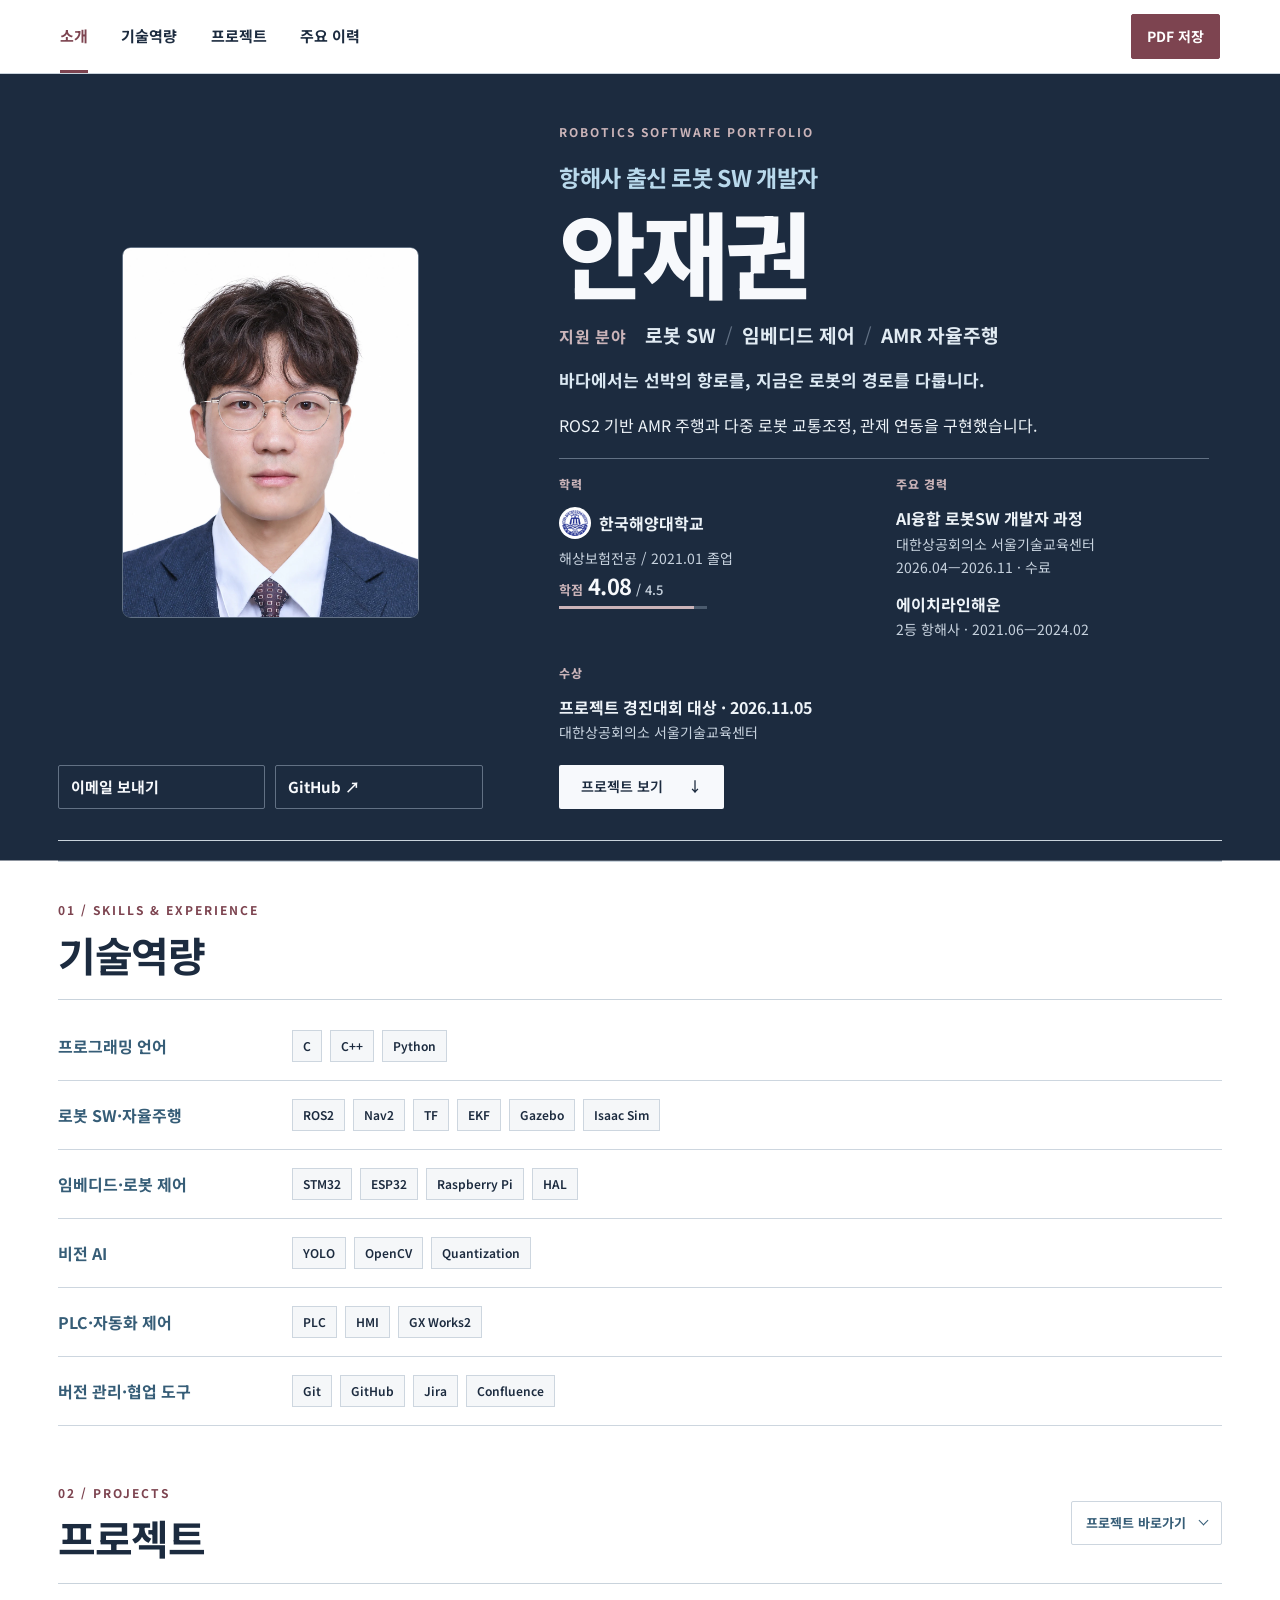
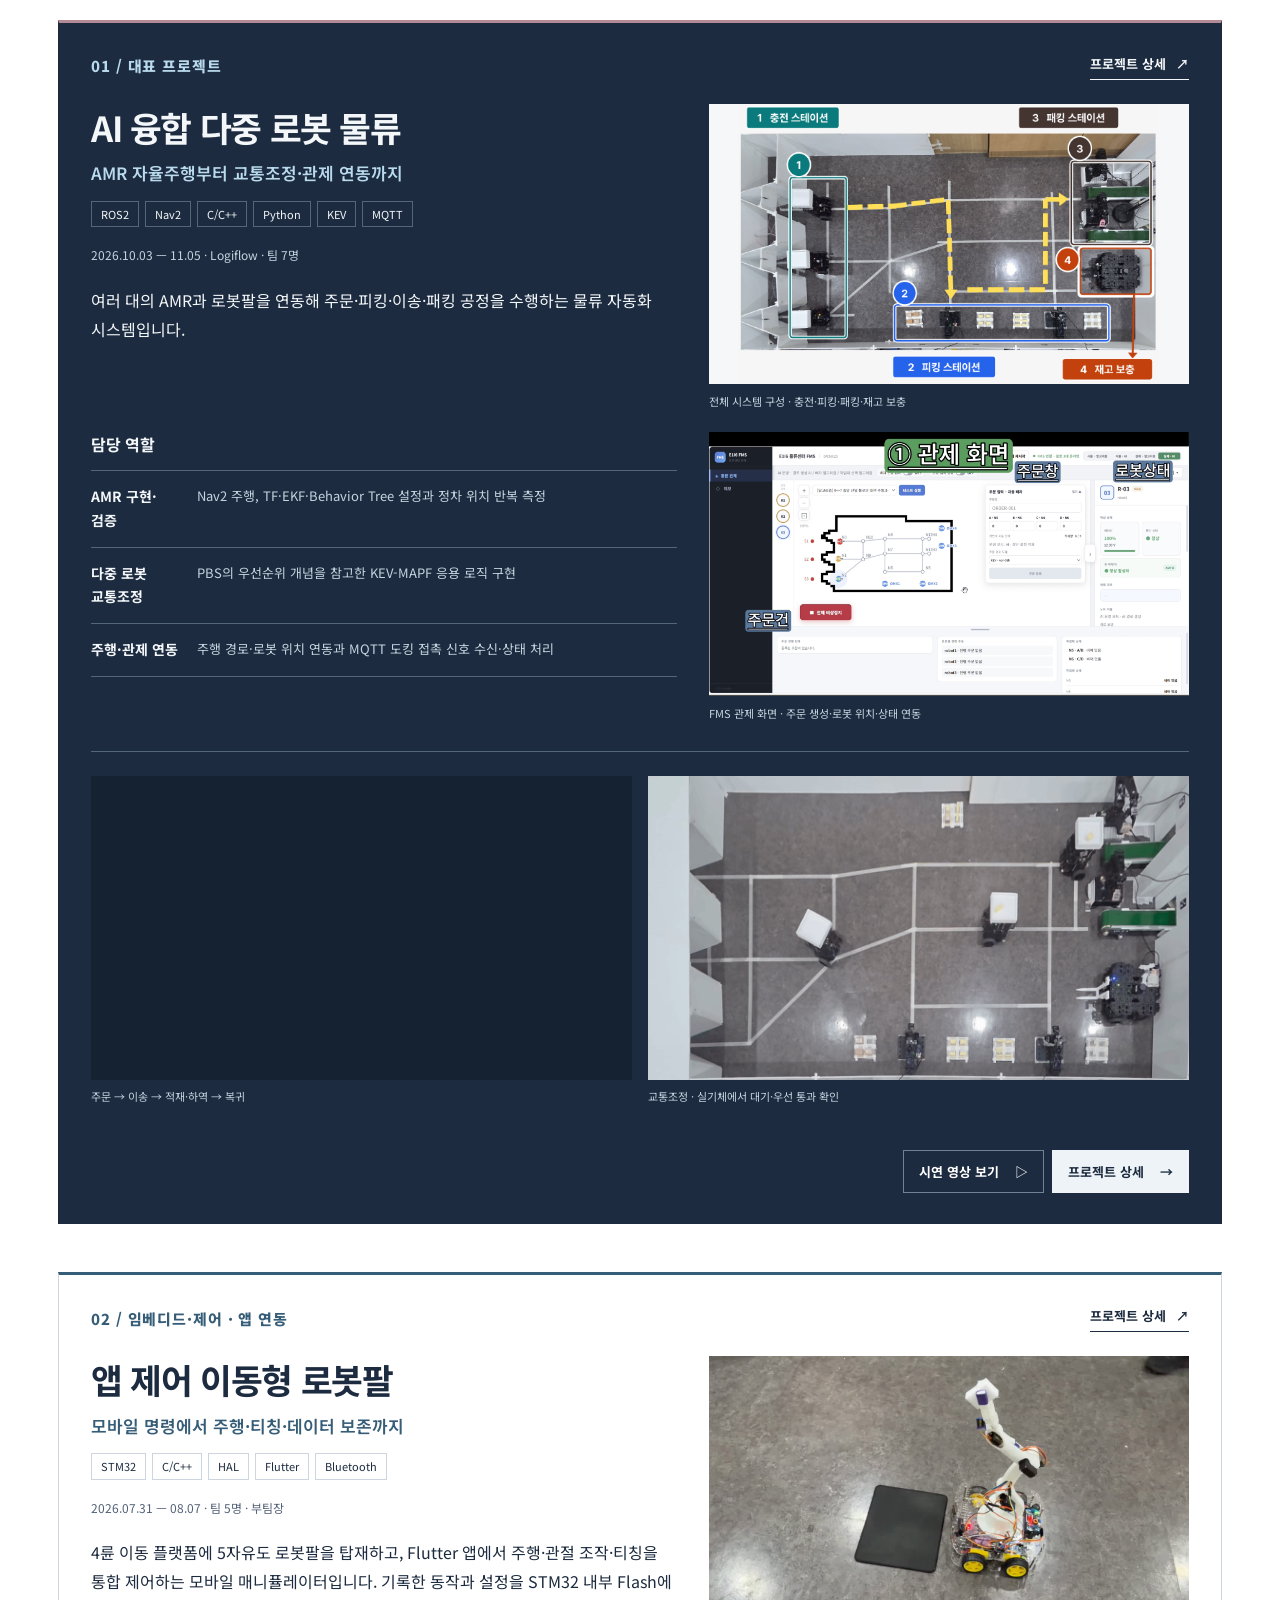
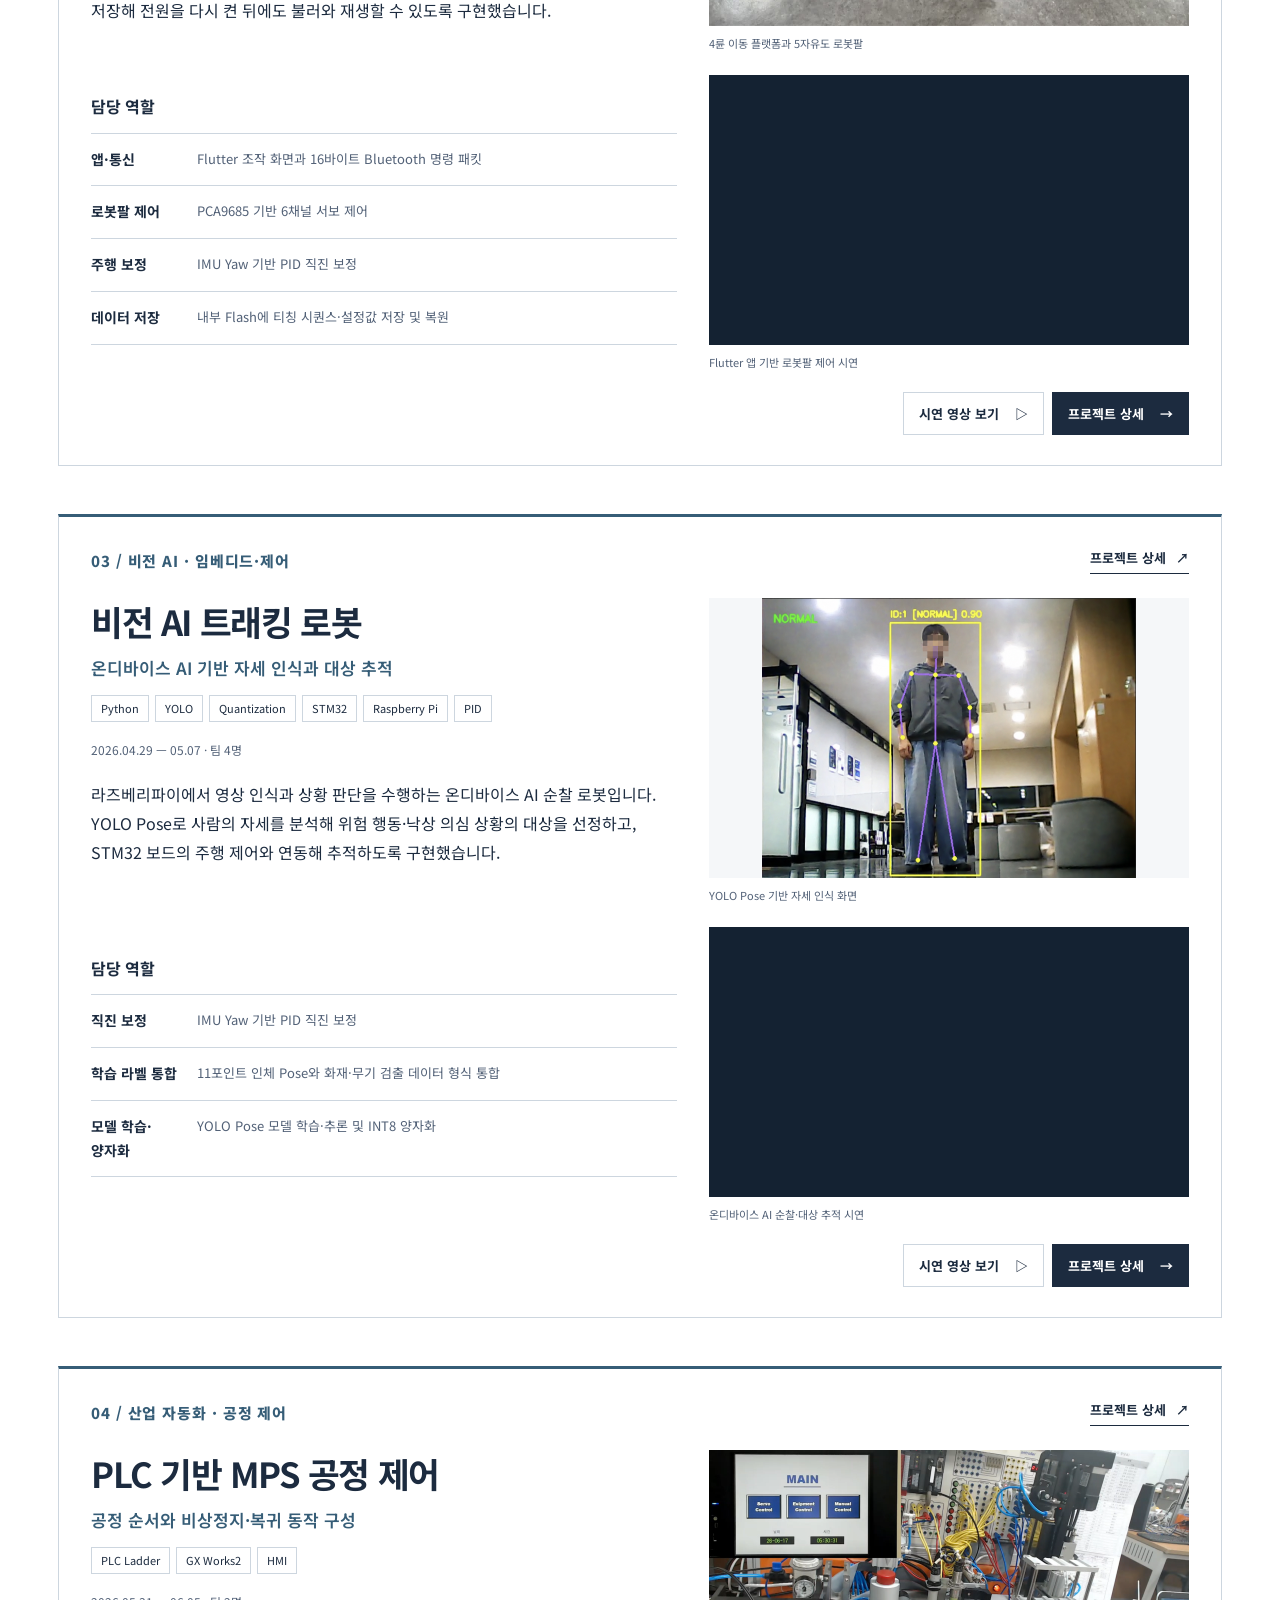
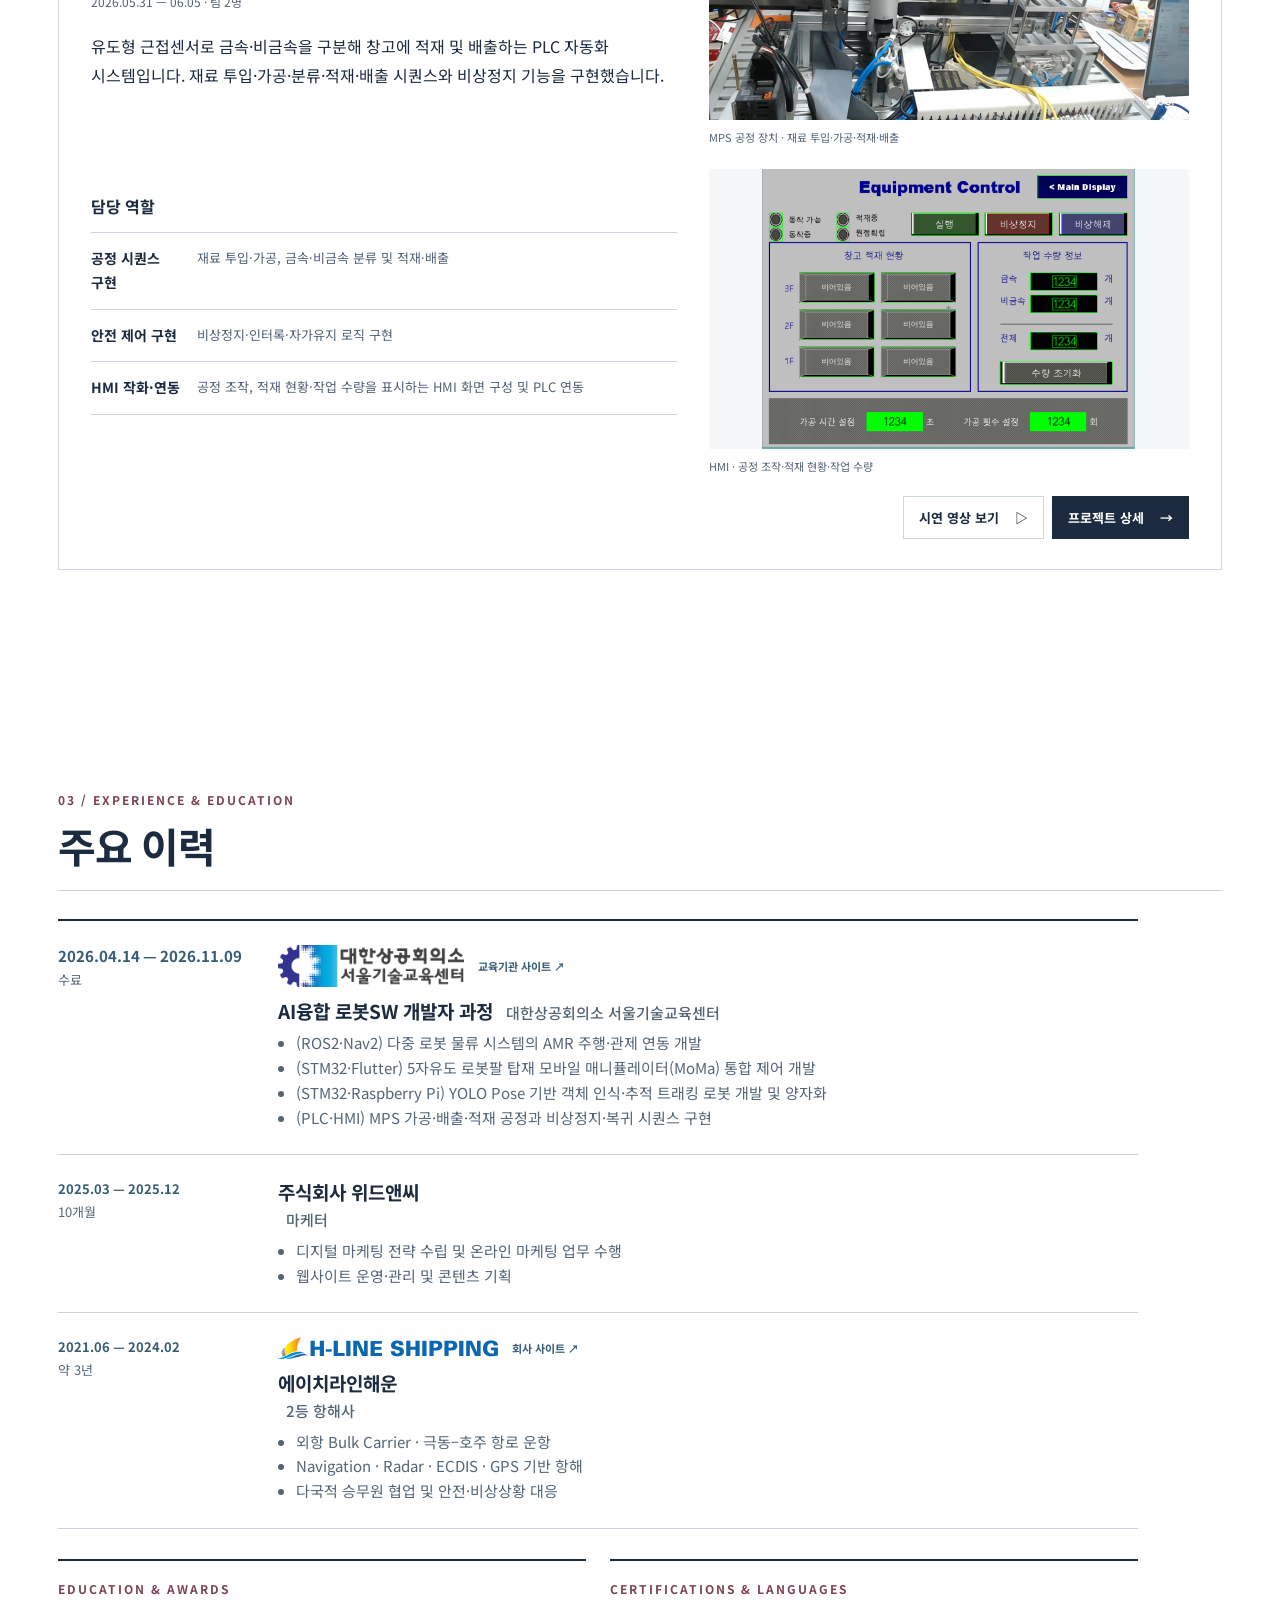
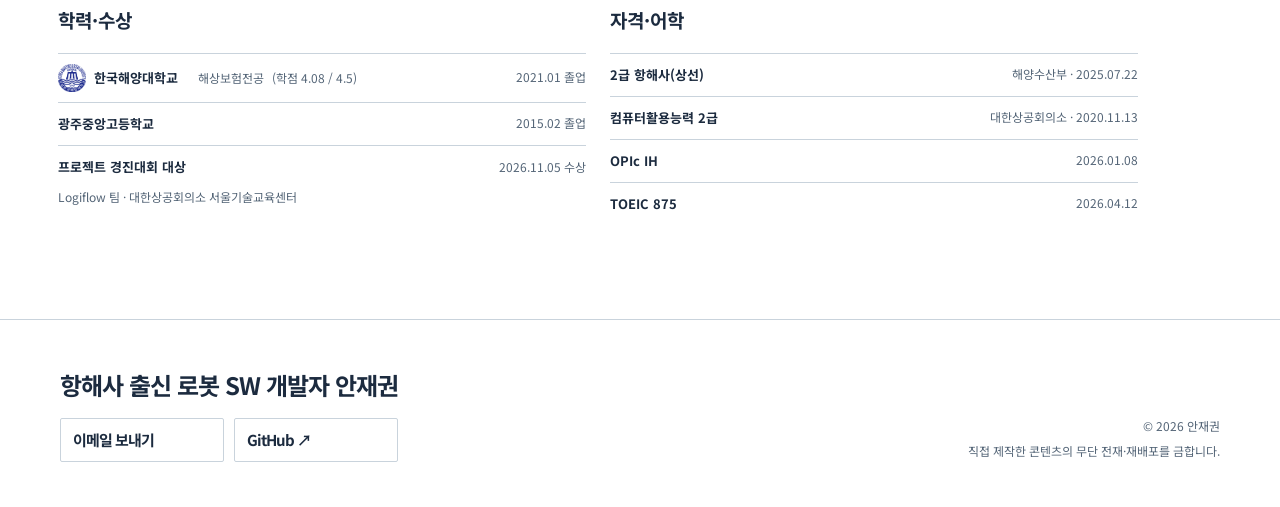
<file: index.html>
<!doctype html>
<html lang="ko" data-theme="cobalt">

<head>
  <meta charset="utf-8">
  <meta name="viewport" content="width=device-width,initial-scale=1">
  <title>안재권 | Robotics Portfolio</title>
  <meta name="description" content="AMR 주행·위치추정과 관제 연동, 임베디드 제어, 비전 응용 프로젝트 포트폴리오">
  <link rel="icon" type="image/svg+xml" href="assets/favicon-w.svg?v=2">
  <link rel="stylesheet" href="style.css?v=4">
  <!-- Open Graph: link sharing preview -->
  <meta property="og:type" content="website">
  <meta property="og:locale" content="ko_KR">
  <meta property="og:site_name" content="안재권 포트폴리오">
  <meta property="og:title" content="안재권 | 로봇 SW 개발자">
  <meta property="og:description" content="ROS2·AMR 관제 연동과 STM32 제어 프로젝트">
  <meta property="og:url" content="https://woozoo-studio.github.io/">
  <meta property="og:image" content="https://woozoo-studio.github.io/assets/og-portfolio-20261018.png">
  <meta property="og:image:type" content="image/png">
  <meta property="og:image:width" content="1731">
  <meta property="og:image:height" content="909">
  <meta property="og:image:alt" content="안재권, 로봇 SW 개발자. ROS2·AMR·STM32와 실제 다중 로봇 물류 프로젝트 사진.">
</head>

<body data-project-first>
  <a class="skip" href="#about">본문으로 이동</a>

  <header>
    <nav class="site-nav" aria-label="주요 메뉴">
      <a href="#about" class="active">소개</a>
      <a href="#skills">기술역량</a>
      <a href="#projects">프로젝트</a>
      <a href="#experience">주요 이력</a>
    </nav>

    <a class="print" href="print.html?v=20261114">PDF 저장</a>
  </header>

  <main>

    <section id="about" class="hero">

      <div class="hero-copy">
        <p class="eyebrow">ROBOTICS SOFTWARE PORTFOLIO</p>

        <div class="hero-title-row">
          <h1>
            <small>항해사 출신 로봇 SW 개발자</small>
            <span>안재권</span>
          </h1>

          <img class="mobile-headshot" src="assets/profile-photo.webp" alt="항해사 출신 로봇 SW 개발자 안재권 프로필 사진" width="1077"
            height="1460">
        </div>

        <div class="target-roles" aria-label="지원 분야">
          <strong>지원 분야</strong>
          <p><span>로봇 SW</span><span>임베디드 제어</span><span>AMR 자율주행</span></p>
        </div>

        <p class="intro">
          <strong>바다에서는 선박의 항로를, 지금은 로봇의 경로를 다룹니다.</strong>
        </p>

        <p class="hero-expertise">ROS2 기반 AMR 주행과 다중 로봇 교통조정, 관제 연동을 구현했습니다.</p>

        <div class="hero-background" aria-label="학력과 경력 요약">
          <div class="hero-background-group">
            <h2>학력</h2>
            <p class="degree-entry">
              <a class="school-identity" href="https://www.kmou.ac.kr/kmou/main.do" target="_blank" rel="noreferrer" aria-label="국립한국해양대학교 공식 홈페이지">
                <img src="assets/kmou-symbol.png" alt="" width="1195" height="1195">
                <strong>한국해양대학교</strong>
              </a>
              <span>해상보험전공 / 2021.01 졸업</span>
              <span class="gpa-mark">학점 <b>4.08</b><small>/ 4.5</small></span>
              <span class="gpa-meter" aria-hidden="true"><i></i></span>
            </p>
          </div>
          <div class="hero-background-group">
            <h2>주요 경력</h2>
            <p><strong>AI융합 로봇SW 개발자 과정</strong><span>대한상공회의소 서울기술교육센터</span><span>2026.04—2026.11 · 수료</span></p>
            <p><strong>에이치라인해운</strong><span>2등 항해사 · 2021.06—2024.02</span></p>
          </div>
          <div class="hero-background-group">
            <h2>수상</h2>
            <p><strong>프로젝트 경진대회 대상 · 2026.11.05</strong><span>대한상공회의소 서울기술교육센터</span></p>
          </div>
        </div>

      </div>

      <div class="portrait-column">
        <aside class="portrait">
          <div class="portrait-center">
            <img src="assets/profile-photo.webp" alt="항해사 출신 로봇 SW 개발자 안재권 프로필 사진" width="1077" height="1460">
          </div>
        </aside>

      </div>

      <div class="hero-actions">
        <div class="identity">
          <a class="contact-card contact-email" href="mailto:woozoo.dev@gmail.com">
            <strong>이메일 보내기</strong>
            <small>woozoo.dev@gmail.com</small>
          </a>
          <a class="contact-card contact-github" href="https://github.com/woozoo-studio" target="_blank" rel="noreferrer">
            <strong>GitHub ↗</strong>
            <small>github.com/woozoo-studio</small>
          </a>
        </div>
        <div class="actions">
          <a class="primary" href="#projects">프로젝트 보기 <span>↓</span></a>
        </div>
      </div>

      <div class="hero-foot" aria-hidden="true"></div>

    </section>


    <section id="skills">

      <div class="section-head">
        <div>
          <p class="eyebrow">01 / SKILLS &amp; EXPERIENCE</p>
          <h2>기술역량</h2>
        </div>
      </div>



      <div class="capability-grid skill-category-list">
        <article class="capability"><h3>프로그래밍 언어</h3><p class="capability-tech"><span>C</span><span>C++</span><span>Python</span></p></article>
        <article class="capability"><h3>로봇 SW·자율주행</h3><p class="capability-tech"><span>ROS2</span><span>Nav2</span><span>TF</span><span>EKF</span><span>Gazebo</span><span>Isaac Sim</span></p></article>
        <article class="capability"><h3>임베디드·로봇 제어</h3><p class="capability-tech"><span>STM32</span><span>ESP32</span><span>Raspberry Pi</span><span>HAL</span></p></article>
        <article class="capability"><h3>비전 AI</h3><p class="capability-tech"><span>YOLO</span><span>OpenCV</span><span>Quantization</span></p></article>
        <article class="capability"><h3>PLC·자동화 제어</h3><p class="capability-tech"><span>PLC</span><span>HMI</span><span>GX Works2</span></p></article>
        <article class="capability"><h3>버전 관리·협업 도구</h3><p class="capability-tech"><span>Git</span><span>GitHub</span><span>Jira</span><span>Confluence</span></p></article>
      </div>


      <div class="collaboration-strip">

        <h3>협업 도구</h3>

        <p class="collaboration-tools">
          <span>Git</span>
          <span>GitHub</span>
          <span>Jira</span>
          <span>Confluence</span>
        </p>

      </div>


    </section>


    <section id="projects" class="folio-projects"><div class="section-head"><div><p class="eyebrow">02 / PROJECTS</p><h2>프로젝트</h2></div><details class="folio-project-jump"><summary>프로젝트 바로가기 <span aria-hidden="true">⌄</span></summary><nav aria-label="프로젝트 바로가기"><a href="#project-featured"><span>01</span>AI 융합 다중 로봇 물류</a><a href="#project-embedded"><span>02</span>앱 제어 이동형 로봇팔</a><a href="#project-vision"><span>03</span>비전 AI 트래킹 로봇</a><a href="#project-plc"><span>04</span>PLC 기반 MPS 공정 제어</a></nav></details></div><article id="project-featured" class="folio-project folio-featured">
    <div class="folio-project-top"><span class="folio-index">01 / 대표 프로젝트</span><a class="folio-detail" href="projects/logiflow.html?v=20261114-projects">프로젝트 상세 <span aria-hidden="true">↗</span></a></div>
    <div class="folio-project-layout folio-with-work"><div class="folio-project-copy"><h3>AI 융합 다중 로봇 물류</h3><p class="folio-subtitle">AMR 자율주행부터 교통조정·관제 연동까지</p><ul class="folio-tags"><li>ROS2</li><li>Nav2</li><li>C/C++</li><li>Python</li><li>KEV</li><li>MQTT</li></ul><p class="folio-meta">2026.10.03 — 11.05 · Logiflow · 팀 7명</p><p class="folio-summary">여러 대의 AMR과 로봇팔을 연동해 주문·피킹·이송·패킹 공정을 수행하는 물류 자동화 시스템입니다.</p></div><div class="folio-stacked-screens"><figure><img src="assets/logiflow-system-route-layout.png" alt="전체 시스템 구성 · 충전·피킹·패킹·재고 보충" loading="lazy"><figcaption>전체 시스템 구성 · 충전·피킹·패킹·재고 보충</figcaption></figure><figure><img src="assets/fms-dashboard-final.png" alt="FMS 관제 화면 · 주문 생성·로봇 위치·상태 연동" loading="lazy"><figcaption>FMS 관제 화면 · 주문 생성·로봇 위치·상태 연동</figcaption></figure></div><div class="folio-main-work"><h4 class="folio-main-work-title">담당 역할</h4><dl class="folio-contributions folio-work-rows"><div><dt>AMR 구현·검증</dt><dd>Nav2 주행, TF·EKF·Behavior Tree 설정과 정차 위치 반복 측정</dd></div><div><dt>다중 로봇 교통조정</dt><dd>PBS의 우선순위 개념을 참고한 KEV-MAPF 응용 로직 구현</dd></div><div><dt>주행·관제 연동</dt><dd>주행 경로·로봇 위치 연동과 MQTT 도킹 접촉 신호 수신·상태 처리</dd></div></dl></div></div>


    <div class="folio-evidence-strip"><figure><div class="folio-player"><iframe src="https://www.youtube-nocookie.com/embed/zMlgDwmd75g" title="Logiflow 전체 공정 최종 시연" loading="lazy" referrerpolicy="strict-origin-when-cross-origin" allow="accelerometer; autoplay; encrypted-media; gyroscope; picture-in-picture" allowfullscreen></iframe></div><figcaption>주문 → 이송 → 적재·하역 → 복귀</figcaption></figure><figure><a href="assets/traffic-coordination.gif" target="_blank" rel="noreferrer"><img src="assets/traffic-coordination.gif" alt="마주 오는 로봇의 대기·우선 통과 교통조정 시연" loading="lazy"></a><figcaption>교통조정 · 실기체에서 대기·우선 통과 확인</figcaption></figure></div>
    <div class="folio-project-bottom"><div class="folio-project-actions"><a class="folio-button" href="projects/logiflow.html?v=20261114-projects#demo">시연 영상 보기 <span aria-hidden="true">▷</span></a><a class="folio-button folio-button-primary" href="projects/logiflow.html?v=20261114-projects">프로젝트 상세 <span aria-hidden="true">→</span></a></div></div>
  </article><article id="project-embedded" class="folio-project">
    <div class="folio-project-top"><span class="folio-index">02 / 임베디드·제어 · 앱 연동</span><a class="folio-detail" href="projects/mobile-manipulator.html?v=20261114-projects">프로젝트 상세 <span aria-hidden="true">↗</span></a></div>
    <div class="folio-project-layout folio-with-work"><div class="folio-project-copy"><h3>앱 제어 이동형 로봇팔</h3><p class="folio-subtitle">모바일 명령에서 주행·티칭·데이터 보존까지</p><ul class="folio-tags"><li>STM32</li><li>C/C++</li><li>HAL</li><li>Flutter</li><li>Bluetooth</li></ul><p class="folio-meta">2026.07.31 — 08.07 · 팀 5명 · 부팀장</p><p class="folio-summary">4륜 이동 플랫폼에 5자유도 로봇팔을 탑재하고, Flutter 앱에서 주행·관절 조작·티칭을 통합 제어하는 모바일 매니퓰레이터입니다. 기록한 동작과 설정을 STM32 내부 Flash에 저장해 전원을 다시 켠 뒤에도 불러와 재생할 수 있도록 구현했습니다.</p></div><div class="folio-stacked-screens"><figure><img src="assets/robot.jpeg" alt="4륜 이동 플랫폼과 5자유도 로봇팔" loading="lazy"><figcaption>4륜 이동 플랫폼과 5자유도 로봇팔</figcaption></figure><figure><div class="folio-player"><iframe src="https://www.youtube-nocookie.com/embed/isyhQvfVqWs" title="Flutter 앱 기반 로봇팔 제어 시연" loading="lazy" allowfullscreen></iframe></div><figcaption>Flutter 앱 기반 로봇팔 제어 시연</figcaption></figure></div><div class="folio-main-work"><h4 class="folio-main-work-title">담당 역할</h4><dl class="folio-contributions folio-work-rows"><div><dt>앱·통신</dt><dd>Flutter 조작 화면과 16바이트 Bluetooth 명령 패킷</dd></div><div><dt>로봇팔 제어</dt><dd>PCA9685 기반 6채널 서보 제어</dd></div><div><dt>주행 보정</dt><dd>IMU Yaw 기반 PID 직진 보정</dd></div><div><dt>데이터 저장</dt><dd>내부 Flash에 티칭 시퀀스·설정값 저장 및 복원</dd></div></dl></div></div>



    <div class="folio-project-bottom"><div class="folio-project-actions"><a class="folio-button" href="projects/mobile-manipulator.html?v=20261114-projects#demo">시연 영상 보기 <span aria-hidden="true">▷</span></a><a class="folio-button folio-button-primary" href="projects/mobile-manipulator.html?v=20261114-projects">프로젝트 상세 <span aria-hidden="true">→</span></a></div></div>
  </article><article id="project-vision" class="folio-project">
    <div class="folio-project-top"><span class="folio-index">03 / 비전 AI · 임베디드·제어</span><a class="folio-detail" href="projects/vision-tracking.html?v=20261114-projects">프로젝트 상세 <span aria-hidden="true">↗</span></a></div>
    <div class="folio-project-layout folio-with-work"><div class="folio-project-copy"><h3>비전 AI 트래킹 로봇</h3><p class="folio-subtitle">온디바이스 AI 기반 자세 인식과 대상 추적</p><ul class="folio-tags"><li>Python</li><li>YOLO</li><li>Quantization</li><li>STM32</li><li>Raspberry Pi</li><li>PID</li></ul><p class="folio-meta">2026.04.29 — 05.07 · 팀 4명</p><p class="folio-summary">라즈베리파이에서 영상 인식과 상황 판단을 수행하는 온디바이스 AI 순찰 로봇입니다. YOLO Pose로 사람의 자세를 분석해 위험 행동·낙상 의심 상황의 대상을 선정하고, STM32 보드의 주행 제어와 연동해 추적하도록 구현했습니다.</p></div><div class="folio-stacked-screens"><figure><img src="assets/tracking-pose-demo-mosaic.png" alt="YOLO Pose 기반 자세 인식 화면" loading="lazy"><figcaption>YOLO Pose 기반 자세 인식 화면</figcaption></figure><figure><div class="folio-player"><iframe src="https://www.youtube-nocookie.com/embed/0Xhue5Aivyg" title="온디바이스 AI 순찰·대상 추적 시연" loading="lazy" allowfullscreen></iframe></div><figcaption>온디바이스 AI 순찰·대상 추적 시연</figcaption></figure></div><div class="folio-main-work"><h4 class="folio-main-work-title">담당 역할</h4><dl class="folio-contributions folio-work-rows"><div><dt>직진 보정</dt><dd>IMU Yaw 기반 PID 직진 보정</dd></div><div><dt>학습 라벨 통합</dt><dd>11포인트 인체 Pose와 화재·무기 검출 데이터 형식 통합</dd></div><div><dt>모델 학습·양자화</dt><dd>YOLO Pose 모델 학습·추론 및 INT8 양자화</dd></div></dl></div></div>



    <div class="folio-project-bottom"><div class="folio-project-actions"><a class="folio-button" href="projects/vision-tracking.html?v=20261114-projects#demo">시연 영상 보기 <span aria-hidden="true">▷</span></a><a class="folio-button folio-button-primary" href="projects/vision-tracking.html?v=20261114-projects">프로젝트 상세 <span aria-hidden="true">→</span></a></div></div>
  </article><article id="project-plc" class="folio-project">
    <div class="folio-project-top"><span class="folio-index">04 / 산업 자동화 · 공정 제어</span><a class="folio-detail" href="projects/plc-automation.html?v=20261114-projects">프로젝트 상세 <span aria-hidden="true">↗</span></a></div>
    <div class="folio-project-layout folio-with-work"><div class="folio-project-copy"><h3>PLC 기반 MPS 공정 제어</h3><p class="folio-subtitle">공정 순서와 비상정지·복귀 동작 구성</p><ul class="folio-tags"><li>PLC Ladder</li><li>GX Works2</li><li>HMI</li></ul><p class="folio-meta">2026.05.31 — 06.05 · 팀 2명</p><p class="folio-summary">유도형 근접센서로 금속·비금속을 구분해 창고에 적재 및 배출하는 PLC 자동화 시스템입니다. 재료 투입·가공·분류·적재·배출 시퀀스와 비상정지 기능을 구현했습니다.</p></div><div class="folio-stacked-screens"><figure><img src="assets/plc.png" alt="MPS 공정 장치 · 재료 투입·가공·적재·배출" loading="lazy"><figcaption>MPS 공정 장치 · 재료 투입·가공·적재·배출</figcaption></figure><figure><img src="assets/plc-hmi-equipment.png" alt="HMI · 공정 조작·적재 현황·작업 수량" loading="lazy"><figcaption>HMI · 공정 조작·적재 현황·작업 수량</figcaption></figure></div><div class="folio-main-work"><h4 class="folio-main-work-title">담당 역할</h4><dl class="folio-contributions folio-work-rows"><div><dt>공정 시퀀스 구현</dt><dd>재료 투입·가공, 금속·비금속 분류 및 적재·배출</dd></div><div><dt>안전 제어 구현</dt><dd>비상정지·인터록·자가유지 로직 구현</dd></div><div><dt>HMI 작화·연동</dt><dd>공정 조작, 적재 현황·작업 수량을 표시하는 HMI 화면 구성 및 PLC 연동</dd></div></dl></div></div>



    <div class="folio-project-bottom"><div class="folio-project-actions"><a class="folio-button" href="projects/plc-automation.html?v=20261114-projects#demo">시연 영상 보기 <span aria-hidden="true">▷</span></a><a class="folio-button folio-button-primary" href="projects/plc-automation.html?v=20261114-projects">프로젝트 상세 <span aria-hidden="true">→</span></a></div></div>
  </article></section>

    <section id="experience">

      <div class="section-head">
        <div>
          <p class="eyebrow">03 / EXPERIENCE &amp; EDUCATION</p>
          <h2>주요 이력</h2>
        </div>
      </div>


      <div class="timeline">

        <article>

          <div class="time">
            2026.04.14 — 2026.11.09
            <span>수료</span>
          </div>

          <div>
            <a class="company-ci" href="https://www.kccistc.net/" target="_blank" rel="noreferrer"
              aria-label="대한상공회의소 서울기술교육센터 공식 사이트">
              <img src="assets/kccistc-logo.png" alt="대한상공회의소 서울기술교육센터 CI" width="221" height="50">
              <span>교육기관 사이트 ↗</span>
            </a>
            <h3>AI융합 로봇SW 개발자 과정 <span class="job-title">대한상공회의소 서울기술교육센터</span></h3>
            <ul class="experience-points training-projects">
              <li>(ROS2·Nav2) 다중 로봇 물류 시스템의 AMR 주행·관제 연동 개발</li>
              <li>(STM32·Flutter) 5자유도 로봇팔 탑재 모바일 매니퓰레이터(MoMa) 통합 제어 개발</li>
              <li>(STM32·Raspberry Pi) YOLO Pose 기반 객체 인식·추적 트래킹 로봇 개발 및 양자화</li>
              <li>(PLC·HMI) MPS 가공·배출·적재 공정과 비상정지·복귀 시퀀스 구현</li>
            </ul>
          </div>

        </article>


        <article>

          <div class="time">
            2025.03 — 2025.12
            <span>10개월</span>
          </div>

          <div>
            <h3>
              <span class="company-name">주식회사 위드앤씨</span>
              <span class="job-title">마케터</span>
            </h3>

            <ul class="experience-points">
              <li>디지털 마케팅 전략 수립 및 온라인 마케팅 업무 수행</li>
              <li>웹사이트 운영·관리 및 콘텐츠 기획</li>
            </ul>
          </div>

        </article>


        <article>

          <div class="time">
            2021.06 — 2024.02
            <span>약 3년</span>
          </div>

          <div>
            <a class="company-ci hline-ci" href="https://www.h-lineshipping.com/" target="_blank" rel="noreferrer"
              aria-label="에이치라인해운 공식 홈페이지">
              <img src="assets/hline-shipping-logo.svg" alt="H-LINE SHIPPING CI" width="328" height="33">
              <span>회사 사이트 ↗</span>
            </a>
            <h3>
              <span class="company-name">에이치라인해운</span>
              <span class="job-title">2등 항해사</span>
            </h3>

            <ul class="experience-points">
              <li>외항 Bulk Carrier · 극동–호주 항로 운항</li>
              <li>Navigation · Radar · ECDIS · GPS 기반 항해</li>
              <li>다국적 승무원 협업 및 안전·비상상황 대응</li>
            </ul>
          </div>

        </article>

      </div>

    </section>

  </main>


  <footer>

    <div>
      <strong>
        항해사 출신 로봇 SW 개발자 <span>안재권</span>
      </strong>

      <div class="footer-contacts">

        <a class="contact-card contact-email" href="mailto:woozoo.dev@gmail.com">
          <strong>이메일 보내기</strong>
          <small>
            woozoo.dev@gmail.com
          </small>
        </a>

        <a class="contact-card contact-github" href="https://github.com/woozoo-studio" target="_blank" rel="noreferrer">
          <strong>GitHub ↗</strong>
          <small>github.com/woozoo-studio</small>
        </a>

      </div>
    </div>

    <span class="footer-legal">© 2026 안재권<small>직접 제작한 콘텐츠의 무단 전재·재배포를 금합니다.</small></span>

  </footer>

  <script src="app.js?v=40"></script>
  <link rel="stylesheet" href="web-refinement.css?v=54">
  <link rel="stylesheet" href="project-layout.css?v=10">

</body>

</html>
</file>
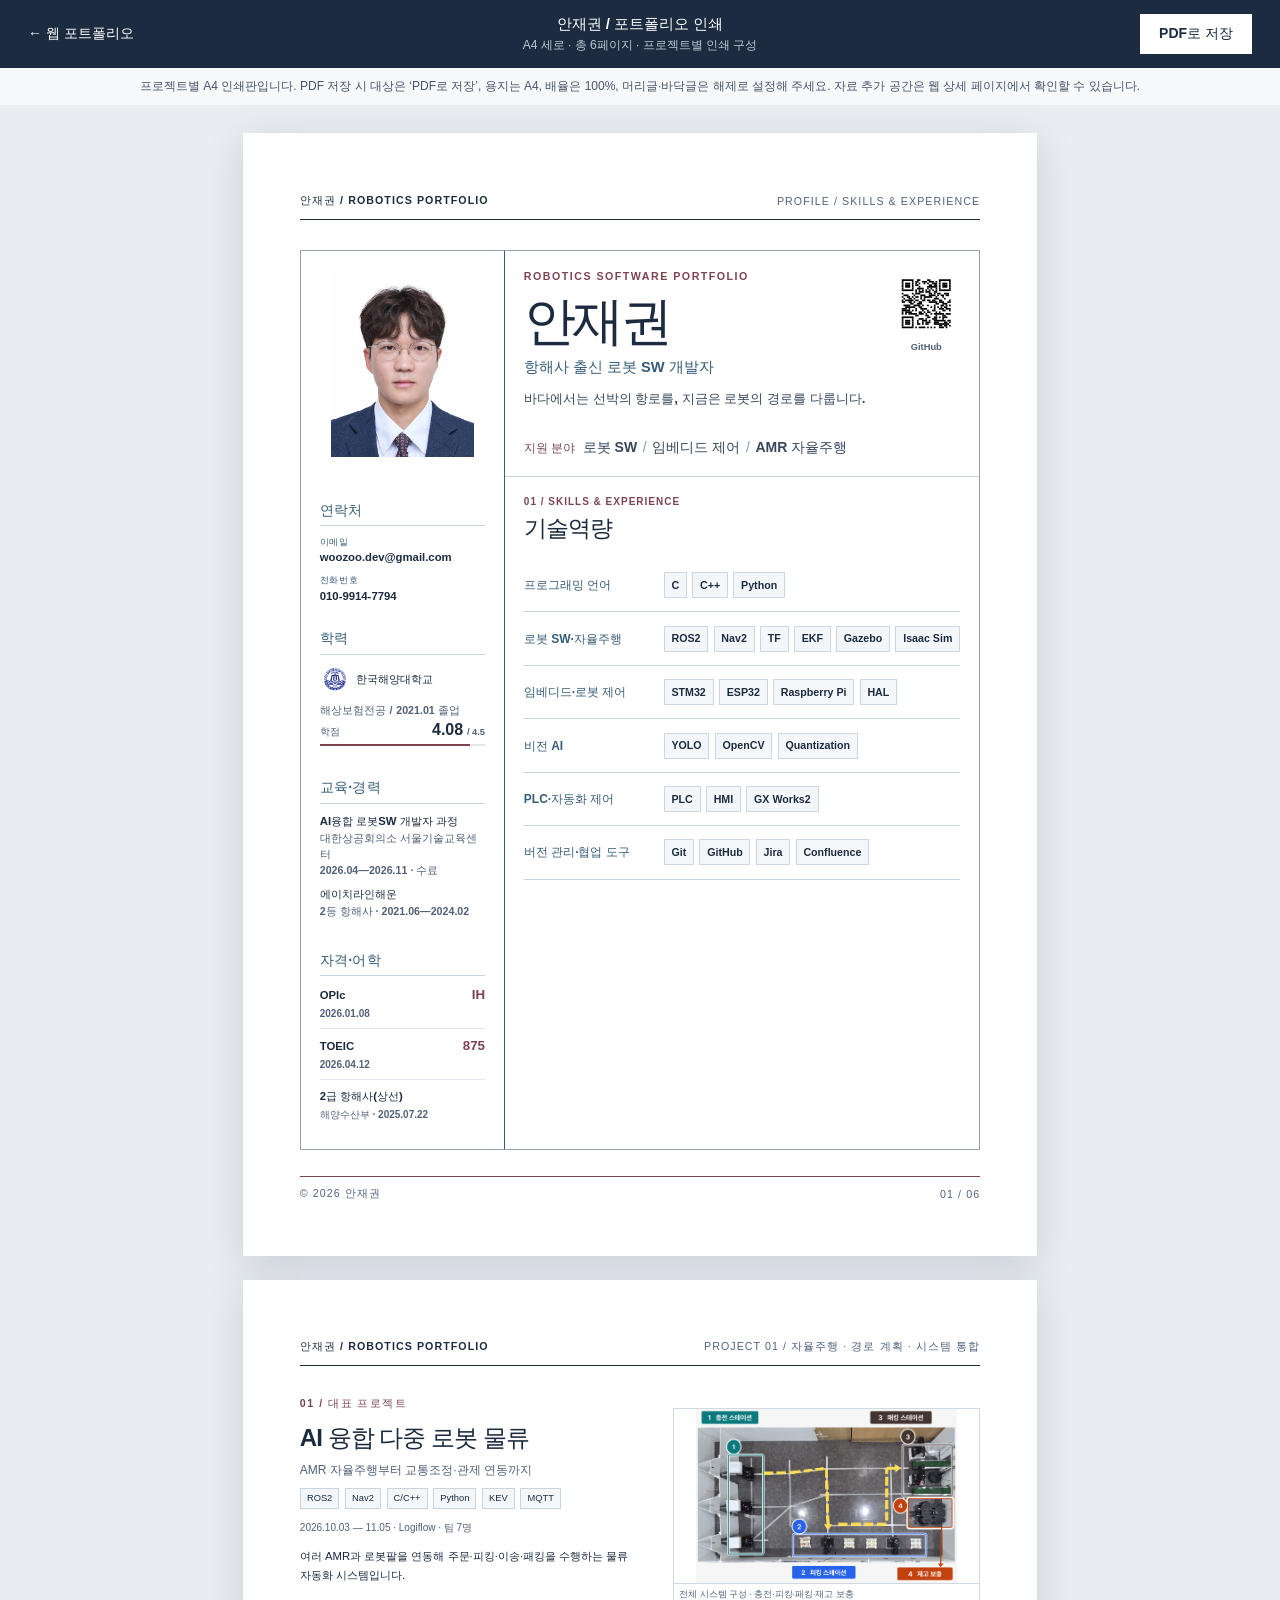
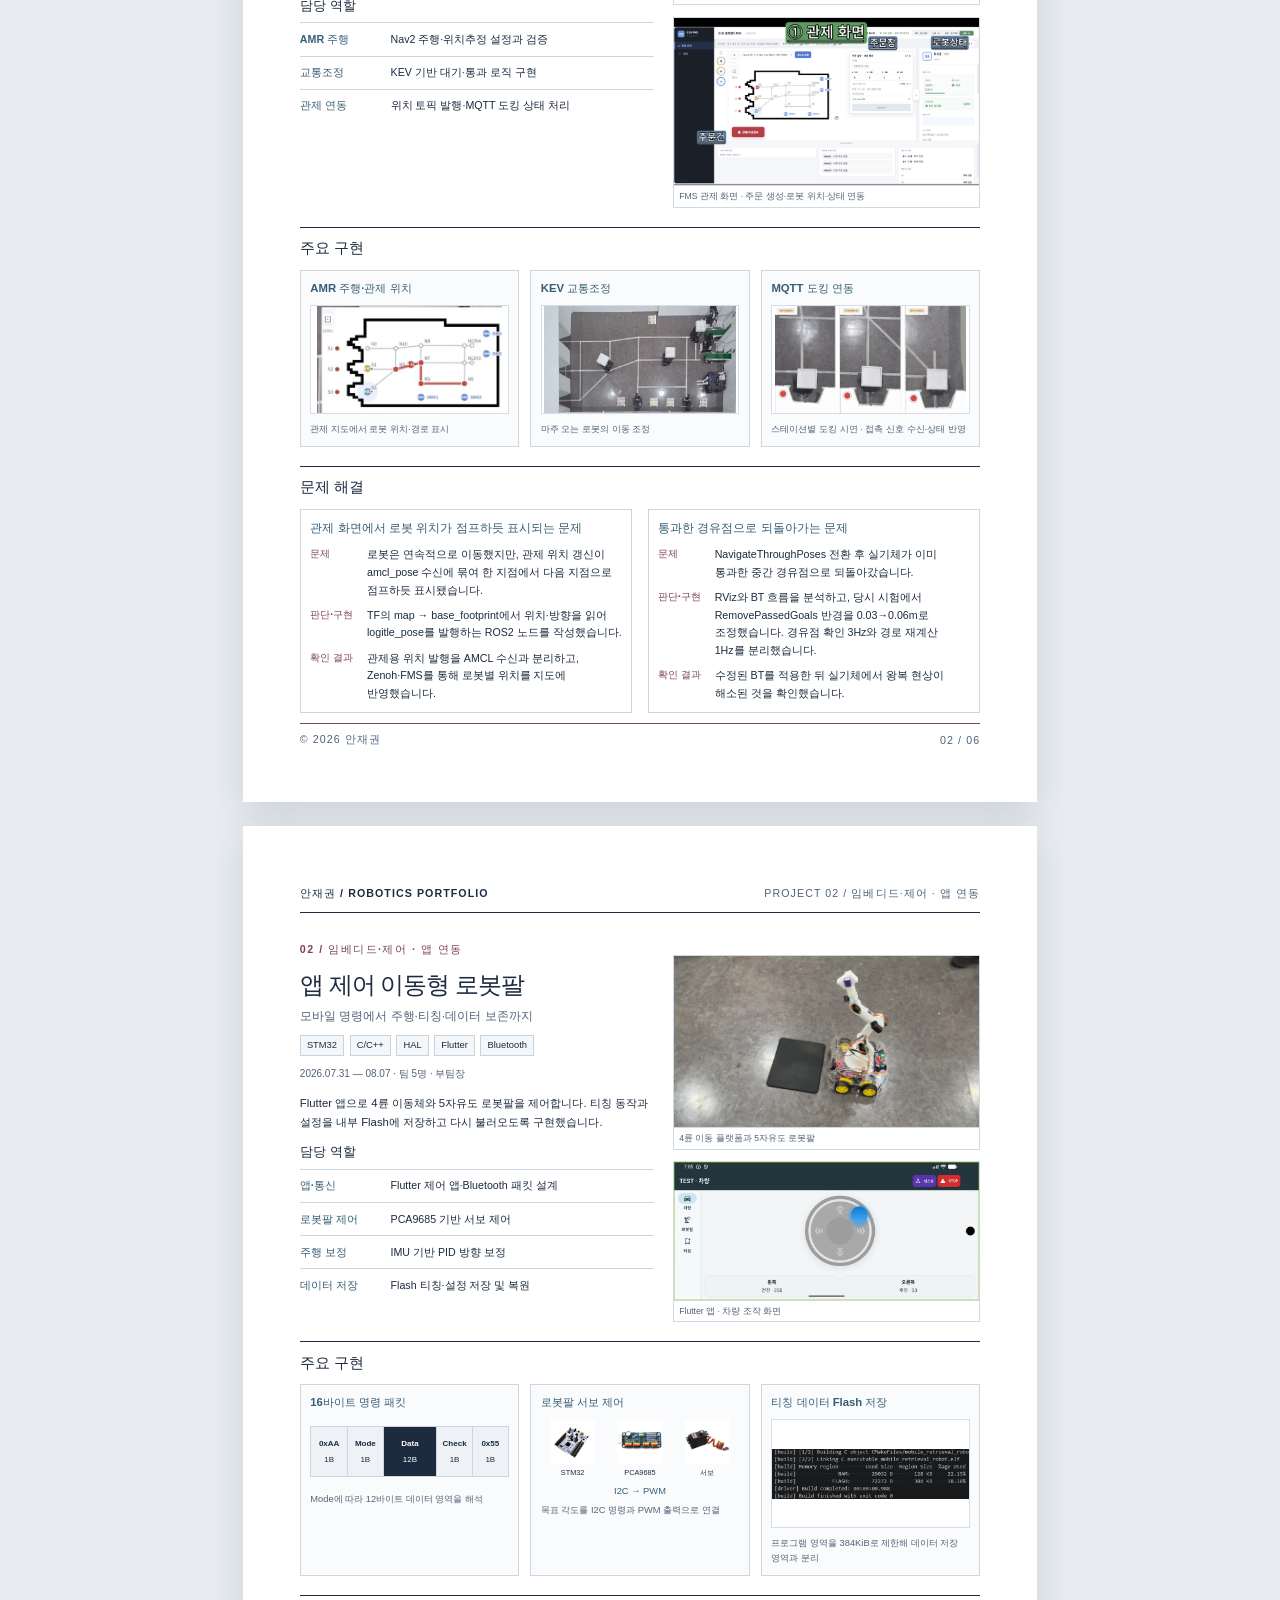
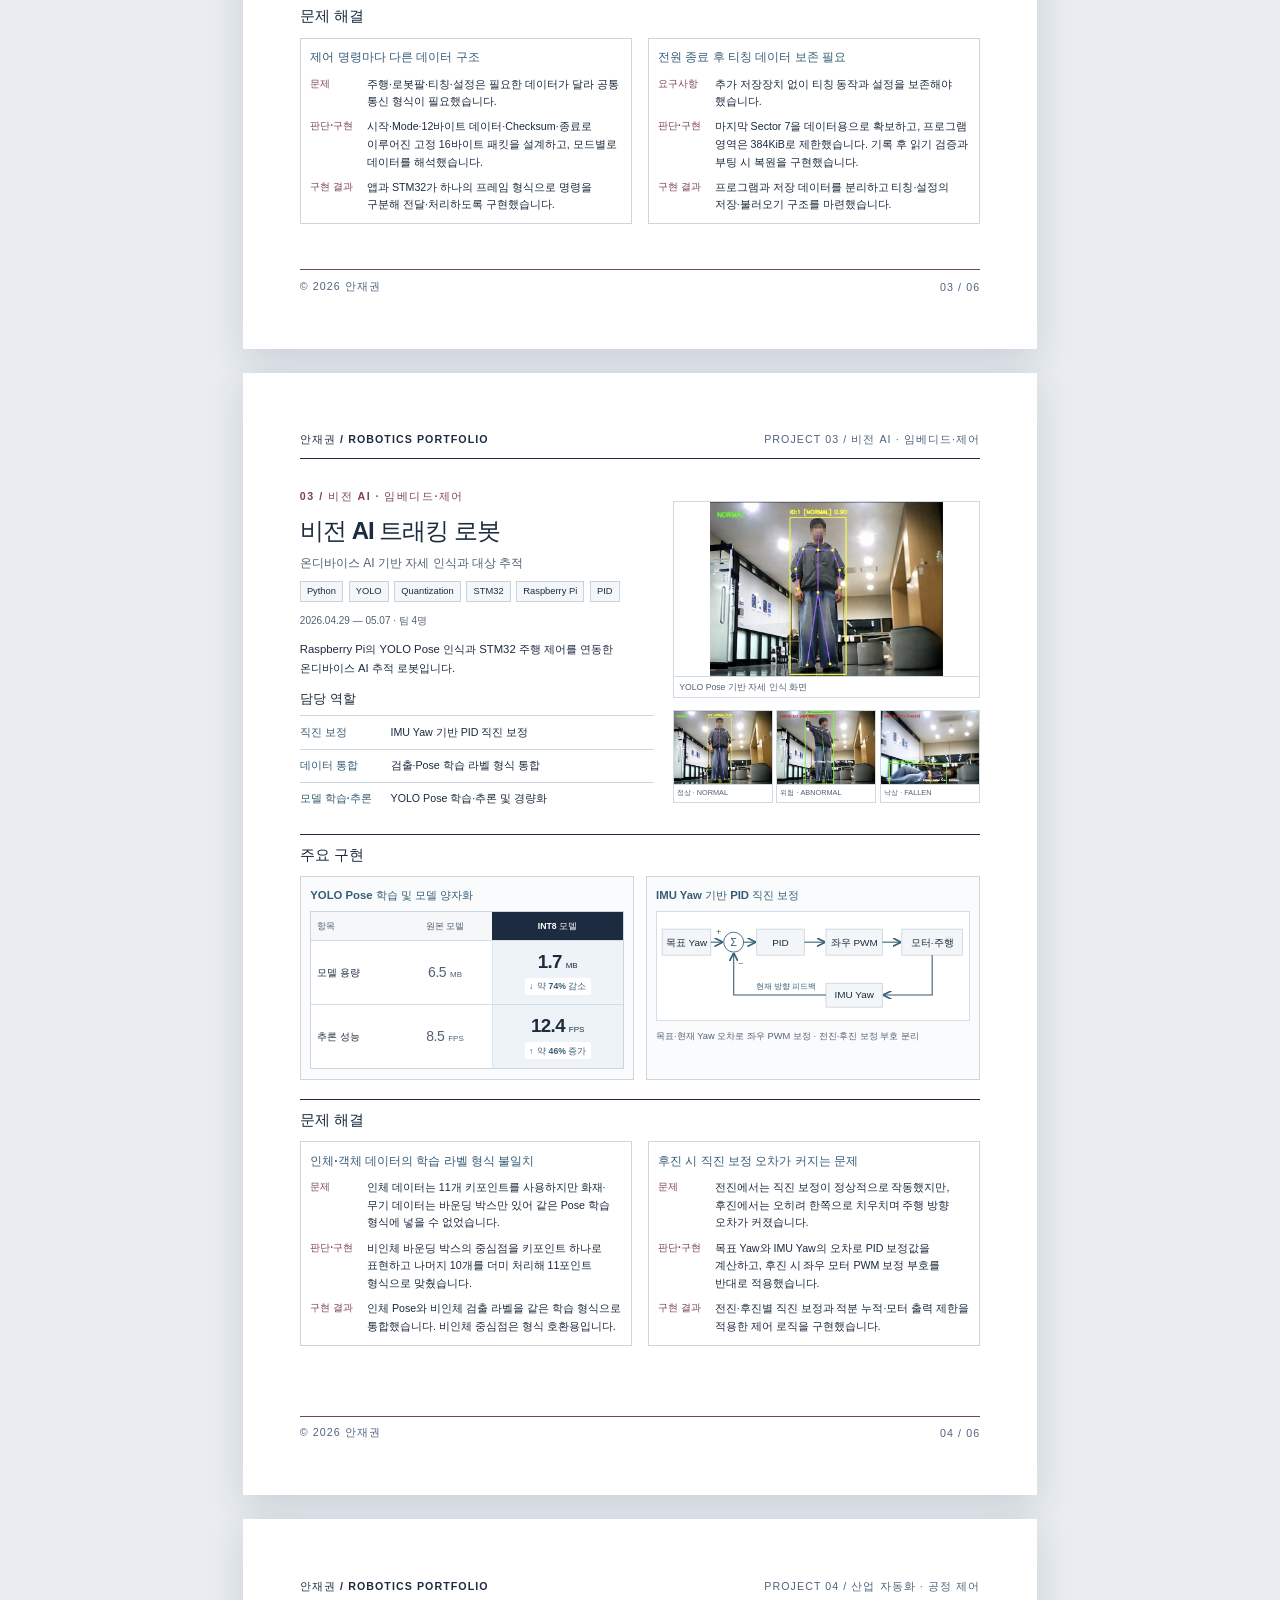
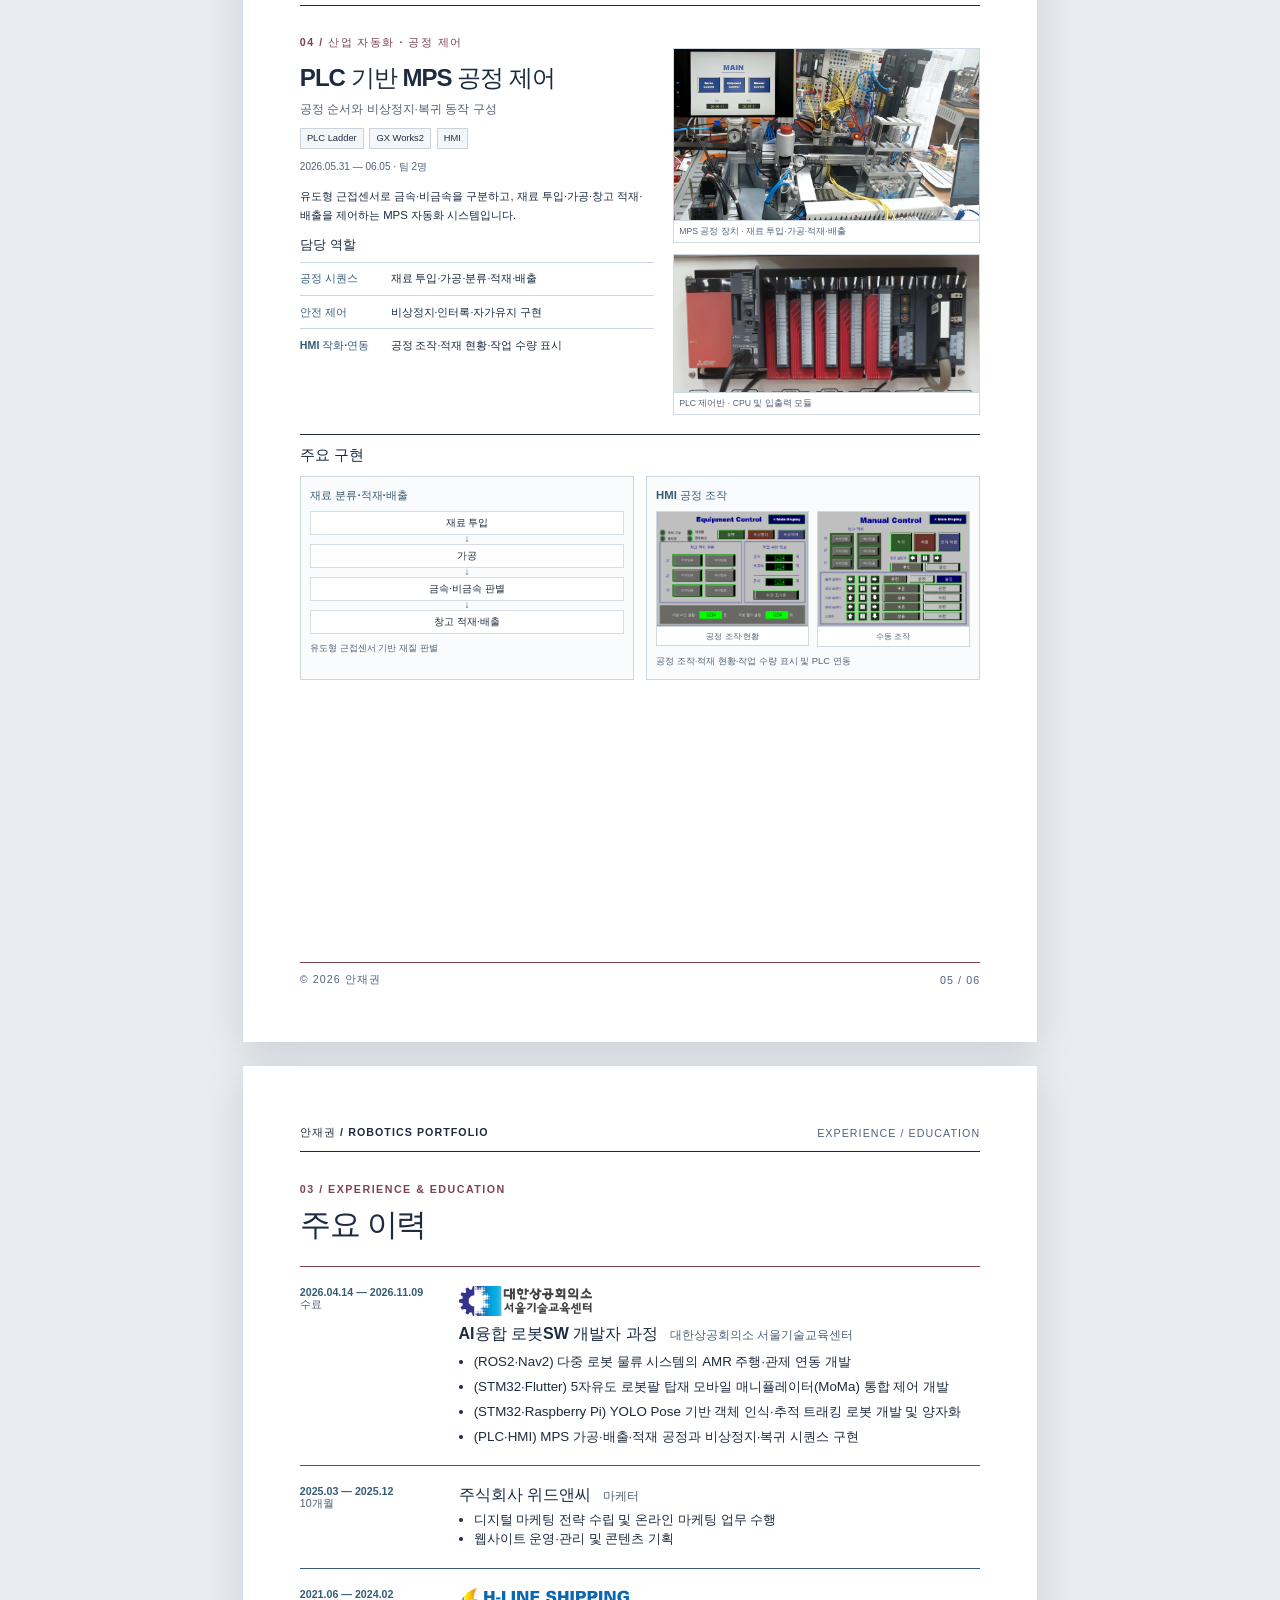
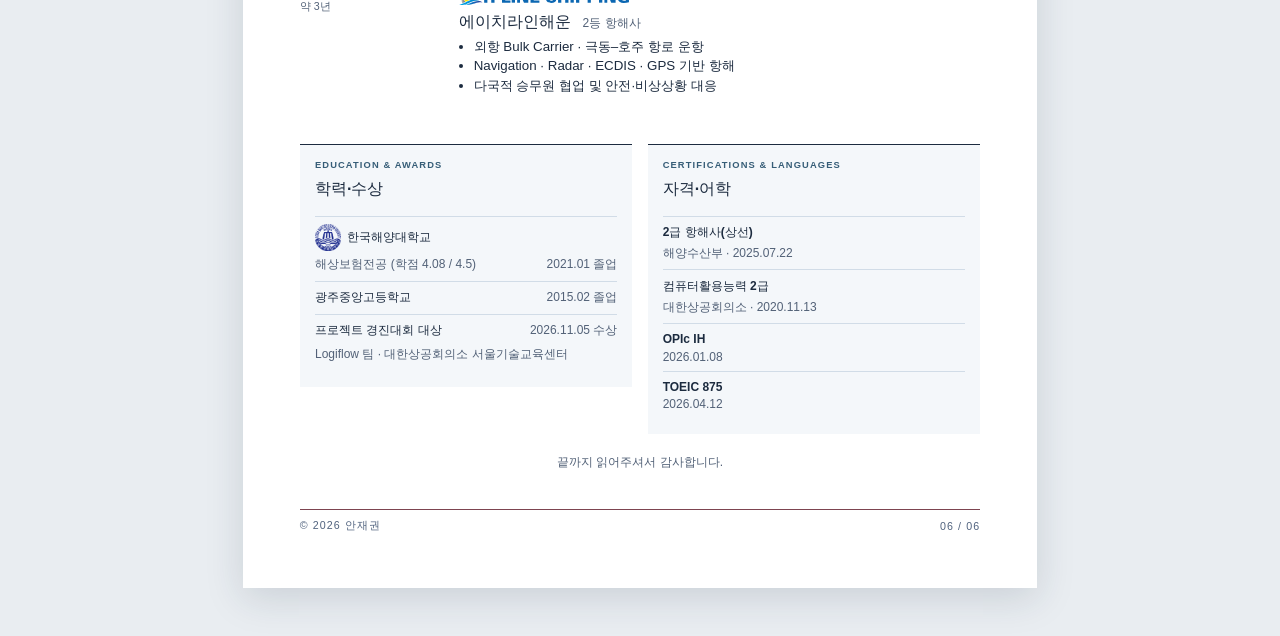
<file: print.html>
<!doctype html>
<html lang="ko">
<head>
  <meta charset="utf-8">
  <meta name="viewport" content="width=device-width, initial-scale=1">
  <title>[포트폴리오] 로봇SW개발자_안재권</title>
  <link rel="icon" type="image/svg+xml" href="assets/favicon-w.svg?v=2">
  <meta name="description" content="안재권 로봇 소프트웨어 포트폴리오 A4 인쇄 미리보기">
  <link rel="stylesheet" href="print.css?v=93">
  <link rel="stylesheet" href="print-projects.css?v=4">
  <script src="project-content.js?v=7" defer></script>
  <script src="print-projects.js?v=9" defer></script>
  <script src="print.js?v=70" defer></script>
</head>
<body>
  <header class="toolbar">
    <a href="index.html">← 웹 포트폴리오</a>
    <div>
      <strong>안재권 / 포트폴리오 인쇄</strong>
      <span id="print-status" role="status">웹 포트폴리오를 불러오는 중입니다.</span>
    </div>
    <button id="save-pdf" type="button" data-pdf-version="0948c7655aa1" disabled>PDF로 저장</button>
  </header>
  <p class="print-help">프로젝트별 A4 인쇄판입니다. PDF 저장 시 대상은 ‘PDF로 저장’, 용지는 A4, 배율은 100%, 머리글·바닥글은 해제로 설정해 주세요. 자료 추가 공간은 웹 상세 페이지에서 확인할 수 있습니다.</p>
  <main id="print-pages" aria-label="포트폴리오 A4 미리보기"></main>
  <iframe id="portfolio-source" src="index.html?print-source=20261117" title="인쇄용 내용 불러오기" hidden aria-hidden="true"></iframe>
  <noscript>인쇄 미리보기를 만들려면 JavaScript가 필요합니다.</noscript>
</body>
</html>
</file>
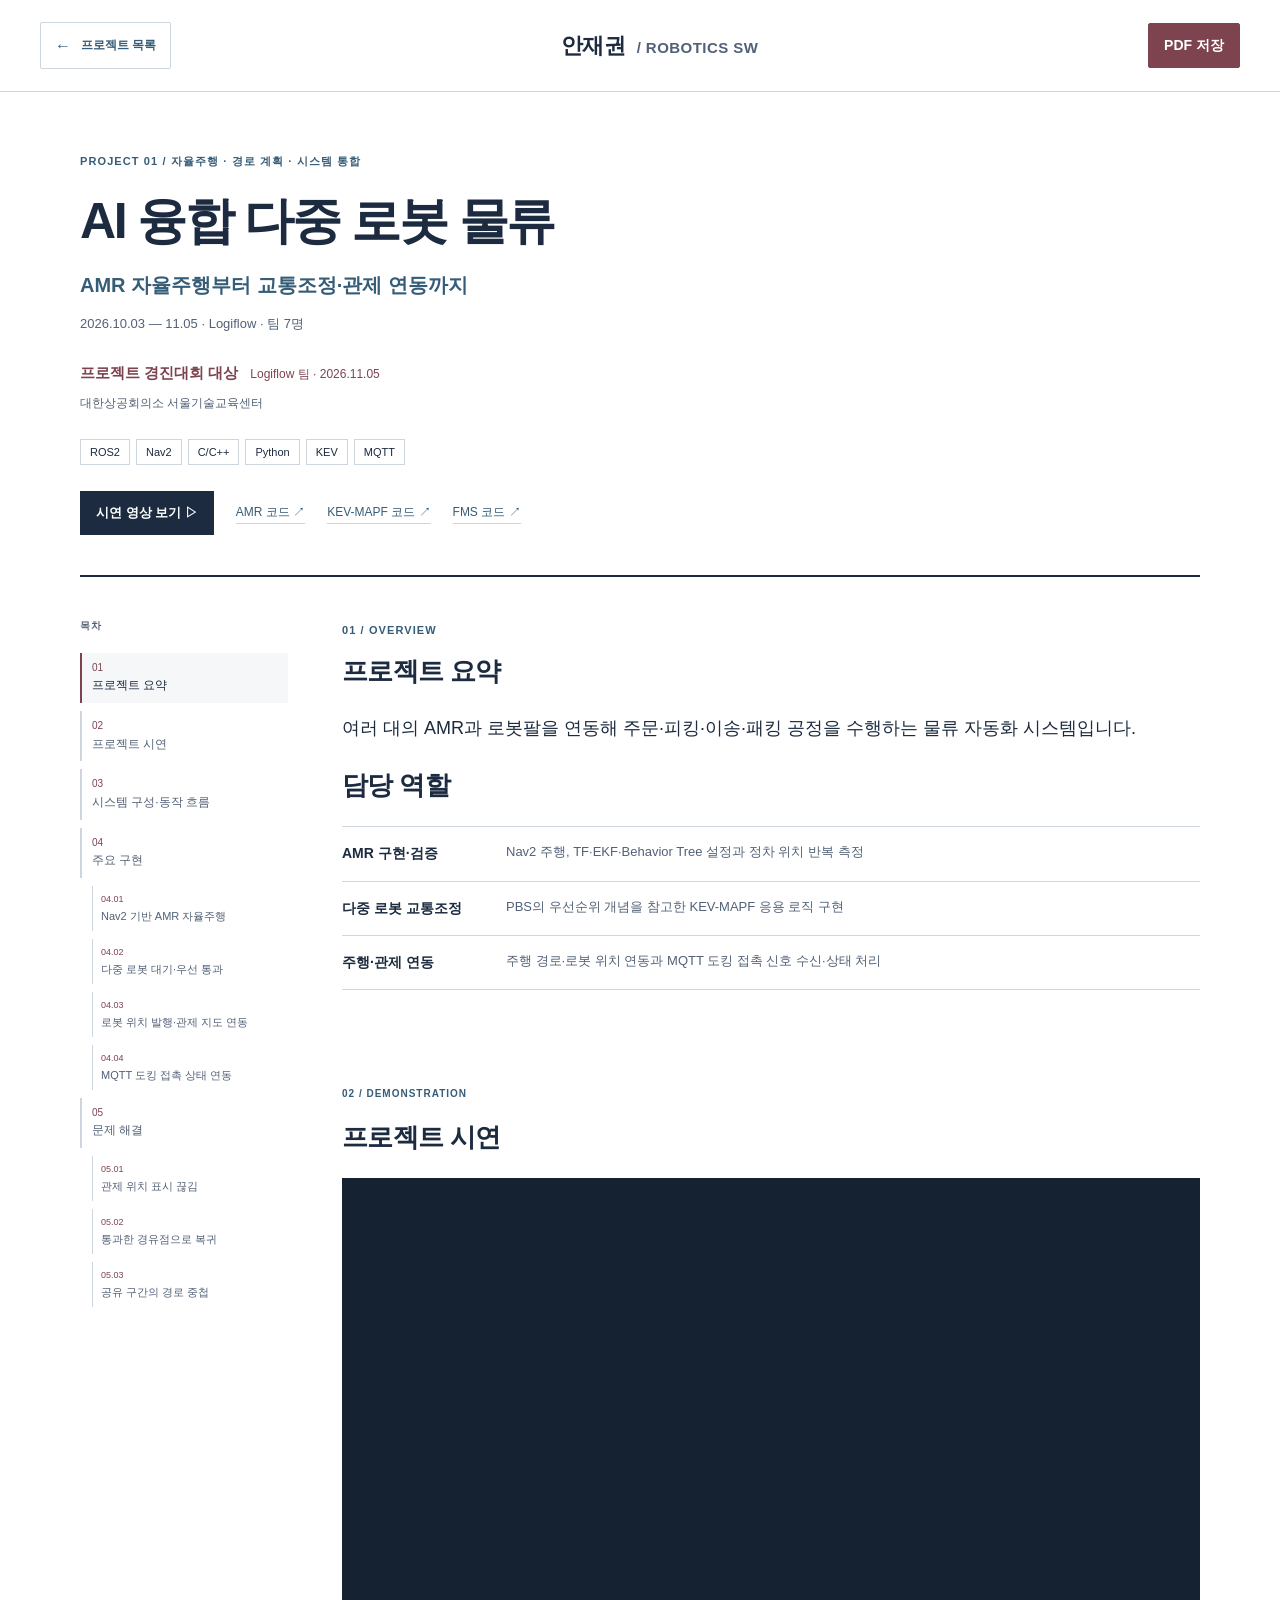
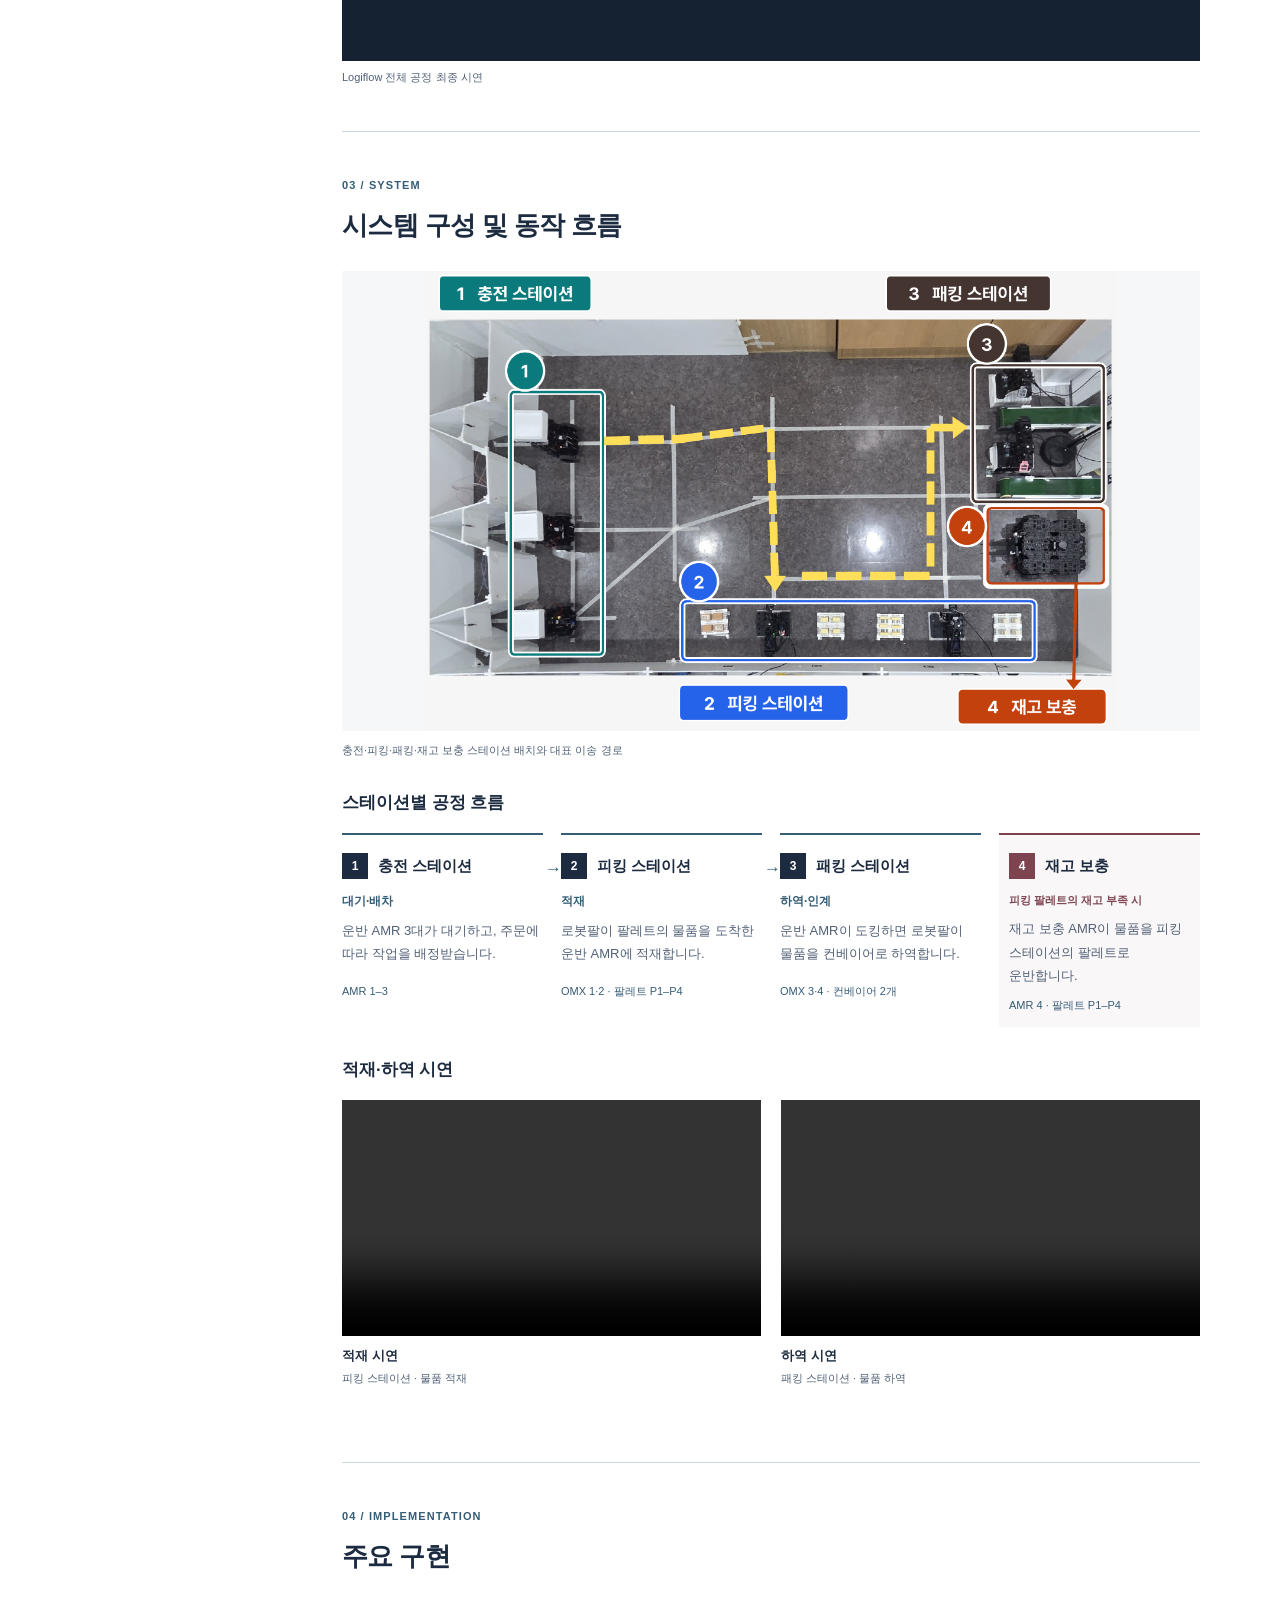
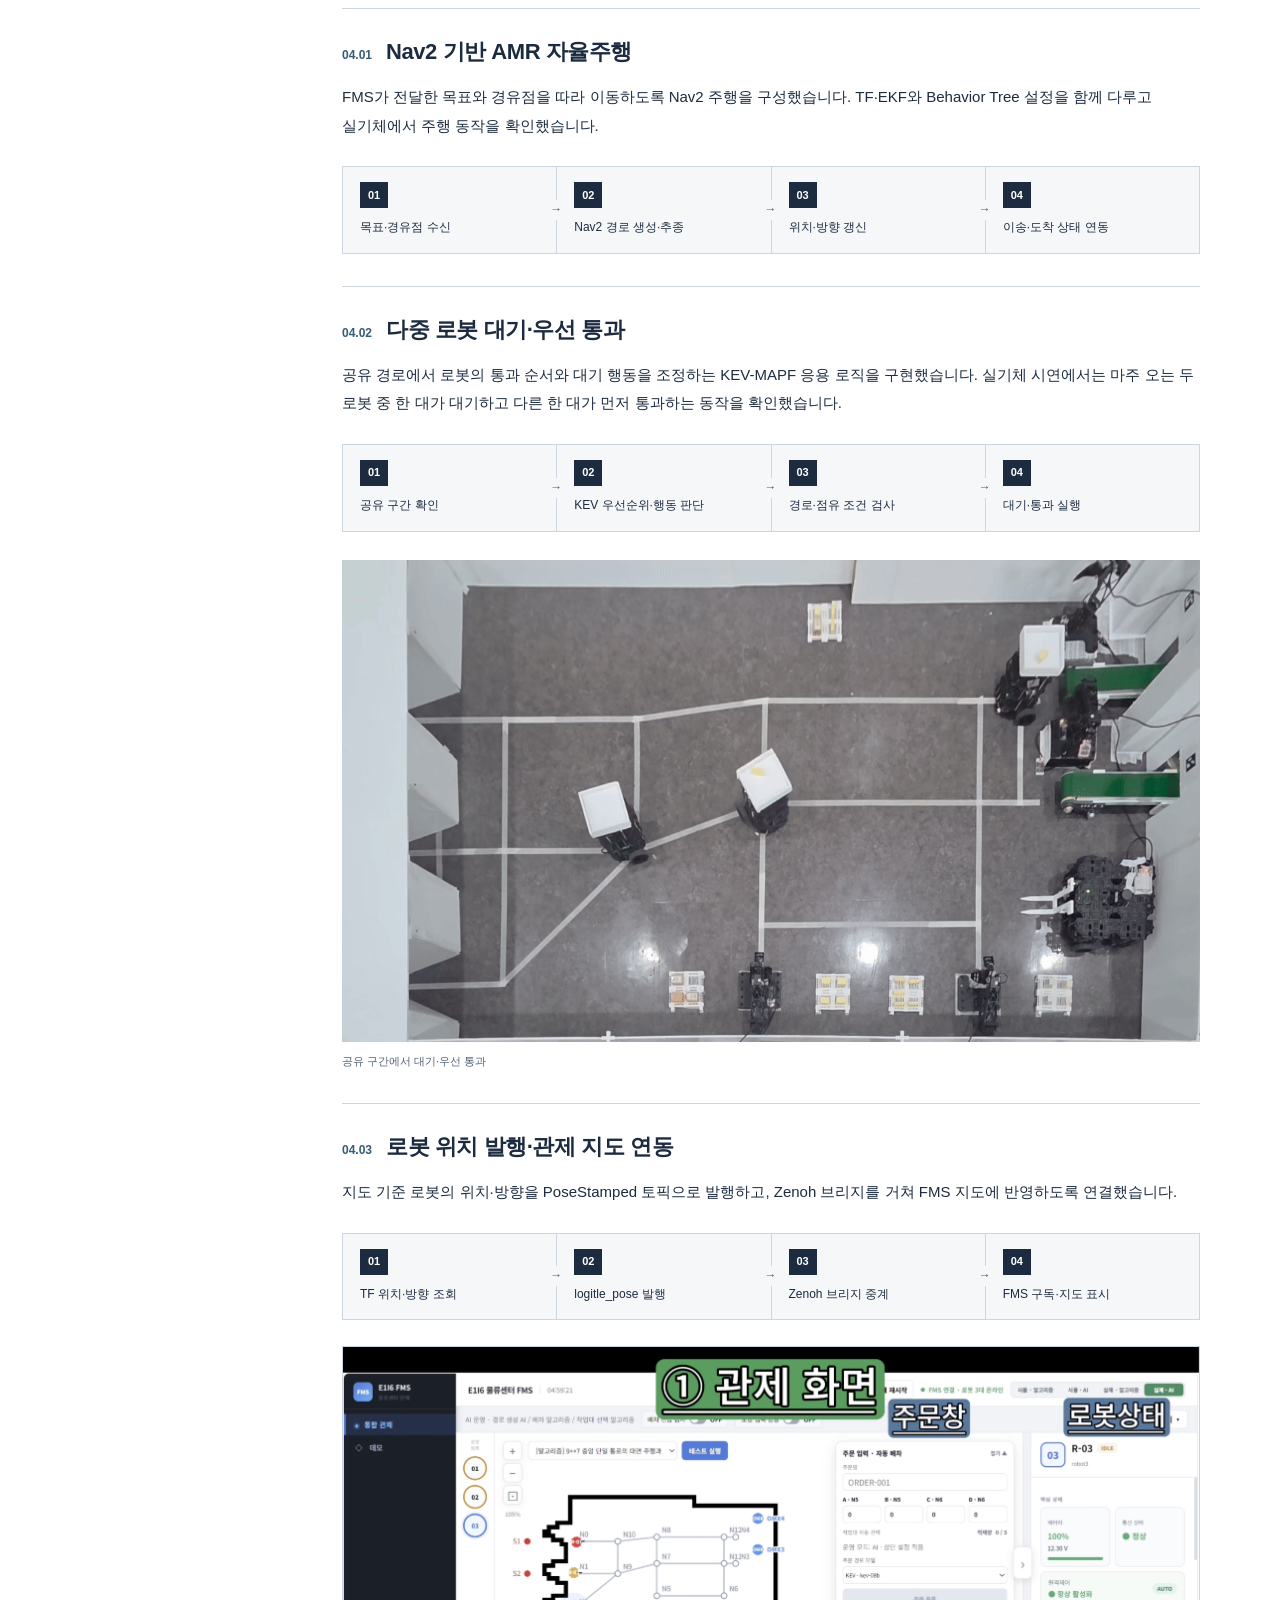
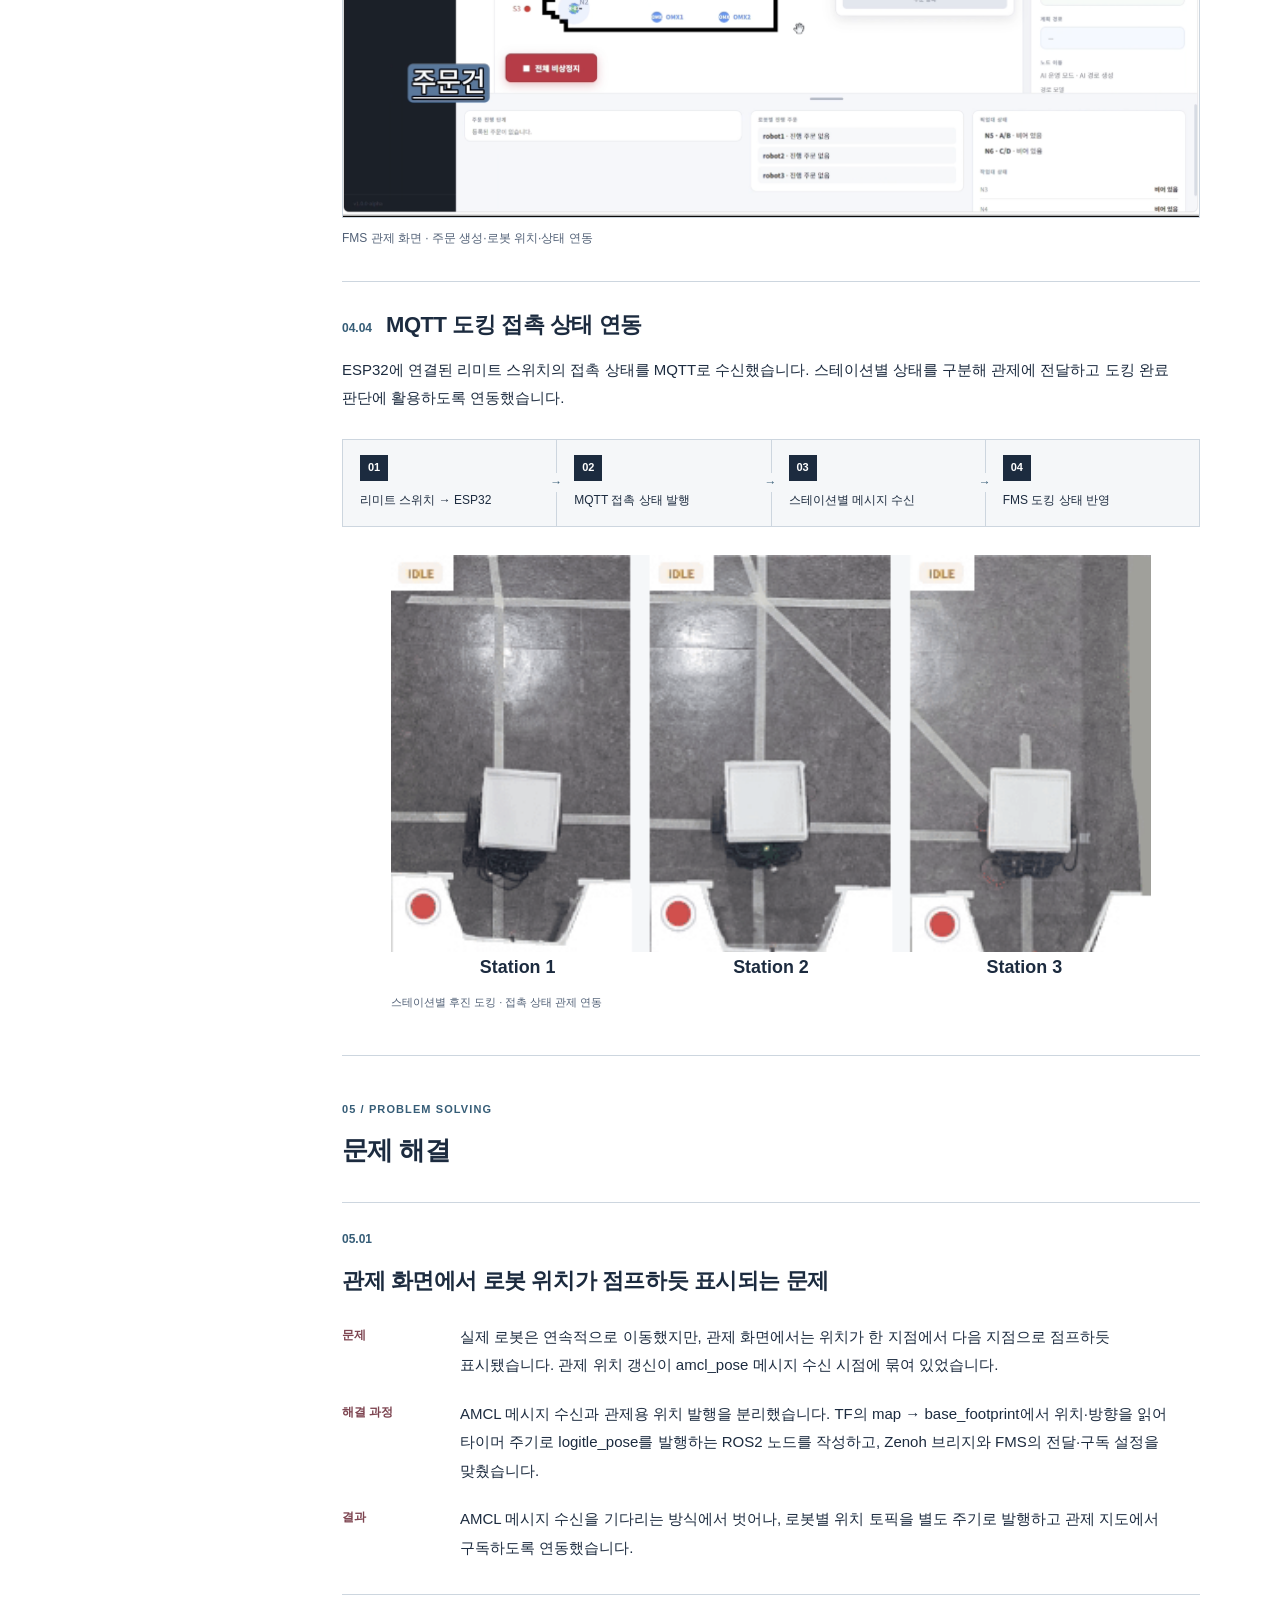
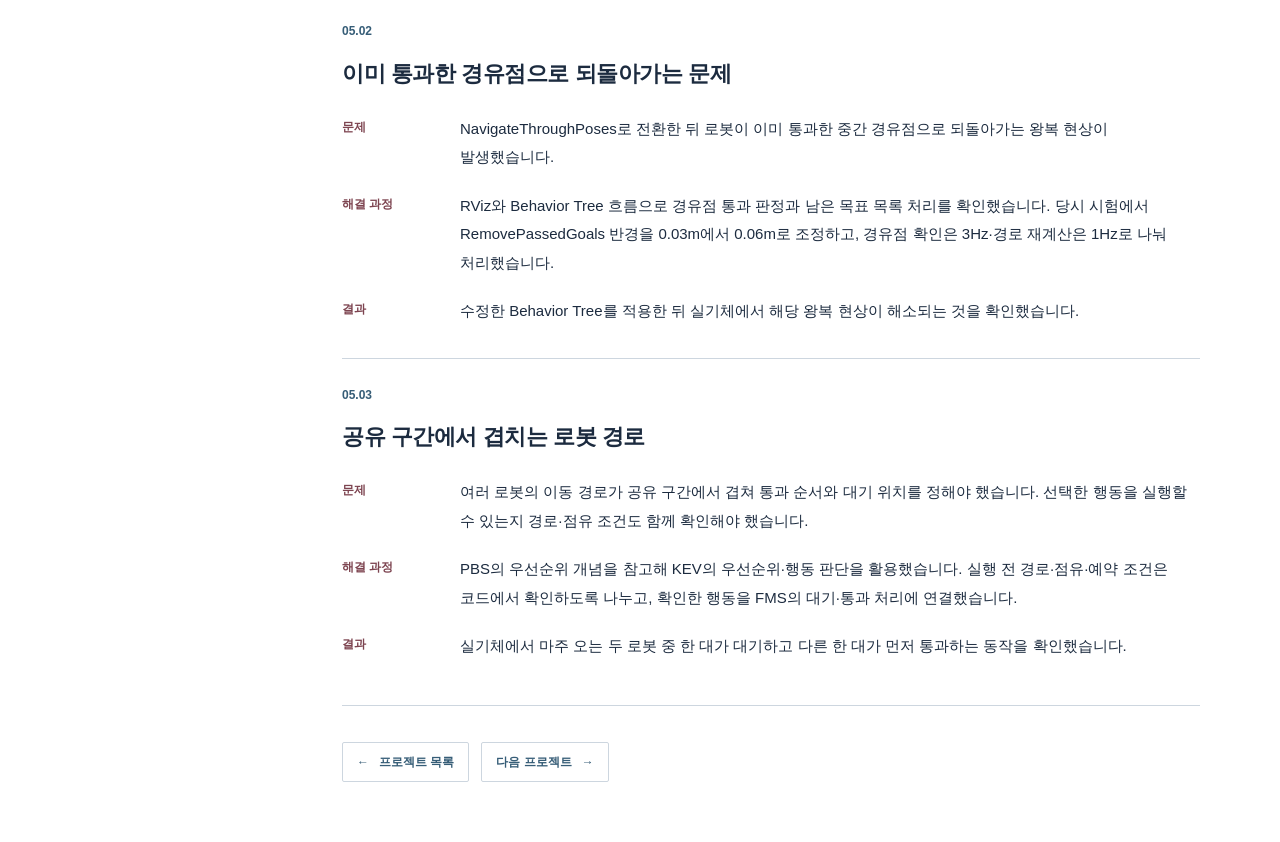
<file: projects/logiflow.html>
<!doctype html><html lang="ko"><head><meta charset="utf-8"><meta name="viewport" content="width=device-width,initial-scale=1"><meta name="description" content="AMR 주행·위치추정 검증, KEV-MAPF 교통조정 로직과 FMS 연동을 담당했습니다."><title>AI 융합 다중 로봇 물류 | 안재권</title><link rel="icon" type="image/svg+xml" href="../assets/favicon-w.svg?v=2"><link rel="stylesheet" href="../project-layout.css?v=13"></head><body class="folio-detail-page">
  <a class="folio-skip" href="#overview">본문으로 이동</a><header class="folio-header"><a class="folio-back-button" href="../index.html#project-featured"><span aria-hidden="true">←</span> 프로젝트 목록</a><a href="../index.html">안재권 <span>/ ROBOTICS SW</span></a><a class="folio-print-button" href="../print.html?v=20261114">PDF 저장</a></header>
  <main class="folio-detail-main"><div class="folio-detail-hero"><p class="folio-index">PROJECT 01 / 자율주행 · 경로 계획 · 시스템 통합</p><h1>AI 융합 다중 로봇 물류</h1><p class="folio-subtitle">AMR 자율주행부터 교통조정·관제 연동까지</p><p class="folio-meta">2026.10.03 — 11.05 · Logiflow · 팀 7명</p><div class="folio-award-text"><p><strong>프로젝트 경진대회 대상</strong><span>Logiflow 팀 · 2026.11.05</span></p><p class="folio-award-organizer">대한상공회의소 서울기술교육센터</p></div><ul class="folio-tags"><li>ROS2</li><li>Nav2</li><li>C/C++</li><li>Python</li><li>KEV</li><li>MQTT</li></ul><div class="folio-hero-actions"><a class="folio-button folio-button-primary" href="#demo">시연 영상 보기 ▷</a><a href="https://github.com/E1I6-Logistics/Logistics_AMR" target="_blank" rel="noreferrer">AMR 코드 ↗</a><a href="https://github.com/E1I6-Logistics/Logistics_AI/tree/mapf" target="_blank" rel="noreferrer">KEV-MAPF 코드 ↗</a><a href="https://github.com/E1I6-Logistics/Logistics_FMS" target="_blank" rel="noreferrer">FMS 코드 ↗</a></div></div>
  <div class="folio-detail-grid"><aside class="folio-toc"><p>목차</p><nav aria-label="프로젝트 상세 목차"><a href="#overview"><span>01</span>프로젝트 요약</a><a href="#demo"><span>02</span>프로젝트 시연</a><a href="#system"><span>03</span>시스템 구성·동작 흐름</a><a href="#implementation"><span>04</span>주요 구현</a><a href="#amr-driving" class="is-subsection"><span>04.01</span>Nav2 기반 AMR 자율주행</a><a href="#traffic" class="is-subsection"><span>04.02</span>다중 로봇 대기·우선 통과</a><a href="#position-publishing" class="is-subsection"><span>04.03</span>로봇 위치 발행·관제 지도 연동</a><a href="#docking" class="is-subsection"><span>04.04</span>MQTT 도킹 접촉 상태 연동</a><a href="#problem-solving"><span>05</span>문제 해결</a><a href="#tf" class="is-subsection"><span>05.01</span>관제 위치 표시 끊김</a><a href="#waypoint-return" class="is-subsection"><span>05.02</span>통과한 경유점으로 복귀</a><a href="#traffic-design" class="is-subsection"><span>05.03</span>공유 구간의 경로 중첩</a></nav></aside>
  <div class="folio-article"><section id="overview" data-toc-section><p class="folio-index">01 / OVERVIEW</p><h2>프로젝트 요약</h2><p class="folio-lead">여러 대의 AMR과 로봇팔을 연동해 주문·피킹·이송·패킹 공정을 수행하는 물류 자동화 시스템입니다.</p><h3 class="folio-work-heading">담당 역할</h3><dl class="folio-contributions folio-work-rows"><div><dt>AMR 구현·검증</dt><dd>Nav2 주행, TF·EKF·Behavior Tree 설정과 정차 위치 반복 측정</dd></div><div><dt>다중 로봇 교통조정</dt><dd>PBS의 우선순위 개념을 참고한 KEV-MAPF 응용 로직 구현</dd></div><div><dt>주행·관제 연동</dt><dd>주행 경로·로봇 위치 연동과 MQTT 도킹 접촉 신호 수신·상태 처리</dd></div></dl></section>
  <section id="demo" class="folio-demo" data-toc-section><div class="folio-section-label"><span>02 / DEMONSTRATION</span><h2>프로젝트 시연</h2></div><div class="folio-player"><iframe src="https://www.youtube-nocookie.com/embed/zMlgDwmd75g" title="Logiflow 전체 공정 최종 시연" loading="lazy" referrerpolicy="strict-origin-when-cross-origin" allow="accelerometer; autoplay; encrypted-media; gyroscope; picture-in-picture" allowfullscreen></iframe></div><p class="folio-caption">Logiflow 전체 공정 최종 시연</p></section>
  <section id="system" data-toc-section><p class="folio-index">03 / SYSTEM</p><h2>시스템 구성 및 동작 흐름</h2><figure class="folio-detail-cover"><a href="../assets/logiflow-system-route-layout.png" target="_blank" rel="noreferrer"><img src="../assets/logiflow-system-route-layout.png" alt="충전·피킹·패킹·재고 보충 스테이션 배치와 대표 이송 경로" loading="lazy"></a><figcaption>충전·피킹·패킹·재고 보충 스테이션 배치와 대표 이송 경로</figcaption></figure><div class="folio-station-process" aria-label="스테이션별 물류 공정"><h3>스테이션별 공정 흐름</h3><ol class="folio-process-main"><li><div class="folio-process-title"><span>1</span><h4>충전 스테이션</h4></div><p class="folio-process-action">대기·배차</p><p>운반 AMR 3대가 대기하고, 주문에 따라 작업을 배정받습니다.</p><small>AMR 1–3</small></li><li><div class="folio-process-title"><span>2</span><h4>피킹 스테이션</h4></div><p class="folio-process-action">적재</p><p>로봇팔이 팔레트의 물품을 도착한 운반 AMR에 적재합니다.</p><small>OMX 1·2 · 팔레트 P1–P4</small></li><li><div class="folio-process-title"><span>3</span><h4>패킹 스테이션</h4></div><p class="folio-process-action">하역·인계</p><p>운반 AMR이 도킹하면 로봇팔이 물품을 컨베이어로 하역합니다.</p><small>OMX 3·4 · 컨베이어 2개</small></li></ol><aside class="folio-process-branch"><p class="folio-branch-condition">피킹 팔레트의 재고 부족 시</p><div class="folio-process-title"><span>4</span><h4>재고 보충</h4></div><p>재고 보충 AMR이 물품을 피킹 스테이션의 팔레트로 운반합니다.</p><small>AMR 4 · 팔레트 P1–P4</small></aside></div><div id="handling-demos" class="folio-handling-demos"><h3>적재·하역 시연</h3><div class="folio-handling-grid"><figure><div class="folio-player"><video controls preload="metadata" playsinline aria-label="적재 시연"><source src="../assets/logiflow-loading-demo.mp4" type="video/mp4">동영상 재생을 지원하지 않는 경우 <a href="../assets/logiflow-loading-demo.mp4">영상 열기</a>를 이용해 주세요.</video></div><figcaption><strong>적재 시연</strong><span>피킹 스테이션 · 물품 적재</span></figcaption></figure><figure><div class="folio-player"><video controls preload="metadata" playsinline aria-label="하역 시연"><source src="../assets/logiflow-unloading-demo.mp4" type="video/mp4">동영상 재생을 지원하지 않는 경우 <a href="../assets/logiflow-unloading-demo.mp4">영상 열기</a>를 이용해 주세요.</video></div><figcaption><strong>하역 시연</strong><span>패킹 스테이션 · 물품 하역</span></figcaption></figure></div></div></section>
  <section id="implementation" data-toc-section><p class="folio-index">04 / IMPLEMENTATION</p><h2>주요 구현</h2><article id="amr-driving" class="folio-implementation" data-toc-section><div class="folio-entry-heading"><span class="folio-entry-number">04.01</span><h3>Nav2 기반 AMR 자율주행</h3></div><p class="folio-implementation-summary">FMS가 전달한 목표와 경유점을 따라 이동하도록 Nav2 주행을 구성했습니다. TF·EKF와 Behavior Tree 설정을 함께 다루고 실기체에서 주행 동작을 확인했습니다.</p><ol class="folio-flow" aria-label="동작 흐름"><li><span class="folio-flow-step" aria-hidden="true">01</span><span class="folio-flow-text">목표·경유점 수신</span></li><li><span class="folio-flow-step" aria-hidden="true">02</span><span class="folio-flow-text">Nav2 경로 생성·추종</span></li><li><span class="folio-flow-step" aria-hidden="true">03</span><span class="folio-flow-text">위치·방향 갱신</span></li><li><span class="folio-flow-step" aria-hidden="true">04</span><span class="folio-flow-text">이송·도착 상태 연동</span></li></ol></article><article id="traffic" class="folio-implementation" data-toc-section><div class="folio-entry-heading"><span class="folio-entry-number">04.02</span><h3>다중 로봇 대기·우선 통과</h3></div><p class="folio-implementation-summary">공유 경로에서 로봇의 통과 순서와 대기 행동을 조정하는 KEV-MAPF 응용 로직을 구현했습니다. 실기체 시연에서는 마주 오는 두 로봇 중 한 대가 대기하고 다른 한 대가 먼저 통과하는 동작을 확인했습니다.</p><ol class="folio-flow" aria-label="동작 흐름"><li><span class="folio-flow-step" aria-hidden="true">01</span><span class="folio-flow-text">공유 구간 확인</span></li><li><span class="folio-flow-step" aria-hidden="true">02</span><span class="folio-flow-text">KEV 우선순위·행동 판단</span></li><li><span class="folio-flow-step" aria-hidden="true">03</span><span class="folio-flow-text">경로·점유 조건 검사</span></li><li><span class="folio-flow-step" aria-hidden="true">04</span><span class="folio-flow-text">대기·통과 실행</span></li></ol><figure class="folio-case-media"><a href="../assets/traffic-coordination.gif" target="_blank" rel="noreferrer"><img src="../assets/traffic-coordination.gif" alt="다중 AMR 교통조정 시연" loading="lazy"></a><figcaption>공유 구간에서 대기·우선 통과</figcaption></figure></article><article id="position-publishing" class="folio-implementation" data-toc-section><div class="folio-entry-heading"><span class="folio-entry-number">04.03</span><h3>로봇 위치 발행·관제 지도 연동</h3></div><p class="folio-implementation-summary">지도 기준 로봇의 위치·방향을 PoseStamped 토픽으로 발행하고, Zenoh 브리지를 거쳐 FMS 지도에 반영하도록 연결했습니다.</p><ol class="folio-flow" aria-label="동작 흐름"><li><span class="folio-flow-step" aria-hidden="true">01</span><span class="folio-flow-text">TF 위치·방향 조회</span></li><li><span class="folio-flow-step" aria-hidden="true">02</span><span class="folio-flow-text">logitle_pose 발행</span></li><li><span class="folio-flow-step" aria-hidden="true">03</span><span class="folio-flow-text">Zenoh 브리지 중계</span></li><li><span class="folio-flow-step" aria-hidden="true">04</span><span class="folio-flow-text">FMS 구독·지도 표시</span></li></ol><div class="folio-feature-images"><figure><a href="../assets/fms-dashboard-final.png" target="_blank" rel="noreferrer"><img src="../assets/fms-dashboard-final.png" alt="주문과 로봇 위치·상태를 표시하는 FMS 관제 화면" loading="lazy"></a><figcaption>FMS 관제 화면 · 주문 생성·로봇 위치·상태 연동</figcaption></figure></div></article><article id="docking" class="folio-implementation" data-toc-section><div class="folio-entry-heading"><span class="folio-entry-number">04.04</span><h3>MQTT 도킹 접촉 상태 연동</h3></div><p class="folio-implementation-summary">ESP32에 연결된 리미트 스위치의 접촉 상태를 MQTT로 수신했습니다. 스테이션별 상태를 구분해 관제에 전달하고 도킹 완료 판단에 활용하도록 연동했습니다.</p><ol class="folio-flow" aria-label="동작 흐름"><li><span class="folio-flow-step" aria-hidden="true">01</span><span class="folio-flow-text">리미트 스위치 → ESP32</span></li><li><span class="folio-flow-step" aria-hidden="true">02</span><span class="folio-flow-text">MQTT 접촉 상태 발행</span></li><li><span class="folio-flow-step" aria-hidden="true">03</span><span class="folio-flow-text">스테이션별 메시지 수신</span></li><li><span class="folio-flow-step" aria-hidden="true">04</span><span class="folio-flow-text">FMS 도킹 상태 반영</span></li></ol><figure id="docking-demo" class="folio-case-media folio-docking-demo"><div class="folio-docking-stage"><a href="../assets/logiflow-docking-demo.gif" target="_blank" rel="noreferrer" aria-label="Station 1·2·3 도킹 시연 GIF 원본 보기"><img src="../assets/logiflow-docking-demo.gif" alt="왼쪽부터 Station 1, Station 2, Station 3의 후진 도킹 시연" width="426" height="240" loading="lazy"></a><div class="folio-station-labels" aria-hidden="true"><span>Station 1</span><span>Station 2</span><span>Station 3</span></div></div><figcaption>스테이션별 후진 도킹 · 접촉 상태 관제 연동</figcaption></figure></article></section>
  <section id="problem-solving" data-toc-section><p class="folio-index">05 / PROBLEM SOLVING</p><h2>문제 해결</h2><article id="tf" class="folio-problem-case" data-toc-section><div class="folio-entry-heading"><span class="folio-entry-number">05.01</span></div><h3>관제 화면에서 로봇 위치가 점프하듯 표시되는 문제</h3><dl class="folio-case-story"><div><dt>문제</dt><dd>실제 로봇은 연속적으로 이동했지만, 관제 화면에서는 위치가 한 지점에서 다음 지점으로 점프하듯 표시됐습니다. 관제 위치 갱신이 amcl_pose 메시지 수신 시점에 묶여 있었습니다.</dd></div><div><dt>해결 과정</dt><dd>AMCL 메시지 수신과 관제용 위치 발행을 분리했습니다. TF의 map → base_footprint에서 위치·방향을 읽어 타이머 주기로 logitle_pose를 발행하는 ROS2 노드를 작성하고, Zenoh 브리지와 FMS의 전달·구독 설정을 맞췄습니다.</dd></div><div><dt>결과</dt><dd>AMCL 메시지 수신을 기다리는 방식에서 벗어나, 로봇별 위치 토픽을 별도 주기로 발행하고 관제 지도에서 구독하도록 연동했습니다.</dd></div></dl></article><article id="waypoint-return" class="folio-problem-case" data-toc-section><div class="folio-entry-heading"><span class="folio-entry-number">05.02</span></div><h3>이미 통과한 경유점으로 되돌아가는 문제</h3><dl class="folio-case-story"><div><dt>문제</dt><dd>NavigateThroughPoses로 전환한 뒤 로봇이 이미 통과한 중간 경유점으로 되돌아가는 왕복 현상이 발생했습니다.</dd></div><div><dt>해결 과정</dt><dd>RViz와 Behavior Tree 흐름으로 경유점 통과 판정과 남은 목표 목록 처리를 확인했습니다. 당시 시험에서 RemovePassedGoals 반경을 0.03m에서 0.06m로 조정하고, 경유점 확인은 3Hz·경로 재계산은 1Hz로 나눠 처리했습니다.</dd></div><div><dt>결과</dt><dd>수정한 Behavior Tree를 적용한 뒤 실기체에서 해당 왕복 현상이 해소되는 것을 확인했습니다.</dd></div></dl></article><article id="traffic-design" class="folio-problem-case" data-toc-section><div class="folio-entry-heading"><span class="folio-entry-number">05.03</span></div><h3>공유 구간에서 겹치는 로봇 경로</h3><dl class="folio-case-story"><div><dt>문제</dt><dd>여러 로봇의 이동 경로가 공유 구간에서 겹쳐 통과 순서와 대기 위치를 정해야 했습니다. 선택한 행동을 실행할 수 있는지 경로·점유 조건도 함께 확인해야 했습니다.</dd></div><div><dt>해결 과정</dt><dd>PBS의 우선순위 개념을 참고해 KEV의 우선순위·행동 판단을 활용했습니다. 실행 전 경로·점유·예약 조건은 코드에서 확인하도록 나누고, 확인한 행동을 FMS의 대기·통과 처리에 연결했습니다.</dd></div><div><dt>결과</dt><dd>실기체에서 마주 오는 두 로봇 중 한 대가 대기하고 다른 한 대가 먼저 통과하는 동작을 확인했습니다.</dd></div></dl></article></section>
  <footer class="folio-next"><a class="folio-back-button" href="../index.html#project-featured"><span aria-hidden="true">←</span> 프로젝트 목록</a><a class="folio-back-button folio-next-simple" href="mobile-manipulator.html?v=20261114-projects">다음 프로젝트 <span aria-hidden="true">→</span></a></footer></div></div></main><script src="../project-detail.js?v=2" defer></script></body></html>
</file>
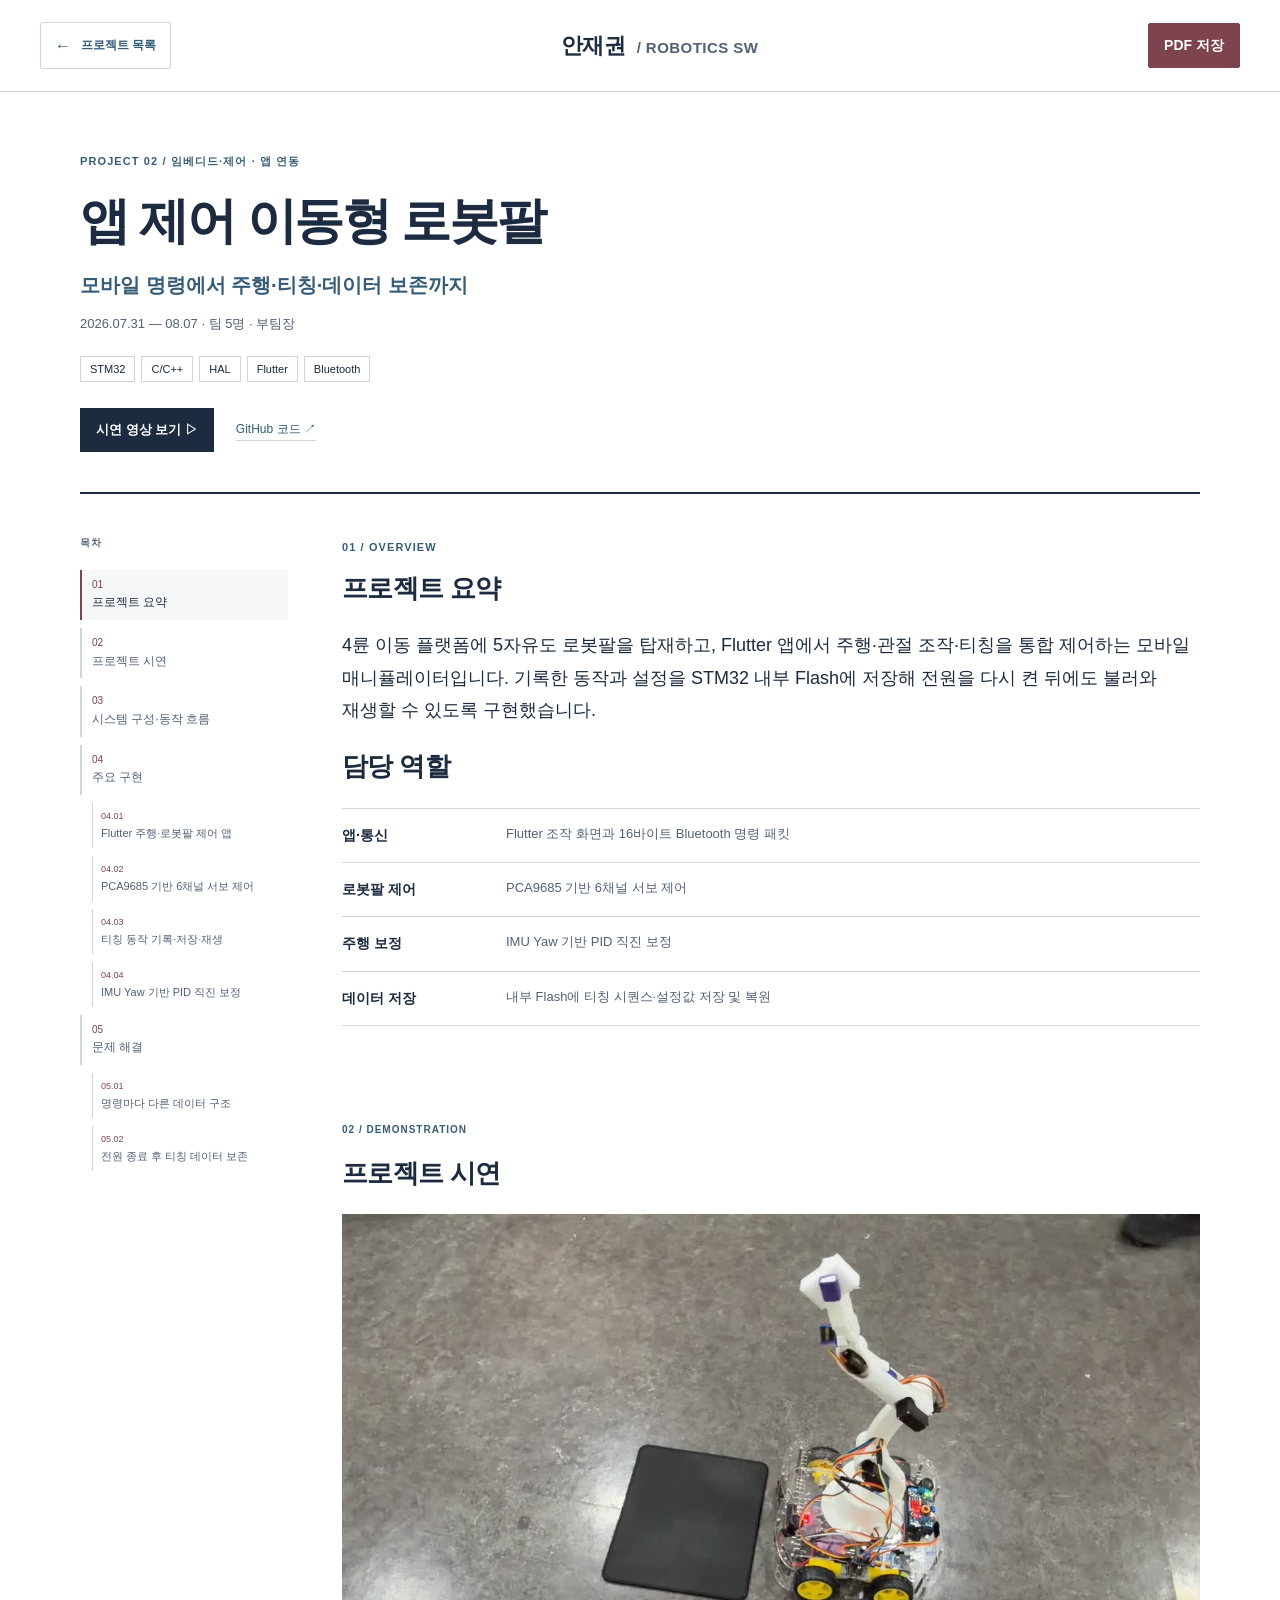
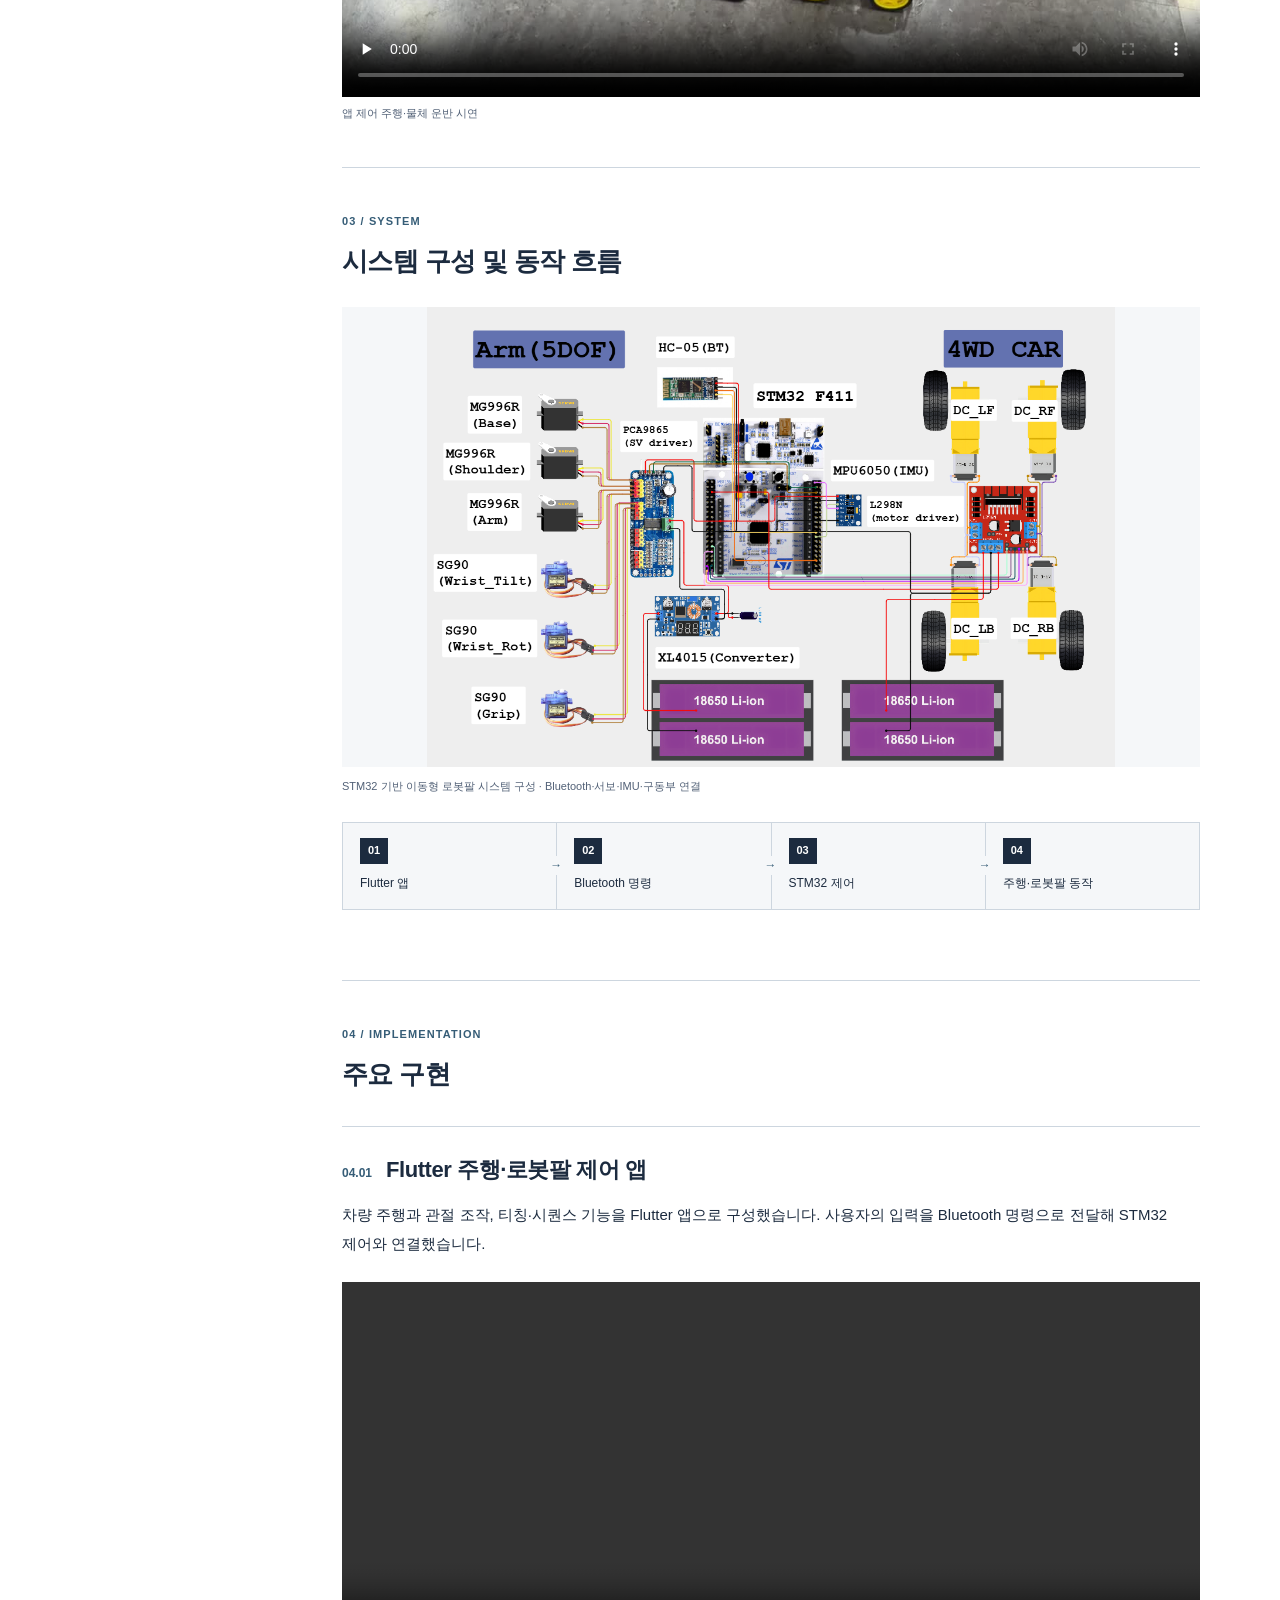
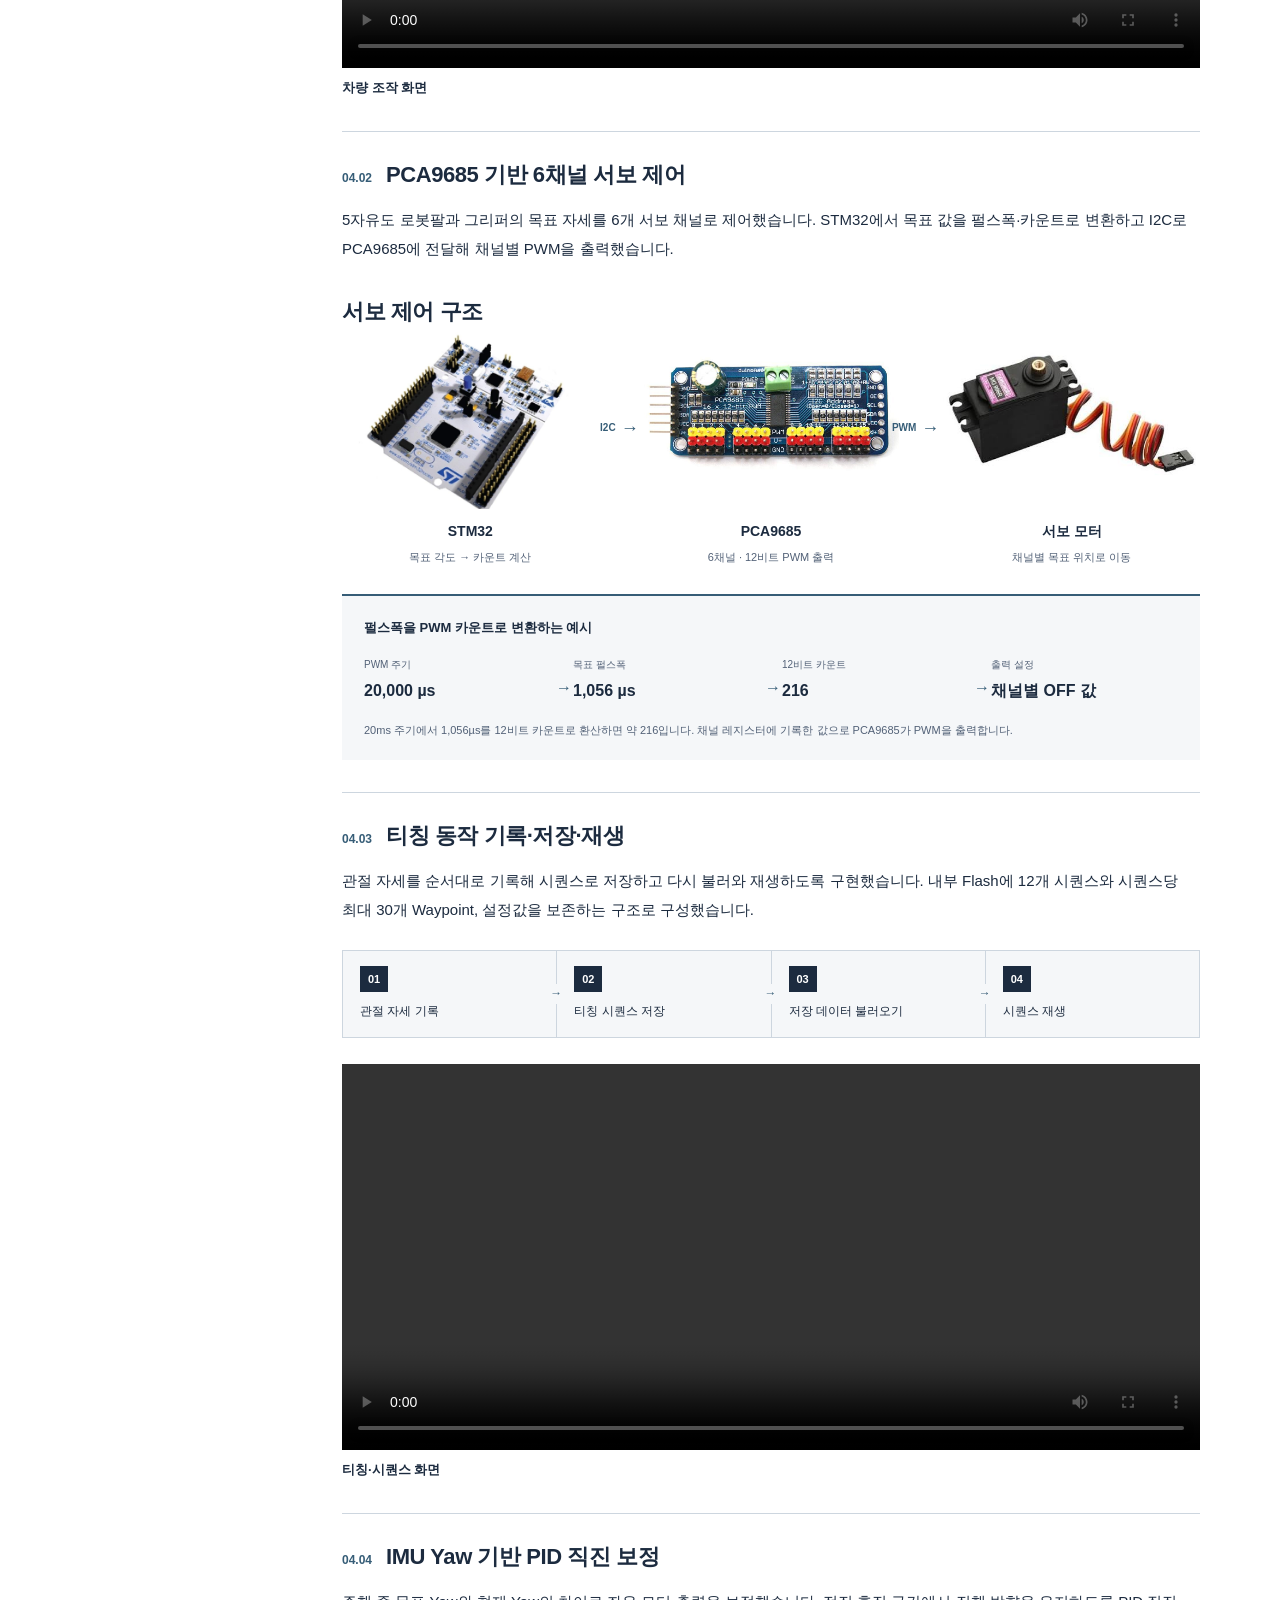
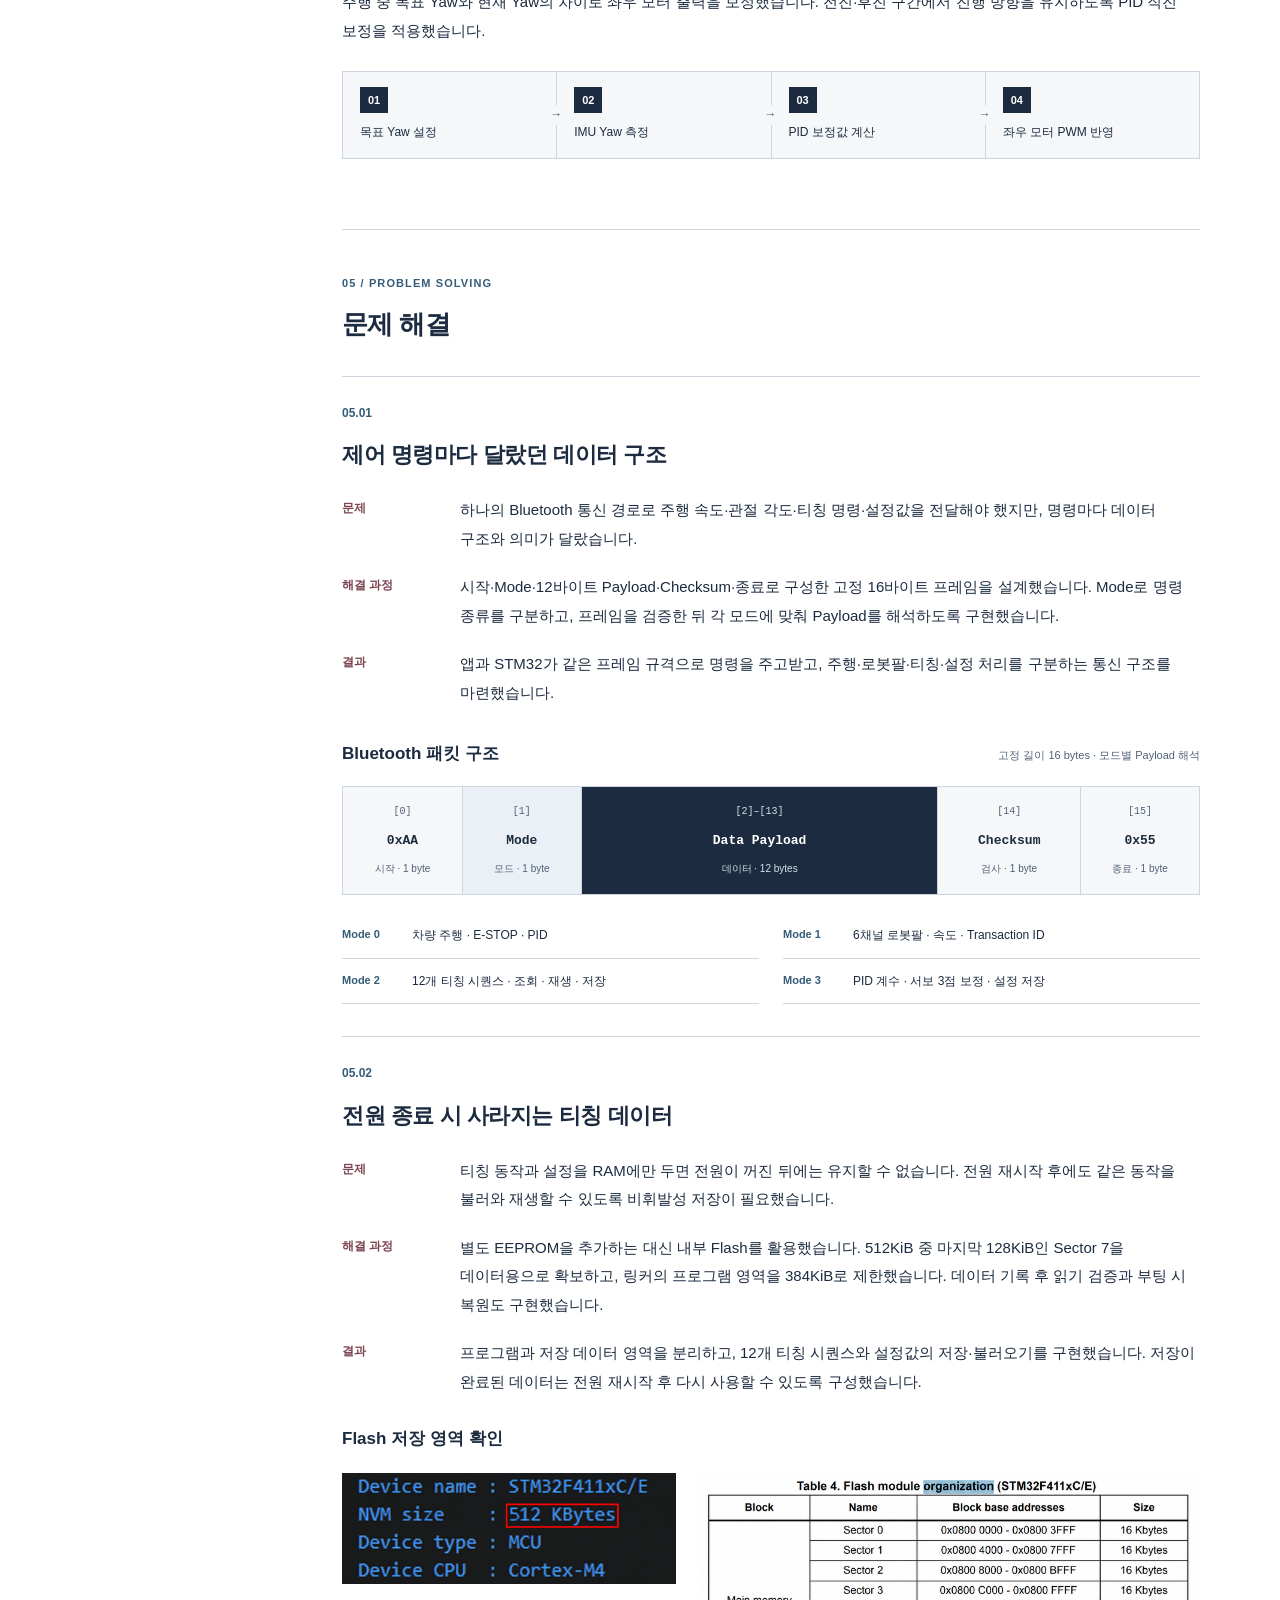
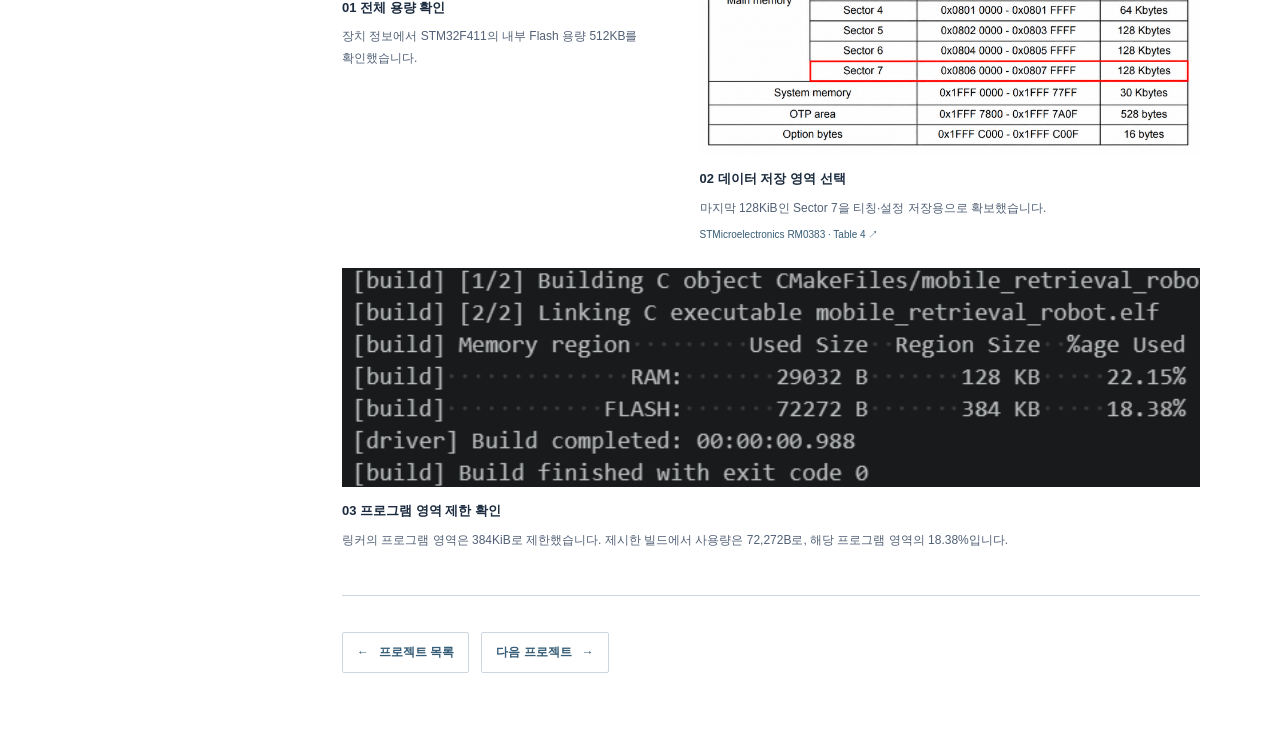
<file: projects/mobile-manipulator.html>
<!doctype html><html lang="ko"><head><meta charset="utf-8"><meta name="viewport" content="width=device-width,initial-scale=1"><meta name="description" content="Flutter 제어 앱, Bluetooth 통신과 STM32 제어·티칭 저장 기능을 담당했습니다."><title>앱 제어 이동형 로봇팔 | 안재권</title><link rel="icon" type="image/svg+xml" href="../assets/favicon-w.svg?v=2"><link rel="stylesheet" href="../project-layout.css?v=13"></head><body class="folio-detail-page">
  <a class="folio-skip" href="#overview">본문으로 이동</a><header class="folio-header"><a class="folio-back-button" href="../index.html#project-embedded"><span aria-hidden="true">←</span> 프로젝트 목록</a><a href="../index.html">안재권 <span>/ ROBOTICS SW</span></a><a class="folio-print-button" href="../print.html?v=20261114">PDF 저장</a></header>
  <main class="folio-detail-main"><div class="folio-detail-hero"><p class="folio-index">PROJECT 02 / 임베디드·제어 · 앱 연동</p><h1>앱 제어 이동형 로봇팔</h1><p class="folio-subtitle">모바일 명령에서 주행·티칭·데이터 보존까지</p><p class="folio-meta">2026.07.31 — 08.07 · 팀 5명 · 부팀장</p><ul class="folio-tags"><li>STM32</li><li>C/C++</li><li>HAL</li><li>Flutter</li><li>Bluetooth</li></ul><div class="folio-hero-actions"><a class="folio-button folio-button-primary" href="#demo">시연 영상 보기 ▷</a><a href="https://github.com/sditr0414/mobile-retrieval-robot" target="_blank" rel="noreferrer">GitHub 코드 ↗</a></div></div>
  <div class="folio-detail-grid"><aside class="folio-toc"><p>목차</p><nav aria-label="프로젝트 상세 목차"><a href="#overview"><span>01</span>프로젝트 요약</a><a href="#demo"><span>02</span>프로젝트 시연</a><a href="#system"><span>03</span>시스템 구성·동작 흐름</a><a href="#implementation"><span>04</span>주요 구현</a><a href="#control" class="is-subsection"><span>04.01</span>Flutter 주행·로봇팔 제어 앱</a><a href="#servo" class="is-subsection"><span>04.02</span>PCA9685 기반 6채널 서보 제어</a><a href="#teaching" class="is-subsection"><span>04.03</span>티칭 동작 기록·저장·재생</a><a href="#straight-control" class="is-subsection"><span>04.04</span>IMU Yaw 기반 PID 직진 보정</a><a href="#problem-solving"><span>05</span>문제 해결</a><a href="#packet" class="is-subsection"><span>05.01</span>명령마다 다른 데이터 구조</a><a href="#flash" class="is-subsection"><span>05.02</span>전원 종료 후 티칭 데이터 보존</a></nav></aside>
  <div class="folio-article"><section id="overview" data-toc-section><p class="folio-index">01 / OVERVIEW</p><h2>프로젝트 요약</h2><p class="folio-lead">4륜 이동 플랫폼에 5자유도 로봇팔을 탑재하고, Flutter 앱에서 주행·관절 조작·티칭을 통합 제어하는 모바일 매니퓰레이터입니다. 기록한 동작과 설정을 STM32 내부 Flash에 저장해 전원을 다시 켠 뒤에도 불러와 재생할 수 있도록 구현했습니다.</p><h3 class="folio-work-heading">담당 역할</h3><dl class="folio-contributions folio-work-rows"><div><dt>앱·통신</dt><dd>Flutter 조작 화면과 16바이트 Bluetooth 명령 패킷</dd></div><div><dt>로봇팔 제어</dt><dd>PCA9685 기반 6채널 서보 제어</dd></div><div><dt>주행 보정</dt><dd>IMU Yaw 기반 PID 직진 보정</dd></div><div><dt>데이터 저장</dt><dd>내부 Flash에 티칭 시퀀스·설정값 저장 및 복원</dd></div></dl></section>
  <section id="demo" class="folio-demo" data-toc-section><div class="folio-section-label"><span>02 / DEMONSTRATION</span><h2>프로젝트 시연</h2></div><div class="folio-player"><video id="project-embedded-demo" controls preload="none" playsinline poster="../assets/robot.jpeg" aria-label="앱 제어 주행·물체 운반 시연"><source src="../assets/mobile-manipulator-demo.mp4" type="video/mp4"></video></div><p class="folio-caption">앱 제어 주행·물체 운반 시연</p></section>
  <section id="system" data-toc-section><p class="folio-index">03 / SYSTEM</p><h2>시스템 구성 및 동작 흐름</h2><figure class="folio-detail-cover"><a href="../assets/mobile-manipulator-system.png" target="_blank" rel="noreferrer"><img src="../assets/mobile-manipulator-system.png" alt="STM32 기반 이동형 로봇팔 시스템 구성 · Bluetooth·서보·IMU·구동부 연결" loading="lazy"></a><figcaption>STM32 기반 이동형 로봇팔 시스템 구성 · Bluetooth·서보·IMU·구동부 연결</figcaption></figure><ol class="folio-flow" aria-label="동작 흐름"><li><span class="folio-flow-step" aria-hidden="true">01</span><span class="folio-flow-text">Flutter 앱</span></li><li><span class="folio-flow-step" aria-hidden="true">02</span><span class="folio-flow-text">Bluetooth 명령</span></li><li><span class="folio-flow-step" aria-hidden="true">03</span><span class="folio-flow-text">STM32 제어</span></li><li><span class="folio-flow-step" aria-hidden="true">04</span><span class="folio-flow-text">주행·로봇팔 동작</span></li></ol></section>
  <section id="implementation" data-toc-section><p class="folio-index">04 / IMPLEMENTATION</p><h2>주요 구현</h2><article id="control" class="folio-implementation" data-toc-section><div class="folio-entry-heading"><span class="folio-entry-number">04.01</span><h3>Flutter 주행·로봇팔 제어 앱</h3></div><p class="folio-implementation-summary">차량 주행과 관절 조작, 티칭·시퀀스 기능을 Flutter 앱으로 구성했습니다. 사용자의 입력을 Bluetooth 명령으로 전달해 STM32 제어와 연결했습니다.</p><div id="app-demos" class="folio-app-demos folio-handling-demos"><div class="folio-handling-grid" data-video-count="1"><figure><div class="folio-player"><video controls preload="metadata" playsinline aria-label="차량 조작 화면"><source src="../assets/mobile-app-demo-01.mp4" type="video/mp4">동영상 재생을 지원하지 않는 경우 <a href="../assets/mobile-app-demo-01.mp4">영상 열기</a>를 이용해 주세요.</video></div><figcaption><strong>차량 조작 화면</strong></figcaption></figure></div></div></article><article id="servo" class="folio-implementation" data-toc-section><div class="folio-entry-heading"><span class="folio-entry-number">04.02</span><h3>PCA9685 기반 6채널 서보 제어</h3></div><p class="folio-implementation-summary">5자유도 로봇팔과 그리퍼의 목표 자세를 6개 서보 채널로 제어했습니다. STM32에서 목표 값을 펄스폭·카운트로 변환하고 I2C로 PCA9685에 전달해 채널별 PWM을 출력했습니다.</p><div id="servo-control" class="folio-servo"><h3>서보 제어 구조</h3><ol class="folio-hardware-chain" aria-label="STM32에서 서보까지의 제어 흐름"><li><figure><div class="folio-hardware-image"><img src="../assets/mobile-stm32-board.png" alt="STM32" loading="lazy"></div><figcaption><strong>STM32</strong><span>목표 각도 → 카운트 계산</span></figcaption></figure><span class="folio-hardware-link">I2C <span aria-hidden="true">→</span></span></li><li><figure><div class="folio-hardware-image"><img src="../assets/mobile-pca9685-board.png" alt="PCA9685" loading="lazy"></div><figcaption><strong>PCA9685</strong><span>6채널 · 12비트 PWM 출력</span></figcaption></figure><span class="folio-hardware-link">PWM <span aria-hidden="true">→</span></span></li><li><figure><div class="folio-hardware-image"><img src="../assets/mobile-servo-motor.png" alt="서보 모터" loading="lazy"></div><figcaption><strong>서보 모터</strong><span>채널별 목표 위치로 이동</span></figcaption></figure></li></ol><div class="folio-servo-example"><h4>펄스폭을 PWM 카운트로 변환하는 예시</h4><ol><li><span>PWM 주기</span><strong>20,000 µs</strong></li><li><span>목표 펄스폭</span><strong>1,056 µs</strong></li><li><span>12비트 카운트</span><strong>216</strong></li><li><span>출력 설정</span><strong>채널별 OFF 값</strong></li></ol><p>20ms 주기에서 1,056µs를 12비트 카운트로 환산하면 약 216입니다. 채널 레지스터에 기록한 값으로 PCA9685가 PWM을 출력합니다.</p></div></div></article><article id="teaching" class="folio-implementation" data-toc-section><div class="folio-entry-heading"><span class="folio-entry-number">04.03</span><h3>티칭 동작 기록·저장·재생</h3></div><p class="folio-implementation-summary">관절 자세를 순서대로 기록해 시퀀스로 저장하고 다시 불러와 재생하도록 구현했습니다. 내부 Flash에 12개 시퀀스와 시퀀스당 최대 30개 Waypoint, 설정값을 보존하는 구조로 구성했습니다.</p><ol class="folio-flow" aria-label="동작 흐름"><li><span class="folio-flow-step" aria-hidden="true">01</span><span class="folio-flow-text">관절 자세 기록</span></li><li><span class="folio-flow-step" aria-hidden="true">02</span><span class="folio-flow-text">티칭 시퀀스 저장</span></li><li><span class="folio-flow-step" aria-hidden="true">03</span><span class="folio-flow-text">저장 데이터 불러오기</span></li><li><span class="folio-flow-step" aria-hidden="true">04</span><span class="folio-flow-text">시퀀스 재생</span></li></ol><div id="teaching-demos" class="folio-app-demos folio-handling-demos"><div class="folio-handling-grid" data-video-count="1"><figure><div class="folio-player"><video controls preload="metadata" playsinline aria-label="티칭·시퀀스 화면"><source src="../assets/mobile-app-demo-02.mp4" type="video/mp4">동영상 재생을 지원하지 않는 경우 <a href="../assets/mobile-app-demo-02.mp4">영상 열기</a>를 이용해 주세요.</video></div><figcaption><strong>티칭·시퀀스 화면</strong></figcaption></figure></div></div></article><article id="straight-control" class="folio-implementation" data-toc-section><div class="folio-entry-heading"><span class="folio-entry-number">04.04</span><h3>IMU Yaw 기반 PID 직진 보정</h3></div><p class="folio-implementation-summary">주행 중 목표 Yaw와 현재 Yaw의 차이로 좌우 모터 출력을 보정했습니다. 전진·후진 구간에서 진행 방향을 유지하도록 PID 직진 보정을 적용했습니다.</p><ol class="folio-flow" aria-label="동작 흐름"><li><span class="folio-flow-step" aria-hidden="true">01</span><span class="folio-flow-text">목표 Yaw 설정</span></li><li><span class="folio-flow-step" aria-hidden="true">02</span><span class="folio-flow-text">IMU Yaw 측정</span></li><li><span class="folio-flow-step" aria-hidden="true">03</span><span class="folio-flow-text">PID 보정값 계산</span></li><li><span class="folio-flow-step" aria-hidden="true">04</span><span class="folio-flow-text">좌우 모터 PWM 반영</span></li></ol></article></section>
  <section id="problem-solving" data-toc-section><p class="folio-index">05 / PROBLEM SOLVING</p><h2>문제 해결</h2><article id="packet" class="folio-problem-case" data-toc-section><div class="folio-entry-heading"><span class="folio-entry-number">05.01</span></div><h3>제어 명령마다 달랐던 데이터 구조</h3><dl class="folio-case-story"><div><dt>문제</dt><dd>하나의 Bluetooth 통신 경로로 주행 속도·관절 각도·티칭 명령·설정값을 전달해야 했지만, 명령마다 데이터 구조와 의미가 달랐습니다.</dd></div><div><dt>해결 과정</dt><dd>시작·Mode·12바이트 Payload·Checksum·종료로 구성한 고정 16바이트 프레임을 설계했습니다. Mode로 명령 종류를 구분하고, 프레임을 검증한 뒤 각 모드에 맞춰 Payload를 해석하도록 구현했습니다.</dd></div><div><dt>결과</dt><dd>앱과 STM32가 같은 프레임 규격으로 명령을 주고받고, 주행·로봇팔·티칭·설정 처리를 구분하는 통신 구조를 마련했습니다.</dd></div></dl><figure id="packet-structure" class="folio-packet"><figcaption><strong>Bluetooth 패킷 구조</strong><span>고정 길이 16 bytes · 모드별 Payload 해석</span></figcaption><ol class="folio-packet-fields" aria-label="16바이트 패킷 필드"><li class="is-boundary"><span class="folio-packet-offset">[0]</span><strong>0xAA</strong><span>시작 · 1 byte</span></li><li class="is-mode"><span class="folio-packet-offset">[1]</span><strong>Mode</strong><span>모드 · 1 byte</span></li><li class="is-payload"><span class="folio-packet-offset">[2]–[13]</span><strong>Data Payload</strong><span>데이터 · 12 bytes</span></li><li class="is-check"><span class="folio-packet-offset">[14]</span><strong>Checksum</strong><span>검사 · 1 byte</span></li><li class="is-boundary"><span class="folio-packet-offset">[15]</span><strong>0x55</strong><span>종료 · 1 byte</span></li></ol><dl class="folio-packet-modes"><div><dt>Mode 0</dt><dd>차량 주행 · E-STOP · PID</dd></div><div><dt>Mode 1</dt><dd>6채널 로봇팔 · 속도 · Transaction ID</dd></div><div><dt>Mode 2</dt><dd>12개 티칭 시퀀스 · 조회 · 재생 · 저장</dd></div><div><dt>Mode 3</dt><dd>PID 계수 · 서보 3점 보정 · 설정 저장</dd></div></dl></figure></article><article id="flash" class="folio-problem-case" data-toc-section><div class="folio-entry-heading"><span class="folio-entry-number">05.02</span></div><h3>전원 종료 시 사라지는 티칭 데이터</h3><dl class="folio-case-story"><div><dt>문제</dt><dd>티칭 동작과 설정을 RAM에만 두면 전원이 꺼진 뒤에는 유지할 수 없습니다. 전원 재시작 후에도 같은 동작을 불러와 재생할 수 있도록 비휘발성 저장이 필요했습니다.</dd></div><div><dt>해결 과정</dt><dd>별도 EEPROM을 추가하는 대신 내부 Flash를 활용했습니다. 512KiB 중 마지막 128KiB인 Sector 7을 데이터용으로 확보하고, 링커의 프로그램 영역을 384KiB로 제한했습니다. 데이터 기록 후 읽기 검증과 부팅 시 복원도 구현했습니다.</dd></div><div><dt>결과</dt><dd>프로그램과 저장 데이터 영역을 분리하고, 12개 티칭 시퀀스와 설정값의 저장·불러오기를 구현했습니다. 저장이 완료된 데이터는 전원 재시작 후 다시 사용할 수 있도록 구성했습니다.</dd></div></dl><div class="folio-flash-evidence"><h4>Flash 저장 영역 확인</h4><div class="folio-flash-proof-grid"><figure class=""><a href="../assets/mobile-flash-device-highlight.png" target="_blank" rel="noreferrer"><img src="../assets/mobile-flash-device-highlight.png" alt="STM32F411 장치 정보: NVM 512 KBytes" loading="lazy"></a><figcaption><strong>01 전체 용량 확인</strong><span>장치 정보에서 STM32F411의 내부 Flash 용량 512KB를 확인했습니다.</span></figcaption></figure><figure class="folio-flash-manual"><a href="../assets/mobile-flash-sector-map-highlight.png" target="_blank" rel="noreferrer"><img src="../assets/mobile-flash-sector-map-highlight.png" alt="STM32F411 Flash 구성표: Sector 7의 128KB 영역" loading="lazy"></a><figcaption><strong>02 데이터 저장 영역 선택</strong><span>마지막 128KiB인 Sector 7을 티칭·설정 저장용으로 확보했습니다.</span><a href="https://www.st.com/resource/en/reference_manual/dm00119316-stm32f411xce-advanced-armbased-32bit-mcus-stmicroelectronics.pdf" target="_blank" rel="noreferrer">STMicroelectronics RM0383 · Table 4 ↗</a></figcaption></figure><figure class="folio-flash-build"><a href="../assets/mobile-flash-build.png" target="_blank" rel="noreferrer"><img src="../assets/mobile-flash-build.png" alt="링커 Flash 영역 384KB와 사용량 72272B 빌드 결과" loading="lazy"></a><figcaption><strong>03 프로그램 영역 제한 확인</strong><span>링커의 프로그램 영역은 384KiB로 제한했습니다. 제시한 빌드에서 사용량은 72,272B로, 해당 프로그램 영역의 18.38%입니다.</span></figcaption></figure></div></div></article></section>
  <footer class="folio-next"><a class="folio-back-button" href="../index.html#project-embedded"><span aria-hidden="true">←</span> 프로젝트 목록</a><a class="folio-back-button folio-next-simple" href="vision-tracking.html?v=20261114-projects">다음 프로젝트 <span aria-hidden="true">→</span></a></footer></div></div></main><script src="../project-detail.js?v=2" defer></script></body></html>
</file>
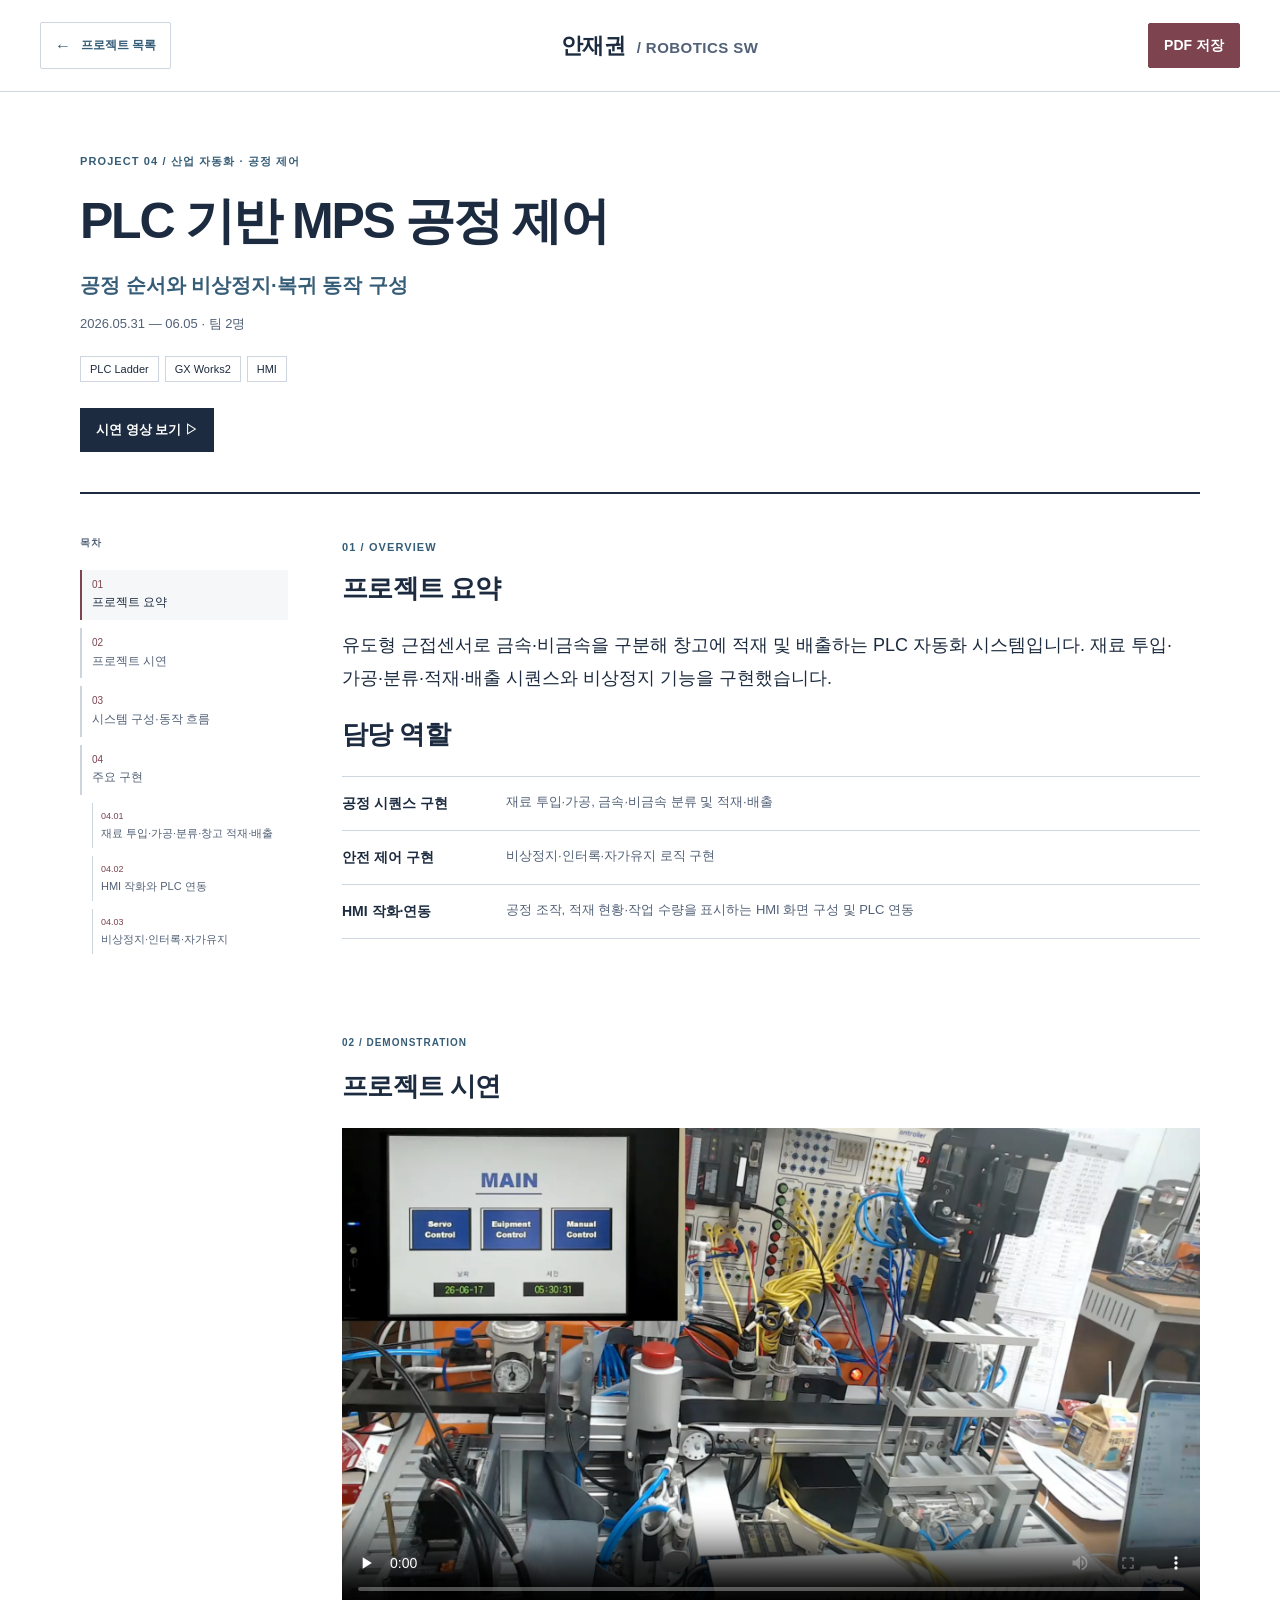
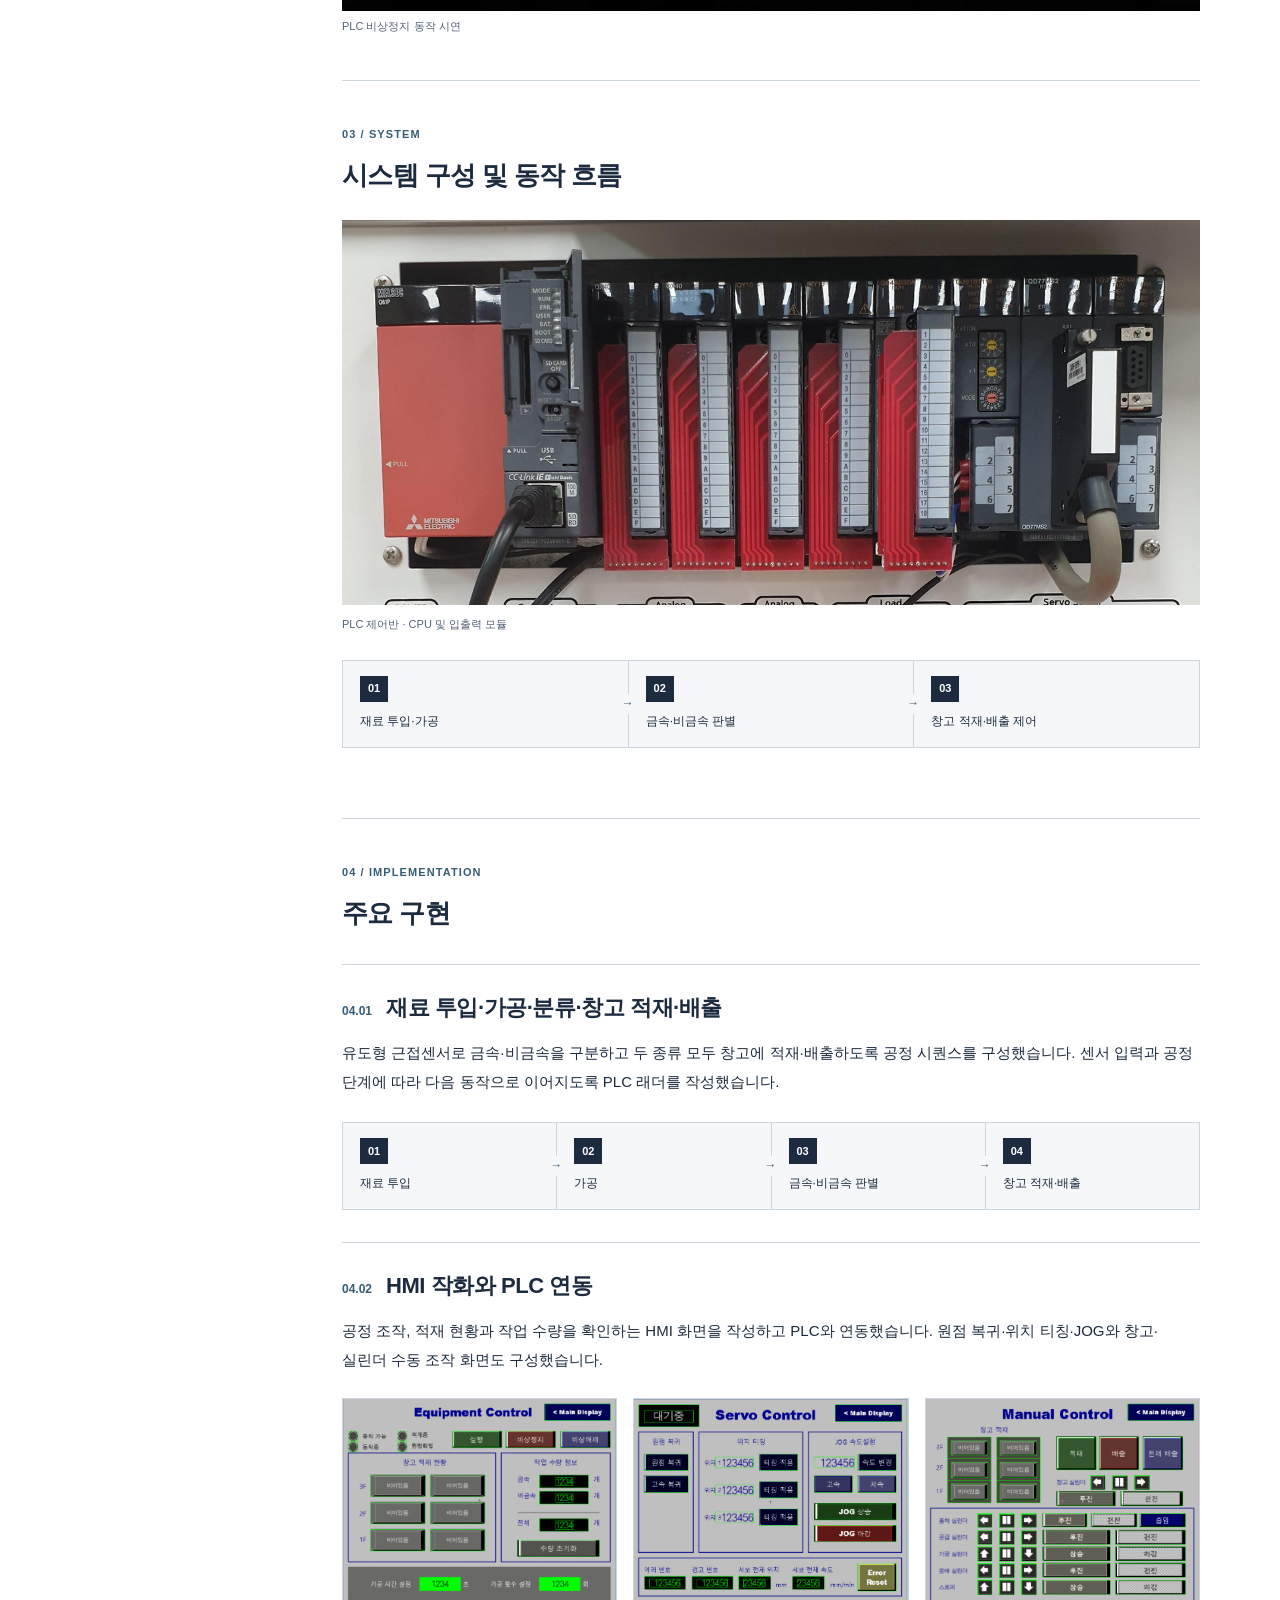
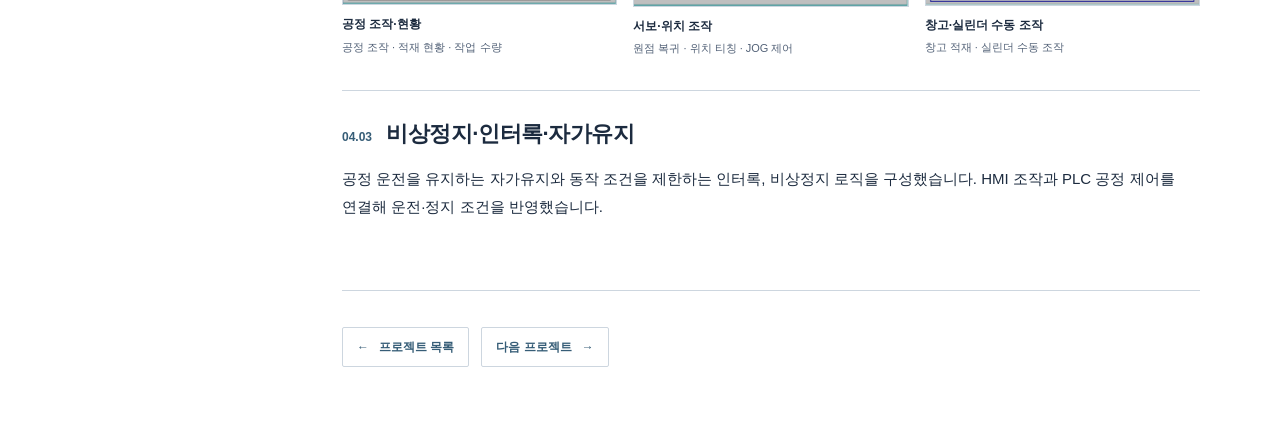
<file: projects/plc-automation.html>
<!doctype html><html lang="ko"><head><meta charset="utf-8"><meta name="viewport" content="width=device-width,initial-scale=1"><meta name="description" content="재료 투입·가공, 유도형 근접센서를 이용한 금속·비금속 판별, 창고 적재·배출 시퀀스와 비상정지 제어를 구현했습니다."><title>PLC 기반 MPS 공정 제어 | 안재권</title><link rel="icon" type="image/svg+xml" href="../assets/favicon-w.svg?v=2"><link rel="stylesheet" href="../project-layout.css?v=13"></head><body class="folio-detail-page">
  <a class="folio-skip" href="#overview">본문으로 이동</a><header class="folio-header"><a class="folio-back-button" href="../index.html#project-plc"><span aria-hidden="true">←</span> 프로젝트 목록</a><a href="../index.html">안재권 <span>/ ROBOTICS SW</span></a><a class="folio-print-button" href="../print.html?v=20261114">PDF 저장</a></header>
  <main class="folio-detail-main"><div class="folio-detail-hero"><p class="folio-index">PROJECT 04 / 산업 자동화 · 공정 제어</p><h1>PLC 기반 MPS 공정 제어</h1><p class="folio-subtitle">공정 순서와 비상정지·복귀 동작 구성</p><p class="folio-meta">2026.05.31 — 06.05 · 팀 2명</p><ul class="folio-tags"><li>PLC Ladder</li><li>GX Works2</li><li>HMI</li></ul><div class="folio-hero-actions"><a class="folio-button folio-button-primary" href="#demo">시연 영상 보기 ▷</a></div></div>
  <div class="folio-detail-grid"><aside class="folio-toc"><p>목차</p><nav aria-label="프로젝트 상세 목차"><a href="#overview"><span>01</span>프로젝트 요약</a><a href="#demo"><span>02</span>프로젝트 시연</a><a href="#system"><span>03</span>시스템 구성·동작 흐름</a><a href="#implementation"><span>04</span>주요 구현</a><a href="#sequence" class="is-subsection"><span>04.01</span>재료 투입·가공·분류·창고 적재·배출</a><a href="#hmi-control" class="is-subsection"><span>04.02</span>HMI 작화와 PLC 연동</a><a href="#emergency-control" class="is-subsection"><span>04.03</span>비상정지·인터록·자가유지</a></nav></aside>
  <div class="folio-article"><section id="overview" data-toc-section><p class="folio-index">01 / OVERVIEW</p><h2>프로젝트 요약</h2><p class="folio-lead">유도형 근접센서로 금속·비금속을 구분해 창고에 적재 및 배출하는 PLC 자동화 시스템입니다. 재료 투입·가공·분류·적재·배출 시퀀스와 비상정지 기능을 구현했습니다.</p><h3 class="folio-work-heading">담당 역할</h3><dl class="folio-contributions folio-work-rows"><div><dt>공정 시퀀스 구현</dt><dd>재료 투입·가공, 금속·비금속 분류 및 적재·배출</dd></div><div><dt>안전 제어 구현</dt><dd>비상정지·인터록·자가유지 로직 구현</dd></div><div><dt>HMI 작화·연동</dt><dd>공정 조작, 적재 현황·작업 수량을 표시하는 HMI 화면 구성 및 PLC 연동</dd></div></dl></section>
  <section id="demo" class="folio-demo" data-toc-section><div class="folio-section-label"><span>02 / DEMONSTRATION</span><h2>프로젝트 시연</h2></div><div class="folio-player"><video  controls preload="none" playsinline poster="../assets/plc.png" aria-label="PLC 비상정지 동작 시연"><source src="../assets/plc-demo.mp4" type="video/mp4"></video></div><p class="folio-caption">PLC 비상정지 동작 시연</p></section>
  <section id="system" data-toc-section><p class="folio-index">03 / SYSTEM</p><h2>시스템 구성 및 동작 흐름</h2><figure class="folio-detail-cover"><a href="../assets/plc-control-panel.png" target="_blank" rel="noreferrer"><img src="../assets/plc-control-panel.png" alt="PLC 제어반 · CPU 및 입출력 모듈" loading="lazy"></a><figcaption>PLC 제어반 · CPU 및 입출력 모듈</figcaption></figure><ol class="folio-flow" aria-label="동작 흐름"><li><span class="folio-flow-step" aria-hidden="true">01</span><span class="folio-flow-text">재료 투입·가공</span></li><li><span class="folio-flow-step" aria-hidden="true">02</span><span class="folio-flow-text">금속·비금속 판별</span></li><li><span class="folio-flow-step" aria-hidden="true">03</span><span class="folio-flow-text">창고 적재·배출 제어</span></li></ol></section>
  <section id="implementation" data-toc-section><p class="folio-index">04 / IMPLEMENTATION</p><h2>주요 구현</h2><article id="sequence" class="folio-implementation" data-toc-section><div class="folio-entry-heading"><span class="folio-entry-number">04.01</span><h3>재료 투입·가공·분류·창고 적재·배출</h3></div><p class="folio-implementation-summary">유도형 근접센서로 금속·비금속을 구분하고 두 종류 모두 창고에 적재·배출하도록 공정 시퀀스를 구성했습니다. 센서 입력과 공정 단계에 따라 다음 동작으로 이어지도록 PLC 래더를 작성했습니다.</p><ol class="folio-flow" aria-label="동작 흐름"><li><span class="folio-flow-step" aria-hidden="true">01</span><span class="folio-flow-text">재료 투입</span></li><li><span class="folio-flow-step" aria-hidden="true">02</span><span class="folio-flow-text">가공</span></li><li><span class="folio-flow-step" aria-hidden="true">03</span><span class="folio-flow-text">금속·비금속 판별</span></li><li><span class="folio-flow-step" aria-hidden="true">04</span><span class="folio-flow-text">창고 적재·배출</span></li></ol></article><article id="hmi-control" class="folio-implementation" data-toc-section><div class="folio-entry-heading"><span class="folio-entry-number">04.02</span><h3>HMI 작화와 PLC 연동</h3></div><p class="folio-implementation-summary">공정 조작, 적재 현황과 작업 수량을 확인하는 HMI 화면을 작성하고 PLC와 연동했습니다. 원점 복귀·위치 티칭·JOG와 창고·실린더 수동 조작 화면도 구성했습니다.</p><div id="hmi" class="folio-hmi"><div class="folio-hmi-grid"><figure><a href="../assets/plc-hmi-equipment.png" target="_blank" rel="noreferrer" aria-label="공정 조작·현황 HMI 작화 원본 보기"><img src="../assets/plc-hmi-equipment.png" alt="공정 조작·현황 · 공정 조작 · 적재 현황 · 작업 수량" loading="lazy"></a><figcaption><strong>공정 조작·현황</strong><span>공정 조작 · 적재 현황 · 작업 수량</span></figcaption></figure><figure><a href="../assets/plc-hmi-servo.png" target="_blank" rel="noreferrer" aria-label="서보·위치 조작 HMI 작화 원본 보기"><img src="../assets/plc-hmi-servo.png" alt="서보·위치 조작 · 원점 복귀 · 위치 티칭 · JOG 제어" loading="lazy"></a><figcaption><strong>서보·위치 조작</strong><span>원점 복귀 · 위치 티칭 · JOG 제어</span></figcaption></figure><figure><a href="../assets/plc-hmi-manual.png" target="_blank" rel="noreferrer" aria-label="창고·실린더 수동 조작 HMI 작화 원본 보기"><img src="../assets/plc-hmi-manual.png" alt="창고·실린더 수동 조작 · 창고 적재 · 실린더 수동 조작" loading="lazy"></a><figcaption><strong>창고·실린더 수동 조작</strong><span>창고 적재 · 실린더 수동 조작</span></figcaption></figure></div></div></article><article id="emergency-control" class="folio-implementation" data-toc-section><div class="folio-entry-heading"><span class="folio-entry-number">04.03</span><h3>비상정지·인터록·자가유지</h3></div><p class="folio-implementation-summary">공정 운전을 유지하는 자가유지와 동작 조건을 제한하는 인터록, 비상정지 로직을 구성했습니다. HMI 조작과 PLC 공정 제어를 연결해 운전·정지 조건을 반영했습니다.</p></article></section>

  <footer class="folio-next"><a class="folio-back-button" href="../index.html#project-plc"><span aria-hidden="true">←</span> 프로젝트 목록</a><a class="folio-back-button folio-next-simple" href="logiflow.html?v=20261114-projects">다음 프로젝트 <span aria-hidden="true">→</span></a></footer></div></div></main><script src="../project-detail.js?v=2" defer></script></body></html>
</file>
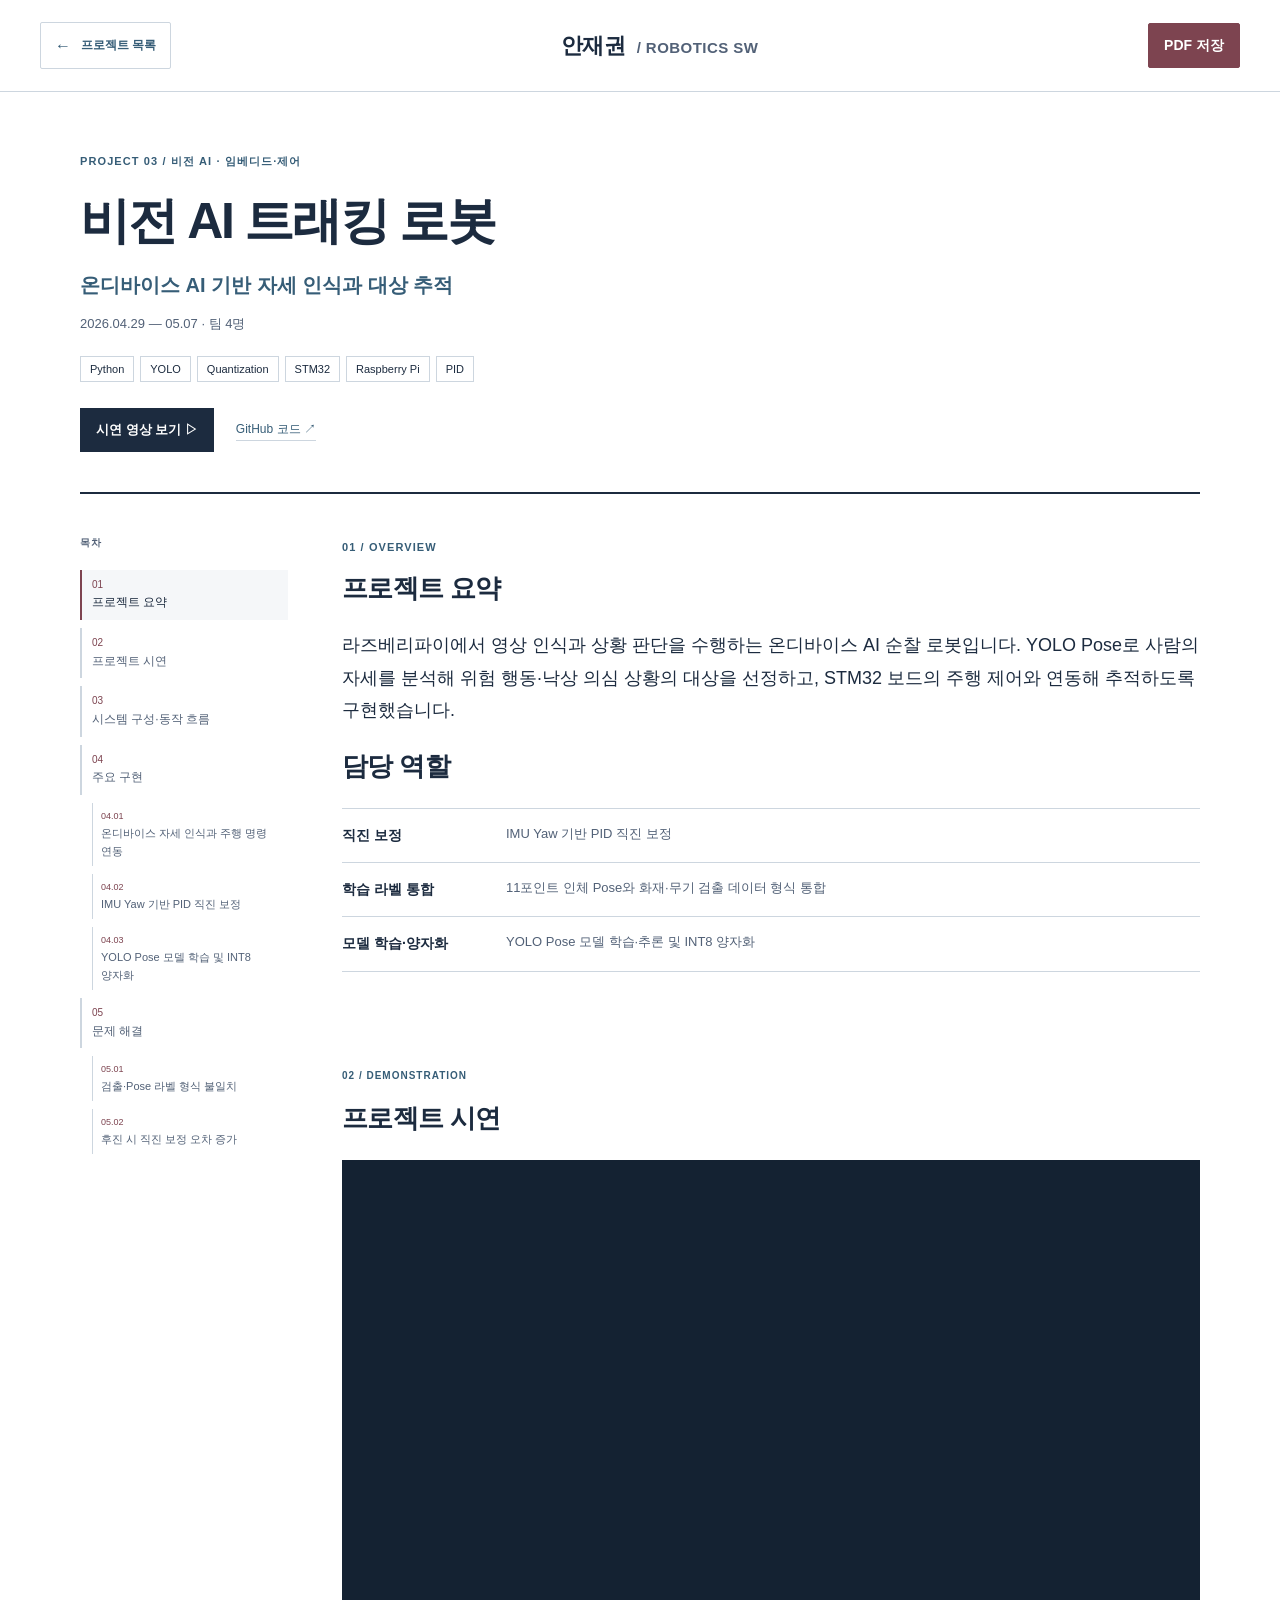
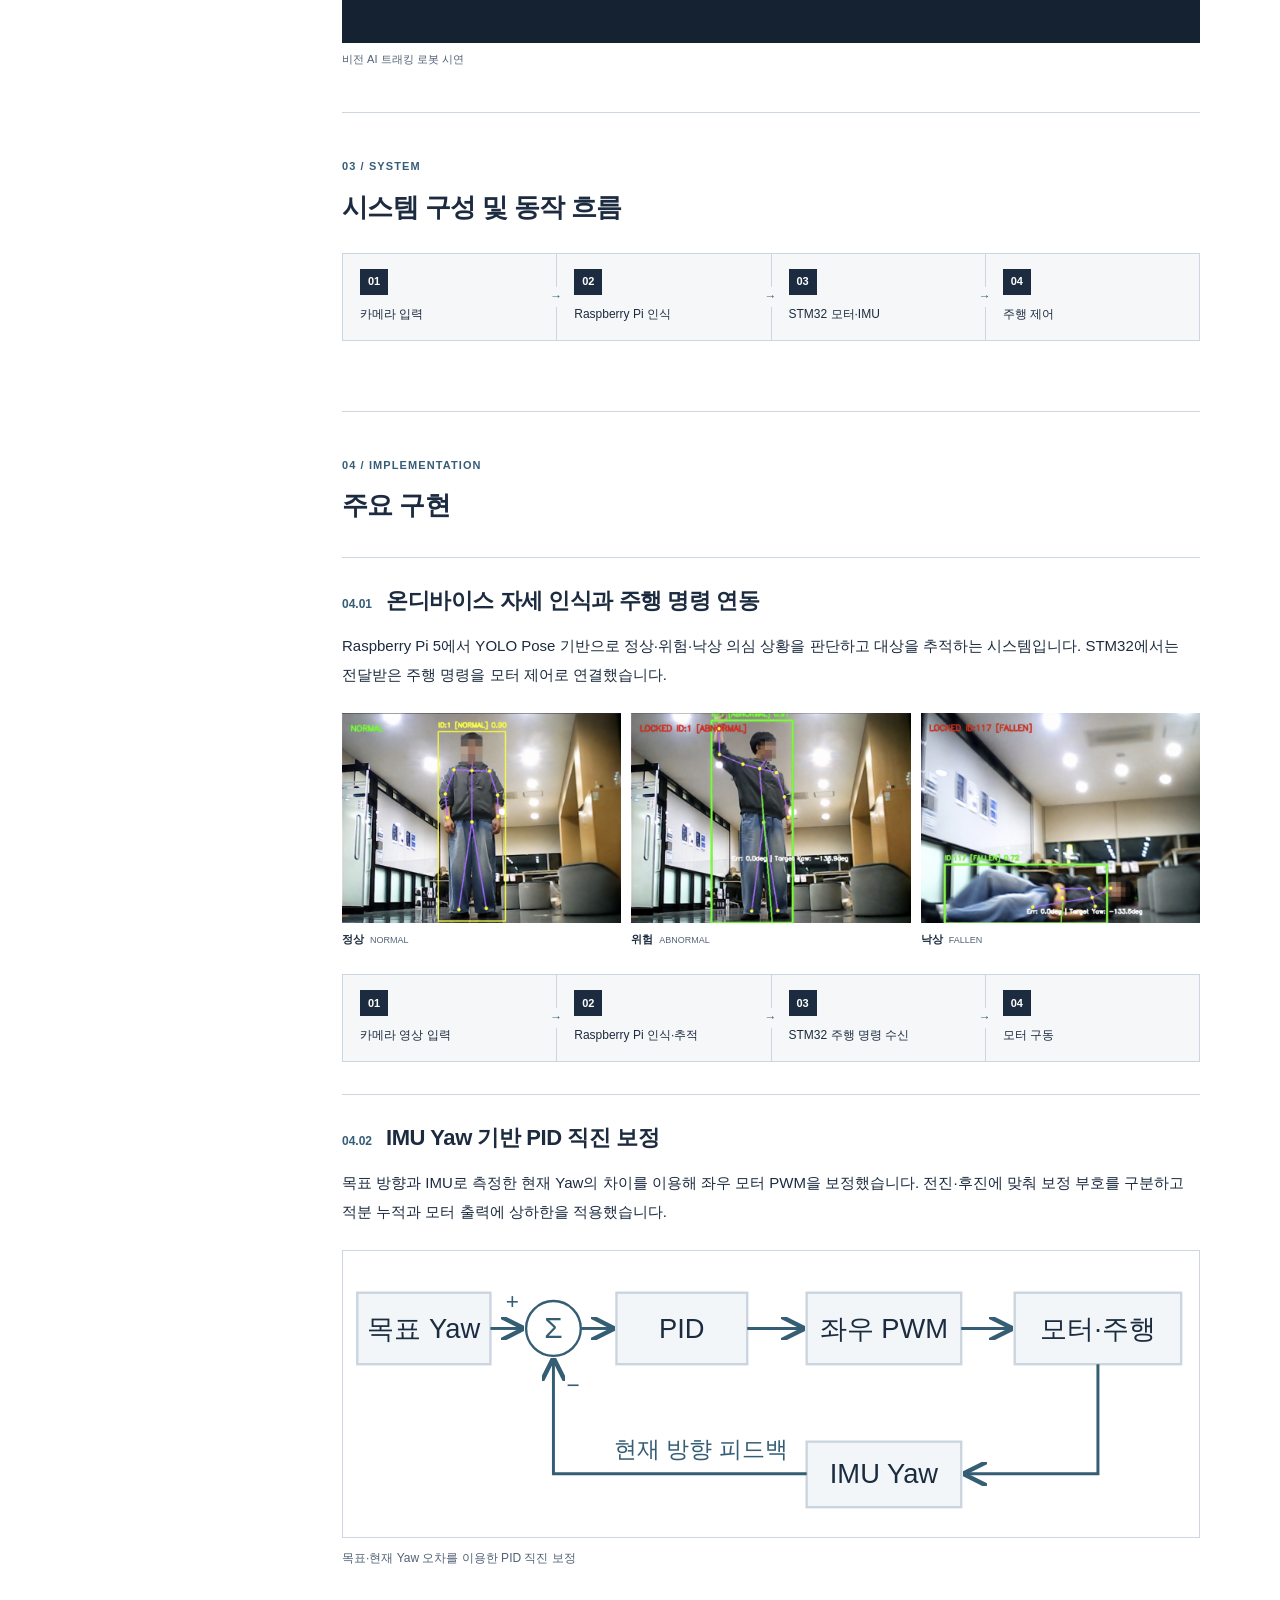
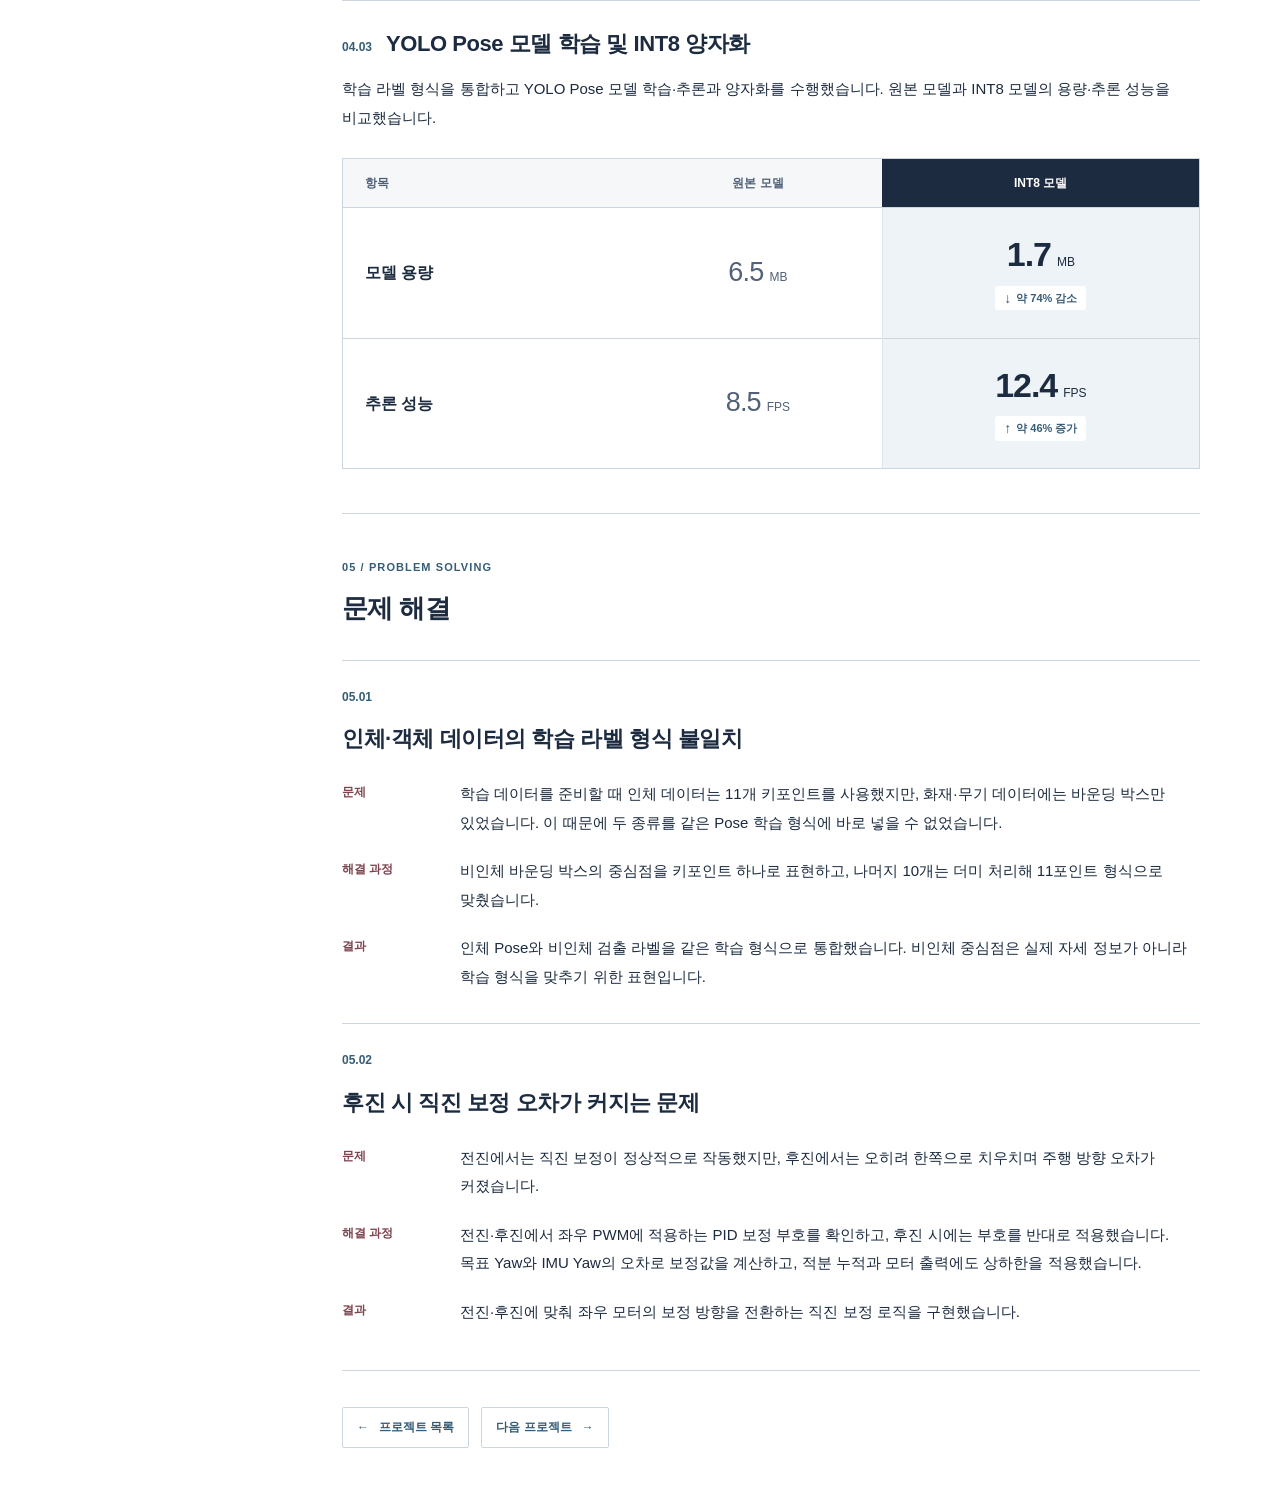
<file: projects/vision-tracking.html>
<!doctype html><html lang="ko"><head><meta charset="utf-8"><meta name="viewport" content="width=device-width,initial-scale=1"><meta name="description" content="STM32 주행 제어를 담당하고, 학습 라벨 통합과 YOLO Pose 모델 학습·양자화를 수행했습니다."><title>비전 AI 트래킹 로봇 | 안재권</title><link rel="icon" type="image/svg+xml" href="../assets/favicon-w.svg?v=2"><link rel="stylesheet" href="../project-layout.css?v=13"></head><body class="folio-detail-page">
  <a class="folio-skip" href="#overview">본문으로 이동</a><header class="folio-header"><a class="folio-back-button" href="../index.html#project-vision"><span aria-hidden="true">←</span> 프로젝트 목록</a><a href="../index.html">안재권 <span>/ ROBOTICS SW</span></a><a class="folio-print-button" href="../print.html?v=20261114">PDF 저장</a></header>
  <main class="folio-detail-main"><div class="folio-detail-hero"><p class="folio-index">PROJECT 03 / 비전 AI · 임베디드·제어</p><h1>비전 AI 트래킹 로봇</h1><p class="folio-subtitle">온디바이스 AI 기반 자세 인식과 대상 추적</p><p class="folio-meta">2026.04.29 — 05.07 · 팀 4명</p><ul class="folio-tags"><li>Python</li><li>YOLO</li><li>Quantization</li><li>STM32</li><li>Raspberry Pi</li><li>PID</li></ul><div class="folio-hero-actions"><a class="folio-button folio-button-primary" href="#demo">시연 영상 보기 ▷</a><a href="https://github.com/Ugie01/Tracking_Patrol_Robot" target="_blank" rel="noreferrer">GitHub 코드 ↗</a></div></div>
  <div class="folio-detail-grid"><aside class="folio-toc"><p>목차</p><nav aria-label="프로젝트 상세 목차"><a href="#overview"><span>01</span>프로젝트 요약</a><a href="#demo"><span>02</span>프로젝트 시연</a><a href="#system"><span>03</span>시스템 구성·동작 흐름</a><a href="#implementation"><span>04</span>주요 구현</a><a href="#recognition-control" class="is-subsection"><span>04.01</span>온디바이스 자세 인식과 주행 명령 연동</a><a href="#straight-control" class="is-subsection"><span>04.02</span>IMU Yaw 기반 PID 직진 보정</a><a href="#model-quantization" class="is-subsection"><span>04.03</span>YOLO Pose 모델 학습 및 INT8 양자화</a><a href="#problem-solving"><span>05</span>문제 해결</a><a href="#labels" class="is-subsection"><span>05.01</span>검출·Pose 라벨 형식 불일치</a><a href="#pid" class="is-subsection"><span>05.02</span>후진 시 직진 보정 오차 증가</a></nav></aside>
  <div class="folio-article"><section id="overview" data-toc-section><p class="folio-index">01 / OVERVIEW</p><h2>프로젝트 요약</h2><p class="folio-lead">라즈베리파이에서 영상 인식과 상황 판단을 수행하는 온디바이스 AI 순찰 로봇입니다. YOLO Pose로 사람의 자세를 분석해 위험 행동·낙상 의심 상황의 대상을 선정하고, STM32 보드의 주행 제어와 연동해 추적하도록 구현했습니다.</p><h3 class="folio-work-heading">담당 역할</h3><dl class="folio-contributions folio-work-rows"><div><dt>직진 보정</dt><dd>IMU Yaw 기반 PID 직진 보정</dd></div><div><dt>학습 라벨 통합</dt><dd>11포인트 인체 Pose와 화재·무기 검출 데이터 형식 통합</dd></div><div><dt>모델 학습·양자화</dt><dd>YOLO Pose 모델 학습·추론 및 INT8 양자화</dd></div></dl></section>
  <section id="demo" class="folio-demo" data-toc-section><div class="folio-section-label"><span>02 / DEMONSTRATION</span><h2>프로젝트 시연</h2></div><div class="folio-player"><iframe src="https://www.youtube-nocookie.com/embed/0Xhue5Aivyg" title="비전 AI 트래킹 로봇 시연" loading="lazy" referrerpolicy="strict-origin-when-cross-origin" allow="accelerometer; autoplay; encrypted-media; gyroscope; picture-in-picture" allowfullscreen></iframe></div><p class="folio-caption">비전 AI 트래킹 로봇 시연</p></section>
  <section id="system" data-toc-section><p class="folio-index">03 / SYSTEM</p><h2>시스템 구성 및 동작 흐름</h2><ol class="folio-flow" aria-label="동작 흐름"><li><span class="folio-flow-step" aria-hidden="true">01</span><span class="folio-flow-text">카메라 입력</span></li><li><span class="folio-flow-step" aria-hidden="true">02</span><span class="folio-flow-text">Raspberry Pi 인식</span></li><li><span class="folio-flow-step" aria-hidden="true">03</span><span class="folio-flow-text">STM32 모터·IMU</span></li><li><span class="folio-flow-step" aria-hidden="true">04</span><span class="folio-flow-text">주행 제어</span></li></ol></section>
  <section id="implementation" data-toc-section><p class="folio-index">04 / IMPLEMENTATION</p><h2>주요 구현</h2><article id="recognition-control" class="folio-implementation" data-toc-section><div class="folio-entry-heading"><span class="folio-entry-number">04.01</span><h3>온디바이스 자세 인식과 주행 명령 연동</h3></div><p class="folio-implementation-summary">Raspberry Pi 5에서 YOLO Pose 기반으로 정상·위험·낙상 의심 상황을 판단하고 대상을 추적하는 시스템입니다. STM32에서는 전달받은 주행 명령을 모터 제어로 연결했습니다.</p><div class="folio-situation-section"><div class="folio-situations"><figure><a href="../assets/tracking-normal-mosaic.png" target="_blank" rel="noreferrer"><img src="../assets/tracking-normal-mosaic.png" alt="정상 상황의 YOLO Pose 인식 결과" loading="lazy"></a><figcaption><strong>정상</strong><span>NORMAL</span></figcaption></figure><figure><a href="../assets/tracking-danger-mosaic.png" target="_blank" rel="noreferrer"><img src="../assets/tracking-danger-mosaic.png" alt="위험 상황의 YOLO Pose 인식 결과" loading="lazy"></a><figcaption><strong>위험</strong><span>ABNORMAL</span></figcaption></figure><figure><a href="../assets/tracking-fall-mosaic.png" target="_blank" rel="noreferrer"><img src="../assets/tracking-fall-mosaic.png" alt="낙상 상황의 YOLO Pose 인식 결과" loading="lazy"></a><figcaption><strong>낙상</strong><span>FALLEN</span></figcaption></figure></div></div><ol class="folio-flow" aria-label="동작 흐름"><li><span class="folio-flow-step" aria-hidden="true">01</span><span class="folio-flow-text">카메라 영상 입력</span></li><li><span class="folio-flow-step" aria-hidden="true">02</span><span class="folio-flow-text">Raspberry Pi 인식·추적</span></li><li><span class="folio-flow-step" aria-hidden="true">03</span><span class="folio-flow-text">STM32 주행 명령 수신</span></li><li><span class="folio-flow-step" aria-hidden="true">04</span><span class="folio-flow-text">모터 구동</span></li></ol></article><article id="straight-control" class="folio-implementation" data-toc-section><div class="folio-entry-heading"><span class="folio-entry-number">04.02</span><h3>IMU Yaw 기반 PID 직진 보정</h3></div><p class="folio-implementation-summary">목표 방향과 IMU로 측정한 현재 Yaw의 차이를 이용해 좌우 모터 PWM을 보정했습니다. 전진·후진에 맞춰 보정 부호를 구분하고 적분 누적과 모터 출력에 상하한을 적용했습니다.</p><div class="folio-feature-images"><figure><a href="../assets/vision-imu-pid-loop.svg" target="_blank" rel="noreferrer"><img src="../assets/vision-imu-pid-loop.svg" alt="목표 Yaw와 현재 Yaw의 차이로 좌우 모터 PWM을 보정하는 PID 피드백 구조" loading="lazy"></a><figcaption>목표·현재 Yaw 오차를 이용한 PID 직진 보정</figcaption></figure></div></article><article id="model-quantization" class="folio-implementation" data-toc-section><div class="folio-entry-heading"><span class="folio-entry-number">04.03</span><h3>YOLO Pose 모델 학습 및 INT8 양자화</h3></div><p class="folio-implementation-summary">학습 라벨 형식을 통합하고 YOLO Pose 모델 학습·추론과 양자화를 수행했습니다. 원본 모델과 INT8 모델의 용량·추론 성능을 비교했습니다.</p><div class="folio-quantization"><table aria-label="원본 모델과 INT8 모델의 용량·추론 성능"><colgroup><col class="folio-quant-metric"><col class="folio-quant-original"><col class="folio-quant-int8"></colgroup><thead><tr><th scope="col">항목</th><th scope="col">원본 모델</th><th scope="col">INT8 모델</th></tr></thead><tbody><tr><th scope="row">모델 용량</th><td><span class="folio-quant-value">6.5<small>MB</small></span></td><td class="folio-quant-optimized"><span class="folio-quant-value">1.7<small>MB</small></span><span class="folio-quant-change"><span aria-hidden="true">↓</span> 약 74% 감소</span></td></tr><tr><th scope="row">추론 성능</th><td><span class="folio-quant-value">8.5<small>FPS</small></span></td><td class="folio-quant-optimized"><span class="folio-quant-value">12.4<small>FPS</small></span><span class="folio-quant-change"><span aria-hidden="true">↑</span> 약 46% 증가</span></td></tr></tbody></table></div></article></section>
  <section id="problem-solving" data-toc-section><p class="folio-index">05 / PROBLEM SOLVING</p><h2>문제 해결</h2><article id="labels" class="folio-problem-case" data-toc-section><div class="folio-entry-heading"><span class="folio-entry-number">05.01</span></div><h3>인체·객체 데이터의 학습 라벨 형식 불일치</h3><dl class="folio-case-story"><div><dt>문제</dt><dd>학습 데이터를 준비할 때 인체 데이터는 11개 키포인트를 사용했지만, 화재·무기 데이터에는 바운딩 박스만 있었습니다. 이 때문에 두 종류를 같은 Pose 학습 형식에 바로 넣을 수 없었습니다.</dd></div><div><dt>해결 과정</dt><dd>비인체 바운딩 박스의 중심점을 키포인트 하나로 표현하고, 나머지 10개는 더미 처리해 11포인트 형식으로 맞췄습니다.</dd></div><div><dt>결과</dt><dd>인체 Pose와 비인체 검출 라벨을 같은 학습 형식으로 통합했습니다. 비인체 중심점은 실제 자세 정보가 아니라 학습 형식을 맞추기 위한 표현입니다.</dd></div></dl></article><article id="pid" class="folio-problem-case" data-toc-section><div class="folio-entry-heading"><span class="folio-entry-number">05.02</span></div><h3>후진 시 직진 보정 오차가 커지는 문제</h3><dl class="folio-case-story"><div><dt>문제</dt><dd>전진에서는 직진 보정이 정상적으로 작동했지만, 후진에서는 오히려 한쪽으로 치우치며 주행 방향 오차가 커졌습니다.</dd></div><div><dt>해결 과정</dt><dd>전진·후진에서 좌우 PWM에 적용하는 PID 보정 부호를 확인하고, 후진 시에는 부호를 반대로 적용했습니다. 목표 Yaw와 IMU Yaw의 오차로 보정값을 계산하고, 적분 누적과 모터 출력에도 상하한을 적용했습니다.</dd></div><div><dt>결과</dt><dd>전진·후진에 맞춰 좌우 모터의 보정 방향을 전환하는 직진 보정 로직을 구현했습니다.</dd></div></dl></article></section>
  <footer class="folio-next"><a class="folio-back-button" href="../index.html#project-vision"><span aria-hidden="true">←</span> 프로젝트 목록</a><a class="folio-back-button folio-next-simple" href="plc-automation.html?v=20261114-projects">다음 프로젝트 <span aria-hidden="true">→</span></a></footer></div></div></main><script src="../project-detail.js?v=2" defer></script></body></html>
</file>
<file: style.css>
@import url('https://fonts.googleapis.com/css2?family=Noto+Sans+KR:wght@400;500;600;700;800;900&display=swap');

:root {
  --blue: #2855eb;
  --ink: #172435;
  --muted: #647183;
  --line: #dce3ed;
  --pale: #f2f6fc;
}

* {
  box-sizing: border-box;
}

html {
  scroll-behavior: smooth;
  scroll-padding-top: 100px;
}

body {
  margin: 0;
  background: #fff;
  color: var(--ink);
  font-family: 'Noto Sans KR', sans-serif;
  font-size: 16px;
  line-height: 1.7;
  word-break: keep-all;
}

a {
  color: inherit;
  text-decoration: none;
}

button {
  font: inherit;
  cursor: pointer;
}

a:focus-visible,
button:focus-visible,
summary:focus-visible {
  outline: 3px solid #e99515;
  outline-offset: 5px;
}

.skip {
  position: absolute;
  top: -80px;
}

.skip:focus {
  top: 80px;
  background: white;
  z-index: 10;
}

header {
  height: 88px;
  padding: 0 max(5vw, 24px);
  display: flex;
  align-items: center;
  justify-content: space-between;
  gap: 22px;
  border-bottom: 1px solid var(--line);
  position: sticky;
  top: 0;
  background: #ffffffef;
  backdrop-filter: blur(14px);
  z-index: 5;
}

.brand {
  font-weight: 800;
  display: flex;
  align-items: center;
  gap: 10px;
  white-space: nowrap;
}

.brand-sub {
  font-weight: 400;
  color: var(--muted);
}

.mark {
  background: var(--blue);
  color: white;
  font-size: 24px;
  width: 38px;
  height: 38px;
  text-align: center;
  border-radius: 9px;
  line-height: 34px;
}

nav {
  display: flex;
  gap: 30px;
  font-size: 14px;
  font-weight: 600;
}

nav a {
  padding: 8px 0;
  border-bottom: 2px solid transparent;
}

nav a.active {
  color: var(--blue);
  border-color: var(--blue);
}

.print {
  border: 1px solid var(--line);
  background: white;
  padding: 9px 14px;
  border-radius: 6px;
  font-size: 14px;
}

main {
  max-width: 1256px;
  margin: auto;
  padding: 0 48px;
}

section {
  padding: 85px 0;
  scroll-margin-top: 20px;
}

.hero {
  position: relative;
  display: grid;
  grid-template-columns: 1.6fr 1fr;
  gap: 70px;
  padding-top: 80px;
  padding-bottom: 110px;
  align-items: center;
}

.eyebrow {
  font-size: 12px;
  font-weight: 700;
  color: var(--blue);
  letter-spacing: 2px;
  margin: 0 0 24px;
}

h1 {
  font-size: clamp(40px, 4.6vw, 66px);
  line-height: 1.25;
  letter-spacing: -3px;
  font-weight: 800;
  margin: 0 0 24px;
}

h1 span {
  color: var(--blue);
}

.role {
  font-size: 18px;
  font-weight: 700;
}

.intro {
  color: var(--muted);
  font-size: 16px;
  line-height: 1.9;
}

.actions {
  display: flex;
  gap: 25px;
  align-items: center;
  margin: 30px 0;
}

.primary {
  padding: 14px 22px;
  background: var(--blue);
  border-radius: 7px;
  color: white;
  font-size: 14px;
  font-weight: 600;
  display: flex;
  gap: 25px;
}

.text-link {
  font-size: 14px;
  font-weight: 600;
}

.identity {
  display: flex;
  gap: 22px;
  font-size: 12px;
  color: #748093;
  margin-top: 30px;
}

.portrait {
  background: var(--pale);
  border: 1px solid #d6e0f0;
  padding: 22px;
  min-height: 380px;
  border-radius: 12px;
  display: flex;
  flex-direction: column;
  justify-content: space-between;
}

.portrait-top,
.portrait-bottom {
  display: flex;
  justify-content: space-between;
  color: #637b9d;
  font-size: 11px;
  letter-spacing: 1px;
}

.portrait-center {
  display: flex;
  flex-direction: column;
  text-align: center;
  gap: 8px;
  color: #8191aa;
  font-size: 13px;
}

.portrait-center strong {
  font-size: 17px;
  font-weight: 500;
}

.photo-symbol {
  font-size: 38px;
  font-weight: 300;
}

/* Hero 하단 텍스트는 제거하고 구분선만 유지 */
.hero-foot {
  position: absolute;
  bottom: 20px;
  width: 100%;
  height: 1px;
  border-top: 1px solid var(--line);
}

.section-head {
  display: flex;
  justify-content: space-between;
  align-items: end;
  gap: 24px;
  margin-bottom: 36px;
}

.section-head .eyebrow {
  margin-bottom: 10px;
}

h2 {
  font-size: 32px;
  letter-spacing: -1.3px;
  line-height: 1.45;
  margin: 0;
}

.section-head>p {
  font-size: 14px;
  color: var(--muted);
}

.featured {
  display: grid;
  grid-template-columns: 1.2fr 1fr;
  background: #f4f7fd;
  border: 1px solid #dde5f3;
  border-radius: 14px;
  overflow: hidden;
}

.feature-copy {
  padding: 38px;
}

.tags {
  display: flex;
  gap: 6px;
  flex-wrap: wrap;
}

.tags span {
  font-size: 11px;
  line-height: 1.5;
  padding: 5px 9px;
  background: #e8edf6;
  border-radius: 4px;
  color: #526179;
}

.tags .status {
  color: var(--blue);
  background: #dde7ff;
}

.project-number {
  font-size: 11px;
  letter-spacing: 1.5px;
  color: var(--muted);
  margin: 26px 0 10px;
}

.featured h3 {
  font-size: 36px;
  letter-spacing: -1px;
  margin: 0;
  line-height: 1.3;
}

.project-sub {
  font-size: 17px;
  color: #4c5c71;
}

dl {
  margin-top: 25px;
  font-size: 14px;
}

dl div {
  display: flex;
  gap: 18px;
  margin-bottom: 12px;
}

dt {
  min-width: 55px;
  color: var(--muted);
}

dd {
  margin: 0;
}

.meta {
  font-size: 12px;
  color: #7b8697;
  margin-top: 24px;
}

.links {
  display: flex;
  gap: 24px;
  font-size: 14px;
  font-weight: 600;
}

.links a,
.card details a {
  color: var(--blue);
}

.system {
  padding: 40px;
  display: flex;
  flex-direction: column;
  justify-content: center;
  background: #eaf0fc;
  border-left: 1px solid #dce5f5;
}

/* 10px → 12px */
.system .eyebrow {
  font-size: 12px;
}

.system-node {
  border: 1px solid #ccd9ef;
  background: white;
  border-radius: 8px;
  padding: 16px;
  text-align: center;
  font-weight: 700;
}

.system small {
  font-weight: 400;
  color: var(--muted);
  font-size: 12px;
  display: block;
}

.connector {
  color: #7388ac;
  text-align: center;
  font-size: 12px;
  padding: 10px;
}

.system-owned {
  border: 1px solid var(--blue);
  border-radius: 8px;
  padding: 18px;
  background: white;
}

.mini-label {
  font-size: 9px;
  letter-spacing: 1.5px;
  color: var(--blue);
  display: block;
}

/* MY CONTRIBUTION / AMR만 강조 */
.system-contribution .mini-label {
  font-size: 11px;
}

.system-owned>strong {
  font-size: 20px;
}

.system-pair {
  display: grid;
  grid-template-columns: 1fr 1fr;
  gap: 10px;
  margin-top: 14px;
}

.system-pair>span {
  background: var(--pale);
  padding: 12px;
  font-size: 13px;
  text-align: center;
}

.system-caption {
  font-size: 11px;
  color: var(--muted);
  margin-bottom: 0;
}

.featured>details {
  grid-column: 1/-1;
  border-top: 1px solid #dce5f5;
  padding: 0 36px;
}

.detail-grid {
  display: grid;
  grid-template-columns: 1fr 1fr;
  gap: 30px;
  padding-bottom: 20px;
}

.detail-grid p {
  font-size: 14px;
  color: var(--muted);
}

summary {
  list-style: none;
  display: flex;
  justify-content: space-between;
  align-items: center;
  padding: 18px 0;
  cursor: pointer;
  font-weight: 600;
  font-size: 14px;
}

summary::-webkit-details-marker {
  display: none;
}

details[open]>summary span {
  transform: rotate(45deg);
}

.project-grid {
  display: grid;
  grid-template-columns: repeat(3, 1fr);
  gap: 20px;
  margin-top: 25px;
}

.card {
  border: 1px solid var(--line);
  border-radius: 12px;
  overflow: hidden;
  background: white;
}

.card>img {
  width: 100%;
  height: 205px;
  object-fit: cover;
  display: block;
}

.card:nth-child(2)>img {
  object-position: center 52%;
}

.card-body {
  padding: 24px;
}

.card .project-number {
  margin-top: 0;
  font-size: 10px;
}

.card h3 {
  font-size: 21px;
  letter-spacing: -.8px;
  margin: 10px 0;
}

.card p {
  font-size: 14px;
  color: var(--muted);
}

.card ul {
  padding-left: 17px;
  font-size: 13px;
  line-height: 2;
  margin: 20px 0;
}

.card details {
  border-top: 1px solid var(--line);
  margin-top: 15px;
}

.card details p,
.card details a {
  font-size: 13px;
}

.card .meta {
  font-size: 11px;
}

video {
  width: 100%;
  border-radius: 6px;
}

.skill-row {
  display: grid;
  grid-template-columns: 40px 1fr 1fr 1.3fr;
  align-items: center;
  gap: 24px;
  padding: 25px 0;
  border-bottom: 1px solid var(--line);
}

.skill-row h3 {
  font-size: 17px;
  margin: 0;
}

.skill-row p,
.skill-row>span:last-child {
  font-size: 14px;
  color: var(--muted);
}

.skill-index {
  color: var(--blue);
  font-size: 12px;
}

.related {
  font-size: 13px;
  color: var(--muted);
  padding-top: 15px;
}

.timeline article {
  display: grid;
  grid-template-columns: 280px 1fr;
  gap: 30px;
  border-top: 1px solid var(--line);
  padding: 30px 0;
}

.time {
  font-size: 14px;
  color: var(--blue);
}

.time span {
  display: block;
  color: var(--muted);
  font-size: 12px;
  margin-top: 8px;
}

.timeline h3 {
  margin: 0;
  font-size: 21px;
}

.timeline p {
  font-size: 14px;
  color: var(--muted);
  margin-bottom: 0;
}

footer {
  background: var(--pale);
  padding: 45px max(calc((100vw - 1160px)/2), 48px);
  display: flex;
  justify-content: space-between;
  align-items: center;
  gap: 25px;
}

footer strong {
  font-size: 24px;
  letter-spacing: -1px;
}

footer p,
footer>span {
  font-size: 12px;
  color: var(--muted);
}

footer>a {
  font-size: 14px;
  color: var(--blue);
}


@media(max-width:1000px) {

  .brand-sub {
    display: none;
  }

  main {
    padding: 0 30px;
  }

  .hero {
    gap: 35px;
  }

  .portrait {
    min-height: 330px;
  }

  h1 {
    font-size: 45px;
  }

  .project-grid {
    gap: 12px;
  }

  .card-body {
    padding: 17px;
  }

  .card h3 {
    font-size: 19px;
  }

  .feature-copy,
  .system {
    padding: 28px;
  }

  .skill-row {
    gap: 15px;
    grid-template-columns: 25px 1fr 1fr;
  }

  .skill-row>span:last-child {
    grid-column: 2/-1;
    margin-top: -15px;
  }

  nav {
    gap: 18px;
  }
}


@media(max-width:700px) {

  header {
    height: auto;
    min-height: 100px;
    padding: 12px 20px;
    flex-wrap: wrap;
    gap: 10px;
  }

  .brand {
    font-size: 15px;
  }

  .mark {
    height: 29px;
    width: 29px;
    font-size: 20px;
    line-height: 26px;
  }

  nav {
    order: 3;
    width: 100%;
    justify-content: space-between;
    font-size: 13px;
    gap: 8px;
  }

  .print {
    font-size: 12px;
    padding: 6px 10px;
  }

  main {
    padding: 0 22px;
  }

  section {
    padding: 55px 0;
  }

  .hero {
    grid-template-columns: 1fr;
    gap: 25px;
    padding-top: 45px;
    padding-bottom: 80px;
  }

  h1 {
    font-size: 44px;
    letter-spacing: -2px;
  }

  .intro {
    font-size: 15px;
  }

  .portrait {
    min-height: 210px;
    width: 100%;
    max-width: 350px;
  }

  .section-head {
    display: block;
  }

  h2 {
    font-size: 27px;
  }

  .featured {
    grid-template-columns: 1fr;
  }

  .system {
    border-left: 0;
    border-top: 1px solid var(--line);
  }

  .featured h3 {
    font-size: 30px;
  }

  .featured>details {
    padding: 0 25px;
  }

  .detail-grid {
    grid-template-columns: 1fr;
    gap: 10px;
  }

  .project-grid {
    grid-template-columns: 1fr;
    gap: 22px;
  }

  .card>img {
    height: 230px;
  }

  .card-body {
    padding: 24px;
  }

  .card h3 {
    font-size: 24px;
  }

  .skill-row {
    grid-template-columns: 22px 1fr;
  }

  .skill-row p,
  .skill-row>span:last-child {
    grid-column: 2;
    margin: 0;
  }

  .skill-row h3 {
    font-size: 18px;
  }

  .timeline article {
    grid-template-columns: 1fr;
    gap: 12px;
  }

  .time span {
    display: inline;
    margin-left: 12px;
  }

  footer {
    padding: 35px 22px;
    flex-wrap: wrap;
  }

  footer>div {
    width: 100%;
  }

  html {
    scroll-padding-top: 120px;
  }
}


@media(prefers-reduced-motion:reduce) {

  html {
    scroll-behavior: auto;
  }
}


@media print {

  @page {
    size: A4 portrait;
    margin: 14mm;
  }

  body {
    font-size: 11pt;
    -webkit-print-color-adjust: exact;
    print-color-adjust: exact;
  }

  header,
  .actions,
  .print,
  .hero-foot,
  video,
  footer {
    display: none;
  }

  main {
    max-width: none;
    padding: 0;
  }

  section {
    padding: 15px 0;
    break-before: page;
  }

  .hero {
    break-before: auto;
    min-height: 150mm;
    grid-template-columns: 1.5fr 1fr;
  }

  .portrait {
    min-height: 85mm;
  }

  h1 {
    font-size: 38pt;
  }

  .featured {
    break-inside: avoid;
  }

  .project-grid {
    grid-template-columns: repeat(3, 1fr);
    break-before: page;
    padding-top: 10mm;
  }

  .card {
    break-inside: avoid;
  }

  .card>img {
    height: 40mm;
  }

  .card-body {
    padding: 12px;
  }

  .card p,
  .card ul {
    font-size: 9pt;
  }

  .card h3 {
    font-size: 14pt;
  }

  .card summary {
    display: none;
  }

  .card details:not([open]) {
    display: none;
  }

  .section-head {
    margin-bottom: 15px;
  }

  a {
    color: inherit;
  }

  .skill-row {
    padding: 16px 0;
  }

  .identity {
    font-size: 10pt;
  }
}


/* PDF-only content stays out of the web layout. */
.print-media-link {
  display: none;
}


.hero-copy h1 {
  width: fit-content;
  max-width: 100%;
}

.hero-copy h1 span {
  display: block;
}

.identity {
  flex-wrap: wrap;
}

.portrait-center {
  align-items: center;
  min-width: 0;
}

.portrait-center img {
  display: block;
  width: 82%;
  max-width: 240px;
  height: 220px;
  margin: auto;
  object-fit: contain;
  filter: drop-shadow(0 14px 20px #07101d55);
}


@media(max-width:1000px) {

  .portrait-center img {
    max-width: 200px;
    height: 190px;
  }
}


@media(max-width:700px) {

  .identity {
    display: grid;
    gap: 5px;
  }

  .portrait-center img {
    width: 70%;
    max-width: 180px;
    height: 145px;
  }
}


/*
  A4 print composition.
  Web accordions stay interactive;
  print gets a static reading view.
*/
@media print {

  html,
  body {
    width: auto;
    min-height: 0;
  }

  header,
  .actions,
  .print,
  .hero-foot,
  video,
  footer {
    display: none !important;
  }

  section {
    padding: 0;
    min-height: 182mm;
  }

  .hero {
    min-height: 182mm;
  }

  .featured>details {
    display: block !important;
  }

  .featured>details:not([open])>.detail-grid {
    display: grid !important;
  }

  .featured>details summary {
    padding: 3mm 0 2mm;
  }

  .featured>details summary span {
    display: none;
  }

  .featured .detail-grid {
    gap: 7mm;
    padding-bottom: 3mm;
  }

  .featured .detail-grid h4 {
    font-size: 9.5pt;
    margin: 0 0 1mm;
  }

  .featured .detail-grid p {
    font-size: 8.2pt;
    line-height: 1.55;
    margin: 0;
  }

  .project-grid {
    min-height: 182mm;
    margin-top: 0;
    padding: 0;
    align-content: center;
    align-items: stretch;
  }

  .card {
    display: flex;
    align-self: stretch;
    flex-direction: column;
  }

  .project-grid .card-body {
    display: flex;
    flex: 1;
    flex-direction: column;
  }

  .card details {
    display: none !important;
  }

  .print-media-link {
    display: flex;
    align-items: center;
    gap: 3mm;
    margin-top: 3mm;
    padding-top: 3mm;
    border-top: 1px solid var(--line);
    color: var(--ink);
  }

  .print-media-link img {
    width: 16mm;
    height: 16mm;
  }

  .print-media-link span {
    display: flex;
    flex-direction: column;
  }

  .print-media-link strong {
    font-size: 8.5pt;
  }

  .print-media-link small {
    font-size: 7.5pt;
    color: var(--muted);
  }

  .project-grid .print-media-link {
    margin-top: auto;
  }

  .featured .feature-copy {
    position: relative;
  }

  .featured .print-media-link {
    position: absolute;
    right: 7mm;
    bottom: 5mm;
    margin: 0;
    padding: 0;
    border: 0;
  }

  .featured .print-media-link img {
    width: 14mm;
    height: 14mm;
  }

  #experience {
    min-height: 182mm;
    display: flex;
    flex-direction: column;
    justify-content: center;
  }
}
</file>
<file: web-refinement.css>
/* Web-only editorial finish. The separate print.html owns PDF layout. */
@media screen {
  :root[data-theme="cobalt"] {
    --blue: #365d77;
    --ink: #1c2b3f;
    --muted: #546577;
    --line: #c9d3dc;
    --pale: #f2f5f7;
    --panel: #f7f9fa;
    --diagram: #eaf0f3;
    --chip: #e9eef2;
    --chip-ink: #43586a;
    --accent: #7d4450;
    --paper: #fff;
    --header: #fffffff2;
  }

  body { background: #fff; }
  header { border-bottom: 1px solid var(--line); box-shadow: none; }
  .mark, .primary { background: var(--ink); }
  .mark { font-size: 21px; line-height: 36px; }
  header .print { background: var(--accent); border-color: var(--accent); color: #fff; font-weight: 700; }
  header .print:hover { background: #653641; border-color: #653641; }
  nav a.active, .eyebrow, .project-index span { color: var(--accent); }
  nav a.active { border-color: var(--accent); }
  header, nav, nav a, .mark, .print, .primary, .actions .text-link,
  .featured, .system, .portrait, .portrait-center img, .contact-card,
  .card, .card > img, .project-demo, .project-evidence-card,
  .project-evidence-card img, .work-item, .credentials article,
  .collaboration-strip, .skill-tech span, .tags span { border-radius: 2px; }
  .hero { background: none; }
  .primary, .actions .text-link, .portrait, .contact-card, .card,
  .featured, .project-evidence-card, .project-demo { box-shadow: none; }
  .hero-foot { border-radius: 0; }
  .card:hover, .project-evidence-card:hover { transform: none; }
  .featured { border: 1px solid var(--line); }
  .feature-copy { background: var(--panel); }
  .system { background: var(--diagram); }
  .tags .status { color: var(--accent); background: #f3eaec; }
  .featured .tags .status i { background: var(--accent); box-shadow: 0 0 0 4px #7d445022; }
  .project-index {
    display: grid;
    grid-template-columns: repeat(4, minmax(0, 1fr));
    gap: 0;
    margin: 0 0 28px;
    border-top: 2px solid var(--ink);
    border-bottom: 1px solid var(--line);
    font-size: inherit;
  }
  .project-index a {
    position: relative;
    display: grid;
    align-content: start;
    gap: 4px;
    min-width: 0;
    padding: 17px 16px 19px;
    border-left: 1px solid var(--line);
    transition: background-color .15s ease;
  }
  .project-index a:first-child { border-left: 0; }
  .project-index a:hover, .project-index a:focus-visible { background: var(--pale); }
  .project-index .project-index-current { background: #eef1f4; }
  .project-index .project-index-current:hover, .project-index .project-index-current:focus-visible { background: #e4e9ee; }
  .project-index-current > span { color: var(--accent); }
  .project-index-status { position: absolute; top: 17px; right: 15px; display: inline-flex; align-items: center; gap: 5px; color: var(--accent); font-size: 10px; font-style: normal; font-weight: 800; white-space: nowrap; }
  .project-index-status::before { content: ''; width: 5px; height: 5px; border-radius: 50%; background: currentColor; }
  .project-index span { font-size: 11px; font-weight: 800; letter-spacing: .08em; }
  .project-index strong { font-size: 14px; line-height: 1.45; }
  .project-index small { color: var(--muted); font-size: 11px; font-weight: 400; }
  .card-link { display: inline-flex; margin: 2px 0 0; color: var(--blue); font-size: 13px; font-weight: 700; border-bottom: 1px solid currentColor; }
  .card-link:hover { color: var(--ink); }
  .scenario-placeholder {
    display: flex;
    flex-direction: column;
    align-items: flex-start;
    justify-content: space-between;
    aspect-ratio: 16 / 10;
    min-height: 0;
    padding: 22px;
    background: #e3eaf0;
    border-bottom: 1px solid var(--line);
    color: #1e3b58;
  }
  .scenario-placeholder span { color: var(--accent); font-size: 11px; font-weight: 800; letter-spacing: .12em; }
  .project-evidence-card .scenario-placeholder strong { font-size: clamp(20px, 2.5vw, 34px); letter-spacing: -.04em; }
  .project-evidence-card .scenario-placeholder small { color: #49647a; font-size: 12px; }
  .actions { flex-wrap: wrap; column-gap: 24px; row-gap: 12px; }
  .hero {
    grid-template-columns: minmax(260px, .82fr) minmax(0, 1.28fr);
    gap: clamp(44px, 6vw, 96px);
    min-height: min(800px, calc(100svh - 88px));
    padding-top: 70px;
    padding-bottom: 90px;
    align-items: center;
  }
  .hero-copy { grid-column: 2; grid-row: 1; max-width: 650px; }
  .portrait-column { grid-column: 1; grid-row: 1; max-width: none; justify-self: stretch; display: flex; flex-direction: column; }
  .portrait-column .portrait { order: 1; width: 100%; max-width: none; margin: 0; }
  .portrait-column .portrait { border-radius: 9px; overflow: hidden; }
  .portrait-column .identity { order: 2; margin: 12px 0 0; }
  .portrait-column .identity, .footer-contacts { grid-template-columns: repeat(2, minmax(0, 1fr)); }
  .portrait-column .contact-card, .footer-contacts .contact-card { min-width: 0; }
  .portrait-column .contact-card small, .footer-contacts .contact-card small {
    overflow: visible;
    overflow-wrap: anywhere;
    text-overflow: clip;
    white-space: normal;
  }
  .contact-github { border-color: var(--line); }
  .contact-github:hover { border-color: var(--blue); }
  .portrait-center img { width: 100%; max-height: 560px; aspect-ratio: 4 / 5; object-position: center 28%; border-radius: 8px; }
  .hero-copy h1 { margin: 0 0 20px; line-height: 1.04; letter-spacing: -.06em; }
  .hero-copy h1 small { margin-bottom: 12px; color: var(--muted); font-size: clamp(17px, 1.8vw, 23px); font-weight: 600; letter-spacing: -.03em; }
  .hero-copy h1 span { color: var(--ink); font-size: clamp(72px, 7.4vw, 112px); }
  .target-roles { display: flex; flex-wrap: wrap; align-items: baseline; gap: 7px 14px; margin-top: 18px; }
  .target-roles > strong { color: var(--accent); font-size: 11px; letter-spacing: .04em; white-space: nowrap; }
  .target-roles p { display: flex; flex-wrap: wrap; gap: 4px 0; margin: 0; }
  .target-roles span { color: var(--ink); font-size: 12px; font-weight: 700; white-space: nowrap; }
  .target-roles span + span::before { content: '/'; margin: 0 9px; color: var(--line); font-weight: 400; }
  .hero-copy .intro { margin-top: 30px; }
  .hero-background {
    display: grid;
    grid-template-columns: repeat(2, minmax(0, 1fr));
    gap: 24px;
    margin-top: 34px;
    padding-top: 18px;
    border-top: 1px solid var(--line);
  }
  .hero-background-group { min-width: 0; }
  .hero-background h2 {
    margin: 0 0 15px;
    color: var(--accent);
    font-size: 12px;
    font-weight: 800;
    letter-spacing: .08em;
  }
  .hero-background p { margin: 0 0 16px; line-height: 1.45; }
  .hero-background p:last-child { margin-bottom: 0; }
  .hero-background strong, .hero-background span { display: block; }
  .hero-background strong { color: var(--ink); font-size: 15px; }
  .hero-background span { margin-top: 3px; color: var(--muted); font-size: 13px; }
  .hero-background .gpa-mark { display: flex; align-items: baseline; gap: 5px; margin-top: 6px; color: var(--accent); font-size: 12px; font-weight: 700; }
  .hero-background .gpa-mark b { color: var(--ink); font-size: 22px; line-height: 1; letter-spacing: -.04em; }
  .hero-background .gpa-mark small { color: var(--muted); font-size: 12px; font-weight: 500; }
  .hero-background .gpa-meter { display: block; width: min(100%, 148px); height: 3px; margin-top: 6px; background: #e3e9ef; }
  .hero-background .gpa-meter i { display: block; width: 90.67%; height: 100%; background: var(--accent); }
  .actions .text-link { min-height: auto; padding: 8px 0; border: 0; border-bottom: 1px solid var(--line); border-radius: 0; background: none; box-shadow: none; }
  .actions .text-link:hover { border-color: var(--blue); transform: none; }
  .section-head, .project-evidence-heading, .project-demos-heading,
  .previous-projects-heading { border-radius: 0; }
  #projects, #skills, #experience { padding-top: 86px; padding-bottom: 86px; }
  .section-head { margin-bottom: 28px; padding-bottom: 20px; }
  .section-head h2 { font-size: clamp(30px, 3.2vw, 42px); line-height: 1.2; }
  .section-head > p { max-width: 430px; line-height: 1.55; }

  .featured { display: block; overflow: hidden; background: #fff; }
  .feature-copy { display: grid; grid-template-columns: minmax(0, 1.15fr) minmax(0, .85fr); gap: 42px; padding: 36px 42px; background: #f7f9fa; }
  .feature-intro, .feature-facts { min-width: 0; }
  .feature-intro .tags { margin-bottom: 18px; }
  .featured h3 { font-size: clamp(30px, 3vw, 42px); line-height: 1.18; letter-spacing: -.05em; }
  .featured .project-sub { margin: 7px 0 17px; color: var(--blue); font-size: 12px; font-weight: 700; letter-spacing: .04em; }
  .feature-lead { max-width: 620px; margin: 0; color: var(--ink); font-size: 15px; line-height: 1.75; }
  .feature-facts { border-left: 1px solid var(--line); padding-left: 30px; }
  .feature-facts dl { margin: 0; }
  .feature-facts dl > div { display: grid; grid-template-columns: 48px minmax(0, 1fr); gap: 10px; margin: 0; padding: 9px 0; border-bottom: 1px solid var(--line); }
  .feature-facts dt { min-width: 0; font-size: 12px; }
  .feature-facts dd { color: var(--ink); font-size: 13px; line-height: 1.5; }
  .feature-facts .meta { margin: 14px 0; font-size: 12px; }
  .feature-facts .links { display: flex; flex-wrap: wrap; gap: 8px 18px; font-size: 12px; }
  .feature-facts .links a { border-bottom: 1px solid currentColor; }
  .featured .system { display: grid; grid-template-columns: minmax(0, 1fr) minmax(0, 1fr); gap: 16px 32px; justify-content: stretch; padding: 32px 42px; border-top: 1px solid var(--line); border-left: 0; background: #fff; }
  .system .eyebrow { grid-column: 1 / -1; margin: 0; color: var(--accent); }
  .system-lead { grid-column: 1 / -1; max-width: 850px; margin: -6px 0 4px; color: var(--muted); font-size: 14px; line-height: 1.6; }
  .system-axes { grid-column: 1; grid-row: 3; grid-template-columns: repeat(3, minmax(0, 1fr)); gap: 8px; }
  .system-axis { border-radius: 2px; padding: 12px 8px; }
  .system-axis-owned { border-color: var(--blue); background: #f2f5f7; }
  .system-interfaces { grid-column: 1; grid-row: 4; margin: 0; }
  .system-contribution { grid-column: 2; grid-row: 3 / span 2; align-self: stretch; border-color: var(--line); border-radius: 2px; padding: 16px 20px; background: #f7f9fa; }
  .system-contribution .mini-label { color: var(--accent); }
  .system-contribution-row strong { color: var(--blue); }
  .featured > .work-details { border-top: 1px solid var(--line); }
  .work-details > .work-details-heading { padding: 19px 42px; }
  .work-details-heading h4 { font-size: 19px; }
  .work-details-heading::after { border-radius: 2px; }
  .work-details-body { padding: 0 42px 30px; }

  .project-evidence { margin: 40px 0 50px; }
  .project-evidence-heading { align-items: baseline; margin-bottom: 18px; }
  .project-evidence-heading h3 { font-size: 23px; }
  .project-evidence-grid { grid-template-columns: minmax(0, .85fr) minmax(0, 1.15fr); gap: 18px; align-items: stretch; }
  .project-evidence-card { display: block; border-radius: 2px; }
  .project-evidence-card > a { aspect-ratio: 16 / 9; background: #edf1f4; }
  .scenario-placeholder { display: flex; aspect-ratio: 16 / 9; min-height: 0; padding: 22px; border: 0; background: var(--ink); color: #fff; }
  .scenario-placeholder > span { color: #d9bbc1; }
  .project-evidence-card .scenario-placeholder strong { color: #fff; font-size: clamp(22px, 2.4vw, 31px); }
  .project-evidence-card .scenario-placeholder small { color: #d2dce5; }
  .scenario-steps { display: flex; flex-wrap: wrap; gap: 6px; }
  .scenario-steps span { padding: 5px 7px; border: 1px solid #617487; color: #e9eef2; font-size: 10px; }
  .scenario-steps span + span::before { content: '→'; margin-right: 7px; color: #d9bbc1; }
  .project-evidence-card figcaption { padding: 15px 18px 18px; }

  #skills { display: block; }
  #skills .skills-intro { margin: 0 0 22px; color: var(--muted); font-size: 14px; }
  #skills .skill-row { display: grid; grid-template-columns: 32px minmax(170px, .9fr) minmax(180px, 1fr) minmax(220px, 1.25fr); gap: 18px; align-items: center; min-height: 0; padding: 21px 0; border: 0; border-top: 1px solid var(--line); border-radius: 0; background: transparent; box-shadow: none; }
  #skills .skill-vision { border-bottom: 1px solid var(--line); }
  #skills .skill-index { display: block; width: auto; height: auto; border-radius: 0; background: none; color: var(--accent); font-size: 11px; font-weight: 800; }
  #skills .skill-row h3 { margin: 0; font-size: 18px; line-height: 1.35; }
  #skills .skill-tech { display: flex; flex-wrap: wrap; gap: 3px 0; margin: 0; }
  #skills .skill-tech span { display: inline; padding: 0; border: 0; border-radius: 0; background: none; color: var(--blue); font-size: 12px; font-weight: 700; }
  #skills .skill-tech span + span::before { content: '/'; margin: 0 7px; color: #a9b4bf; font-weight: 400; }
  #skills .skill-row > span:last-child { color: var(--muted); font-size: 13px; line-height: 1.6; }
  #skills .collaboration-strip { display: flex; align-items: baseline; gap: 18px; margin-top: 20px; padding: 18px 0; border: 0; border-bottom: 1px solid var(--line); border-radius: 0; background: transparent; box-shadow: none; }
  #skills .collaboration-label { color: var(--accent); }
  #skills .collaboration-strip h3 { font-size: 15px; }
  #skills .collaboration-tools { gap: 0; }
  #skills .collaboration-tools span { padding: 0; border: 0; border-radius: 0; background: none; color: var(--blue); font-size: 12px; font-weight: 700; }
  #skills .collaboration-tools span + span::before { content: '/'; margin: 0 9px; color: #a9b4bf; font-weight: 400; }

  #experience .timeline { gap: 0; max-width: 1080px; border-top: 2px solid var(--ink); }
  #experience .timeline article { display: grid; grid-template-columns: 190px minmax(0, 1fr); gap: 30px; min-height: 0; margin: 0; padding: 24px 0; border: 0; border-bottom: 1px solid var(--line); border-radius: 0; background: transparent; box-shadow: none; }
  #experience .timeline .time, #experience .timeline article:nth-child(2) .time, #experience .timeline article:nth-child(3) .time { color: var(--blue); font-size: 13px; line-height: 1.5; }
  #experience .timeline .time span { margin-top: 3px; color: var(--muted); font-size: 11px; font-weight: 400; }
  #experience .timeline h3 { margin: 0 0 6px; font-size: 19px; line-height: 1.35; }
  #experience .timeline .job-title { display: inline; margin-left: 8px; color: var(--muted); font-size: 13px; font-weight: 500; }
  #experience .timeline .organization { color: var(--ink); font-weight: 600; }
  #experience .timeline p, #experience .experience-points { color: var(--muted); font-size: 13px; line-height: 1.65; }
  #experience .experience-points { margin: 8px 0 0; padding-left: 18px; }
  #experience .company-ci { display: inline-flex; align-items: center; flex-wrap: wrap; gap: 6px 14px; margin: 0 0 11px; color: var(--blue); font-size: 11px; font-weight: 700; text-decoration: none; border: 0; }
  #experience .company-ci img, #experience .company-ci.hline-ci img { display: block; width: auto; max-width: min(100%, 220px); height: auto; max-height: 42px; padding: 0; border-radius: 0; background: transparent; object-fit: contain; }
  #experience .company-ci span { color: var(--blue); font-size: 11px; font-weight: 700; white-space: nowrap; }
  #experience .credentials { gap: 24px; max-width: 1080px; margin-top: 30px; }
  #experience .credentials article { padding: 18px 0; border: 0; border-top: 2px solid var(--ink); border-radius: 0; background: transparent !important; box-shadow: none; }
  #experience .credentials .eyebrow { margin-bottom: 5px; color: var(--accent); }
  #experience .credentials h3 { margin: 0 0 14px; font-size: 19px; }

  /* Project story: the featured work leads; the three smaller projects follow as records. */
  #projects .section-head { margin-bottom: 36px; }
  #projects .featured { border: 0; background: transparent; }
  #projects .feature-copy {
    grid-template-columns: minmax(0, 1.15fr) minmax(300px, .75fr);
    gap: clamp(30px, 5vw, 78px);
    align-items: center;
    padding: clamp(36px, 5vw, 72px);
    background: var(--ink);
    color: #fff;
  }
  #projects .feature-intro { grid-column: 1; grid-row: 1; }
  #projects .feature-photo {
    grid-column: 2;
    grid-row: 1 / span 2;
    justify-self: center;
    width: min(100%, 390px);
    margin: 0;
    border: 1px solid #647386;
    background: #2b3d50;
  }
  #projects .feature-photo img { display: block; width: 100%; height: auto; }
  #projects .feature-photo figcaption { padding: 8px 10px; color: #cdd8e3; font-size: 10px; font-weight: 700; letter-spacing: .12em; }
  #projects .feature-facts { grid-column: 1; grid-row: 2; }
  #projects .feature-number { margin: 0 0 26px; color: #e9c9cf; font-size: 11px; font-weight: 800; letter-spacing: .15em; }
  #projects .feature-intro .tags { margin: 0 0 22px; }
  #projects .feature-intro .tags span { border: 1px solid #536274; background: transparent; color: #dce5ec; }
  #projects .feature-intro .tags .status { border-color: #c78a95; color: #ffe4e8; }
  #projects .featured h3 { max-width: 620px; color: #fff; font-size: clamp(38px, 4.5vw, 68px); line-height: 1.12; }
  #projects .featured .project-sub { margin: 14px 0 28px; color: #b9cada; }
  #projects .feature-lead { color: #e5ebf0; font-size: clamp(15px, 1.4vw, 18px); line-height: 1.75; }
  #projects .feature-facts { align-self: start; display: flex; flex-direction: column; padding: 18px 0 0; border-left: 0; border-top: 1px solid #647386; }
  #projects .feature-facts dl > div { grid-template-columns: 44px minmax(0, 1fr); border-color: #4c5d71; }
  #projects .feature-facts dt, #projects .feature-facts .meta { color: #b9cada; }
  #projects .feature-facts dd { color: #fff; font-size: 14px; }
  #projects .feature-facts .meta { margin: 20px 0 12px; }
  #projects .feature-facts .links a { color: #fff; }
  #projects .featured .system { margin: 0; border: 1px solid var(--line); border-top: 0; padding: 40px clamp(36px, 5vw, 72px); }
  #projects .system-axes { gap: 0; border-top: 2px solid var(--ink); }
  #projects .system-axis { padding: 18px 8px 12px 0; border: 0; border-bottom: 1px solid var(--line); background: transparent; text-align: left; }
  #projects .system-axis + .system-axis { padding-left: 18px; }
  #projects .system-axis-owned { border-bottom: 3px solid var(--accent); }
  #projects .system-axis strong { color: var(--ink); }
  #projects .system-axis-owned strong { color: var(--accent); }
  #projects .system-interfaces p { border-color: var(--line); }
  #projects .system-contribution { border: 0; border-left: 2px solid var(--accent); background: var(--pale); }
  #projects .featured > .work-details { border: 1px solid var(--line); border-top: 0; }
  #projects .project-evidence { margin: 44px 0 90px; }
  #projects .project-evidence-grid { grid-template-columns: repeat(2, minmax(0, 1fr)); }
  #projects .project-evidence-card > a, #projects .scenario-placeholder { aspect-ratio: 16 / 9; }
  #projects .project-evidence-card figcaption { min-height: 110px; }
  #projects .previous-projects-heading { margin-bottom: 16px; padding-top: 30px; border-top: 2px solid var(--ink); }
  #projects .previous-projects-heading .eyebrow { margin-bottom: 10px; }
  #projects .previous-projects-heading h3 { font-size: clamp(26px, 2.6vw, 34px); }
  #projects .project-grid { display: block; margin: 0; }
  #projects .project-grid .card {
    display: grid;
    grid-template-columns: minmax(230px, 30%) minmax(0, 1fr);
    gap: 0;
    min-height: 0;
    margin: 0;
    padding: 28px 0;
    border: 0;
    border-top: 1px solid var(--line);
    border-radius: 0;
    background: transparent;
  }
  #projects .project-grid .card:last-child { border-bottom: 1px solid var(--line); }
  #projects .project-grid .card > img { width: 100%; height: 100%; max-height: 330px; aspect-ratio: 4 / 3; object-fit: cover; }
  #projects .project-grid .card-body { padding: 0 0 0 clamp(24px, 4vw, 60px); }
  #projects .project-grid .card h3 { margin: 6px 0 9px; font-size: clamp(25px, 2.4vw, 32px); }
  #projects .project-grid .card-body > p:not(.project-number):not(.meta) { margin: 0 0 14px; font-size: 14px; line-height: 1.55; }
  #projects .project-grid .card-body > p br { display: none; }
  #projects .project-grid .tags { margin: 0 0 12px; }
  #projects .project-grid .tags span { padding: 0; border: 0; background: transparent; color: var(--blue); font-size: 12px; font-weight: 700; }
  #projects .project-grid .tags span + span::before { content: '/'; margin: 0 8px; color: #a9b4bf; font-weight: 400; }
  #projects .project-grid .card ul { margin: 0 0 12px; padding-left: 18px; color: var(--muted); font-size: 13px; line-height: 1.55; }
  #projects .project-grid .card .meta { margin: 0 0 10px; }
  #projects .project-grid .card details { margin-top: 14px; }
  a:focus-visible, button:focus-visible, summary:focus-visible {
    outline: 2px solid var(--blue);
    outline-offset: 3px;
  }
}

@media screen and (max-width: 980px) {
  main { padding-left: 28px; padding-right: 28px; }
  .hero { gap: 28px; }
  .project-grid { gap: 16px; }
  .project-index { grid-template-columns: repeat(2, minmax(0, 1fr)); }
  .project-index a:nth-child(3) { border-left: 0; }
  .project-index a:nth-child(n+3) { border-top: 1px solid var(--line); }
  .hero { grid-template-columns: minmax(220px, .72fr) minmax(0, 1.28fr); gap: 30px; }
  .hero-copy h1 span { font-size: clamp(62px, 8vw, 86px); }
  .hero-background { gap: 16px; }
  .hero-background span { overflow-wrap: anywhere; }
  #skills .skill-row { grid-template-columns: 32px minmax(0, .85fr) minmax(0, 1.15fr); gap: 8px 16px; }
  #skills .skill-index { grid-row: 1 / span 2; }
  #skills .skill-row > span:last-child { grid-column: 2 / -1; }
  .feature-copy { gap: 24px; padding: 30px; }
  .featured .system { gap: 15px 22px; padding: 28px 30px; }
  .work-details > .work-details-heading { padding: 18px 30px; }
  .work-details-body { padding: 0 30px 28px; }
}

@media screen and (min-width: 701px) and (max-width: 980px) {
  .portrait-column .contact-card small { display: none; }
  #projects .feature-copy { grid-template-columns: minmax(0, 1fr) minmax(230px, .8fr); gap: 24px; }
  #projects .feature-photo { grid-row: 1; width: min(100%, 270px); }
  #projects .feature-facts { grid-column: 1 / -1; grid-row: 2; }
  #projects .featured h3 { font-size: clamp(34px, 4vw, 50px); }
  .project-grid { grid-template-columns: repeat(2, minmax(0, 1fr)); }
  .project-grid .card:last-child {
    grid-column: 1 / -1;
    display: grid;
    grid-template-columns: 38% minmax(0, 1fr);
  }
  .project-grid .card:last-child > img {
    width: 100%;
    height: 100%;
    min-height: 250px;
  }
  #projects .project-grid .card:last-child { display: grid; grid-template-columns: minmax(230px, 30%) minmax(0, 1fr); }
}

@media screen and (max-width: 700px) {
  main { padding-left: 20px; padding-right: 20px; }
  section { padding-top: 70px; padding-bottom: 70px; }
  .hero { padding-top: 55px; }
  .section-head h2 { line-height: 1.25; }
  .project-evidence-heading, .project-demos-heading { align-items: flex-start; }
  .project-evidence-card figcaption, .project-demo figcaption { padding: 14px; }
  .card-body { padding: 20px; }
  .portrait-column .contact-card { padding: 10px 9px; }
  .footer-contacts .contact-card { padding: 10px 9px; }
  .project-index { grid-template-columns: 1fr; }
  .project-index a { border-left: 0; border-top: 1px solid var(--line); padding: 13px 3px; }
  .project-index a:first-child { border-top: 0; }
  .project-index a:nth-child(n+3) { border-top: 1px solid var(--line); }
  .project-index a { grid-template-columns: 115px 1fr; align-items: baseline; column-gap: 10px; }
  .project-index span { grid-row: span 2; }
  .project-index small { grid-column: 2; }
  .hero { grid-template-columns: 1fr; gap: 12px; min-height: 0; padding-top: 52px; }
  .hero-copy { grid-column: 1; grid-row: 1; }
  .portrait-column { grid-column: 1; grid-row: 2; }
  .hero-title-row { grid-template-columns: 96px minmax(0, 1fr); gap: 16px; align-items: center; }
  .mobile-headshot { grid-column: 1; grid-row: 1; width: 96px; height: 124px; border-radius: 6px; box-shadow: none; }
  .hero-copy h1 { grid-column: 2; grid-row: 1; margin: 0; }
  .hero-copy h1 small { margin-bottom: 5px; font-size: 15px; }
  .hero-copy h1 span { font-size: clamp(40px, 11vw, 50px); }
  .target-roles { margin-top: 14px; }
  .hero-copy .intro { margin-top: 22px; }
  .hero-background { margin-top: 30px; }
  #projects, #skills, #experience { padding-top: 68px; padding-bottom: 68px; }
  .section-head { display: block; margin-bottom: 22px; padding-bottom: 16px; }
  .section-head > p { max-width: none; margin: 10px 0 0; text-align: left; }
  .project-index .project-index-current { padding-top: 29px; }
  .project-index-status { top: 7px; right: 10px; }
  .feature-copy { grid-template-columns: 1fr; gap: 20px; padding: 24px 20px; }
  .feature-intro .tags { margin-bottom: 14px; }
  .featured h3 { font-size: 29px; }
  .feature-facts { padding: 16px 0 0; border-left: 0; border-top: 1px solid var(--line); }
  .featured .system { display: grid; grid-template-columns: 1fr; gap: 12px; padding: 24px 20px; }
  .system .eyebrow, .system-lead, .system-axes, .system-interfaces, .system-contribution { grid-column: 1; grid-row: auto; }
  .system-lead { margin: 0; }
  .system-axes { grid-template-columns: repeat(3, minmax(0, 1fr)); }
  .system-axis { display: block; padding: 9px 4px; text-align: center; }
  .system-axis strong { font-size: 14px; }
  .system-axis small { font-size: 9px; }
  .system-contribution { padding: 14px; }
  .work-details > .work-details-heading { padding: 16px 20px; }
  .work-details-heading h4 { font-size: 17px; }
  .work-details-body { padding: 0 20px 24px; }
  .project-evidence { margin: 32px 0 40px; }
  .project-evidence-heading { display: block; }
  .project-evidence-heading > p:last-child { margin-top: 6px; }
  .project-evidence-grid { grid-template-columns: 1fr; }
  #skills .skill-row { grid-template-columns: 28px minmax(0, 1fr); gap: 6px 10px; padding: 19px 0; }
  #skills .skill-index { grid-column: 1; grid-row: 1 / span 3; }
  #skills .skill-row h3, #skills .skill-tech, #skills .skill-row > span:last-child { grid-column: 2; }
  #skills .collaboration-strip { display: block; }
  #skills .collaboration-tools { margin-top: 8px; }
  #experience .timeline article { grid-template-columns: 1fr; gap: 8px; padding: 20px 0; }
  #experience .credentials { grid-template-columns: 1fr; gap: 12px; }
  #projects .section-head { margin-bottom: 26px; }
  #projects .feature-copy { grid-template-columns: 1fr; gap: 28px; padding: 32px 22px; }
  #projects .feature-intro, #projects .feature-photo, #projects .feature-facts { grid-column: 1; grid-row: auto; }
  #projects .feature-photo { width: min(100%, 300px); }
  #projects .feature-number { margin-bottom: 18px; }
  #projects .featured h3 { font-size: clamp(34px, 9vw, 50px); }
  #projects .feature-facts { padding: 20px 0 0; border-left: 0; border-top: 1px solid #647386; }
  #projects .featured .system { padding: 26px 22px; }
  #projects .system-axis + .system-axis { padding-left: 8px; }
  #projects .project-evidence { margin-bottom: 64px; }
  #projects .project-evidence-grid { grid-template-columns: 1fr; }
  #projects .project-evidence-card figcaption { min-height: 0; }
  #projects .project-grid .card, #projects .project-grid .card:last-child { grid-template-columns: 1fr; padding: 24px 0; }
  #projects .project-grid .card > img { max-height: none; aspect-ratio: 16 / 10; }
  #projects .project-grid .card-body { padding: 18px 0 0; }
}

@media screen and (max-width: 380px) {
  .hero-background { grid-template-columns: 1fr; gap: 18px; }
  .hero-background-group { display: grid; grid-template-columns: 80px minmax(0, 1fr); gap: 0 12px; }
  .hero-background h2 { grid-row: span 2; margin: 2px 0 0; }
  .hero-background p { margin-bottom: 10px; }
}

@media (prefers-reduced-motion: reduce) {
  .project-index a { transition: none; }
}

@media screen {
  #skills { display: grid; grid-template-columns: repeat(3, minmax(0, 1fr)); }
  #skills > .section-head, #skills > .skills-intro, #skills > .collaboration-strip { grid-column: 1 / -1; }
  #skills .section-head { margin-bottom: 0; }
  #skills .skills-intro { margin: 22px 0 30px; }
  #skills .skill-row {
    display: flex;
    flex-direction: column;
    align-items: flex-start;
    gap: 0;
    min-height: 265px;
    margin: 0;
    padding: 25px clamp(18px, 2.8vw, 38px) 24px;
    border: 0;
    border-top: 2px solid var(--ink);
    border-bottom: 1px solid var(--line);
    background: transparent;
  }
  #skills .skill-autonomy { border-top-color: var(--accent); padding-left: 0; }
  #skills .skill-vision { padding-right: 0; }
  #skills .skill-row + .skill-row { border-left: 1px solid var(--line); }
  #skills .skill-index { margin-bottom: 18px; font-size: 12px; }
  #skills .skill-row h3 { margin: 0 0 18px; font-size: clamp(20px, 1.9vw, 27px); line-height: 1.25; }
  #skills .skill-tech { margin: 0 0 22px; }
  #skills .skill-tech span { font-size: 13px; }
  #skills .skill-row > span:last-child {
    display: block;
    width: 100%;
    margin-top: auto;
    padding-top: 15px;
    border-top: 1px solid var(--line);
    font-size: 14px;
    line-height: 1.55;
  }
  #skills .collaboration-strip { margin-top: 0; padding-top: 20px; }
}

@media screen and (max-width: 700px) {
  #skills { display: block; }
  #skills .skills-intro { margin: 16px 0 22px; }
  #skills .skill-row { min-height: 0; padding: 21px 0 24px; border-left: 0 !important; }
  #skills .skill-index { margin-bottom: 8px; }
  #skills .skill-row h3 { margin-bottom: 12px; font-size: 23px; }
  #skills .skill-tech { margin-bottom: 17px; }
  #skills .skill-row > span:last-child { margin-top: 0; }
}

@media screen {
  header {
    width: 100%;
    height: 74px;
    margin: 0;
    top: 0;
    padding: 0 max(24px, calc((100vw - 1160px) / 2));
    border: 0;
    border-bottom: 1px solid var(--line);
    border-radius: 0;
    background: #fffffff2;
    box-shadow: none;
  }
  nav { gap: clamp(16px, 2.4vw, 34px); padding: 0; border-radius: 0; background: none; }
  nav a { padding: 23px 0 19px; border: 0; border-bottom: 2px solid transparent; border-radius: 0; }
  nav a.active { border-bottom-color: var(--accent); border-radius: 0; background: none; box-shadow: none; color: var(--accent); }
  nav a:hover { color: var(--accent); }
  #skills .collaboration-strip {
    display: flex;
    align-items: baseline;
    justify-content: flex-start;
    gap: 28px;
    margin-top: 0;
    padding: 18px 0;
  }
  #skills .collaboration-strip h3 { flex: none; margin: 0; font-size: 14px; }
  #skills .collaboration-tools { display: flex; flex-wrap: wrap; gap: 0; margin: 0; }
  #projects .feature-facts .meta { margin: 0 0 13px; }
  #projects .featured .system { display: block; padding: 34px clamp(36px, 5vw, 72px); }
  #projects .system-heading { margin-bottom: 22px; }
  #projects .system-heading .eyebrow { margin: 0 0 5px; }
  #projects .system-heading h4 { margin: 0; font-size: clamp(22px, 2.2vw, 29px); line-height: 1.3; }
  #projects .system-axes { grid-column: auto; grid-row: auto; border-top: 0; }
  #projects .system-axis { position: relative; padding: 18px 12px 16px 0; border-top: 1px solid var(--line); }
  #projects .system-axis:not(:last-child)::after { content: '→'; position: absolute; right: 0; top: 21px; color: var(--accent); font-size: 19px; }
  #projects .system-axis small { display: block; margin-top: 3px; color: var(--muted); font-size: 13px; }
  #projects .system-axis em { margin-left: 6px; color: var(--accent); font-size: 11px; font-style: normal; font-weight: 800; }
  #projects .featured > .work-details { display: block; min-height: 0; margin: 0; padding: 0; border: 1px solid var(--line); border-top: 0; background: #fff; }
  #projects .work-details > .work-details-heading { display: block; padding: 30px clamp(36px, 5vw, 72px) 20px; cursor: default; }
  #projects .work-details-heading::after { display: none; content: none; }
  #projects .work-details-heading h4 { font-size: clamp(22px, 2.2vw, 29px); }
  #projects .work-details-body { padding: 0 clamp(36px, 5vw, 72px) 36px; }
  #projects .work-status-group, #projects .work-status-group + .work-status-group {
    display: grid;
    grid-template-columns: 150px minmax(0, 1fr);
    gap: 24px;
    margin: 0;
    padding: 22px 0;
    border-top: 1px solid var(--line);
  }
  #projects .work-status-group:last-child { padding-bottom: 0; }
  #projects .work-status-title { display: block; margin: 0; }
  #projects .work-status-title strong { display: block; min-height: 0; padding: 0; border-radius: 0; background: none; color: var(--accent); font-size: 14px; }
  #projects .work-status-title span { display: block; margin-top: 4px; color: var(--muted); font-size: 12px; }
  #projects .work-item-grid { gap: 0; }
  #projects .work-item { min-height: 0; padding: 0 22px 0 0; border: 0; border-radius: 0; background: none; }
  #projects .work-item + .work-item { padding: 0 0 0 22px; border-left: 1px solid var(--line); }
  #projects .work-item h5 { margin: 0 0 7px; font-size: 17px; }
  #projects .work-item p { font-size: 13px; line-height: 1.65; }
}

@media screen and (max-width: 980px) {
  header { padding-inline: 28px; }
  #projects .work-status-group, #projects .work-status-group + .work-status-group { grid-template-columns: 115px minmax(0, 1fr); gap: 18px; }
}

@media screen and (max-width: 700px) {
  header { height: auto; min-height: 0; padding: 10px 20px 0; flex-wrap: wrap; gap: 8px; }
  nav { order: 3; width: 100%; justify-content: space-between; gap: 4px; }
  nav a { padding: 8px 0 9px; font-size: 12px; }
  #skills .collaboration-strip { display: block; }
  #skills .collaboration-strip h3 { margin-bottom: 7px; }
  #projects .featured .system { padding: 26px 22px; }
  #projects .system-heading { margin-bottom: 16px; }
  #projects .system-axis { padding: 12px 5px 10px; text-align: center; }
  #projects .system-axis:not(:last-child)::after { right: -8px; top: 15px; font-size: 15px; }
  #projects .system-axis small { font-size: 10px; }
  #projects .system-axis em { display: block; margin: 2px 0 0; font-size: 10px; }
  #projects .work-details > .work-details-heading { padding: 24px 22px 16px; }
  #projects .work-details-body { padding: 0 22px 28px; }
  #projects .work-status-group, #projects .work-status-group + .work-status-group { display: block; padding: 20px 0; }
  #projects .work-status-title { margin-bottom: 14px; }
  #projects .work-item-grid { grid-template-columns: 1fr; }
  #projects .work-item, #projects .work-item + .work-item { padding: 0; border-left: 0; }
  #projects .work-item + .work-item { margin-top: 16px; padding-top: 16px; border-top: 1px solid var(--line); }
}

/* The university mark follows the scale of the education text. */
@media screen {
  .school-identity { display: inline-flex; align-items: center; gap: 8px; min-width: 0; text-decoration: none; }
  .school-identity img { display: block; width: 32px; height: 32px; flex: none; object-fit: contain; }
  .school-identity:hover strong { color: var(--blue); }
  #about .school-identity { margin-bottom: 2px; }
  #experience .school-identity img { width: 28px; height: 28px; }

  header { display: grid; grid-template-columns: minmax(0, 1fr) auto; column-gap: 24px; align-items: center; height: 74px; }
  header .site-nav { display: flex; justify-self: start; align-items: center; width: auto; height: 100%; gap: clamp(18px, 2.6vw, 38px); margin: 0; padding: 0; border: 0; background: none; }
  header .site-nav a { display: inline-flex; align-items: center; height: 100%; padding: 2px 0 0; border: 0; border-bottom: 3px solid transparent; border-radius: 0; background: none; box-shadow: none; color: var(--ink); font-size: 15px; font-weight: 700; white-space: nowrap; }
  header .site-nav a:hover, header .site-nav a:focus-visible { color: var(--accent); }
  header .site-nav a.active { border-bottom-color: var(--accent); background: none; box-shadow: none; color: var(--accent); }
  header .print { white-space: nowrap; padding: 10px 15px; }
  footer .footer-legal { display: grid; gap: 5px; align-self: end; text-align: right; white-space: nowrap; }
  footer .footer-legal small { font-size: 11px; font-weight: 400; }
}

@media screen and (max-width: 1080px) {
  header { height: 68px; min-height: 0; padding: 0 28px; }
}

@media screen and (max-width: 700px) {
  header { padding-inline: 20px; }
  .hero-background { grid-template-columns: 1fr; gap: 20px; }
  .hero-background-group { display: grid; grid-template-columns: 78px minmax(0, 1fr); gap: 0 12px; }
  .hero-background-group h2 { grid-column: 1; grid-row: 1 / span 3; }
  .hero-background-group p { grid-column: 2; }
  footer .footer-legal { text-align: left; white-space: normal; }
}

@media screen and (max-width: 420px) {
  header .print { padding: 8px 10px; }
  #about .school-identity img { width: 29px; height: 29px; }
}

@media screen {
  #projects .problem-solving { margin: 86px 0 20px; padding-top: 28px; border-top: 2px solid var(--ink); }
  #projects .problem-solving-heading { display: flex; flex-wrap: wrap; align-items: end; gap: 5px 28px; margin-bottom: 24px; }
  #projects .problem-solving-heading p { flex-basis: 100%; margin: 0 0 8px; color: var(--accent); font-size: 12px; font-weight: 800; letter-spacing: .12em; }
  #projects .problem-solving-heading h3 { margin: 0; font-size: clamp(28px, 3vw, 39px); line-height: 1.24; letter-spacing: -.04em; }
  #projects .problem-solving-heading > span { margin-bottom: 4px; color: var(--muted); font-size: 15px; }
  #projects .problem-solving-list { border-top: 1px solid var(--line); }
  #projects .problem-solving-case { display: grid; grid-template-columns: minmax(190px, .32fr) minmax(0, 1fr); gap: clamp(25px, 4vw, 60px); padding: 28px 0; border-bottom: 1px solid var(--line); }
  #projects .case-title span { display: block; margin-bottom: 10px; color: var(--accent); font-size: 12px; font-weight: 800; letter-spacing: .07em; }
  #projects .case-title h4 { margin: 0; font-size: clamp(20px, 1.8vw, 25px); line-height: 1.32; }
  #projects .problem-solving-case dl { display: grid; grid-template-columns: repeat(3, minmax(0, 1fr)); gap: 22px; margin: 0; }
  #projects .problem-solving-case dt { margin-bottom: 8px; color: var(--accent); font-size: 13px; font-weight: 800; }
  #projects .problem-solving-case dd { margin: 0; color: var(--ink); font-size: 15px; line-height: 1.58; }
  #projects .problem-solving-case code { font-size: .92em; }
}

@media screen and (max-width: 1020px) {
  #projects .problem-solving-case { grid-template-columns: 1fr; gap: 20px; }
}

@media screen and (max-width: 700px) {
  #projects .problem-solving { margin: 52px 0 12px; }
  #projects .problem-solving-heading { display: block; }
  #projects .problem-solving-heading h3 { margin-bottom: 10px; }
  #projects .problem-solving-case { gap: 18px; padding: 24px 0; }
  #projects .problem-solving-case dl { grid-template-columns: 1fr; gap: 12px; }
  #projects .problem-solving-case dl > div { display: grid; grid-template-columns: 46px minmax(0, 1fr); gap: 8px; }
  #projects .problem-solving-case dt { margin: 0; }
}

/* Keep supporting copy comfortably readable across the portfolio. */
@media screen {
  .target-roles > strong, .target-roles span { font-size: 13px; }
  #about .hero-background strong { font-size: 16px; }
  .hero-background span { font-size: 14px; }
  .hero-background .gpa-mark, .hero-background .gpa-mark small { font-size: 13px; }
  #about .portrait-column .contact-card, .footer-contacts .contact-card { padding: 13px 14px; }
  #about .portrait-column .contact-card strong, .footer-contacts .contact-card strong { font-size: 15px; }
  #about .portrait-column .contact-card small, .footer-contacts .contact-card small { font-size: 12px; line-height: 1.4; }
  #skills .skill-tech span, #skills .collaboration-tools span { font-size: 14px; }
  #skills .skill-row > span:last-child { font-size: 15px; }
  #projects .feature-facts dt, #projects .feature-facts .meta, #projects .feature-facts .links { font-size: 14px; }
  #projects .work-status-title span { font-size: 13px; }
  #projects .work-item p, #projects .project-grid .card ul { font-size: 15px; }
  #experience .timeline .time, #experience .timeline .job-title, #experience .timeline p, #experience .experience-points { font-size: 15px; }
  #experience .timeline .time span { font-size: 13px; }
  header .site-nav a { font-size: 15px; }
  footer .footer-legal small { font-size: 12px; }
}

@media screen and (max-width: 700px) {
  header { display: grid; grid-template-columns: minmax(0, 1fr) auto; gap: 10px; height: 62px; min-height: 0; padding: 0 16px; }
  header .site-nav { order: 0; justify-self: start; justify-content: flex-start; width: auto; min-width: 0; gap: clamp(9px, 3vw, 18px); overflow-x: auto; scrollbar-width: none; }
  header .site-nav::-webkit-scrollbar { display: none; }
  header .site-nav a { flex: none; padding: 0 0 1px; font-size: 13px; }
  header .print { justify-self: end; padding: 8px 10px; font-size: 12px; }
}


@media screen {
  #projects .system-axes { align-items: stretch; gap: 18px; }
  #projects .system-axis, #projects .system-axis + .system-axis { display: flex; flex-direction: column; justify-content: center; padding: 24px; border: 1px solid var(--line); border-radius: 0; }
  #projects .system-axis:not(:last-child)::after { content: none; }
  #projects .system-axis-owned { border: 2px solid var(--accent); background: #f8f1f3; }
  #projects .ownership-badge { align-self: flex-start; margin-bottom: 12px; padding: 6px 12px; background: var(--accent); color: #fff; font-size: 14px; line-height: 1.3; font-weight: 800; }
  #projects .system-axis strong { font-size: 25px; }
  #projects .system-axis small { margin-top: 7px; font-size: 15px; line-height: 1.5; }
  #projects .ownership-scope { margin: 16px 0 0; padding-top: 13px; border-top: 1px solid #d9bac2; color: var(--ink); font-size: 14px; line-height: 1.6; }
  #projects .system-process { margin: 20px 0 0; color: var(--muted); font-size: 15px; line-height: 1.8; }
  #projects .system-process span { margin: 0 8px; color: var(--accent); }
}
@media screen and (max-width: 700px) {
  #projects .system-axes { grid-template-columns: 1fr; gap: 12px; }
  #projects .system-axis, #projects .system-axis + .system-axis { padding: 18px; text-align: left; }
  #projects .system-axis strong { font-size: 22px; }
  #projects .system-axis small, #projects .system-process { font-size: 14px; }
  #projects .ownership-badge { margin-bottom: 9px; }
}

/* Readable descriptions and deliberate layouts on handheld screens. */
@media screen {
  #projects .problem-solving-case dl > div { display: block; min-width: 0; }
  #projects .problem-solving-case dt { min-width: 0; }
  #projects .problem-solving-case dd { word-break: keep-all; overflow-wrap: break-word; }
}
@media screen and (min-width: 701px) and (max-width: 1100px) {
  #projects .problem-solving-case { grid-template-columns: 1fr; gap: 20px; }
  #projects .project-grid { display: grid; grid-template-columns: repeat(2, minmax(0, 1fr)); gap: 24px; }
  #projects .project-grid .card { display: flex; flex-direction: column; padding: 24px 0; }
  #projects .project-grid .card > img { width: 100%; height: auto; min-height: 0; max-height: none; aspect-ratio: 16 / 10; }
  #projects .project-grid .card-body { padding: 18px 0 0; }
  #projects .project-grid .card:last-child { grid-column: 1 / -1; display: grid; grid-template-columns: minmax(210px, .65fr) minmax(0, 1fr); gap: 24px; }
  #projects .project-grid .card:last-child .card-body { padding: 0; }
  #projects .project-grid .card:last-child > img { height: auto; min-height: 0; aspect-ratio: 16 / 9; }
}
@media screen and (max-width: 700px) {
  #skills .skill-row { display: grid; grid-template-columns: 26px minmax(0, 1fr); align-items: start; gap: 9px 12px; padding: 20px 0; }
  #skills .skill-index { grid-column: 1; grid-row: 1 / span 3; margin: 0; padding-top: 4px; }
  #skills .skill-row h3 { grid-column: 2; margin: 0; font-size: 20px; }
  #skills .skill-tech { grid-column: 2; margin: 0; }
  #skills .skill-row > span:last-child { grid-column: 2; margin: 0; padding: 0; border-top: 0; font-size: 14px; line-height: 1.6; }
  #projects .system-axes { gap: 0; border-top: 1px solid var(--line); }
  #projects .system-axis, #projects .system-axis + .system-axis { display: grid; grid-template-columns: 64px minmax(0, 1fr); align-items: center; gap: 7px 12px; padding: 16px 14px; border: 0; border-bottom: 1px solid var(--line); text-align: left; }
  #projects .system-axis-owned { border-left: 3px solid var(--accent); }
  #projects .system-axis strong { grid-column: 1; grid-row: 1; text-align: left; font-size: 20px; }
  #projects .system-axis small { grid-column: 2; grid-row: 1; margin: 0; text-align: left; }
  #projects .ownership-badge { grid-column: 1; grid-row: 2; align-self: start; justify-self: start; margin: 0; padding: 4px 7px; font-size: 11px; }
  #projects .ownership-scope { grid-column: 2; grid-row: 2; margin: 0; padding: 0; border: 0; font-size: 13px; text-align: left; }
  #projects .problem-solving-case dl > div { display: grid; grid-template-columns: 44px minmax(0, 1fr); gap: 10px; }
}

@media screen {
  #projects .project-evidence-card > .scenario-print-link { display: none; }
  .scenario-video { position: relative; aspect-ratio: 16 / 9; background: #1c2b3f; }
  .scenario-video iframe { position: absolute; inset: 0; display: block; width: 100%; height: 100%; border: 0; }
  .scenario-watch-link { display: inline-block; margin-top: 10px; color: var(--accent); font-weight: 700; text-decoration: underline; text-underline-offset: 4px; }
}
@media print {
  .scenario-video, .scenario-watch-link { display: none !important; }
}

@media screen {
  #projects .system > .ownership-scope { margin: 16px 0 0; padding: 13px 16px; border: 0; border-left: 3px solid var(--accent); background: #f8f1f3; }
  #projects .system > .ownership-scope strong { display: block; margin-bottom: 4px; color: var(--accent); font-size: 13px; }
  #projects .work-status-group, #projects .work-status-group + .work-status-group { padding: 22px 20px; border-top: 0; border-left: 3px solid #365d77; background: #f1f6f9; }
  #projects .work-status-group + .work-status-group { margin-top: 18px; }
  #projects .work-status-group:last-child { padding-bottom: 22px; }
  #projects .work-status-group.work-status-progress { border-left-color: var(--accent); background: #faf3f5; }
  #projects .work-status-title strong { display: inline-flex; align-items: center; gap: 6px; padding: 7px 10px; background: #365d77; color: #fff; font-size: 14px; white-space: nowrap; }
  #projects .work-status-done .work-status-title strong::before { content: '✓'; }
  #projects .work-status-progress .work-status-title strong { background: var(--accent); }
  #projects .work-status-progress .work-status-title strong::before { content: '○'; }
  #projects .work-status-title span { margin-top: 9px; }
}
@media screen and (max-width: 700px) {
  #projects .system-axes { grid-template-columns: repeat(3, minmax(0, 1fr)); gap: 6px; border: 0; }
  #projects .system-axis, #projects .system-axis + .system-axis { display: flex; flex-direction: column; align-items: center; justify-content: flex-start; gap: 7px; padding: 14px 6px; min-width: 0; border: 1px solid var(--line); text-align: center; }
  #projects .system-axis-owned { border: 2px solid var(--accent); }
  #projects .system-axis strong { order: 1; font-size: 19px; }
  #projects .system-axis small { order: 3; margin: 0; font-size: 12px; line-height: 1.5; text-align: center; word-break: keep-all; overflow-wrap: break-word; }
  #projects .ownership-badge { order: 2; align-self: center; margin: 0; padding: 3px 6px; font-size: 11px; }
  #projects .system > .ownership-scope { margin-top: 10px; padding: 12px; font-size: 13px; text-align: left; }
  #projects .work-status-group, #projects .work-status-group + .work-status-group { padding: 18px 14px; }
}

@media screen and (min-width: 701px) {
  #about .target-roles { gap: 10px 18px; }
  #about .target-roles > strong { font-size: 16px; }
  #about .target-roles span { font-size: clamp(17px, 1.5vw, 20px); line-height: 1.5; }
}
@media screen and (max-width: 700px) {
  #about.hero { row-gap: 0; }
  #about .hero-copy { display: contents; }
  #about .hero-copy > * { grid-column: 1; }
  #about .hero-copy > .eyebrow { grid-row: 1; }
  #about .hero-title-row { grid-row: 2; }
  #about .target-roles { grid-row: 3; }
  #about .intro { grid-row: 4; }
  #about .hero-background { grid-row: 5; }
  #about .portrait-column { display: none; }
  #about .hero-actions { grid-row: 6; }
}

@media screen {
  #about.hero { min-height: 0; padding-top: 48px; padding-bottom: 52px; row-gap: 22px; }
  #about .intro { margin: 16px 0 0; line-height: 1.6; }
  #about .hero-background { margin-top: 18px; padding-top: 16px; }
  #about .hero-actions { grid-column: 1 / -1; display: grid; grid-template-columns: subgrid; align-items: center; }
  #about .hero-actions .identity { display: grid; grid-template-columns: repeat(2, minmax(0, 1fr)); gap: 10px; margin: 0; }
  #about .hero-actions .actions { margin: 0; }
  #about .hero-actions .contact-card, .footer-contacts .contact-card { min-height: 44px; padding: 10px 12px; gap: 0; }
  #about .hero-actions .contact-card strong { font-size: 15px; line-height: 1.4; }
  #about .hero-actions .contact-card small, .footer-contacts .contact-card small { display: none; }
  #about .hero-actions .primary { min-height: 44px; padding: 10px 22px; }
}
@media screen and (max-width: 700px) {
  #about.hero { padding-top: 36px; padding-bottom: 44px; row-gap: 0; }
  #about .hero-actions { grid-column: 1; grid-template-columns: 1fr; gap: 14px; margin-top: 18px; }
}
#projects .work-number { display: inline-block; margin-right: 7px; color: #365d77; font-size: .85em; font-weight: 800; }
#projects .work-status-group:nth-child(2) .work-number { color: #7d4450; }
@media screen {
  #about .hero-actions .contact-card, .footer-contacts .contact-card { border: 1px solid var(--line); transition: border-color .2s ease; }
  #about .hero-actions .contact-card:hover, .footer-contacts .contact-card:hover { border-color: var(--blue); transform: none; }
}
@media screen and (max-width: 700px) {
  #about .hero-actions .actions { display: grid; grid-template-columns: repeat(2, minmax(0, 1fr)); gap: 10px; }
  #about .hero-actions .contact-card, #about .hero-actions .primary { box-sizing: border-box; width: 100%; height: 44px; min-height: 44px; }
  #about .hero-actions .primary { align-items: center; justify-content: center; gap: 6px; padding: 10px 8px; font-size: 15px; line-height: 1.4; white-space: nowrap; }
}
@media screen {
  :root[data-theme="cobalt"][data-local-palette="navy-teal"] {
    --ink: #183346; --blue: #345c72; --accent: #126d69; --muted: #506574;
    --line: #c5d6d7; --panel: #f3f8f8; --diagram: #e9f2f2;
  }
  :root[data-theme="cobalt"][data-local-palette="charcoal-olive"] {
    --ink: #28322f; --blue: #485d61; --accent: #746337; --muted: #59685f;
    --line: #ccd5cf; --panel: #f7f8f4; --diagram: #edf0e7;
  }
  :root[data-local-palette] #projects .work-status-done { border-left-color: var(--blue); background: color-mix(in srgb, var(--blue) 6%, white); }
  :root[data-local-palette] #projects .work-status-progress { border-left-color: var(--accent); background: color-mix(in srgb, var(--accent) 6%, white); }
  :root[data-local-palette] #projects .work-status-done .work-status-title strong { background: var(--blue); }
  :root[data-local-palette] #projects .work-status-progress .work-status-title strong { background: var(--accent); }
  :root[data-local-palette] #projects .work-number { color: var(--blue); }
  :root[data-local-palette] #projects .work-status-progress .work-number { color: var(--accent); }
  :root[data-local-palette] #projects .system-axis-owned, :root[data-local-palette] #projects .ownership-badge { border-color: var(--accent); }
  :root[data-local-palette] #projects .system-axis-owned { background: color-mix(in srgb, var(--accent) 6%, white); }
  :root[data-local-palette] #projects .case-title>span { color: var(--accent); }
  .local-palette-controls { position: fixed; right: 16px; bottom: 16px; z-index: 100; font-family: inherit; }
  .local-palette-controls>button { display: block; margin-left: auto; padding: 10px 16px; min-height: 44px; border: 1px solid var(--ink); border-radius: 4px; background: var(--ink); color: white; font-size: 14px; font-weight: 700; line-height: 1.4; font-family: inherit; cursor: pointer; }
  .local-palette-panel { position: absolute; right: 0; bottom: calc(100% + 8px); display: grid; gap: 6px; width: min(320px, calc(100vw - 32px)); padding: 12px; border: 1px solid var(--line); border-radius: 4px; background: white; box-shadow: 0 6px 24px #1c2b3f1a; }
  .local-palette-panel[hidden] { display: none; }
  .local-palette-panel>p { margin: 0 0 4px; color: var(--muted); font-size: 12px; line-height: 1.5; }
  .local-palette-option { display: flex; align-items: center; gap: 10px; width: 100%; min-height: 44px; padding: 8px 10px; border: 1px solid var(--line); border-radius: 3px; background: white; color: var(--ink); font-size: 14px; font-family: inherit; text-align: left; cursor: pointer; }
  .local-palette-option[aria-pressed="true"] { border-color: var(--accent); background: var(--panel); box-shadow: inset 3px 0 var(--accent); font-weight: 700; }
  .local-palette-swatches { display: flex; flex: none; gap: 3px; }
  .local-palette-swatches i { width: 16px; height: 16px; border-radius: 2px; }
  .local-palette-controls button:focus-visible { outline: 2px solid var(--accent); outline-offset: 3px; }
}
@media print { .local-palette-controls { display: none!important; } }
@media screen {
  #about.hero {
    --hero-text: #f7f9fc;
    --hero-muted: #c7d2de;
    --hero-accent: color-mix(in srgb, var(--accent) 40%, white);
    --hero-line: #627184;
    color: var(--hero-text);
    background: var(--ink);
    box-shadow: 0 0 0 100vmax var(--ink);
    clip-path: inset(0 -100vmax);
  }
  #about .hero-copy h1 span, #about .target-roles span,
  #about .intro, #about .intro strong, #about .hero-background strong,
  #about .hero-background .gpa-mark b { color: var(--hero-text); }
  #about .hero-copy h1 small, #about .hero-background span,
  #about .hero-background .gpa-mark small { color: var(--hero-muted); }
  #about .hero-copy>.eyebrow, #about .target-roles>strong,
  #about .hero-background h2, #about .hero-background .gpa-mark { color: var(--hero-accent); }
  #about .target-roles span+span::before { color: var(--hero-line); }
  #about .hero-background { border-color: var(--hero-line); }
  #about .hero-background .gpa-meter { background: #4b5b6e; }
  #about .hero-background .gpa-meter i { background: var(--hero-accent); }
  #about .school-identity img { padding: 3px; border-radius: 50%; background: white; }
  #about .portrait, #about .portrait-center img, #about .mobile-headshot { border-color: var(--hero-line); }
  #about .hero-actions .contact-card { border-color: var(--hero-line); background: transparent; color: var(--hero-text); }
  #about .hero-actions .contact-card:hover { border-color: var(--hero-accent); background: #ffffff0a; }
  #about .hero-actions .primary { background: var(--hero-text); color: var(--ink); }
  #about .hero-actions .primary span { color: var(--ink); }
  #about a:focus-visible { outline-color: var(--hero-accent); }
}
@media screen {
  :root[data-local-palette="navy-teal"] { --palette-highlight: #a2e0d8; }
  :root[data-local-palette="charcoal-olive"] { --palette-highlight: #e2d3a6; }
  :root[data-theme="cobalt"][data-local-palette="burgundy-ivory"] {
    --ink: #482a37; --blue: #6a596a; --accent: #8e4b60; --muted: #6b5962;
    --line: #dcced4; --panel: #faf6f7; --diagram: #f2e9ed; --palette-highlight: #f1d8b3;
  }
  #about.hero { --hero-highlight: var(--palette-highlight, #b9d9ec); }
  #about .hero-copy h1 small { color: var(--hero-highlight); font-weight: 700; }
  #about .target-roles span { color: #e1ebf3; }
  #about .intro strong { color: #dce9f3; }
  #about .hero-background strong { color: #edf3f8; }
}
@media screen and (min-width: 701px) {
  #about .portrait-column .portrait { width: 70%; max-width: none; min-height: 0; margin: 0 auto; }
}
@media screen and (max-width: 700px) {
  #about .hero-title-row { grid-template-columns: clamp(112px, 30vw, 128px) minmax(0, 1fr); }
  #about .mobile-headshot { width: 100%; height: auto; aspect-ratio: 96 / 124; }
}
@media screen {
  #projects .feature-copy { grid-template-columns:minmax(0,1.15fr) minmax(0,.85fr);gap:28px 40px;align-items:start; }
  #projects .feature-heading { grid-column:1/-1;grid-row:1;min-width:0; }
  #projects .feature-heading .tags { margin-bottom:18px; }
  #projects .feature-heading .tags span { border:1px solid #627184;background:transparent;color:#dce5ec; }
  #projects .feature-heading .tags .status { border-color:#c78a95;color:#ffe4e8; }
  #projects .feature-heading h3 { max-width:none;margin:0;white-space:nowrap;font-size:clamp(28px,3.8vw,52px);line-height:1.2; }
  #projects .feature-heading .project-sub { margin:10px 0 0; }
  #projects .feature-intro { grid-column:1;grid-row:2; }
  #projects .feature-story h4 { margin:0 0 10px;color:#e9c9cf;font-size:13px;line-height:1.5; }
  #projects .feature-story p { margin:0;color:#e5ebf0;font-size:clamp(15px,1.4vw,18px);line-height:1.75; }
  #projects .feature-role { margin-top:24px;padding:0;border:0;background:transparent; }
  #projects .feature-role h4 span { display:inline-block;margin-left:8px;color:#b9d9ec;font-weight:700; }
  #projects .feature-ai-review { margin:24px 0 0;padding-top:20px;border-top:1px solid #627184; }
  #projects .feature-ai-review h4 { display:flex;flex-wrap:wrap;align-items:center;gap:8px 12px;margin:0 0 12px;color:#b9d9ec;font-size:17px;line-height:1.4; }
  #projects .feature-ai-review h4 span { padding:3px 7px;border:1px solid #627184;color:#dce5ec;font-size:11px;font-weight:600; }
  #projects .feature-ai-review p { margin:0;color:#e5ebf0;font-size:clamp(15px,1.4vw,18px);line-height:1.75; }
  #projects .feature-photo { grid-column:2;grid-row:2;width:100%;align-self:center; }
  #projects .feature-facts { grid-column:1/-1;grid-row:3;display:flex;flex-direction:row;flex-wrap:wrap;justify-content:space-between;align-items:center;gap:16px 24px;padding-top:18px; }
  #projects .feature-facts .meta { margin:0; }
}
@media screen and (max-width:700px) {
  #projects .feature-copy { grid-template-columns:1fr;gap:24px;padding:28px 18px; }
  #projects .feature-heading h3 { font-size:clamp(20px,5.5vw,36px); }
  #projects .feature-intro { grid-column:1;grid-row:2; }
  #projects .feature-photo { grid-column:1;grid-row:3;width:100%; }
  #projects .feature-facts { grid-column:1;grid-row:4; }
  #projects .feature-role { margin-top:20px;padding:0; }
}
@media screen {
  #projects .feature-role>h4{font-size:15px;margin-bottom:12px}
  #projects .feature-role-stages{display:grid;gap:12px;margin:0}
  #projects .feature-role-stages>div{display:block;padding:16px 18px;border:1px solid #53697d;border-left:3px solid #8fb5cb;background:#ffffff05}
  #projects .feature-role-stages>.role-phase-ai{border-color:#755762;border-left-color:#c78a95;background:#c78a950a}
  #projects .feature-role-stages dt{display:flex;flex-wrap:wrap;align-items:center;gap:8px;color:#b9d9ec;font-size:12px;font-weight:700;line-height:1.5}
  #projects .feature-role-stages dt>span{padding:2px 7px;background:#365d77;color:#fff;font-size:12px}
  #projects .role-phase-ai dt{color:#e9c9cf}
  #projects .role-phase-ai dt>span{background:#7d4450}
  #projects .feature-role-stages dt small{margin-left:auto;padding:2px 6px;border:1px solid #92727d;color:#e9c9cf;font-size:10px;font-weight:600}
  #projects .feature-role-stages dd{margin:10px 0 0;color:#e5ebf0;font-size:17px;line-height:1.5}
  #projects .feature-role-stages .role-phase-title{color:#f2f6fa;font-weight:700}
  #projects .feature-role-stages dd p{margin:7px 0 0;color:#c6d2df;font-size:13px;line-height:1.65}
  #projects .work-status-group,#projects .work-status-group+.work-status-group{display:block}
  #projects .work-status-title{display:flex;align-items:center;gap:14px;margin-bottom:20px}
  #projects .work-status-title span{margin:0}
  #projects .work-item-grid{grid-template-columns:repeat(3,minmax(0,1fr));gap:18px}
  #projects .work-item,#projects .work-item+.work-item{padding:0;border:0}
  #projects .work-item+.work-item{padding-left:18px;border-left:1px solid #b8c9d6}
  #projects .work-status-progress .work-item+.work-item{border-left-color:#d8bac3}
  #projects .work-item-empty{border:1px dashed #c9d3dc;min-height:110px}
  #projects .work-status-progress .work-item-ai{background:transparent}
}
@media screen{
  #projects .project-grid .card details>summary{justify-content:flex-start;gap:10px}
  #projects .project-grid .card details>summary>span{position:relative;display:inline-flex;align-items:center;justify-content:center;flex:0 0 28px;width:28px;height:28px;border:1px solid var(--line);border-radius:50%;background:var(--pale);color:var(--blue);font-size:0;line-height:0}
  #projects .project-grid .card details>summary>span::before,#projects .project-grid .card details>summary>span::after{content:"";position:absolute;top:50%;left:50%;border-radius:1px;background:currentColor;transform:translate(-50%,-50%)}
  #projects .project-grid .card details>summary>span::before{width:12px;height:2px}
  #projects .project-grid .card details>summary>span::after{width:2px;height:12px}
  #projects .project-grid .card details>summary:hover>span,#projects .project-grid .card details>summary:focus-visible>span{border-color:var(--blue)}
  #projects .project-demo-player{position:relative;aspect-ratio:16/9;margin-top:20px;background:#1c2b3f}
  #projects .project-demo-player iframe{position:absolute;inset:0;width:100%;height:100%;border:0}
  #projects .project-demo-player video{display:block;width:100%;height:100%;object-fit:contain;border-radius:0}
  #projects .card details .project-demo-caption{margin:12px 0 0;color:var(--muted);font-size:14px;line-height:1.6}
  #projects .project-print-links{display:none}
}
@media screen and (max-width:700px){
  #projects .work-item-grid{grid-template-columns:1fr;gap:24px}
  #projects .work-item+.work-item{margin-top:0;padding:20px 0 0;border-left:0;border-top:1px solid #b8c9d6}
  #projects .work-status-progress .work-item+.work-item{border-left:0;border-top-color:#d8bac3}
  #projects .work-item-empty{display:none}
  #projects .work-status-title{align-items:flex-start;flex-direction:column;gap:8px}
}

@media screen {
  #skills{display:block}
  #skills .skills-intro{margin:16px 0 32px;color:var(--muted);font-size:16px;line-height:1.65}
  #skills .capability-grid{display:grid;grid-template-columns:repeat(2,minmax(0,1fr));gap:0 40px;border-bottom:1px solid var(--line)}
  #skills .capability{display:grid;grid-template-columns:32px minmax(0,1fr);gap:14px;align-content:start;min-width:0;padding:28px 0 32px;border-top:1px solid var(--blue)}
  #skills .capability:first-child{border-top-color:var(--accent)}
  #skills .capability-heading{grid-column:1/-1;display:grid;grid-template-columns:32px minmax(0,1fr);gap:14px;align-items:baseline}
  #skills .capability-number{color:var(--accent);font-size:14px;font-weight:800;line-height:1.4}
  #skills .capability h3{margin:0;color:var(--ink);font-size:clamp(21px,1.8vw,26px);line-height:1.35;word-break:keep-all}
  #skills .capability-tech{grid-column:2;display:flex;flex-wrap:wrap;gap:6px 14px;margin:0;color:var(--blue);font-size:14px;font-weight:700;line-height:1.5}
  #skills .capability-tech span{white-space:nowrap}
  #skills .capability-points{grid-column:2;display:grid;gap:7px;margin:0;padding-left:18px;color:var(--muted);font-size:15px;line-height:1.75;word-break:keep-all}
  #skills .capability-points li::marker{color:var(--blue)}
  #skills .collaboration-strip{margin-top:0;padding:24px 0 0;border:0}
}
@media screen and (min-width:701px) and (max-width:1000px){
  #skills .capability-grid{grid-template-columns:1fr}
  #skills .capability{grid-template-columns:minmax(0,.9fr) minmax(0,1.1fr);gap:12px 32px;padding:25px 0}
  #skills .capability-heading{grid-column:1;grid-row:1}
  #skills .capability h3{font-size:22px}
  #skills .capability-tech{grid-column:1;grid-row:2;padding-left:46px}
  #skills .capability-points{grid-column:2;grid-row:1/span 2;align-self:center}
}
@media screen and (max-width:700px){
  #skills .skills-intro{margin:14px 0 24px;font-size:14px}
  #skills .capability-grid{grid-template-columns:1fr}
  #skills .capability{grid-template-columns:26px minmax(0,1fr);gap:12px 10px;padding:23px 0 26px}
  #skills .capability-heading{grid-template-columns:26px minmax(0,1fr);gap:10px}
  #skills .capability-number{font-size:12px}
  #skills .capability h3{font-size:20px}
  #skills .capability-tech{gap:5px 12px;font-size:13px}
  #skills .capability-points{font-size:14px;line-height:1.7}
}

/* Traffic coordination between the scenario and dashboard previews. */
@media screen {
  #projects .project-evidence-grid { grid-template-columns: repeat(3, minmax(0, 1fr)); }
  #projects .traffic-evidence-card img { width: 100%; height: 100%; object-fit: contain; }
}
@media screen and (max-width: 900px) {
  #projects .project-evidence-grid { grid-template-columns: minmax(0, 1fr); }
}

#projects .final-work-grid { padding: 24px; row-gap: 28px; }
#projects .final-work-grid .work-item:nth-child(3n + 1) { border-left: 0; padding-left: 0; }
@media (max-width: 700px) { #projects .final-work-grid { padding: 16px; } }

/* Each row starts at the same inset; sibling rules must not indent item 04. */
@media screen and (min-width: 701px) {
  #projects .final-work-grid > .work-item,
  #projects .final-work-grid > .work-item + .work-item {
    margin: 0; padding: 0 0 0 18px; border: 0; border-left: 1px solid #b8c9d6;
  }
  #projects .final-work-grid > .work-item:nth-child(3n + 1) {
    padding-left: 0; border-left: 0;
  }
}
@media screen and (max-width: 700px) {
  #projects .final-work-grid > .work-item { margin: 0; padding: 20px 0 0; border: 0; border-top: 1px solid #b8c9d6; }
  #projects .final-work-grid > .work-item:first-child { padding-top: 0; border-top: 0; }
}

.training-award { margin: 18px 0 0; padding-top: 12px; border-top: 1px solid var(--line); color: var(--ink); line-height: 1.65; }
.training-award strong { color: var(--accent); }
.training-award span { font-size: .9em; color: var(--muted); }

#experience .credentials { grid-template-areas: "education certifications" "awards certifications"; align-items: start; }
#experience .education-record { grid-area: education; }
#experience .awards-record { grid-area: awards; }
#experience .certifications-record { grid-area: certifications; }
@media (max-width: 700px) {
  #experience .credentials { grid-template-columns: 1fr; grid-template-areas: "education" "awards" "certifications"; }
}

#experience .credentials { grid-template-areas: "education certifications"; }
#experience .education-record .credential-subheading { margin: 22px 0 12px; font-size: 14px; color: var(--muted); }
#experience .education-record .awards-record { margin-top: 24px; padding-top: 4px; border-top: 1px solid var(--line); }
#projects .project-detail-link { display: inline-flex; align-items: center; gap: 28px; width: fit-content; margin: 12px 0 18px; padding: 14px 20px; background: #fff; color: #1c2b3f; font-weight: 700; text-decoration: none; border: 1px solid #c6d2df; }
#projects .project-detail-link:hover { background: #eaf0f5; }
#projects .project-detail-link:focus-visible { outline: 3px solid #b68d99; outline-offset: 4px; }
@media (max-width: 700px) { #experience .credentials { grid-template-areas: "education" "certifications"; } }

/* Project actions share one consistent row. */
@media screen {
 #projects .feature-heading { display: grid; grid-template-columns: minmax(0, 1fr) auto; gap: 18px 20px; align-items: start; }
 #projects .feature-heading .tags { grid-column: 1; grid-row: 1; padding: 0; margin: 0; clear: none; flex-wrap: wrap; }
 #projects .featured-detail-link { grid-column: 2; grid-row: 1; position: static; float: none; margin: 0; padding: 10px 15px; min-height: 42px; gap: 14px; background: transparent; border-color: #718295; color: #f2f5f8; font-size: 14px; line-height: 1.4; white-space: nowrap; }
 #projects .featured-detail-link:hover { background: #344559; border-color: #afbfce; }
 #projects .feature-heading h3, #projects .feature-heading .project-sub { grid-column: 1 / -1; margin: 0; }
 #projects .feature-heading h3 { white-space: normal; }
 #projects .project-actions { position: relative; margin-top: 20px; padding-top: 0; border: 0; }
 #projects .project-actions details { margin: 0; padding: 0; border: 0; }
 #projects .project-actions summary { display: flex; align-items: center; justify-content: center; gap: 12px; width: calc(50% - 6px); min-height: 46px; margin: 0; padding: 11px 12px; border: 1px solid #bac7d3; background: #f6f8fa; color: #365d77; font-size: 14px; font-weight: 700; line-height: 1.5; list-style: none; cursor: pointer; }
 #projects .project-actions summary::-webkit-details-marker { display: none; }
 #projects .project-actions summary:hover { background: #eaf0f5; }
 #projects .project-actions summary:focus-visible { outline: 3px solid #b68d99; outline-offset: 3px; }
 #projects .previous-detail-link { position: absolute; top: 0; right: 0; display: flex; justify-content: center; width: calc(50% - 6px); min-height: 46px; margin: 0; padding: 11px 12px; gap: 12px; background: #1c2b3f; border: 1px solid #1c2b3f; color: white; font-size: 14px; line-height: 1.5; }
 #projects .previous-detail-link:hover { background: #365d77; border-color: #365d77; }
 #projects .project-actions .project-demo-player { margin-top: 18px; }
}
@media screen and (max-width: 480px) {
 #projects .feature-heading { gap: 18px 12px; }
 #projects .feature-heading .tags { gap: 6px; }
 #projects .feature-heading .tags span { padding: 6px 8px; font-size: 12px; }
 #projects .featured-detail-link { font-size: 13px; padding: 9px 12px; }
 #projects .project-actions summary, #projects .previous-detail-link { font-size: 13px; gap: 8px; }
}
@media print { .project-detail-link { display:none !important; } }
</file>
<file: project-layout.css>
/* Project-first reading, with skill links as a second way into the same work. */
:root{--folio-ink:#1c2b3f;--folio-blue:#365d77;--folio-accent:#7d4450;--folio-line:#cdd6df;--folio-muted:#526177;--folio-paper:#f5f7f9}
.folio-project-index{display:flex;flex-wrap:wrap;gap:10px 24px;margin:26px 0 36px;padding:18px 0;border-bottom:1px solid var(--folio-line)}
.folio-project-index a{font-size:14px;font-weight:600}.folio-project-index span{color:var(--folio-accent);margin-right:8px}
.folio-project{margin:0 0 48px;padding:30px 32px;border:1px solid var(--folio-line);border-top:3px solid var(--folio-blue);background:white;scroll-margin-top:104px}
.folio-project-top{display:flex;justify-content:space-between;align-items:center;gap:16px;margin-bottom:24px}
.folio-index{margin:0;color:var(--folio-blue);font-size:11px;font-weight:800;letter-spacing:.10em}
.folio-detail{display:inline-flex;gap:10px;align-items:center;font-size:13px;font-weight:700;white-space:nowrap;padding-bottom:4px;border-bottom:1px solid currentColor}
.folio-project-layout{display:grid;grid-template-columns:minmax(0,1.12fr) minmax(0,1fr);gap:32px;align-items:center}
#projects .folio-project h3{margin:0;color:inherit;font-size:clamp(25px,2.7vw,36px);line-height:1.35;letter-spacing:-.04em}
.folio-subtitle{margin:10px 0 12px;font-size:17px;font-weight:600;color:var(--folio-blue);line-height:1.55}
.folio-meta{margin:12px 0;color:var(--folio-muted);font-size:12px;line-height:1.7}
.folio-summary{margin:20px 0;font-size:16px;line-height:1.8}
.folio-cover{margin:0;min-width:0}.folio-cover a{display:block;background:#e8edf1}.folio-cover img{display:block;width:100%;height:auto;max-height:310px;object-fit:contain}
.folio-cover figcaption,.folio-caption{margin:8px 0 0;font-size:11px;line-height:1.6;color:var(--folio-muted)}
.folio-role{border-left:3px solid var(--folio-accent);padding:2px 0 2px 16px;margin:20px 0}.folio-role>span{display:block;font-size:11px;color:var(--folio-accent);font-weight:800}.folio-role p{margin:5px 0 0;font-size:15px;line-height:1.75}
.folio-tags{display:flex;flex-wrap:wrap;gap:6px;list-style:none;padding:0;margin:20px 0 0}.folio-tags li{margin:0;padding:3px 9px;border:1px solid var(--folio-line);font-size:11px;line-height:1.7}
.folio-proof{font-size:12px;color:var(--folio-muted);line-height:1.7;margin:16px 0 0}.folio-proof>span{font-weight:700;margin-right:10px;color:var(--folio-blue)}
.folio-award{margin:0 0 12px;color:var(--folio-accent);font-size:12px;font-weight:700}.folio-award small{display:block;font-size:11px;font-weight:400;margin-top:5px}
.folio-contributions{display:grid;grid-template-columns:repeat(3,minmax(0,1fr));gap:24px;padding:22px 0;margin:26px 0 0;border-top:1px solid var(--folio-line)}
.folio-contributions>div{display:block;margin:0;padding:0;border:0}
.folio-contributions dt{color:inherit;min-width:0}
.folio-contributions dt{font-size:14px;font-weight:700}.folio-contributions dd{margin:8px 0 0;font-size:13px;line-height:1.75;color:var(--folio-muted)}
.folio-project-bottom{display:flex;justify-content:flex-end;align-items:end;gap:22px;padding-top:20px;border-top:1px solid var(--folio-line)}
.folio-case-links{display:grid;gap:8px}.folio-case-links a{font-size:12px;line-height:1.6;color:var(--folio-blue)}.folio-case-links span{margin-left:8px}
.folio-project-actions{display:flex;gap:8px}.folio-button{display:inline-flex;align-items:center;justify-content:center;gap:16px;padding:11px 15px;border:1px solid var(--folio-line);font-size:13px;font-weight:700;line-height:1.5;white-space:nowrap;text-decoration:none;background:white;color:var(--folio-ink)}
.folio-button-primary{background:var(--folio-ink);border-color:var(--folio-ink);color:white}.folio-button:hover{background:#e9eef2;color:var(--folio-ink)}.folio-button-primary:hover{background:var(--folio-blue);color:white}
.folio-evidence-strip{display:grid;grid-template-columns:repeat(3,minmax(0,1fr));gap:16px;margin-top:28px;border-top:1px solid #53667a;padding-top:24px}
.folio-evidence-strip figure{margin:0;min-width:0}.folio-evidence-strip img{display:block;width:100%;aspect-ratio:16/9;object-fit:contain;background:#142232}.folio-evidence-strip figcaption{font-size:11px;color:#c5d4df;line-height:1.6;margin-top:8px}
.folio-featured{background:var(--folio-ink);color:#f4f7fa;border-color:var(--folio-ink);border-top-color:#b38a96}
.folio-featured .folio-index,.folio-featured .folio-subtitle{color:#b9d9ec}.folio-featured .folio-meta,.folio-featured .folio-proof,.folio-featured .folio-cover figcaption,.folio-featured .folio-contributions dd{color:#c5d4df}
.folio-featured .folio-award,.folio-featured .folio-role>span{color:#e7bfc9}.folio-featured .folio-role{border-color:#c68c9a}.folio-featured .folio-proof>span,.folio-featured .folio-case-links a{color:#b9d9ec}
.folio-featured .folio-tags li,.folio-featured .folio-contributions,.folio-featured .folio-project-bottom{border-color:#53667a}
.folio-featured .folio-button{background:transparent;color:white;border-color:#718295}.folio-featured .folio-button-primary{background:#edf3f7;color:var(--folio-ink);border-color:#edf3f7}.folio-featured .folio-button:hover{background:#365d77;color:white}
/* Compact capability index: each link points to an actual project case. */
@media screen{
 body[data-project-first] #skills{padding:38px 0 22px;border-top:1px solid var(--line)}
 body[data-project-first] #skills .section-head{margin-bottom:12px}
 body[data-project-first] #skills .skills-intro{margin:8px 0 18px;font-size:13px}
 body[data-project-first] #skills .capability-grid{grid-template-columns:repeat(4,minmax(0,1fr));gap:0 24px;border-bottom:0}
 body[data-project-first] #skills .capability{display:flex;flex-direction:column;align-items:flex-start;padding:18px 0;border-top:1px solid var(--line)}
 body[data-project-first] #skills .capability-heading{display:block}
 body[data-project-first] #skills .capability-number{display:none}
 body[data-project-first] #skills .capability h3{font-size:16px;line-height:1.5}
 body[data-project-first] #skills .capability-tech{font-size:11px;gap:4px 8px;margin:10px 0;padding-left:0}
 body[data-project-first] #skills .capability-points{display:none}
 body[data-project-first] #skills .capability-summary{margin:0 0 16px;font-size:13px;line-height:1.8;color:var(--folio-muted);flex:1}
 body[data-project-first] #skills .capability-evidence{display:inline-block;margin-top:auto;font-size:12px;color:var(--folio-blue);border-bottom:1px solid var(--line);padding-bottom:3px}
 body[data-project-first] #skills .collaboration-strip{display:none}
 body[data-project-first] #projects{padding-top:35px}
 body[data-project-first] .hero-expertise{font-size:16px;line-height:1.8;color:#edf3f8;margin:18px 0}
}
/* Detail pages use their own reading layout, independent of landing-page styles. */
.folio-detail-page{box-sizing:border-box;margin:0;background:#fff;color:var(--folio-ink);font-family:-apple-system,BlinkMacSystemFont,"Apple SD Gothic Neo","Malgun Gothic",sans-serif;font-size:16px;line-height:1.8;word-break:keep-all}
.folio-detail-page *{box-sizing:border-box}.folio-detail-page a{color:inherit;text-decoration:none}.folio-detail-page a:focus-visible{outline:3px solid #b38a96;outline-offset:5px}.folio-detail-page img{max-width:100%;height:auto}.folio-skip{position:absolute;left:20px;top:-100px;background:white;padding:12px;z-index:20}.folio-skip:focus{top:20px}
.folio-detail-page .folio-button-primary{color:#fff}
.folio-header{display:flex;justify-content:space-between;align-items:center;gap:20px;max-width:1280px;margin:0 auto;padding:22px 40px;border-bottom:1px solid var(--folio-line);font-size:13px}.folio-header>a:nth-child(2){font-weight:800}.folio-header span{font-size:10px;color:var(--folio-muted);margin-left:6px}
.folio-detail-main{max-width:1200px;margin:auto;padding:0 40px}.folio-detail-hero{padding:60px 0 40px;border-bottom:2px solid var(--folio-ink)}
.folio-detail-hero h1{font-size:clamp(30px,4.5vw,50px);line-height:1.25;letter-spacing:-.045em;margin:18px 0}.folio-detail-hero .folio-subtitle{font-size:20px}.folio-detail-hero .folio-meta{font-size:13px}.folio-detail-hero .folio-award{margin:20px 0}.folio-hero-actions{display:flex;align-items:center;flex-wrap:wrap;gap:14px 22px;margin-top:26px}.folio-hero-actions>a:not(.folio-button){font-size:12px;color:var(--folio-blue);border-bottom:1px solid var(--folio-line)}
.folio-detail-grid{display:grid;grid-template-columns:208px minmax(0,1fr);gap:54px;align-items:start}.folio-toc{position:sticky;top:28px;padding-top:40px}.folio-toc>p{font-size:10px;color:var(--folio-muted);letter-spacing:.12em;font-weight:700;margin:0 0 18px}.folio-toc nav{display:grid;gap:8px}.folio-toc a{display:block;font-size:12px;line-height:1.65;color:var(--folio-muted);padding:7px 10px;border-left:2px solid var(--folio-line)}.folio-toc a span{font-size:10px;color:var(--folio-accent);display:block}.folio-toc a:hover,.folio-toc a.is-current{border-left-color:var(--folio-accent);color:var(--folio-ink);background:var(--folio-paper)}
.folio-article{min-width:0}.folio-article>section{padding:44px 0;border-bottom:1px solid var(--folio-line);scroll-margin-top:20px}.folio-article h2,.folio-article .folio-work-heading{font-size:26px;line-height:1.45;letter-spacing:-.025em;margin:12px 0 22px}.folio-lead{font-size:18px;line-height:1.8;margin:0 0 22px}.folio-detail-cover{margin:26px 0}.folio-detail-cover img{display:block;width:100%;max-height:460px;object-fit:contain;background:var(--folio-paper)}.folio-detail-cover figcaption,.folio-case-media figcaption{font-size:11px;color:var(--folio-muted);line-height:1.7;margin-top:10px}
.folio-flow{display:flex;list-style:none;padding:0;margin:26px 0;background:var(--folio-paper);border:1px solid var(--folio-line)}.folio-flow li{flex:1;position:relative;min-width:0;margin:0;padding:15px 17px;font-size:12px;line-height:1.65}.folio-flow li+li{border-left:1px solid var(--folio-line)}.folio-flow li+li:before{content:'→';position:absolute;left:-7px;top:calc(50% - 10px);color:var(--folio-blue);background:var(--folio-paper)}
.folio-station-process{margin:30px 0}
.folio-handling-demos{margin:30px 0;scroll-margin-top:24px}
.folio-handling-demos>h3{margin:0 0 18px;font-size:17px;line-height:1.5}
.folio-handling-grid{display:grid;grid-template-columns:repeat(2,minmax(0,1fr));gap:20px}
.folio-handling-grid figure{min-width:0;margin:0}
.folio-handling-grid figcaption{display:grid;gap:3px;margin-top:10px;font-size:11px;color:var(--folio-muted);line-height:1.6}
.folio-handling-grid figcaption strong{font-size:13px;color:var(--folio-ink)}
.folio-station-process>h3{margin:0 0 18px;font-size:17px;line-height:1.5}
.folio-process-main{display:grid;grid-template-columns:repeat(3,minmax(0,1fr));gap:24px;margin:0;padding:0;list-style:none}
.folio-process-main>li{position:relative;min-width:0;padding:18px 0 12px;border-top:2px solid var(--folio-blue)}
.folio-process-main>li+li:before{content:'→';position:absolute;left:-20px;top:19px;color:var(--folio-blue);font-size:17px}
.folio-process-title{display:flex;align-items:center;gap:10px}
.folio-process-title>span{display:flex;align-items:center;justify-content:center;width:26px;height:26px;flex:none;background:var(--folio-ink);color:#fff;font-size:12px;font-weight:700}
.folio-process-title h4{margin:0;font-size:15px;line-height:1.5}
.folio-process-main .folio-process-action{margin:12px 0 6px;font-size:12px;font-weight:700;color:var(--folio-blue)}
.folio-process-main p,.folio-process-branch>p:not(.folio-branch-condition){margin:0 0 10px;font-size:13px;line-height:1.8;color:var(--folio-muted)}
.folio-process-main small,.folio-process-branch small{font-size:11px;line-height:1.6;color:var(--folio-blue)}
.folio-process-branch{margin-top:16px;padding:18px 20px;border:1px dashed #b7a1aa;background:#faf7f8}
.folio-branch-condition{margin:0 0 12px;font-size:11px;font-weight:700;color:var(--folio-accent)}
.folio-process-branch .folio-process-title{margin-bottom:10px}.folio-process-branch .folio-process-title>span{background:var(--folio-accent)}
.folio-scope{font-size:12px;line-height:1.8;color:var(--folio-muted);padding:14px 16px;background:var(--folio-paper);margin:12px 0 0}.folio-case-story{margin:0;display:grid;gap:22px}.folio-case-story>div{display:grid;grid-template-columns:98px minmax(0,1fr);gap:20px}.folio-case-story dt{font-size:12px;font-weight:700;color:var(--folio-accent);padding-top:2px}.folio-case-story dd{margin:0;font-size:15px;line-height:1.9}.folio-case-media{margin:28px 0 0}.folio-case-media img{display:block;width:100%;background:var(--folio-paper)}.folio-note{font-size:12px;color:var(--folio-muted);border-left:2px solid var(--folio-line);padding-left:14px;margin:20px 0 0}
.folio-docking-stage{position:relative;max-width:760px;margin:0 auto;background:#fff}
.folio-docking-stage>a,.folio-docking-stage img{display:block;width:100%}
.folio-station-labels{position:absolute;inset:auto 0 0;display:grid;grid-template-columns:repeat(3,minmax(0,1fr));align-items:center;padding:3px 0;background:#fff;color:var(--folio-ink);font-size:clamp(11px,1.4vw,18px);font-weight:800;line-height:1.4;text-align:center;pointer-events:none}
.folio-docking-demo figcaption{max-width:760px;margin-inline:auto}
.folio-request{display:flex;flex-direction:column;align-items:flex-start;justify-content:center;min-height:190px;padding:26px 30px;margin:28px 0 0;border:1px dashed #b7a1aa;background:#fbf8f9}.folio-request-id{font-size:10px;font-weight:800;letter-spacing:.08em;color:var(--folio-accent);border:1px solid #d7c6cc;padding:2px 8px}.folio-request h4{font-size:16px;margin:12px 0 8px}.folio-request p{font-size:13px;line-height:1.8;margin:0 0 12px;max-width:560px;color:var(--folio-muted)}.folio-request small{font-size:11px;color:var(--folio-accent)}
.folio-section-label>span{font-size:10px;font-weight:700;color:var(--folio-blue);letter-spacing:.1em}.folio-player{position:relative;aspect-ratio:16/9;background:#142232}.folio-player iframe,.folio-player video{position:absolute;inset:0;width:100%;height:100%;border:0;object-fit:contain}.folio-resource-links{display:flex;gap:12px 24px;flex-wrap:wrap;margin-top:24px}.folio-resource-links a{font-size:13px;border-bottom:1px solid var(--folio-line);padding-bottom:4px}.folio-next{display:flex;justify-content:space-between;gap:20px;padding:36px 0 60px;font-size:14px}.folio-next a:last-child{text-align:right;font-weight:700}.folio-next small{display:block;font-size:10px;letter-spacing:.1em;color:var(--folio-muted);font-weight:400}
@media(max-width:1000px){.folio-project-bottom{grid-template-columns:1fr}.folio-project-actions{justify-content:flex-end}.folio-detail-grid{grid-template-columns:170px minmax(0,1fr);gap:30px}}
@media(max-width:700px){
 .folio-handling-grid{grid-template-columns:1fr}
 .folio-process-main{grid-template-columns:1fr;gap:12px}.folio-process-main>li{padding:16px 0 12px}.folio-process-main>li+li:before{content:'↓';top:-18px;left:auto;right:12px;background:white;padding:0 8px}.folio-process-branch{padding:16px}
 body[data-project-first] #about .hero-expertise{grid-row:5;margin:12px 0 0;font-size:14px}
 body[data-project-first] #about .hero-background{grid-row:6}
 body[data-project-first] #about .hero-actions{grid-row:7}
 body[data-project-first] #skills .capability-grid{grid-template-columns:repeat(2,minmax(0,1fr));gap:0 20px}
 .folio-project{padding:22px 20px;margin-bottom:28px}.folio-project-layout{grid-template-columns:1fr;gap:24px}.folio-project-top{align-items:flex-start;margin-bottom:18px}.folio-project-index{display:grid;grid-template-columns:1fr 1fr;gap:14px}.folio-project-index a{font-size:12px}.folio-index{font-size:10px}.folio-detail{font-size:12px;gap:8px}.folio-subtitle{font-size:15px}.folio-contributions{grid-template-columns:1fr;gap:16px;padding:20px 0}.folio-contributions>div{display:grid;grid-template-columns:105px minmax(0,1fr);gap:12px}.folio-contributions dt{font-size:12px}.folio-contributions dd{font-size:12px;margin:0}.folio-project-actions{justify-content:stretch}.folio-project-actions a{flex:1;padding:11px 10px;font-size:12px;gap:10px}.folio-evidence-strip{grid-template-columns:1fr}.folio-summary{font-size:15px}.folio-role p{font-size:14px}
 .folio-header{padding:18px 20px;font-size:12px}.folio-header>a:nth-child(2){display:none}.folio-detail-main{padding:0 20px}.folio-detail-hero{padding:36px 0 28px}.folio-detail-hero .folio-subtitle{font-size:17px}.folio-detail-grid{display:block}.folio-toc{display:none}.folio-article h2,.folio-article .folio-work-heading{font-size:23px}.folio-article>section{padding:32px 0}.folio-case-story>div{display:block}.folio-case-story dt{margin-bottom:6px}.folio-case-story dd{font-size:14px}.folio-flow{display:grid;grid-template-columns:1fr 1fr}.folio-flow li{padding:12px 16px;font-size:11px}.folio-flow li:nth-child(3){border-left:0;border-top:1px solid var(--folio-line)}.folio-flow li:nth-child(4){border-top:1px solid var(--folio-line)}.folio-flow li:before{display:none}.folio-request{min-height:180px;padding:22px}.folio-next{font-size:12px}.folio-cover img{max-height:300px}
}
@media(prefers-reduced-motion:reduce){html{scroll-behavior:auto}}
@media print{.folio-header,.folio-toc,.folio-hero-actions,.folio-next,.folio-demo,.folio-request{display:none}.folio-detail-main{padding:0}.folio-detail-grid{display:block}.folio-detail-hero{padding:0 0 15px}.folio-article>section{break-inside:avoid;padding:18px 0}.folio-detail-cover img{max-height:65mm}.folio-detail-page{font-size:10pt}.folio-detail-page h2,.folio-detail-page .folio-work-heading{font-size:16pt}}

/* PLC HMI: three source screens on desktop, equipment overview on mobile. */
.folio-hmi{margin:30px 0;scroll-margin-top:24px}
.folio-hmi h3{font-size:17px;margin:0 0 16px}
.folio-hmi-grid{display:grid;grid-template-columns:repeat(3,minmax(0,1fr));gap:16px}
.folio-hmi figure{min-width:0;margin:0}
.folio-hmi img{display:block;width:100%;height:auto;border:1px solid var(--folio-line)}
.folio-hmi figcaption{display:grid;gap:4px;margin-top:10px;color:var(--folio-muted);font-size:11px;line-height:1.6}
.folio-hmi figcaption strong{color:var(--folio-ink);font-size:12px}
@media(max-width:700px){.folio-hmi-grid{grid-template-columns:minmax(0,1fr)}.folio-hmi .is-secondary{display:none}}
@media print{.folio-hmi-grid{grid-template-columns:minmax(0,1fr)}.folio-hmi .is-secondary{display:none}}

.folio-app-demos .folio-player{aspect-ratio:20/9}

/* Mobile-manipulator engineering evidence. */
.folio-packet,.folio-servo{margin:32px 0 0;scroll-margin-top:24px}
.folio-packet>figcaption{display:flex;align-items:baseline;justify-content:space-between;gap:12px;margin-bottom:16px}
.folio-packet>figcaption strong,.folio-servo>h3{font-size:17px;color:var(--folio-ink);margin:0 0 16px}
.folio-packet>figcaption strong{margin:0}.folio-packet>figcaption>span{font-size:11px;color:var(--folio-muted)}
.folio-packet-fields{display:grid;grid-template-columns:1fr 1fr 3fr 1.2fr 1fr;list-style:none;padding:0;margin:0;border:1px solid var(--folio-line)}
.folio-packet-fields li{display:flex;flex-direction:column;justify-content:center;gap:10px;min-width:0;padding:16px 8px;text-align:center;background:var(--folio-paper)}
.folio-packet-fields li+li{border-left:1px solid var(--folio-line)}
.folio-packet-fields strong{font-family:ui-monospace,SFMono-Regular,Consolas,monospace;font-size:13px;overflow-wrap:anywhere;line-height:1.5}
.folio-packet-fields li>span{font-size:10px;color:var(--folio-muted)}
.folio-packet-fields .is-payload{background:var(--folio-ink);color:#fff}.folio-packet-fields .is-payload>span{color:#d4e0eb}
.folio-packet-fields .is-mode{background:#eaf0f5}.folio-packet-offset{font-family:ui-monospace,SFMono-Regular,Consolas,monospace}
.folio-packet-modes{margin:18px 0 0;display:grid;grid-template-columns:1fr 1fr;gap:0 24px}
.folio-packet-modes>div{display:grid;grid-template-columns:58px minmax(0,1fr);gap:12px;border-bottom:1px solid var(--folio-line);padding:12px 0}
.folio-packet-modes dt{font-size:11px;font-weight:700;color:var(--folio-blue)}.folio-packet-modes dd{font-size:12px;line-height:1.7;margin:0}
.folio-hardware-chain{display:grid;grid-template-columns:repeat(3,minmax(0,1fr));gap:44px;margin:0;padding:0;list-style:none}
.folio-hardware-chain>li{position:relative;min-width:0}.folio-hardware-chain figure{margin:0}
.folio-hardware-image{height:180px;display:flex;align-items:center;justify-content:center;background:#fff}
.folio-hardware-image img{display:block;width:100%;height:100%;object-fit:cover}
.folio-hardware-chain figcaption{display:grid;text-align:center;gap:4px;margin-top:10px}
.folio-hardware-chain figcaption strong{font-size:14px}.folio-hardware-chain figcaption>span{font-size:11px;color:var(--folio-muted)}
.folio-hardware-link{position:absolute;right:-40px;top:83px;display:flex;align-items:center;gap:5px;font-size:10px;font-weight:700;color:var(--folio-blue)}
.folio-hardware-link>span{font-size:18px}
.folio-servo-example{margin-top:26px;padding:20px 22px;background:var(--folio-paper);border-top:2px solid var(--folio-blue)}
.folio-servo-example h4{font-size:13px;margin:0 0 16px}.folio-servo-example ol{display:grid;grid-template-columns:repeat(4,minmax(0,1fr));gap:22px;list-style:none;margin:0;padding:0}
.folio-servo-example li{display:grid;position:relative;gap:5px;min-width:0}.folio-servo-example li+li:before{content:'→';position:absolute;left:-17px;top:18px;color:var(--folio-blue)}
.folio-servo-example li>span{font-size:10px;color:var(--folio-muted)}.folio-servo-example strong{font-size:16px;line-height:1.5}
.folio-servo-example>p{font-size:11px;line-height:1.8;margin:18px 0 0;color:var(--folio-muted)}
@media(max-width:700px){
 .folio-packet>figcaption{display:grid;gap:4px}.folio-packet-fields{grid-template-columns:1fr 1fr}
 .folio-packet-fields .is-payload{grid-column:1/-1;border-left:0;border-block:1px solid var(--folio-line)}
 .folio-packet-fields li:nth-child(4){border-left:0}.folio-packet-modes{grid-template-columns:1fr}
 .folio-hardware-chain{grid-template-columns:1fr;gap:40px}.folio-hardware-image{height:190px;max-width:260px;margin:auto}.folio-hardware-image img{object-fit:contain}
 .folio-hardware-link{right:calc(50% - 24px);top:auto;bottom:-34px}.folio-hardware-link>span{transform:rotate(90deg)}
 .folio-servo-example{padding:18px}.folio-servo-example ol{grid-template-columns:1fr 1fr;gap:16px 24px}.folio-servo-example li:nth-child(3):before{display:none}
}

.folio-work-heading{margin:28px 0 22px}.folio-article #overview .folio-contributions{margin-bottom:0;padding-bottom:0}

.folio-detail-page .folio-header .folio-print-button{display:inline-flex;align-items:center;justify-content:center;flex:none;padding:10px 15px;border:1px solid var(--folio-accent);border-radius:2px;background:var(--folio-accent);color:#fff;font-size:14px;font-weight:700;line-height:1.7;white-space:nowrap}
.folio-detail-page .folio-header .folio-print-button:hover{background:#653641;border-color:#653641}
@media(max-width:700px){.folio-detail-page .folio-header .folio-print-button{font-size:12px;padding:6px 10px}}

.folio-project-copy>.folio-tags{margin:14px 0 18px}

@media(max-width:700px){.folio-project-bottom{width:100%}.folio-project-actions{display:grid;grid-template-columns:repeat(2,minmax(0,1fr));width:100%}.folio-project-actions a{min-width:0;width:100%;gap:8px;padding:11px 6px}}

.folio-detail-award{display:flex;align-items:center;gap:18px;max-width:650px;margin:26px 0;padding:18px 20px;border-left:3px solid var(--folio-accent);background:#faf6f7}
.folio-award-prize{display:flex;align-items:center;justify-content:center;flex:none;width:54px;height:54px;background:var(--folio-accent);color:#fff;font-size:20px;letter-spacing:-.04em}
.folio-award-heading{display:flex;align-items:baseline;flex-wrap:wrap;gap:4px 14px;line-height:1.6}
.folio-award-heading>strong{font-size:16px;color:var(--folio-ink)}.folio-award-heading>span{font-size:12px;color:var(--folio-accent);font-weight:600}
.folio-detail-award p{font-size:12px;line-height:1.7;margin:5px 0 0;color:var(--folio-muted)}.folio-detail-award p>span{display:block;font-size:11px}
@media(max-width:700px){.folio-detail-award{padding:15px 14px;gap:14px}.folio-award-prize{width:46px;height:46px;font-size:18px}.folio-award-heading{display:grid;gap:2px}.folio-award-heading>strong{font-size:15px}}

.folio-award-text{margin:24px 0}.folio-award-text>p:first-child{display:flex;flex-wrap:wrap;align-items:baseline;gap:4px 12px;margin:0;color:var(--folio-accent);line-height:1.7}.folio-award-text strong{font-size:15px}.folio-award-text>p:first-child>span{font-size:12px}.folio-award-organizer{margin:8px 0 0;color:var(--folio-muted);font-size:12px;line-height:1.8}.folio-award-organizer>span{display:block;font-size:11px}

.folio-featured .folio-project-bottom{margin-top:24px}

.folio-detail-page .folio-back-button{display:inline-flex;align-items:center;justify-content:center;gap:10px;padding:9px 14px;border:1px solid var(--folio-line);border-radius:2px;background:#fff;color:var(--folio-blue);font-size:12px;font-weight:600;line-height:1.7;white-space:nowrap}
.folio-header .folio-back-button>span{font-size:16px;margin:0;color:inherit}
.folio-detail-page .folio-back-button:hover{background:var(--folio-paper);border-color:var(--folio-blue)}
.folio-next{align-items:center}
.folio-detail-page .folio-next-button{display:flex;align-items:center;justify-content:space-between;gap:24px;padding:16px 20px;border:1px solid var(--folio-line);border-radius:2px;background:var(--folio-paper);text-align:left;max-width:65%;color:var(--folio-ink)}
.folio-next-button small{display:block;margin-bottom:5px;font-size:10px;letter-spacing:0;color:var(--folio-muted)}.folio-next-button strong{display:block;font-size:14px;line-height:1.6}.folio-next-arrow{font-size:24px;font-weight:400;color:var(--folio-blue)}
.folio-detail-page .folio-next-button:hover{border-color:var(--folio-blue);background:#eaf0f5}
@media(max-width:700px){.folio-next{align-items:stretch;flex-direction:column;gap:12px}.folio-next>.folio-back-button{align-self:flex-start}.folio-detail-page .folio-next-button{max-width:none;width:100%;padding:15px 16px}.folio-next-button strong{font-size:13px}.folio-header .folio-back-button{padding:7px 10px;font-size:11px}}

.folio-next{justify-content:flex-start;align-items:stretch;gap:12px}
.folio-next>.folio-back-button{align-self:stretch}
.folio-detail-page .folio-next-button{gap:20px;padding:10px 16px;max-width:none}
.folio-next-button small{text-align:left}
@media(max-width:700px){.folio-next{flex-direction:row;align-items:stretch;gap:8px}.folio-next>.folio-back-button{align-self:stretch;flex:0 0 auto;padding:10px}.folio-detail-page .folio-next-button{flex:1;min-width:0;gap:8px;padding:10px}.folio-next-button strong{font-size:12px}.folio-next-arrow{font-size:18px}}

.folio-next>.folio-back-button{font-size:12px;font-weight:600;max-width:none}.folio-next .folio-next-simple{text-align:center}
@media(max-width:700px){.folio-next>.folio-back-button{flex:1;min-width:0;font-size:11px;padding:10px 8px}}

.folio-project-top>.folio-index{font-size:15px;font-weight:800;letter-spacing:.06em}
@media(max-width:700px){.folio-project-top>.folio-index{font-size:13px}}

@media(max-width:700px){
 .folio-station-process{display:grid;grid-template-columns:repeat(2,minmax(0,1fr));gap:18px 16px;align-items:stretch}
 .folio-station-process>h3{grid-column:1/-1;margin-bottom:0}
 .folio-process-main{display:contents}
 .folio-process-main>li{padding:14px 0 10px}.folio-process-main>li+li:before{display:none}
 .folio-process-title{gap:7px;align-items:flex-start}.folio-process-title>span{width:23px;height:23px;font-size:11px}
 .folio-process-title h4{font-size:13px;line-height:1.7}
 .folio-process-main p,.folio-process-branch>p:not(.folio-branch-condition){font-size:12px;line-height:1.8}
 .folio-process-main small,.folio-process-branch small{font-size:10px}
 .folio-process-branch{margin:0;padding:12px;border-top:2px solid var(--folio-accent)}
 .folio-branch-condition{font-size:10px;line-height:1.7;margin-bottom:10px}
}

@media(max-width:700px){.folio-next{justify-content:space-between;gap:12px;align-items:center}.folio-next>.folio-back-button{flex:0 0 auto;width:auto;align-self:auto;font-size:11px;padding:7px 10px}}

@media(max-width:700px){
 .folio-packet-fields{grid-template-columns:minmax(0,1fr)}
 .folio-packet-fields li{display:grid;grid-template-columns:46px minmax(0,1fr) auto;align-items:center;gap:10px;padding:12px 10px;text-align:left;min-height:46px}
 .folio-packet-fields li+li{border-left:0;border-top:1px solid var(--folio-line)}
 .folio-packet-fields .is-payload{grid-column:auto;border-block:0;border-top:1px solid var(--folio-line)}
 .folio-packet-fields strong{font-size:12px;line-height:1.5}.folio-packet-fields li>span{font-size:10px;line-height:1.5}
 .folio-packet-fields .folio-packet-offset{white-space:nowrap}
 .folio-packet-fields li>span:last-child{text-align:right;white-space:nowrap}
}

@media(max-width:700px){
 .folio-hardware-chain{display:grid;grid-template-columns:repeat(3,minmax(0,1fr));gap:30px}
 .folio-hardware-image{height:90px;max-width:none;margin:0}.folio-hardware-image img{object-fit:cover}
 .folio-hardware-chain figcaption{margin-top:8px;gap:5px}.folio-hardware-chain figcaption strong{font-size:11px;line-height:1.5}.folio-hardware-chain figcaption>span{font-size:10px;line-height:1.6}
 .folio-hardware-link{top:35px;bottom:auto;right:-29px;gap:2px;font-size:8px;line-height:1.4;white-space:nowrap}.folio-hardware-link>span{transform:none;font-size:12px}
}

#experience .education-list>.university-entry{display:grid;grid-template-columns:auto minmax(0,1fr) auto;gap:12px 20px;align-items:center}
#experience .university-entry>.education-details{text-align:left;line-height:1.8}
#experience .university-entry>.education-details>span{display:block;text-align:left}
#experience .university-entry>.education-graduation{text-align:right;white-space:nowrap}
@media(max-width:700px){#experience .education-list>.university-entry{grid-template-columns:minmax(0,1fr) auto;gap:10px 16px}#experience .university-entry>.school-identity{grid-column:1/-1}}

.folio-header>a:nth-child(2){font-size:22px;letter-spacing:-.03em}.folio-header>a:nth-child(2)>span{font-size:15px;letter-spacing:.03em}
#project-embedded .folio-project-layout{align-items:start}
.folio-stacked-screens{display:grid;gap:22px;min-width:0}
.folio-stacked-screens figure{margin:0}.folio-stacked-screens img{display:block;width:100%;height:auto;max-height:280px;object-fit:contain;background:var(--folio-paper)}
.folio-stacked-screens figcaption{font-size:11px;line-height:1.7;margin-top:8px;color:var(--folio-muted)}
.folio-main-work-title{font-size:16px;margin:28px 0 0}
.folio-contributions.folio-work-rows{display:block;margin-top:12px;padding:0;border-top:1px solid var(--folio-line)}
.folio-work-rows>div{display:grid;grid-template-columns:120px minmax(0,1fr);gap:24px;padding:14px 0;border-bottom:1px solid var(--folio-line)}
.folio-work-rows dd{margin:0}
.folio-project-layout.folio-with-work ~ .folio-project-bottom{border-top:0}
@media(max-width:700px){.folio-work-rows>div{display:grid;grid-template-columns:1fr;gap:5px;padding:14px 0}.folio-work-rows dd{font-size:12px}.folio-stacked-screens img{max-height:300px}}

/* Keep implementation details beside the two supporting images. */
.folio-project-layout.folio-with-work{grid-template-columns:minmax(0,1.22fr) minmax(0,1fr);row-gap:22px;align-items:start}
.folio-with-work>.folio-project-copy{grid-column:1;grid-row:1}
.folio-with-work>.folio-stacked-screens{grid-column:2;grid-row:1 / span 2}
.folio-with-work>.folio-main-work{grid-column:1;grid-row:2;min-width:0}
.folio-main-work .folio-main-work-title{margin:0}
.folio-main-work .folio-work-rows>div{grid-template-columns:90px minmax(0,1fr);gap:16px}
@media(max-width:700px){
 .folio-project-layout.folio-with-work{grid-template-columns:minmax(0,1fr);gap:24px}
 .folio-with-work>.folio-project-copy,.folio-with-work>.folio-stacked-screens,.folio-with-work>.folio-main-work{grid-column:1;grid-row:auto}
 .folio-main-work .folio-work-rows>div{grid-template-columns:80px minmax(0,1fr);gap:12px}
}

.folio-featured .folio-main-work-title{color:#f4f7fa}
.folio-featured .folio-work-rows,.folio-featured .folio-work-rows>div{border-color:#53667a}
.folio-featured .folio-stacked-screens figcaption{color:#c5d4df}
.folio-featured .folio-evidence-strip{grid-template-columns:repeat(2,minmax(0,1fr))}
@media(max-width:700px){.folio-featured .folio-evidence-strip{grid-template-columns:1fr}}

.folio-projects>.section-head{position:relative;align-items:center}
.folio-project-jump{position:relative;margin-left:auto;z-index:5}
.folio-project-jump summary{display:flex;align-items:center;gap:14px;cursor:pointer;list-style:none;font-size:13px;font-weight:700;color:var(--folio-blue);padding:10px 14px;border:1px solid var(--folio-line);background:white;border-radius:2px}
.folio-project-jump summary::-webkit-details-marker{display:none}
.folio-project-jump[open] summary>span{transform:rotate(180deg)}
.folio-project-jump nav{position:absolute;right:0;top:calc(100% + 8px);width:310px;max-width:calc(100vw - 48px);padding:8px 16px;background:white;border:1px solid var(--folio-line);box-shadow:0 8px 24px #1c2c4014}
.folio-project-jump nav a{display:flex;gap:12px;padding:12px 0;font-size:13px;font-weight:600;line-height:1.6}
.folio-project-jump nav a+a{border-top:1px solid var(--folio-line)}
.folio-project-jump nav a>span{color:var(--folio-accent)}
@media(max-width:700px){.folio-project-jump summary{font-size:11px;padding:8px 10px;gap:8px}}
.folio-project-jump nav{display:block;grid-template-columns:none;gap:0}
.folio-project-jump nav a{width:100%;white-space:nowrap}

.folio-article .folio-contributions.folio-work-rows>div{display:grid;grid-template-columns:140px minmax(0,1fr);gap:24px}
@media(max-width:700px){.folio-article .folio-contributions.folio-work-rows>div{grid-template-columns:85px minmax(0,1fr);gap:12px}}
.folio-article>section#overview{border-bottom:0}
@media(max-width:700px){
 #experience .education-list>.university-entry{grid-template-columns:minmax(0,1fr);gap:8px}
 #experience .university-entry>.education-details{display:flex;flex-wrap:wrap;gap:2px 14px}
 #experience .university-entry>.education-details>span{display:inline}
 #experience .university-entry>.education-graduation{text-align:left}
}

.folio-situations{display:grid;grid-template-columns:repeat(3,minmax(0,1fr));gap:10px}
.folio-situations figure{margin:0;min-width:0}
.folio-situations img{display:block;width:100%;height:auto;max-height:none;aspect-ratio:4/3;object-fit:contain}
.folio-situations figcaption{display:flex;flex-wrap:wrap;align-items:baseline;gap:2px 6px;margin-top:8px;font-size:11px;line-height:1.6}
.folio-situations figcaption strong{color:var(--folio-ink)}
.folio-situations figcaption span{font-size:9px;color:var(--folio-muted)}
.folio-situation-section{margin:24px 0}
.folio-situation-section h3{margin:0 0 18px}
@media(max-width:700px){.folio-situations{gap:8px}.folio-situations figcaption{display:block}.folio-situations figcaption span{display:block;font-size:8px}}
#experience .university-entry>.education-details{display:flex;align-items:baseline;flex-wrap:nowrap;gap:8px;white-space:nowrap}
#experience .university-entry>.education-details>span{display:inline;text-align:left}
#experience .university-entry>.education-details>span::before{content:none}
/* Skill blocks with individually readable technology tags. */
@media screen{
 body[data-project-first] #skills .capability-grid{display:grid;grid-template-columns:repeat(2,minmax(0,1fr));gap:18px}
 body[data-project-first] #skills .capability{padding:24px;border:1px solid var(--folio-line);border-top:3px solid var(--folio-blue);background:#fff;min-width:0}
 body[data-project-first] #skills .capability h3{margin:0;font-size:18px}
 body[data-project-first] #skills .capability-tech{display:flex;flex-wrap:wrap;gap:8px;margin:16px 0;line-height:1.5}
 body[data-project-first] #skills .capability-tech span{display:inline-flex;align-items:center;padding:6px 10px;border:1px solid var(--folio-line);background:var(--folio-paper);color:var(--folio-ink);font-size:12px;font-weight:600;white-space:nowrap}
 body[data-project-first] #skills .capability-summary{font-size:14px;line-height:1.8;margin:0 0 18px}
 body[data-project-first] #skills .capability-evidence{font-size:12px}
}
@media screen and (max-width:700px){
 body[data-project-first] #skills .capability-grid{grid-template-columns:minmax(0,1fr);gap:14px}
 body[data-project-first] #skills .capability{padding:20px}
 body[data-project-first] #skills .capability h3{font-size:17px}
 body[data-project-first] #skills .capability-tech span{font-size:11px;padding:5px 9px}
}
@media(max-width:700px){
 .folio-detail-page .folio-situation-section .folio-situations{grid-template-columns:minmax(0,1fr);gap:24px}
 .folio-detail-page .folio-situation-section .folio-situations figcaption{display:flex;gap:8px;font-size:13px}
 .folio-detail-page .folio-situation-section .folio-situations figcaption span{font-size:11px}
}

/* Stack school details before the three columns become cramped. */
@media(min-width:701px) and (max-width:1100px){
 #experience .education-list>.university-entry{grid-template-columns:minmax(0,1fr) auto;gap:10px 12px}
 #experience .university-entry>.school-identity{grid-column:1/-1}
 #experience .university-entry>.education-details{min-width:0;flex-wrap:wrap;white-space:normal;gap:2px 8px}
 #experience .university-entry>.education-graduation{align-self:end}
}
@media screen{
 body[data-project-first] #skills .skill-technology-list{grid-template-columns:minmax(0,1fr);gap:10px}
 body[data-project-first] #skills .skill-technology-list>.capability{display:grid;grid-template-columns:190px minmax(0,1fr) auto;align-items:center;gap:20px;padding:18px 20px;border:1px solid var(--folio-line)}
 body[data-project-first] #skills .skill-technology-list .skill-technology-tag{font-size:15px;color:var(--folio-blue);margin:0}
 body[data-project-first] #skills .skill-technology-list .capability-summary{margin:0;font-size:13px}
 body[data-project-first] #skills .skill-technology-list .capability-evidence{margin:0;font-size:11px;white-space:nowrap}
}
@media screen and (max-width:900px){
 body[data-project-first] #skills .skill-technology-list>.capability{grid-template-columns:160px minmax(0,1fr);gap:8px 16px}
 body[data-project-first] #skills .skill-technology-list .capability-evidence{grid-column:2;justify-self:start}
}
@media screen and (max-width:700px){
 body[data-project-first] #skills .skill-technology-list>.capability{grid-template-columns:minmax(0,1fr);gap:10px;padding:18px}
 body[data-project-first] #skills .skill-technology-list .capability-evidence{grid-column:1}
}

@media screen{
 body[data-project-first] #skills .skill-category-list{grid-template-columns:minmax(0,1fr);gap:0;border-top:0}
 body[data-project-first] #skills .skill-category-list>.capability{display:grid;grid-template-columns:210px minmax(0,1fr);align-items:center;gap:24px;padding:18px 0;border:0;border-bottom:1px solid var(--folio-line);background:transparent}
 body[data-project-first] #skills .skill-category-list h3{font-size:16px;margin:0;color:var(--folio-blue)}
 body[data-project-first] #skills .skill-category-list .capability-tech{margin:0;gap:8px}
}
@media screen and (max-width:700px){
 body[data-project-first] #skills .skill-category-list>.capability{grid-template-columns:minmax(0,1fr);gap:12px;padding:18px 0}
 body[data-project-first] #skills .skill-category-list h3{font-size:15px}
}
@media(max-width:700px){
 .folio-projects>.section-head{display:flex;flex-direction:row;align-items:center;justify-content:space-between;gap:12px}
 .folio-projects>.section-head>div{min-width:0}
 .folio-projects>.section-head>.folio-project-jump{flex:0 0 auto;width:auto;margin-left:auto;align-self:center}
 .folio-project-jump summary{width:auto;white-space:nowrap}
}
@media screen{
 body[data-project-first] #skills .skill-category-list>.capability>h3{grid-column:1;grid-row:1;min-width:0}
 body[data-project-first] #skills .skill-category-list>.capability>.capability-tech{grid-column:2;grid-row:1;min-width:0;width:100%;max-width:100%;padding-left:0;flex-wrap:wrap;justify-content:flex-start}
 body[data-project-first] #skills .skill-category-list .capability-tech span{flex:0 0 auto}
}
@media screen and (min-width:701px) and (max-width:1000px){
 body[data-project-first] #skills .skill-category-list>.capability{grid-template-columns:170px minmax(0,1fr);gap:18px}
}
@media screen and (max-width:700px){
 body[data-project-first] #skills .skill-category-list>.capability{grid-template-columns:minmax(0,1fr)}
 body[data-project-first] #skills .skill-category-list>.capability>.capability-tech{grid-column:1;grid-row:2}
}

#experience .education-list>.award-entry{display:grid;grid-template-columns:minmax(0,1fr) auto;gap:8px 16px;align-items:baseline}
#experience .award-entry>.award-date{text-align:right;white-space:nowrap}
#experience .award-entry>.award-details{grid-column:1/-1;text-align:left;line-height:1.8}

#experience .education-list>.award-mobile-entry{display:none}
@media(max-width:700px){
 #experience .education-list>.award-entry{display:none}
 #experience .education-list>.award-mobile-entry{display:flex;flex-direction:column}
}
@media print{#experience .education-list>.award-mobile-entry{display:none}}

.folio-stacked-screens .folio-app-preview{aspect-ratio:20/9}
@media(max-width:700px){
 .folio-packet-fields{display:grid;grid-template-columns:minmax(0,1fr) minmax(0,1fr) minmax(0,1.7fr) minmax(0,1.25fr) minmax(0,1fr)}
 .folio-packet-fields li{display:flex;flex-direction:column;align-items:center;justify-content:center;gap:7px;min-width:0;min-height:112px;padding:10px 3px;text-align:center}
 .folio-packet-fields li+li,.folio-packet-fields .is-payload{border-top:0;border-bottom:0;border-left:1px solid var(--folio-line);grid-column:auto}
 .folio-packet-fields strong{font-size:10px;line-height:1.5;overflow-wrap:normal}
 .folio-packet-fields li>span{font-size:8px;line-height:1.6}
 .folio-packet-fields li>span:last-child{text-align:center;white-space:normal}
 .folio-packet-fields .folio-packet-offset{font-size:8px;white-space:nowrap}
}

/* Numbered vertical sequences on small screens; packet fields remain horizontal. */
@media(max-width:700px){
 .folio-flow{display:grid;grid-template-columns:minmax(0,1fr);gap:22px;border:0;background:transparent}
 .folio-flow li{display:flex;align-items:center;gap:12px;padding:11px 14px;font-size:12px;border:1px solid var(--folio-line);background:var(--folio-paper)}
 .folio-flow li+li,.folio-flow li:nth-child(3),.folio-flow li:nth-child(4){border:1px solid var(--folio-line)}
 .folio-flow li+li::before{display:block;content:'↓';left:calc(50% - 10px);top:-24px;width:20px;height:22px;background:#fff;text-align:center;font-size:16px;line-height:22px;color:var(--folio-blue)}
}

.folio-flash-evidence{margin-top:28px}.folio-flash-evidence h3{margin:0 0 18px}
.folio-memory-split{display:grid;grid-template-columns:3fr 1fr;border:1px solid var(--folio-line);margin-bottom:24px}
.folio-memory-split>div{display:grid;gap:5px;padding:18px;background:var(--folio-paper);min-width:0}
.folio-memory-split>div+div{border-left:1px solid var(--folio-line);background:var(--folio-ink);color:white}
.folio-memory-split strong{font-size:13px}.folio-memory-split span{font-size:11px}.folio-memory-split small{font-size:9px;overflow-wrap:anywhere}
.folio-flash-proof-grid{display:grid;grid-template-columns:1fr 1.5fr;gap:24px}
.folio-flash-proof-grid figure{margin:0;min-width:0}.folio-flash-proof-grid img{display:block;width:100%;height:auto}
.folio-flash-proof-grid figcaption{display:grid;gap:7px;margin-top:12px;font-size:12px;line-height:1.8;color:var(--folio-muted)}
.folio-flash-proof-grid figcaption strong{color:var(--folio-ink);font-size:13px}
.folio-flash-proof-grid .folio-flash-manual{grid-column:1/-1}
.folio-flash-proof-grid figcaption>a{font-size:10px;color:var(--folio-blue)}
@media(max-width:700px){.folio-memory-split{grid-template-columns:2fr 1fr}.folio-memory-split>div{padding:12px 8px}.folio-memory-split strong{font-size:11px}.folio-memory-split small{font-size:8px}.folio-flash-proof-grid{grid-template-columns:1fr}.folio-flash-proof-grid figure:nth-child(2){grid-row:3}.folio-flash-proof-grid .folio-flash-manual{grid-column:1;grid-row:2}}
@media screen{body[data-project-first]>header{z-index:30}.folio-project-jump{z-index:2}}
.folio-project-jump summary>span{display:block;flex:0 0 7px;width:7px;height:7px;border-right:1.5px solid currentColor;border-bottom:1.5px solid currentColor;font-size:0;line-height:0;transform:translateY(-2px) rotate(45deg)}
.folio-project-jump[open] summary>span{transform:translateY(2px) rotate(225deg)}
@media(min-width:701px){
 .folio-station-process{display:grid;grid-template-columns:repeat(4,minmax(0,1fr));gap:18px;align-items:stretch}
 .folio-station-process>h3{grid-column:1/-1;margin-bottom:0}
 .folio-station-process>.folio-process-main{display:contents}
 .folio-process-main>li+li:before{left:-16px}
 .folio-station-process>.folio-process-branch{display:flex;flex-direction:column;margin:0;padding:18px 10px 12px;border:0;border-top:2px solid var(--folio-accent);background:#faf7f8}
 .folio-process-branch>.folio-process-title{order:0;margin-bottom:0}
 .folio-process-branch>.folio-branch-condition{order:1;margin:12px 0 6px;line-height:1.8}
 .folio-process-branch>p:not(.folio-branch-condition){order:2}
 .folio-process-branch>small{order:3}
}
/* Compact numbered cards for mobile process flows. */
@media(max-width:700px){
 .folio-flow{grid-template-columns:repeat(2,minmax(0,1fr));gap:14px 12px}
 .folio-flow li{display:flex;flex-direction:column;align-items:flex-start;justify-content:flex-start;gap:10px;min-height:92px;padding:13px 10px;border:0;border-top:2px solid var(--folio-blue);background:var(--folio-paper);font-size:12px;line-height:1.7;overflow-wrap:anywhere}
 .folio-flow li+li,.folio-flow li:nth-child(3),.folio-flow li:nth-child(4){border:0;border-top:2px solid var(--folio-blue)}
 .folio-flow li+li::before{display:none}
}
/* Keep project navigation available while reading long detail pages. */
.folio-detail-page>.folio-header{position:sticky;top:0;z-index:40;background:#fff}
.folio-detail-page .folio-toc{top:110px;max-height:calc(100vh - 130px);overflow-y:auto}
.folio-detail-page .folio-article>section{scroll-margin-top:110px}
@media(max-width:700px){.folio-detail-page .folio-article>section{scroll-margin-top:90px}}

/* Use explicit step numbers at every screen size. */
.folio-flow li{display:flex;flex-direction:column;align-items:flex-start;gap:10px}
.folio-flow-step{display:flex;align-items:center;justify-content:center;flex:0 0 auto;min-width:28px;height:26px;padding:0 5px;background:var(--folio-ink);color:#fff;font-size:11px;line-height:1;font-weight:700}
.folio-flow-text{display:block;min-width:0}

/* Detail chapters: implemented functions first, design decisions and issues after. */
.folio-toc a.is-subsection{margin-left:12px;padding:6px 8px;font-size:11px;border-left-width:1px}
.folio-toc a.is-subsection span{font-size:9px}
.folio-implementation,.folio-problem-case{margin-top:32px;padding-top:26px;border-top:1px solid var(--folio-line);scroll-margin-top:120px;min-width:0}
.folio-entry-heading{display:flex;align-items:baseline;flex-wrap:wrap;gap:10px 14px;margin-bottom:14px}
.folio-entry-number{font-size:12px;font-weight:800;color:var(--folio-blue);font-variant-numeric:tabular-nums}
.folio-implementation h3,.folio-problem-case h3{font-size:22px;line-height:1.55;letter-spacing:-.02em;margin:0}
.folio-implementation .folio-entry-heading h3{flex:1;min-width:180px}
.folio-implementation-summary{font-size:15px;line-height:1.9;margin:0 0 24px;color:var(--folio-ink);word-break:keep-all;overflow-wrap:anywhere}
.folio-feature-images{display:grid;gap:24px;margin-top:24px}
.folio-feature-images figure{margin:0;min-width:0}
.folio-feature-images img{display:block;width:100%;height:auto;border:1px solid var(--folio-line);background:#fff}
.folio-feature-images figcaption{font-size:12px;line-height:1.7;color:var(--folio-muted);margin-top:10px}
.folio-implementation .folio-hmi,.folio-implementation .folio-app-demos{margin-top:24px}
.folio-problem-case h3{margin:0 0 24px}
.folio-problem-case .folio-case-story{gap:20px}
.folio-flash-proof-grid .folio-flash-manual{grid-column:auto}
.folio-flash-proof-grid .folio-flash-build{grid-column:1/-1}
.folio-flash-evidence>h4{font-size:17px;margin:0 0 18px}
@media(max-width:700px){
 .folio-implementation,.folio-problem-case{margin-top:26px;padding-top:22px;scroll-margin-top:100px}
 .folio-implementation h3,.folio-problem-case h3{font-size:19px}
 .folio-entry-heading{gap:8px 10px}
 .folio-entry-number{font-size:11px}
 .folio-implementation-summary{font-size:14px;line-height:1.85}
 .folio-flash-proof-grid figure:nth-child(2),.folio-flash-proof-grid .folio-flash-manual,.folio-flash-proof-grid .folio-flash-build{grid-column:auto;grid-row:auto}
}

.folio-handling-grid[data-video-count="1"]{grid-template-columns:minmax(0,1fr)}

/* Keep the baseline quiet and the INT8 result easy to compare, row by row. */
.folio-quantization{margin-top:26px;border:1px solid var(--folio-line);background:#fff;overflow:hidden}
.folio-quantization table{width:100%;table-layout:fixed;border-collapse:collapse;text-align:center;font-variant-numeric:tabular-nums}
.folio-quant-metric{width:34%}.folio-quant-original{width:29%}.folio-quant-int8{width:37%}
.folio-quantization thead th{padding:15px 22px;background:#f5f7f9;font-size:12px;font-weight:600;line-height:1.5;color:var(--folio-muted)}
.folio-quantization thead th:first-child{text-align:left}
.folio-quantization thead th:last-child{background:var(--folio-ink);color:#fff;font-weight:700}
.folio-quantization tbody th,.folio-quantization tbody td{padding:25px 22px;border-top:1px solid var(--folio-line);vertical-align:middle}
.folio-quantization tbody th{text-align:left;font-size:16px;line-height:1.6;font-weight:700;color:var(--folio-ink)}
.folio-quantization tbody td{color:var(--folio-muted)}
.folio-quantization .folio-quant-optimized{background:#edf3f7;color:var(--folio-ink);border-left:1px solid #dbe5ec}
.folio-quant-value{display:flex;align-items:baseline;justify-content:center;gap:6px;font-size:27px;line-height:1.25;font-weight:500;white-space:nowrap;letter-spacing:-.03em}
.folio-quant-value small{font-size:12px;line-height:1.5;letter-spacing:0;font-weight:500}
.folio-quant-optimized .folio-quant-value{font-size:34px;font-weight:800}
.folio-quant-change{display:inline-flex;align-items:center;justify-content:center;gap:5px;margin-top:10px;padding:4px 9px;background:#fff;color:var(--folio-blue);border-radius:3px;font-size:11px;line-height:1.5;font-weight:700;white-space:nowrap}
.folio-quant-change>span{font-size:14px;line-height:1}
@media(max-width:700px){
 .folio-quant-metric{width:32%}.folio-quant-original{width:28%}.folio-quant-int8{width:40%}
 .folio-quantization thead th{padding:12px 8px;font-size:11px}
 .folio-quantization tbody th,.folio-quantization tbody td{padding:20px 8px}
 .folio-quantization tbody th{font-size:13px;word-break:keep-all}
 .folio-quant-value{font-size:21px;gap:4px}
 .folio-quant-value small{font-size:10px}
 .folio-quant-optimized .folio-quant-value{font-size:27px}
 .folio-quant-change{font-size:10px;padding:3px 5px;gap:3px;margin-top:8px}
}
</file>
<file: print.css>
:root{font-family:Arial,"Apple SD Gothic Neo","Malgun Gothic",sans-serif;color:#1c2b3f;background:#e9edf1;font-synthesis:none;-webkit-text-size-adjust:100%;text-size-adjust:100%}
*{box-sizing:border-box}
body{margin:0}
a{color:inherit}
.toolbar{position:sticky;top:0;z-index:2;display:grid;grid-template-columns:1fr auto 1fr;align-items:center;gap:24px;padding:14px 28px;background:#1c2b3f;color:#fff}
.toolbar>a{font-size:14px;text-decoration:none}
.toolbar>div{text-align:center}.toolbar strong{display:block;font-size:15px}.toolbar span{display:block;margin-top:3px;color:#bfc8d4;font-size:12px}
.toolbar button{justify-self:end;border:1px solid #fff;border-radius:0;background:#fff;color:#1c2b3f;font-size:14px;font-weight:700;font-family:inherit;padding:10px 18px;cursor:pointer}.toolbar button:disabled{opacity:.5;cursor:wait}
.print-help{margin:0;padding:10px 24px;text-align:center;font-size:12px;color:#46546a;background:#f7f8fa}
#print-pages{display:grid;gap:24px;justify-content:center;padding:28px 16px 48px}
.sheet{position:relative;width:210mm;height:297mm;padding:13mm 15mm 12mm;background:#fff;box-shadow:0 10px 36px #1d2c4226;overflow:hidden;display:flex;flex-direction:column}
.running-head,.running-foot{display:flex;justify-content:space-between;align-items:center;gap:12px;text-transform:uppercase;font-size:8pt;letter-spacing:.1em;color:#50627e}
.running-head{height:10mm;border-bottom:1px solid #1c2b3f}.running-head strong{color:#1c2b3f}
.running-foot{height:9mm;margin-top:auto;border-top:1px solid #abb8c9}.running-foot a{text-decoration:none;color:#365d77;font-weight:700}.sheet-body{flex:1;min-height:0;padding:8mm 0 7mm}
.kicker{margin:0 0 3mm;color:#365d77;font-size:8pt;font-weight:800;letter-spacing:.14em}
.print-heading{margin-bottom:6mm}.print-heading h2{font-size:23pt;letter-spacing:-.04em;line-height:1.22;margin:0}.heading-note{margin:2mm 0 0;color:#526177;font-size:9pt;line-height:1.5}
h1,h2,h3,h4,h5,p,figure,dl,ul{margin-top:0}
.profile-hero{display:grid;grid-template-columns:minmax(0,1fr) 44mm;gap:10mm;align-items:center;margin:2mm 0 12mm}
.profile-intro h1{font-size:39pt;line-height:1.1;letter-spacing:-.07em;margin:0 0 2mm}.profile-subtitle{font-size:11pt;font-weight:700;margin:0 0 3mm}.profile-role{font-weight:700;font-size:10pt;color:#365d77;margin:0 0 3mm}.profile-intro .target-roles{display:flex;align-items:baseline;gap:3mm;margin:0 0 4mm}.profile-intro .target-roles>strong{color:#7d4450;font-size:8pt;white-space:nowrap}.profile-intro .target-roles p{display:flex;flex-wrap:wrap;gap:1mm 2mm;margin:0}.profile-intro .target-roles span{font-size:8pt;font-weight:700;white-space:nowrap}.profile-intro .target-roles span+span::before{content:'/';color:#aab5c2;margin-right:2mm;font-weight:400}.profile-intro .intro{font-size:10pt;line-height:1.7;color:#37475c}.profile-intro .intro strong{color:#1c2b3f}
.profile-photo{width:44mm;height:59mm;object-fit:cover;object-position:center 34%;border:1px solid #aeb9c8;border-radius:2mm}
.profile-contact{display:grid;grid-template-columns:1fr 1fr;gap:4mm;margin-top:8mm;padding-top:4mm;border-top:1px solid #bcc7d4;font-size:8pt}.profile-contact .contact-card{text-decoration:none;display:grid;gap:1mm}.profile-contact small{font-size:8pt;color:#526177}
.sheet-profile .collaboration-strip + .print-heading{margin-top:7mm;margin-bottom:3mm}.sheet-profile .collaboration-strip + .print-heading h2{font-size:15pt}.sheet-profile .hero-background{display:grid;grid-template-columns:1fr 1fr;gap:7mm;border-top:1px solid #cdd6e1;padding-top:3mm}.sheet-profile .hero-background h2{margin:0 0 2mm;color:#7d4450;font-size:8pt}.sheet-profile .hero-background p{margin:0 0 2mm}.sheet-profile .hero-background strong,.sheet-profile .hero-background span{display:block;font-size:8pt;line-height:1.4}.sheet-profile .hero-background span{color:#526177;font-size:7pt}
.print-skills{border-top:2px solid #1c2b3f}.skill-row{display:grid;grid-template-columns:8mm 1fr;gap:1mm 3mm;padding:3mm 0;border-bottom:1px solid #cdd6e1}.skill-index{grid-row:span 3;color:#365d77;font-size:8pt;font-weight:800}.skill-row h3{font-size:11pt;margin:0}.skill-tech{display:flex;gap:2mm;flex-wrap:wrap;margin:1mm 0}.skill-tech span{padding:1mm 2mm;background:#e9eef2;font-size:7pt}.skill-row>span:last-child{font-size:8pt;line-height:1.4;color:#4c5b6e}
.collaboration-strip{display:flex;justify-content:space-between;align-items:center;gap:4mm;margin-top:5mm;padding:3mm 4mm;background:#eef2f7}.collaboration-label{font-size:7pt;letter-spacing:.12em;color:#365d77}.collaboration-strip h3{font-size:10pt;margin:1mm 0 0}.collaboration-tools{display:flex;gap:2mm;margin:0}.collaboration-tools span{font-size:7pt;padding:1mm 2mm;background:#fff}
.featured-overview{display:grid;grid-template-columns:1fr 1.15fr;gap:5mm;margin-bottom:7mm}.featured-facts{border-top:2px solid #1c2b3f;padding-top:3mm}.featured-facts dl{margin:0}.featured-facts dl>div{margin-bottom:3mm}.featured-facts dt{font-size:8pt;color:#526177}.featured-facts dd{font-size:10pt;font-weight:600;margin:1mm 0 0;line-height:1.4}.featured-facts .meta{font-size:8pt;color:#526177;margin:4mm 0}.featured-facts .links{display:flex;flex-wrap:wrap;gap:2mm}.featured-facts .links a{font-size:8pt;text-decoration:none;border-bottom:1px solid #365d77;color:#365d77}
.print-media-link{display:grid;grid-template-columns:14mm minmax(0,1fr);align-items:center;gap:3mm;color:#1c2b3f;text-decoration:none}.print-media-link img{display:block;width:14mm;height:14mm}.print-media-link strong,.print-media-link small{display:block;line-height:1.3}.print-media-link strong{font-size:8pt}.print-media-link small{font-size:7pt;color:#526177;overflow-wrap:anywhere}.featured-facts .print-media-link{margin-top:3mm;padding-top:3mm;border-top:1px solid #cdd6e1}
.system{padding:4mm;background:#f1f5f8}.system .eyebrow{font-size:8pt;letter-spacing:.08em;color:#365d77;font-weight:800;margin:0 0 3mm}.system-axes{display:grid;grid-template-columns:repeat(3,1fr);gap:2mm}.system-axis{display:grid;gap:1mm;padding:2mm;background:#fff;text-align:center;border:1px solid #d3dde8}.system-axis-owned{border:2px solid #365d77}.system-axis strong{font-size:9pt}.system-axis small{font-size:7pt}.system-interfaces{margin-top:3mm}.system-interfaces p,.system-contribution-row{display:grid;grid-template-columns:25mm 1fr;gap:2mm;padding:2mm 0;margin:0;border-bottom:1px solid #cdd6e1;font-size:8pt;line-height:1.4}.system-contribution{margin-top:3mm}.mini-label{font-size:7pt;color:#365d77;font-weight:800}.system-contribution-row code{font-size:7pt}
.system-lead{margin:0 0 3mm;color:#526177;font-size:8pt;line-height:1.45}.scenario-steps{display:none}
.project-evidence-heading{display:flex;align-items:baseline;gap:4mm;margin-bottom:3mm}.project-evidence-heading h3{font-size:13pt;margin:0}.project-evidence-heading p{font-size:8pt;color:#526177;margin:0}.project-evidence-grid{display:grid;grid-template-columns:1fr 1fr;gap:4mm}.project-evidence-card{margin:0;border:1px solid #cbd5e1}.project-evidence-card>a{display:block;height:43mm;background:#ecf0f5}.project-evidence-card img{width:100%;height:100%;object-fit:contain}.project-evidence-card figcaption{padding:2mm 3mm;font-size:8pt}.project-evidence-card figcaption strong{display:block;font-size:9pt}.project-evidence-card figcaption p{margin:1mm 0 0}.project-evidence-card small{display:none}
.scenario-placeholder{display:flex;flex-direction:column;justify-content:space-between;height:43mm;padding:4mm;background:#e3eaf0;color:#1e3b58}.scenario-placeholder span{font-size:7pt;font-weight:800;letter-spacing:.12em}.scenario-placeholder strong{font-size:15pt}.scenario-placeholder small{display:block;font-size:7pt;color:#49647a}
.sheet-featured .print-heading{margin-bottom:4mm}.sheet-featured .featured-overview{margin-bottom:4mm}.print-work-label{margin:4mm 0 2mm;padding-top:2mm;border-top:1px solid #cbd5e1;color:#365d77;font-size:8pt;font-weight:800;letter-spacing:.08em}.sheet-featured .work-status-group{margin-bottom:2mm}.sheet-featured .work-item{min-height:24mm;padding:2mm 3mm}
.sheet-featured .system{padding:3mm}.sheet-featured .system-interfaces p,.sheet-featured .system-contribution-row{padding:1mm 0}.sheet-featured .featured-facts dl>div{margin-bottom:2mm}.sheet-featured .project-evidence-card>a,.sheet-featured .scenario-placeholder{height:37mm}.sheet-featured .work-status-group{margin-bottom:1mm}
.sheet-previous .project-archive .card{min-height:58mm}
.kicker,.project-number,.print-work-label,.scenario-placeholder span{color:#7d4450}
.work-details{display:block}.work-details summary{display:none}.work-status-group{margin-bottom:5mm}.work-status-title{display:flex;align-items:center;gap:3mm;margin-bottom:2mm}.work-status-title strong{padding:1mm 2mm;background:#dceaf9;color:#174889;font-size:8pt}.work-status-title-progress strong{background:#e8edf2;color:#43586e}.work-status-title span{font-size:8pt;color:#526177}.work-item-grid{display:grid;grid-template-columns:1fr 1fr;gap:3mm}.work-item{padding:3mm;border:1px solid #cbd5e1;background:#f7f9fb;min-height:28mm}.work-item h5{font-size:9pt;margin:0 0 2mm}.work-item p{font-size:8pt;line-height:1.55;margin:0}.position-flow{margin-top:2mm;border-top:1px solid #d3dde8;padding-top:2mm;font-size:7pt;color:#455b78}
.demo-poster{display:block;width:100%;height:39mm;object-fit:contain;background:#eef2f7}
.project-archive{display:grid;gap:2mm}.project-archive .card{display:grid;grid-template-columns:45mm 1fr;min-height:59mm;border-top:1px solid #aebbd0;padding-top:2mm}.project-archive .card>img{width:45mm;height:47mm;object-fit:cover}.project-archive .card-body{padding-left:4mm}.project-number{font-size:7pt;color:#365d77;font-weight:700;letter-spacing:.12em;margin:0 0 1mm}.project-archive h3{font-size:15pt;margin:0 0 2mm}.project-archive .card-body>p:not(.project-number){font-size:8pt;line-height:1.4;margin:0 0 2mm}.project-archive .tags{display:flex;gap:2mm;margin-bottom:2mm}.project-archive .tags span{background:#e9eef2;padding:1mm 2mm;font-size:7pt}.project-archive ul{padding-left:4mm;margin:0 0 2mm;font-size:8pt;line-height:1.4}.project-archive .meta{font-size:7pt;color:#526177}.project-archive .card-link{display:none}.project-archive details{font-size:7.5pt;line-height:1.35}.project-archive details p{margin:0 0 1mm}.project-archive details a{color:#365d77;text-decoration:none}.project-archive .demo-poster{display:none}
.project-archive .print-media-link{grid-template-columns:12mm minmax(0,1fr);gap:2mm;margin-top:2mm}.project-archive .print-media-link img{width:12mm;height:12mm}.project-archive .print-media-link strong{font-size:7.5pt}.project-archive .print-media-link small{font-size:6.5pt}
.project-archive .project-print-links{display:grid;grid-template-columns:1fr 1fr;gap:3mm}
.sheet-profile .hero-background{margin-top:6mm}.featured-facts .print-media-link{grid-template-columns:18mm minmax(0,1fr)}.featured-facts .print-media-link img{width:18mm;height:18mm}.print-contribution{margin-top:5mm;padding-top:3mm;border-top:1px solid #cbd5e1}.print-contribution .kicker{margin-bottom:2mm}.print-contribution-grid{display:grid;grid-template-columns:1fr 1fr;gap:4mm}.print-work-item{padding:3mm 4mm;background:#f4f7fa;border-left:2px solid #365d77}.print-work-item h5{margin:0 0 2mm;font-size:9pt}.print-work-item p{margin:0;color:#45546a;font-size:8pt;line-height:1.5}.print-progress{margin:3mm 0 0;color:#526177;font-size:8pt}.sheet-previous .project-archive .card{min-height:0;padding:2mm 0 3mm}.project-archive .tags{display:none}.project-archive .print-media-link{grid-template-columns:18mm minmax(0,1fr);margin-top:1mm}.project-archive .print-media-link img{width:18mm;height:18mm}
.sheet-profile .hero-background .gpa-mark{display:flex;align-items:baseline;gap:1mm;margin-top:1mm;color:#7d4450;font-size:7pt;font-weight:700}.sheet-profile .hero-background .gpa-mark b{color:#1c2b3f;font-size:12pt;line-height:1}.sheet-profile .hero-background .gpa-mark small{color:#526177;font-size:7pt;font-weight:400}.sheet-profile .hero-background .gpa-meter{display:block;width:35mm;height:.7mm;margin-top:1mm;background:#e3e9ef}.sheet-profile .hero-background .gpa-meter i{display:block;width:90.67%;height:100%;background:#7d4450}
.sheet-profile .profile-hero{margin-bottom:7mm}.sheet-profile .print-heading{margin-bottom:4mm}.sheet-profile .skill-row{padding:2.5mm 0}.sheet-profile .collaboration-strip{margin-top:3mm}.sheet-profile .hero-background{margin-top:4mm}
.sheet-profile .profile-hero{grid-template-columns:47mm minmax(0,1fr);align-items:start;gap:7mm}.sheet-profile .profile-photo-column{min-width:0}.sheet-profile .profile-photo{display:block;width:47mm;height:61mm}.sheet-profile .profile-contact{display:block;margin-top:3mm;padding-top:2mm;font-size:7pt}.sheet-profile .profile-contact .contact-card + .contact-card{margin-top:2mm}.sheet-profile .profile-contact small{display:block;font-size:6.5pt;overflow-wrap:anywhere}
.running-foot{justify-content:space-between}.featured-facts .feature-lead{margin:0 0 3mm;color:#1c2b3f;font-size:9pt;line-height:1.5}.sheet-featured .system-heading{margin-bottom:3mm}.sheet-featured .system-heading .eyebrow{margin-bottom:1mm}.sheet-featured .system-heading h4{margin:0;font-size:11pt}.sheet-featured .system-axis em{display:block;color:#7d4450;font-size:6pt;font-style:normal;font-weight:800}
.timeline article{display:grid;grid-template-columns:38mm 1fr;gap:4mm;padding:5mm 0;border-top:1px solid #cbd5e1}.timeline .time{font-size:8pt;font-weight:700;color:#365d77}.timeline .time span{display:block;color:#526177;font-weight:400}.timeline h3{font-size:12pt;margin:0 0 1mm}.timeline p,.timeline ul{font-size:9pt;line-height:1.45;margin:0}.timeline ul{padding-left:4mm}.company-ci{display:none}.job-title{font-size:9pt;font-weight:400;color:#526177;margin-left:2mm}.credentials{display:grid;grid-template-columns:1fr 1fr;gap:4mm;margin-top:8mm}.credentials article{padding:4mm;border-top:2px solid #1c2b3f;background:#f4f7fa}.credentials h3{font-size:12pt;margin:0 0 4mm}.credentials .eyebrow{font-size:7pt;color:#365d77;font-weight:700;letter-spacing:.12em}.education-list>div,.credential-list>div{display:grid;gap:1mm;padding:2mm 0;border-top:1px solid #d1dce7;font-size:8pt}.education-list span,.credential-list span{color:#526177}
/* Scale the rendered A4 sheet as a whole. CSS zoom can inflate text separately on iOS. */
@media screen{
  .sheet-preview{width:calc(210mm * var(--sheet-scale,1));height:calc(297mm * var(--sheet-scale,1))}
  .sheet-preview>.sheet{transform:scale(var(--sheet-scale,1));transform-origin:top left}
}
@media screen and (max-width:800px){.toolbar{grid-template-columns:1fr auto;padding:12px 16px}.toolbar>div{grid-column:1/-1;grid-row:2;text-align:left}.toolbar button{grid-column:2;grid-row:1}.print-help{text-align:left}#print-pages{display:flex;flex-direction:column;align-items:center;overflow:visible}.sheet-preview{flex:none}}
@media print{
  @page{size:A4 portrait;margin:0}
  html,body{width:210mm;margin:0;padding:0;background:#fff}
  .toolbar,.print-help,#portfolio-source{display:none!important}
  #print-pages{display:block;margin:0;padding:0;gap:0;overflow:visible}
  .sheet-preview{display:block;width:auto;height:auto;margin:0;padding:0;break-inside:avoid;page-break-inside:avoid}
  /* Leave a small rounding allowance and start each following sheet explicitly.
     A full-height sheet followed by a forced break can leave a blank page in Safari. */
  .sheet{height:296mm;box-shadow:none;margin:0;transform:none!important;zoom:1!important;break-inside:avoid;page-break-inside:avoid;break-after:auto;page-break-after:auto}
  .sheet-preview+.sheet-preview{break-before:page;page-break-before:always}
  *{-webkit-print-color-adjust:exact;print-color-adjust:exact}
}
.sheet-profile .profile-hero{margin-bottom:5mm}
.sheet-profile .hero-background{margin:0 0 6mm}
.sheet-experience .company-ci{display:inline-flex;align-items:center;margin:0 0 2mm;text-decoration:none}
.sheet-experience .company-ci img{display:block;width:auto;max-width:45mm;height:auto;max-height:8mm;object-fit:contain}
.sheet-experience .company-ci span{display:none}
.sheet-profile .print-skills{display:grid;grid-template-columns:repeat(3,minmax(0,1fr));border-top:0}
.sheet-profile .skill-row{display:flex;flex-direction:column;min-width:0;min-height:48mm;gap:0;padding:3mm 4mm 2mm;border-top:1.5pt solid #1c2b3f;border-bottom:1px solid #cdd6e1}
.sheet-profile .skill-row:first-child{padding-left:0;border-top-color:#7d4450}
.sheet-profile .skill-row+.skill-row{border-left:1px solid #cdd6e1}
.sheet-profile .skill-row:last-child{padding-right:0}
.sheet-profile .skill-index{margin-bottom:4mm;color:#7d4450;font-size:8pt}
.sheet-profile .skill-row h3{margin:0 0 3mm;font-size:11pt;line-height:1.3}
.sheet-profile .skill-tech{display:flex;flex-wrap:wrap;gap:1mm 0;margin:0 0 4mm}
.sheet-profile .skill-tech span{padding:0;background:none;color:#365d77;font-size:8pt;font-weight:700}
.sheet-profile .skill-tech span+span::before{content:'/';margin:0 1.5mm;color:#aab5c2;font-weight:400}
.sheet-profile .skill-row>span:last-child{display:block;width:100%;margin-top:auto;padding-top:3mm;border-top:1px solid #cdd6e1;font-size:8pt;line-height:1.45}
.sheet-profile .collaboration-strip{justify-content:flex-start;gap:5mm;margin-top:0;padding:3mm 0;border-bottom:1px solid #cdd6e1;background:#fff}
.sheet-profile .collaboration-strip h3{flex:none;margin:0;font-size:9pt}
.sheet-profile .collaboration-tools{flex-wrap:wrap;gap:1mm 0}
.sheet-profile .collaboration-tools span{padding:0;background:none;color:#365d77;font-size:8pt;font-weight:700}
.sheet-profile .collaboration-tools span+span::before{content:'/';margin:0 1.5mm;color:#aab5c2;font-weight:400}
.school-identity{display:inline-flex;align-items:center;gap:1.5mm;text-decoration:none}
.school-identity img{display:block;width:8mm;height:8mm;object-fit:contain;flex:none}
.sheet-profile .school-identity{margin:0 0 1mm}
.sheet-experience .school-identity img{width:7mm;height:7mm}
.sheet-profile .profile-hero{margin-bottom:3mm}
.sheet-profile .profile-contact{display:grid;grid-template-columns:1fr 1fr;gap:5mm;margin:0 0 5mm;padding:2.5mm 0;border-top:1px solid #bcc7d4;border-bottom:1px solid #bcc7d4}
.sheet-profile .profile-contact .contact-card,.sheet-profile .profile-contact .contact-card + .contact-card{display:grid;gap:1mm;margin:0;text-decoration:none}
.sheet-profile .profile-contact strong{color:#7d4450;font-size:7pt;letter-spacing:.1em}
.sheet-profile .profile-contact small{color:#1c2b3f;font-size:9pt;line-height:1.3;overflow-wrap:anywhere}
.sheet-featured .project-evidence-card>a,.sheet-featured .scenario-placeholder{height:51mm}
.sheet-featured .problem-solving{margin-top:7mm;padding-top:3mm;border-top:2px solid #1c2b3f}
.sheet-featured .problem-solving-heading{display:flex;align-items:baseline;gap:3mm;margin-bottom:3mm}
.sheet-featured .problem-solving-heading p{margin:0;color:#7d4450;font-size:7pt;font-weight:800;letter-spacing:.1em;white-space:nowrap}
.sheet-featured .problem-solving-heading h3{margin:0;font-size:12pt;line-height:1.3}
.sheet-featured .problem-solving-heading>span{display:none}
.sheet-featured .problem-solving-steps{display:grid;grid-template-columns:repeat(3,minmax(0,1fr));gap:3mm}
.sheet-featured .problem-solving-steps>div{padding:3mm 3mm 2mm;border-left:1.5pt solid #365d77;background:#f4f7fa}
.sheet-featured .problem-solving-steps strong{display:block;margin-bottom:1.5mm;color:#7d4450;font-size:8pt}
.sheet-featured .problem-solving-steps p{margin:0;color:#34465d;font-size:8pt;line-height:1.45}
.sheet-featured .problem-solving-steps code{font-size:7pt;overflow-wrap:anywhere}
.sheet-profile .profile-contact .contact-card{align-content:center}
.sheet-profile .profile-contact .contact-github{grid-template-columns:minmax(0,1fr) 18mm;column-gap:3mm;align-items:center}
.sheet-profile .profile-contact .contact-github strong,.sheet-profile .profile-contact .contact-github small{grid-column:1}
.sheet-profile .profile-contact .profile-github-qr{grid-column:2;grid-row:1/span 2;display:block;width:18mm;height:18mm;padding:1mm;background:#fff;object-fit:contain}
.sheet-profile .hero-background strong{font-size:9pt}
.sheet-profile .hero-background span{font-size:8pt}
.sheet-profile .skill-tech span,.sheet-profile .collaboration-tools span{font-size:9pt}
.sheet-profile .skill-row>span:last-child{font-size:9pt}
.sheet-featured .featured-facts .meta,.sheet-featured .project-evidence-heading p,.sheet-featured .project-evidence-card figcaption p,.sheet-featured .print-work-item p,.sheet-featured .print-progress,.sheet-featured .problem-solving-steps p{font-size:9pt}
.sheet-previous .project-archive .card-body>p:not(.project-number),.sheet-previous .project-archive ul{font-size:9pt}
.sheet-experience .timeline p,.sheet-experience .timeline ul{font-size:10pt}
.sheet-experience .education-list>div,.sheet-experience .credential-list>div{font-size:9pt}
.sheet-profile .profile-contact .contact-github{display:grid;grid-template-columns:minmax(0,1fr) 18mm;gap:3mm;align-items:center}
.sheet-profile .profile-contact .profile-github-text{display:grid;gap:1mm;min-width:0}
.sheet-profile .profile-contact .profile-github-text strong,.sheet-profile .profile-contact .profile-github-text small{grid-column:auto}
.sheet-profile .profile-contact .profile-github-qr{grid-column:2;grid-row:1}
.sheet-featured .print-progress-label{margin:4mm 0 2mm;padding-top:3mm;border-top:1px solid #cbd5e1;color:#7d4450;font-size:8pt;font-weight:800}
.sheet-featured .print-progress-label + .print-contribution-grid .print-work-item{background:#fff;border-left-color:#a6b4c3}
.sheet-cases .print-heading{margin-bottom:7mm}
.sheet-cases .problem-solving-list{border-top:2px solid #1c2b3f}
.sheet-cases .problem-solving-case{display:grid;grid-template-columns:53mm minmax(0,1fr);gap:6mm;min-height:51mm;padding:7mm 0;border-bottom:1px solid #cbd5e1}
.sheet-cases .case-title span{display:block;margin-bottom:1mm;color:#7d4450;font-size:8pt;font-weight:800;letter-spacing:.08em}
.sheet-cases .case-title h4{margin:0;font-size:13pt;line-height:1.3}
.sheet-cases .problem-solving-case dl{display:grid;gap:3mm;margin:0}
.sheet-cases .problem-solving-case dl>div{display:grid;grid-template-columns:14mm minmax(0,1fr);gap:3mm}
.sheet-cases .problem-solving-case dt{color:#7d4450;font-size:10pt;font-weight:800}
.sheet-cases .problem-solving-case dd{margin:0;color:#34465d;font-size:10pt;line-height:1.5}
.sheet-cases .problem-solving-case code{font-size:8pt}
.sheet-featured .project-evidence-card>a{height:44mm}
.sheet-featured .project-evidence-card .scenario-print-link{display:flex;align-items:center;justify-content:center;gap:4mm;height:44mm;margin:0;padding:4mm;border:0;background:#f4f7fa}
.sheet-featured .scenario-print-link img{flex:none;width:22mm;height:22mm;object-fit:contain}
.sheet-featured .scenario-print-link strong{font-size:10pt}
.sheet-featured .scenario-print-link small{display:block;margin-top:2mm;font-size:8pt;color:#526177}
.sheet-cases .problem-solving-case{min-height:0;grid-template-columns:47mm minmax(0,1fr);gap:4mm;padding:5.5mm 0}
.sheet-cases .case-title h4{font-size:12pt}
.sheet-cases .problem-solving-case dl{gap:2.5mm}
.sheet-cases .problem-solving-case dt,.sheet-cases .problem-solving-case dd{font-size:10pt;line-height:1.45}
.print-complete-label{margin:2mm 0;padding:1.5mm 2mm;background:#365d77;color:#fff;font-size:8pt;font-weight:800}
.sheet-featured .print-progress-label{margin:3mm 0 2mm;padding:1.5mm 2mm;border:0;background:#7d4450;color:#fff;font-size:8pt;font-weight:800}
.print-complete-grid .print-work-item{background:#f1f6f9;border-left-color:#365d77}
.sheet-featured .print-progress-grid .print-work-item,.sheet-featured .print-progress-label+.print-progress-grid .print-work-item{background:#faf3f5;border-left-color:#7d4450}
.sheet-featured .system-axis{align-content:center;padding:2mm 1.5mm}
.sheet-featured .system-axis-owned{border:1.5pt solid #7d4450;background:#f8f1f3}
.sheet-featured .ownership-badge{display:block;padding:1mm;background:#7d4450;color:#fff;font-size:7pt;font-weight:800;line-height:1.3}
.sheet-featured .ownership-scope{margin:1.5mm 0 0;padding-top:1.5mm;border-top:1px solid #d9bac2;font-size:7pt;line-height:1.4}
.sheet-featured .system-process{margin:2mm 0 0;color:#526177;font-size:9pt;font-weight:600;line-height:1.6;word-break:keep-all}
.sheet-featured .system-process span{color:#7d4450}
.sheet-featured .ownership-scope{display:none}
.sheet-featured .ownership-badge{font-size:8pt;margin-bottom:1mm}
.sheet-featured .system-axis small{font-size:8pt;line-height:1.45}
.sheet-profile .profile-contact .contact-github{grid-template-columns:max-content 18mm;justify-content:start;gap:3mm}
.sheet-profile .print-skills-section{padding:4mm;background:#f1f5f8;border:1px solid #d3dde8}
.sheet-profile .print-skills-section .print-heading{margin-bottom:3mm}
.sheet-profile .print-skills-section .print-heading h2{font-size:17pt}
.sheet-profile .print-skills-section .collaboration-strip{background:transparent;border-bottom:0;padding-bottom:0}
.sheet-featured .project-heading-row{display:grid;grid-template-columns:minmax(0,1fr) 24mm;align-items:start;gap:5mm;margin-bottom:4mm}
.sheet-featured .project-heading-row .print-heading{margin-bottom:0}
.sheet-featured .project-heading-qr{display:flex;flex-direction:column;gap:1mm;justify-self:end;text-align:center;width:24mm}
.sheet-featured .project-heading-qr img{width:20mm;height:20mm}
.sheet-featured .project-heading-qr small{display:none}
.sheet-featured .project-heading-qr strong{font-size:8pt}
.sheet-featured .featured-overview{padding:4mm;gap:4mm;border:1px solid #cbd5e1;background:#f5f7fa}
.sheet-featured .featured-facts{border-top:0;padding-top:0}
.sheet-featured .featured-facts .meta{margin:3mm 0 0}
.sheet-featured .featured-overview .system{padding:0 0 0 4mm;border-left:1px solid #cbd5e1;background:transparent}
.sheet-featured .project-snapshot{display:flex;align-items:center;gap:3mm}
.sheet-featured .project-snapshot .feature-photo{flex:none;width:20mm;margin:0}
.sheet-featured .project-snapshot .feature-photo img{display:block;width:20mm;height:24mm;object-fit:contain;border:1px solid #cbd5e1}
.sheet-featured .project-snapshot figcaption{margin-top:1mm;color:#526177;font-size:7pt;text-align:center}
.sheet-featured .project-snapshot .meta{margin:0;line-height:1.5}
.sheet-featured .project-heading-details{display:flex;align-items:baseline;flex-wrap:wrap;gap:1mm 3mm;margin-top:2mm}
.sheet-featured .project-heading-details .heading-note{margin:0;line-height:1.5}
.sheet-featured .project-heading-details .meta{margin:0;padding-left:3mm;border-left:1px solid #bcc7d4;color:#526177;font-size:8pt;line-height:1.5}
.sheet-featured .featured-facts{display:grid;grid-template-columns:minmax(0,1fr) 32mm;align-items:center;gap:3mm}
.sheet-featured .featured-facts .feature-lead{margin:0}
.sheet-featured .project-snapshot .feature-photo{width:32mm}
.sheet-featured .project-snapshot .feature-photo img{width:32mm;height:38.4mm}
.print-work-item .work-number{display:inline-block;margin-right:1mm;color:#365d77;font-size:8pt;font-weight:800}
.print-progress-grid .work-number{color:#7d4450}
.sheet-profile .print-skills-section{background:#f7f3f4;border-color:#dbc8cc;border-left:3px solid #7d4450}
.sheet-profile .print-skills-section .print-skills{gap:2mm}
.sheet-profile .print-skills-section .skill-row{padding:3mm;background:#fff;border:1px solid #e2d9dd;border-top:1.5pt solid #1c2b3f}
.sheet-profile .print-skills-section .skill-row:first-child{border-top-color:#7d4450}
.sheet-profile .print-skills-section .collaboration-strip{margin-top:2mm;padding-top:2mm;border-top:1px solid #dbc8cc}
.sheet-featured .featured-facts{display:block}
.sheet-featured .featured-facts .feature-lead{margin-bottom:3mm}
.sheet-featured .project-snapshot .feature-photo{width:42mm}
.sheet-featured .project-snapshot .feature-photo img{width:42mm;height:auto;object-fit:contain}
.sheet-profile .profile-contact{align-items:center;text-align:center}
.sheet-profile .profile-contact .contact-card{justify-items:center}
.sheet-profile .profile-contact .contact-github{justify-content:center}
.sheet-profile .hero-background{align-items:center;text-align:center}
.sheet-profile .hero-background .school-identity{justify-content:center}
.sheet-profile .hero-background .gpa-mark{justify-content:center}
.sheet-profile .hero-background .gpa-meter{margin-left:auto;margin-right:auto}
.sheet-profile .profile-contact .contact-github{grid-template-columns:minmax(0,1fr) 18mm;justify-content:stretch}
.sheet-profile .profile-contact .profile-github-qr{justify-self:end;padding:0}
.sheet-profile .profile-intro{display:flex;flex-direction:column;min-height:61mm}
.sheet-profile .profile-intro .target-roles{margin:auto 0 0;padding-top:3mm;gap:2mm}
.sheet-profile .profile-intro .target-roles>strong{font-size:9pt}
.sheet-profile .profile-intro .target-roles span{font-size:10.5pt}
.sheet-profile .profile-intro .target-roles p{gap:1mm 1.5mm}
.sheet-profile .profile-intro .target-roles span+span::before{margin-right:1.5mm}
.sheet-profile .profile-hero{position:relative}
.sheet-profile .profile-header-qr{position:absolute;top:0;right:0;display:flex;flex-direction:column;align-items:center;gap:1mm;text-decoration:none}
.sheet-profile .profile-header-qr img{display:block;width:18mm;height:18mm;object-fit:contain}
.sheet-profile .profile-header-qr strong{font-size:7pt;color:#526177}
.sheet-profile .profile-intro>.kicker{padding-right:22mm}
.sheet-profile .profile-contact .contact-github{grid-template-columns:1fr}
.sheet-featured .project-snapshot{justify-content:center}
.sheet-profile .print-profile-card{border:1px solid #c9d3dc}
.sheet-profile .print-profile-overview{padding:5mm;margin:0;background:#f4f7fa;color:#1c2b3f}
.sheet-profile .print-profile-overview .profile-hero{grid-template-columns:39mm minmax(0,1fr);gap:5mm;margin:0 0 4mm;padding:0;color:#1c2b3f}
.sheet-profile .print-profile-overview .profile-photo{width:38mm;height:49.5mm;margin:0 auto;border:0;border-radius:0}
.sheet-profile .print-profile-overview .profile-intro{min-height:43mm}
.sheet-profile .print-profile-overview .profile-intro>.kicker{color:#7d4450}
.sheet-profile .print-profile-overview .profile-intro h1{color:#1c2b3f}
.sheet-profile .print-profile-overview .profile-subtitle{color:#365d77}
.sheet-profile .print-profile-overview .profile-intro .intro,.sheet-profile .print-profile-overview .profile-intro .intro strong{color:#37475c}
.sheet-profile .print-profile-overview .target-roles>strong{color:#7d4450}
.sheet-profile .print-profile-overview .target-roles span{color:#37475c}
.sheet-profile .print-profile-overview .target-roles span+span::before{color:#8798ad}
.sheet-profile .print-profile-overview .profile-header-qr{top:0;right:0}
.sheet-profile .print-profile-overview .profile-header-qr strong{color:#526177}
.sheet-profile .print-profile-overview .profile-github-qr{background:white;border:1mm solid white}
.sheet-profile .print-profile-overview .hero-background{gap:5mm;margin:0;padding-top:4mm;border-color:#c9d3dc;align-items:start}
.sheet-profile .print-profile-overview .hero-background h2{margin-bottom:2.5mm;color:#7d4450;font-size:10.5pt}
.sheet-profile .print-profile-overview .hero-background-group+ .hero-background-group{border-left:1px solid #c9d3dc;padding-left:5mm}
.sheet-profile .print-profile-overview .hero-background .gpa-mark{color:#7d4450}
.sheet-profile .print-profile-overview .hero-background strong,.sheet-profile .print-profile-overview .hero-background .gpa-mark b{color:#1c2b3f}
.sheet-profile .print-profile-overview .hero-background span,.sheet-profile .print-profile-overview .hero-background .gpa-mark small{color:#526177}
.sheet-profile .print-profile-overview .hero-background p:last-child{margin-bottom:0}
.sheet-profile .print-profile-overview .school-identity img{padding:1mm;border-radius:50%;background:white}
.sheet-profile .print-profile-overview .gpa-meter{background:#c9d3dc}
.sheet-profile .print-profile-overview .gpa-meter i{background:#7d4450}
.sheet-profile .print-profile-overview .profile-photo-column{align-self:end}
.sheet-profile .print-profile-card .print-skills-section{margin:0;padding:5mm;border:0;background:white;color:#1c2b3f}
.sheet-profile .print-profile-card .print-skills-section .print-heading{margin-bottom:4mm}
.sheet-profile .print-profile-card .print-skills-section .print-heading .kicker{margin-bottom:2mm;color:#7d4450}
.sheet-profile .print-profile-card .print-skills-section .print-heading h2{color:#1c2b3f}
.sheet-profile .print-profile-card .print-skills{gap:3mm}
.sheet-profile .print-profile-card .skill-row{padding:3mm;min-height:46mm;border:0;border-top:1pt solid #365d77;background:white}
.sheet-profile .print-profile-card .skill-row:first-child{border-top-color:#7d4450}
.sheet-profile .print-profile-card .skill-index{margin-bottom:3mm;color:#7d4450}
.sheet-profile .print-profile-card .skill-row h3{margin-bottom:3mm;color:#1c2b3f}
.sheet-profile .print-profile-card .skill-tech{margin-bottom:3mm}
.sheet-profile .print-profile-card .skill-tech span,.sheet-profile .print-profile-card .collaboration-tools span{color:#365d77}
.sheet-profile .print-profile-card .skill-row>span:last-child{color:#526177;border-color:#c9d3dc}
.sheet-profile .print-skill-summary{display:block;margin-bottom:2mm;color:#1c2b3f;font-size:9pt;line-height:1.45}
.sheet-profile .print-skill-detail{display:block}
.sheet-profile .print-profile-card .collaboration-strip{margin-top:3mm;padding-top:3mm;border-top:1px solid #c9d3dc;background:transparent}
.sheet-profile .print-profile-card .collaboration-strip h3{color:#1c2b3f}
.sheet-featured .scenario-print-media{position:relative;height:44mm;background:#eaf0f3}
.sheet-featured .scenario-print-media .scenario-print-photo{display:block;width:100%;height:100%;object-fit:contain}
.sheet-featured .scenario-print-media .scenario-print-link{position:absolute;top:2mm;right:2mm;display:flex;flex-direction:column;justify-content:center;gap:1mm;width:22mm;height:auto;margin:0;padding:1.5mm;background:white;border:1px solid #d3dde8;text-align:center}
.sheet-featured .scenario-print-media .scenario-print-link img{width:19mm;height:19mm;object-fit:contain}
.sheet-featured .scenario-print-media .scenario-print-link strong{font-size:7pt;line-height:1.3}
:root{--print-rule-ink:#1c2b3f;--print-rule-accent:#7d4450;--print-rule-blue:#365d77}
.running-head{border-bottom:1pt solid var(--print-rule-ink)}
.running-foot{border-top:.75pt solid var(--print-rule-accent)}
.sheet-profile .print-profile-overview .hero-background{border-top:1pt solid #c9d3dc}
.print-strengths{margin-top:5mm;padding-top:3mm;border-top:1pt solid var(--print-rule-accent)}
.print-strengths h3{margin:0 0 3mm;font-size:12pt;line-height:1.3}
.print-strengths-grid{display:grid;grid-template-columns:repeat(3,minmax(0,1fr));gap:4mm}
.print-strength-item{padding:0 3mm 0 0}
.print-strength-item+ .print-strength-item{padding-left:3mm;border-left:1pt solid #c9d3dc}
.print-strength-item h4{margin:0 0 2mm;color:#365d77;font-size:9.5pt;line-height:1.35}
.print-strength-item p{margin:0;color:#526177;font-size:9pt;line-height:1.5}
.sheet-featured .featured-overview{border-top:1pt solid var(--print-rule-accent)}
.sheet-featured .print-overview-label{margin:0 0 1.5mm;color:#7d4450;font-size:8pt;font-weight:800}
.sheet-featured .featured-facts .feature-lead{margin:0 0 3mm;font-size:9pt;line-height:1.5}
.sheet-featured .print-overview-role{margin:0;color:#1c2b3f;font-size:9pt;line-height:1.5}
.sheet-featured .print-ai-plan{margin:2.5mm 0 0;color:#526177;font-size:8pt;line-height:1.4}
.print-contribution{border-top:1pt solid var(--print-rule-ink)}
.print-contribution>.kicker{font-size:11pt;line-height:1.3;letter-spacing:.04em}
.sheet-previous .project-archive .card{border-top:1pt solid var(--print-rule-accent)}
.sheet-previous .project-archive .card:nth-child(2){border-top-color:var(--print-rule-blue)}
.sheet-previous .project-archive .card:nth-child(3){border-top-color:var(--print-rule-ink)}
.sheet-cases .problem-solving-list{border-top:1pt solid var(--print-rule-ink)}
.sheet-cases .problem-solving-case{border-bottom:1pt solid var(--print-rule-accent)}
.sheet-experience .timeline article{border-top:1pt solid var(--print-rule-blue)}
.sheet-experience .timeline article:first-child{border-top-color:var(--print-rule-accent)}
.sheet-experience .credentials article{border-top:1pt solid var(--print-rule-ink)}
.print-tf-transform{white-space:nowrap}
.sheet-experience .timeline .print-training-summary{display:grid;gap:1.5mm;margin-top:2mm}
.sheet-profile .print-profile-overview .profile-hero{margin-bottom:0}
.print-profile-columns{display:grid;grid-template-columns:54mm minmax(0,1fr);align-items:stretch}
.print-profile-sidebar{padding:5mm;background:#f4f7fa;border-right:1px solid #c9d3dc}
.sheet-profile .print-profile-sidebar .hero-background{display:block;margin:0;padding:0;border:0;text-align:left}
.sheet-profile .print-profile-sidebar .hero-background-group+.hero-background-group{margin-top:4mm;padding-top:3mm;border-top:1px solid #c9d3dc}
.sheet-profile .print-profile-sidebar .hero-background h2{margin:0 0 3mm;color:#7d4450;font-size:10.5pt}
.sheet-profile .print-profile-sidebar .hero-background p{margin:0 0 2mm}
.sheet-profile .print-profile-sidebar .hero-background strong{font-size:8.5pt;line-height:1.5}
.sheet-profile .print-profile-sidebar .hero-background span{font-size:8pt;line-height:1.5}
.sheet-profile .print-profile-sidebar .school-identity{justify-content:flex-start;align-items:center}
.sheet-profile .print-profile-sidebar .school-identity strong{word-break:keep-all}
.sheet-profile .print-profile-sidebar .school-identity strong span{display:block;color:inherit;font-size:inherit;font-weight:inherit;white-space:nowrap}
.sheet-profile .print-profile-sidebar .print-degree-meta{display:flex;align-items:baseline;gap:1mm;white-space:nowrap;margin-top:1mm}
.sheet-profile .print-profile-sidebar .gpa-mark{justify-content:flex-start;color:#7d4450}
.sheet-profile .print-profile-sidebar .gpa-meter{margin-left:0;margin-right:0;max-width:36mm}
.print-profile-sidebar .print-strengths{margin-top:4mm;padding-top:3mm}
.print-profile-sidebar .print-strengths h3{font-size:10.5pt;color:#7d4450}
.print-profile-sidebar .print-strengths-grid{display:grid;grid-template-columns:1fr;gap:2.5mm}
.print-profile-sidebar .print-strength-item,.print-profile-sidebar .print-strength-item+.print-strength-item{padding:0;border:0}
.print-profile-sidebar .print-strength-item h4{font-size:9pt;margin-bottom:1mm}
.print-profile-sidebar .print-strength-item p{font-size:8pt;line-height:1.5}
.sheet-profile .print-profile-columns .print-skills-section{border-top:1px solid #c9d3dc}
.sheet-profile .print-profile-columns .print-heading h2{font-size:17pt;line-height:1.3}
.sheet-profile .print-profile-columns .print-heading .kicker{font-size:7.5pt;letter-spacing:.1em}
.sheet-profile .print-profile-columns .print-skills{grid-template-columns:1fr;gap:4mm}
.sheet-profile .print-profile-columns .skill-row{display:grid;grid-template-columns:8mm minmax(0,1fr);gap:0 2mm;padding:3mm 0;min-height:0}
.sheet-profile .print-profile-columns .skill-index{grid-column:1;grid-row:1/span 3;margin:0;font-size:10pt}
.sheet-profile .print-profile-columns .skill-row h3{grid-column:2;margin:0 0 2mm;font-size:11pt}
.sheet-profile .print-profile-columns .skill-tech{grid-column:2;margin:0 0 3mm}
.sheet-profile .print-profile-columns .skill-row>span:last-child{grid-column:2;margin:0;padding-top:2mm}
.sheet-profile .print-profile-columns .print-skill-summary{font-size:9pt;margin-bottom:1.5mm}
.sheet-profile .print-profile-columns .collaboration-strip{display:block;margin-top:3mm}
.sheet-profile .print-profile-columns .collaboration-strip h3{margin-bottom:2mm}
.sheet-profile .print-profile-overview{padding:0;background:white}
.sheet-profile .print-profile-overview .profile-hero{grid-template-columns:54mm minmax(0,1fr);gap:0;align-items:stretch}
.sheet-profile .print-profile-overview .profile-photo-column{display:flex;justify-content:center;align-items:flex-end;align-self:stretch;padding:5mm;background:white;border-right:1px solid #c9d3dc}
.sheet-profile .print-profile-overview .profile-intro{padding:5mm;border-left:0;background:white}
.sheet-profile .print-profile-overview .profile-header-qr{top:5mm;right:5mm}
.sheet-profile .print-profile-sidebar{background:white}
.sheet-profile .sheet-body{display:flex;flex-direction:column}
.sheet-profile .print-profile-card{display:flex;flex-direction:column;flex:1;min-height:0}
.sheet-profile .print-profile-overview{flex:none}
.sheet-profile .print-profile-columns{flex:1}
.sheet-profile .print-profile-columns .print-skills-section{display:flex;flex-direction:column}
.sheet-profile .print-profile-columns .print-skills{flex:1;grid-template-rows:repeat(3,1fr)}
.sheet-profile .print-profile-columns .skill-row{align-content:start}
.print-sidebar-contact{margin:0 0 3mm;padding:0 0 3mm;border-bottom:1px solid #c9d3dc}
.print-sidebar-contact h3{margin:0 0 2mm;color:#7d4450;font-size:10.5pt;line-height:1.3}
.print-sidebar-contact a{display:block;font-size:8pt;line-height:1.5;text-decoration:none;overflow-wrap:anywhere}
.print-profile-sidebar .hero-background h2,.print-profile-sidebar .print-strengths h3,.print-sidebar-contact h3{letter-spacing:.08em}
.print-contact-list{display:grid;gap:2mm;margin:0}
.print-contact-list dt{margin:0 0 .5mm;color:#365d77;font-size:7pt;font-weight:700;letter-spacing:.08em}
.print-contact-list dd{margin:0}
.print-contact-list dd a{color:#1c2b3f;font-size:8.5pt;line-height:1.4}
.sheet-profile .print-profile-sidebar .hero-background-group+.hero-background-group{border:0;padding-top:3mm}
.print-profile-sidebar .print-strengths{border:0;padding-top:3mm}
.print-sidebar-contact{border:0;padding-bottom:2mm}
.print-profile-sidebar .hero-background h2,.print-profile-sidebar .print-strengths h3,.print-sidebar-contact h3{display:flex;align-items:center;gap:2mm;font-weight:800}
.print-profile-sidebar .hero-background h2::before,.print-profile-sidebar .print-strengths h3::before,.print-sidebar-contact h3::before{content:'';display:block;flex:none;width:1.5mm;height:1.5mm;background:#7d4450}
.sheet-profile .print-profile-sidebar .hero-background strong{font-weight:800}
.sheet-profile .print-profile-sidebar .hero-background span{font-weight:500}
.print-profile-sidebar .print-strength-item h4{font-weight:800}
.print-profile-sidebar .print-strength-item p{font-weight:500}
.print-contact-list dd a{font-weight:600}
.sheet-profile .print-profile-columns .print-skills{grid-template-rows:none;grid-auto-rows:auto;align-content:start;gap:4mm}
.sheet-profile .print-profile-columns .print-skill-card{display:flex;flex-direction:column;min-height:41mm;padding:0;border:1px solid #c9d3dc;background:white}
.sheet-profile .print-profile-columns .print-skill-card:first-child{border-top-color:#c9d3dc}
.print-skill-card-heading{display:grid;grid-template-columns:8mm minmax(0,1fr);gap:1mm 2mm;padding:3mm;background:#f4f7fa}
.sheet-profile .print-profile-columns .print-skill-card .skill-index{grid-row:1/span 2;font-size:12pt;line-height:1.2}
.sheet-profile .print-profile-columns .print-skill-card h3{margin:0;font-size:10.5pt;line-height:1.3}
.sheet-profile .print-profile-columns .print-skill-card .print-skill-summary{grid-column:2;margin:0;font-size:8.5pt;font-weight:600;line-height:1.4;color:#526177}
.print-skill-card-body{padding:3mm}
.sheet-profile .print-profile-columns .print-skill-card .skill-tech{gap:1mm;margin:0 0 3mm}
.sheet-profile .print-profile-columns .print-skill-card .skill-tech span{padding:.6mm 1.4mm;border:1px solid #d5dfe7;background:#f4f7fa;font-size:7.5pt;line-height:1.3}
.sheet-profile .print-profile-columns .print-skill-card .skill-tech span+span::before{content:none}
.print-skill-evidence{display:grid;gap:2mm;margin:0}
.print-skill-evidence>div{display:grid;grid-template-columns:12mm minmax(0,1fr);gap:2mm;align-items:baseline}
.print-skill-evidence dt{color:#365d77;font-size:7.5pt;font-weight:700;line-height:1.4}
.print-skill-evidence dd{margin:0;color:#1c2b3f;font-size:8.5pt;line-height:1.4}
.print-skill-evidence .is-progress dt{color:#7d4450}
.sheet-profile .print-profile-sidebar .gpa-mark{width:100%;justify-content:space-between}
.sheet-profile .print-profile-sidebar .gpa-mark .print-gpa-label{color:#7d4450;font-size:7.5pt;font-weight:700}
.sheet-profile .print-profile-sidebar .gpa-mark .print-gpa-score{display:inline-flex;align-items:baseline;gap:1mm}
.sheet-profile .print-profile-sidebar .gpa-meter{width:100%;max-width:none}
.print-ai-review{grid-column:1/-1;margin-top:1mm;padding-top:2mm;border-top:1px solid #c9d3dc}
.print-ai-review h4{display:flex;align-items:center;gap:3mm;margin:0 0 2mm;color:#1c2b3f;font-size:10.5pt;line-height:1.3}
.print-ai-review h4 span{padding:.5mm 1.5mm;border:1px solid #c9d3dc;color:#7d4450;font-size:7.5pt;white-space:nowrap}
.print-ai-review p{margin:0;color:#37475c;font-size:9pt;line-height:1.4}
.sheet-featured .featured-overview{padding:3mm;gap:3mm;margin-bottom:3mm}
.sheet-featured .scenario-print-media,.sheet-featured .project-evidence-card>a{height:38mm}
.sheet-featured .project-evidence-heading{margin-bottom:2mm}
.sheet-featured .project-evidence-card figcaption{padding:1.5mm 3mm}
.sheet-featured .print-contribution{margin-top:3mm;padding-top:2mm}
.sheet-featured .print-work-item{padding:2mm 3mm}
.sheet-featured .print-progress-label{margin-top:2mm}
.sheet-profile .print-profile-card{border:.75pt solid #8d9eae}
.sheet-profile .print-profile-overview .profile-photo-column,.sheet-profile .print-profile-sidebar{position:relative;background:white;color:#1c2b3f;border-right:.85pt solid #365d77}
.sheet-profile .print-profile-sidebar .hero-background h2,.print-profile-sidebar .print-strengths h3,.print-sidebar-contact h3{margin-bottom:2.5mm;padding:1.5mm 0;border:0;border-bottom:.5pt solid #c9d3dc;background:transparent;color:#365d77;letter-spacing:.02em;font-weight:800;line-height:1.35}
.print-profile-sidebar .hero-background h2::before,.print-profile-sidebar .print-strengths h3::before,.print-sidebar-contact h3::before{display:none;content:none}
.sheet-profile .print-profile-sidebar .hero-background strong,.sheet-profile .print-profile-sidebar .hero-background .gpa-mark b,.print-profile-sidebar .print-contact-list dd a{color:#1c2b3f}
.sheet-profile .print-profile-sidebar .hero-background span,.sheet-profile .print-profile-sidebar .hero-background .gpa-mark small{color:#526177;font-weight:700}
.print-profile-sidebar .print-contact-list dt,.print-profile-sidebar .print-strength-item h4{color:#365d77}
.sheet-profile .print-profile-sidebar .gpa-mark .print-gpa-label{color:#526177}
.sheet-profile .print-profile-sidebar .gpa-meter{background:#e1e7ee}
.sheet-profile .print-profile-sidebar .gpa-meter i{background:#7d4450}
.sheet-profile .print-profile-sidebar .school-identity img{padding:1mm;border-radius:50%;background:white}
.print-profile-sidebar .print-strengths-grid{gap:3mm}
.print-profile-sidebar .print-strength-item h4{word-break:keep-all;font-size:9.5pt;line-height:1.5;font-weight:700}
.sheet-profile .print-profile-sidebar .hero-background strong{font-weight:700}
.print-profile-sidebar .print-contact-list dd a{font-weight:700}
.print-credential-summary{display:grid;gap:2mm;margin:0;padding:0;list-style:none;color:#1c2b3f;font-size:8.5pt;font-weight:700;line-height:1.5}
.print-credential-summary li{padding-bottom:2mm;border-bottom:.5pt solid #e1e7ee}
.print-credential-summary li:last-child{padding-bottom:0;border-bottom:0}
.print-credential-heading{display:flex;align-items:baseline;justify-content:space-between;gap:2mm}
.print-credential-score{color:#7d4450;font-size:10pt;line-height:1.3}
.print-credential-date{display:block;margin-top:.5mm;color:#526177;font-size:7.5pt;font-weight:600}
.print-experience-overview{margin:0 0 3mm;color:#365d77;font-size:8.5pt;font-weight:700;line-height:1.5}
.print-experience-summary{flex:1}
.print-experience-record{padding:3.5mm 0;border-top:1px solid #c9d3dc}
.print-experience-record:first-child{border-top:1pt solid #7d4450}
.print-experience-record-heading{display:grid;grid-template-columns:7mm minmax(0,1fr);gap:2mm}
.print-experience-number{color:#7d4450;font-size:11pt;font-weight:800;line-height:1.3}
.print-experience-record h3{margin:0;color:#1c2b3f;font-size:11pt;line-height:1.35}
.print-experience-tech{margin:1mm 0 0;color:#365d77;font-size:8.5pt;font-weight:700;line-height:1.4}
.print-experience-points{display:grid;gap:1mm;margin:2mm 0 0;padding-left:13mm;color:#37475c;font-size:9.5pt;line-height:1.5}
.print-experience-points li::marker{color:#365d77}
.print-experience-points .is-progress{color:#7d4450}
.print-closing{margin:5mm 0 0;color:#526177;text-align:center;font-size:9pt;line-height:1.5}
.sheet-featured .feature-role-stages{display:grid;gap:2mm;margin:0}
.sheet-featured .feature-role-stages>div{display:grid;grid-template-columns:18mm minmax(0,1fr);gap:2mm;align-items:baseline}
.sheet-featured .feature-role-stages dt{font-size:8pt;font-weight:700;color:#365d77}
.sheet-featured .feature-role-stages dd{margin:0;color:#1c2b3f;font-size:9pt;line-height:1.4}
.sheet-featured .print-contribution-grid{grid-template-columns:repeat(3,minmax(0,1fr));gap:3mm}
.sheet-featured .print-work-item{padding:2mm}
.sheet-featured .print-work-item h5{font-size:8.5pt;line-height:1.4}
.sheet-featured .print-work-item p{font-size:8.5pt;line-height:1.45}
.sheet-featured .print-work-item-empty{border:1px dashed #c9d3dc;background:transparent}
.sheet-featured .featured-overview{grid-template-columns:1fr 1fr;gap:4mm;padding:3mm 0;border:0;border-top:1pt solid #7d4450;border-bottom:1px solid #c9d3dc;background:white}
.sheet-featured .featured-overview .featured-facts{grid-column:1/-1;padding:0}
.sheet-featured .featured-overview .feature-lead{margin:0;font-size:10pt;line-height:1.45;font-weight:500}
.sheet-featured .featured-overview .system{padding:0;border:0}
.sheet-featured .featured-overview .system-heading h4,.print-project-roles>h4{margin:0 0 3mm;font-size:11pt;line-height:1.3;color:#1c2b3f}
.print-project-roles{padding-left:4mm;border-left:1px solid #c9d3dc}
.print-role-phase{padding:2.5mm 3mm;border-left:2px solid #365d77;background:#f1f6f9}
.print-role-phase+.print-role-phase{margin-top:2mm}
.print-role-ai{border-left-color:#7d4450;background:#faf3f5}
.print-role-label{margin:0 0 1mm;color:#365d77;font-size:8pt;font-weight:700}
.print-role-ai .print-role-label{color:#7d4450}
.print-role-phase h5{margin:0;color:#1c2b3f;font-size:10pt;line-height:1.35}
.print-role-phase-label{display:flex;align-items:baseline;justify-content:space-between;gap:2mm}
.print-role-phase-label>span{color:#7d4450;font-size:7pt;white-space:nowrap}
.print-role-description{margin:1.5mm 0 0;color:#45546a;font-size:8.5pt;line-height:1.4}

.sheet-experience .training-award { margin: 2mm 0 0; padding-top: 1.5mm; border-top: .5pt solid #cbd5e1; font-size: 8pt; line-height: 1.4; break-inside: avoid; }
.sheet-experience .training-award strong { color: #7d4450; }
.sheet-experience .training-award span { color: #526177; font-size: 7pt; }

.sheet-experience .credentials { grid-template-areas: "education certifications" "awards certifications"; align-items: start; }
.sheet-experience .education-record { grid-area: education; }
.sheet-experience .awards-record { grid-area: awards; }
.sheet-experience .certifications-record { grid-area: certifications; }
.sheet-experience .awards-record h3 { margin-bottom: 2mm; }
.sheet-experience .awards-record .credential-list > div { font-size: 8pt; }

.sheet-experience .credentials { grid-template-areas: "education certifications"; }
.sheet-experience .credential-subheading { margin: 2mm 0 1mm; font-size: 8pt; color: #526177; }
.sheet-experience .education-record .awards-record { margin-top: 2mm; padding-top: 1mm; border-top: .5pt solid #cbd5e1; }
@media print { .project-detail-link { display: none; } }

/* Match the website's compact skill categories without duplicate tools. */
.sheet-profile .print-technology-row{display:grid;grid-template-columns:34mm minmax(0,1fr);gap:3mm;align-items:center;padding:3.5mm 0;border-top:0;border-bottom:1px solid #c9d3dc;break-inside:avoid}
.sheet-profile .print-technology-row h3{font-size:9pt;line-height:1.5;color:#365d77;margin:0}
.print-technology-tags{display:flex;flex-wrap:wrap;gap:1.4mm}
.print-technology-tags>span{display:inline-block;padding:1.2mm 1.8mm;border:1px solid #cdd6e1;background:#f4f7fa;color:#1c2b3f;font-size:8pt;font-weight:600;line-height:1.4;white-space:nowrap}

.sheet-experience .education-list>.award-mobile-entry{display:none}
.sheet-experience .education-list>.university-entry{display:grid;grid-template-columns:minmax(0,1fr) auto;gap:1.5mm 2mm;align-items:baseline}
.sheet-experience .university-entry>.school-identity{grid-column:1/-1}
.sheet-experience .university-entry>.education-details{display:flex;flex-wrap:wrap;gap:1mm;min-width:0}
.sheet-experience .university-entry>.education-graduation{text-align:right;white-space:nowrap}
.sheet-experience .education-list>div:not(.university-entry){grid-template-columns:minmax(0,1fr) auto;gap:1.5mm 2mm;align-items:baseline}
.sheet-experience .education-list>div:not(.university-entry)>span:nth-child(2){text-align:right;white-space:nowrap}
.sheet-experience .award-entry>.award-details{grid-column:1/-1;text-align:left;line-height:1.6}
</file>
<file: print-projects.css>
/* Project pages are typeset for A4, independently of the web layout. */
.sheet-project .sheet-body,.sheet-project-depth .sheet-body{display:flex;flex-direction:column;gap:0}
.sheet-project .print-heading,.sheet-project-depth .print-heading{margin-bottom:3mm}
.sheet-project .print-heading h2,.sheet-project-depth .print-heading h2{font-size:22pt;line-height:1.3}
.sheet-project .heading-note,.sheet-project-depth .heading-note{font-size:9pt}
.folio-print-meta{margin:0 0 3mm;font-size:8pt;color:#526177}
.folio-print-award{font-size:9pt;font-weight:700;color:#7d4450;margin:0 0 1mm}
.folio-print-award-detail{font-size:7pt;color:#526177;margin:0 0 3mm}
.folio-print-summary{font-size:10pt;line-height:1.65;margin:0 0 4mm}
.folio-print-photo{margin:0 0 4mm;padding:0;border:1px solid #d0d9e1;background:#f4f7f9}
.folio-print-photo img{display:block;width:100%;height:55mm;object-fit:contain}
[data-project="logiflow"] .folio-print-photo img{height:62mm}
[data-project="vision-tracking"] .folio-print-photo img{height:43mm}
.folio-print-photo figcaption{padding:1.5mm 3mm;font-size:7pt;line-height:1.4;color:#526177;background:white;border-top:1px solid #d0d9e1}
.folio-print-role{display:grid;grid-template-columns:20mm minmax(0,1fr);gap:3mm;border-left:2pt solid #7d4450;padding:2mm 3mm;margin:0 0 4mm;background:#f7f3f5}
.folio-print-role strong{font-size:8pt;color:#7d4450}
.folio-print-role p{font-size:9pt;line-height:1.6;margin:0}
.folio-print-work{display:grid;grid-template-columns:repeat(3,minmax(0,1fr));gap:4mm;padding:0;margin:0 0 4mm}
.folio-print-row dt{font-size:8pt;font-weight:700;color:#365d77}
.folio-print-row dd{font-size:8.5pt;line-height:1.6;margin:1mm 0 0}
.folio-print-work>.folio-print-row{padding-top:2mm;border-top:1pt solid #cdd6df}
.folio-print-scope{font-size:7.5pt;line-height:1.55;color:#526177;margin:0 0 4mm;padding:2.5mm 3mm;background:#f2f5f7}
.folio-print-case{padding:4mm 0;border-top:1pt solid #aabac8;break-inside:avoid}
.folio-print-case .kicker{font-size:7pt;margin:0 0 1.5mm;letter-spacing:.04em}
.folio-print-case h3{font-size:13pt;line-height:1.4;margin:0 0 3mm;letter-spacing:-.02em}
.folio-print-case dl{display:grid;gap:2mm;margin:0}
.folio-print-case dl>.folio-print-row{display:grid;grid-template-columns:20mm minmax(0,1fr);gap:3mm}
.folio-print-case dl>.folio-print-row dd{margin:0;font-size:9pt;line-height:1.65}
.folio-print-case.is-compact{padding:3mm 0}
.folio-print-case.is-compact h3{font-size:12pt;margin-bottom:2mm}
.folio-print-case.is-compact dl{gap:1.5mm}
.folio-print-case.is-compact dl>.folio-print-row dd{font-size:8.5pt;line-height:1.6}
.folio-print-links{display:flex;justify-content:space-between;align-items:center;gap:4mm;margin-top:auto;padding-top:3mm;border-top:1px solid #cdd6df}
.folio-print-links a{font-size:8pt;color:#365d77;text-decoration:none;font-weight:700}
.folio-print-video{display:flex;align-items:center;gap:2mm}.folio-print-video img{width:12mm;height:12mm}
.sheet-project-depth .folio-print-case{padding:5mm 0}
.sheet-project-depth .folio-print-scope{margin-top:4mm}

.folio-print-process{margin:0 0 4mm}
.folio-print-process h3,.folio-print-hmi h3{font-size:10pt;margin:0 0 2mm}
.folio-print-process ol{display:grid;grid-template-columns:repeat(4,minmax(0,1fr));list-style:none;margin:0;padding:0;border:1px solid #d0d9e1;background:#f4f7f9}
.folio-print-process li{position:relative;padding:2.5mm 2mm;font-size:7.5pt;line-height:1.4}
.folio-print-process li+li{border-left:1px solid #d0d9e1}
.folio-print-process li+li:before{content:'→';position:absolute;left:-1.5mm;background:#f4f7f9;color:#365d77}
.folio-print-hmi .folio-print-photo img{height:53mm}

.folio-print-tags{display:flex;flex-wrap:wrap;gap:1.5mm;margin:0 0 3mm}
.folio-print-tags span{display:inline-block;padding:1mm 2mm;border:1px solid #c9d3dc;color:#1c2b3f;background:#f4f7fa;font-size:7.5pt;line-height:1.4}

.folio-print-web-layout{display:grid;grid-template-columns:minmax(0,1.15fr) minmax(0,1fr);gap:6mm;align-items:start}
.sheet-project .folio-print-web-copy .print-heading h2{font-size:21pt;line-height:1.35;word-break:keep-all}
.sheet-project .folio-print-web-copy .heading-note{font-size:10pt;line-height:1.6;margin-top:3mm}
.folio-print-web-copy .folio-print-tags{margin:4mm 0}
.folio-print-web-copy .folio-print-meta{font-size:8pt;line-height:1.7;margin-bottom:5mm}
.folio-print-web-copy .folio-print-summary{font-size:10pt;line-height:1.9;margin-bottom:7mm;word-break:keep-all}
.folio-print-web-role-heading{font-size:12pt;margin:0 0 3mm}
.folio-print-web-work{margin:0}
.folio-print-web-work>.folio-print-row{display:block;border-top:1px solid #cdd6df;padding:3mm 0}
.folio-print-web-work dt{font-size:9pt;margin:0 0 1.5mm}
.folio-print-web-work dd{font-size:9pt;line-height:1.8;margin:0;word-break:keep-all}
.folio-print-web-media{display:grid;gap:6mm;padding-top:10mm}
[data-project="logiflow"] .folio-print-web-media .folio-print-photo img{height:auto;max-height:none}
.folio-print-web-media .folio-print-photo{margin:0;background:#fff}
.folio-print-web-media .folio-print-photo figcaption{font-size:7pt;line-height:1.7;padding:2mm}

.sheet-project .folio-print-web-media .folio-print-photo img{height:auto;max-height:68mm;object-fit:contain}
.folio-print-state-images{display:grid;grid-template-columns:repeat(3,minmax(0,1fr));gap:1mm}
.folio-print-state-images .folio-print-photo figcaption{font-size:6pt;padding:1mm;line-height:1.5}
.sheet-project .folio-print-state-images .folio-print-photo img{aspect-ratio:4/3;object-fit:contain}
/* One A4 project: concise overview, implementation figures, one problem. */
.print-project-onepage .folio-print-web-layout{grid-template-columns:minmax(0,1.15fr) minmax(0,1fr);gap:5mm;margin-bottom:5mm}
.sheet-project .print-project-onepage .print-heading{margin-bottom:2mm}
.sheet-project .print-project-onepage .print-heading h2{font-size:18pt;line-height:1.3}
.sheet-project .print-project-onepage .heading-note{font-size:9pt;line-height:1.5;margin-top:2mm}
.print-project-onepage .folio-print-tags{margin:2.5mm 0}
.print-project-onepage .folio-print-tags span{font-size:7pt;padding:.8mm 1.6mm}
.print-project-onepage .folio-print-meta{font-size:7.5pt;margin-bottom:3mm}
.print-project-onepage .folio-print-summary{font-size:8.5pt;line-height:1.7;margin-bottom:3mm}
.print-role-brief{padding:2.5mm 0;border-top:1px solid #cdd6df}
.print-role-brief strong{font-size:8pt;color:#7d4450}.print-role-brief p{font-size:8.5pt;line-height:1.7;margin:1mm 0 0;word-break:keep-all}
.print-project-onepage .folio-print-web-media{padding-top:3mm;gap:3mm}
.sheet-project .print-project-onepage .folio-print-web-media .folio-print-photo img{height:auto;max-height:46mm;object-fit:contain}
.print-project-onepage .folio-print-web-media .folio-print-photo figcaption{font-size:6.5pt;padding:1mm 1.5mm;line-height:1.5}
.print-project-onepage .folio-print-state-images .folio-print-photo figcaption{font-size:5.5pt;padding:.8mm}
.print-implementation-section{margin:0 0 5mm;padding-top:3mm;border-top:1pt solid #1c2b3f}
.print-implementation-section>h3,.print-problem-section>h3{font-size:11pt;margin:0 0 3mm}
.print-implementation-grid{display:grid;grid-template-columns:repeat(3,minmax(0,1fr));gap:3mm}
.print-implementation-grid[data-count="2"]{grid-template-columns:repeat(2,minmax(0,1fr))}
.print-implementation-card{min-width:0;padding:2.5mm;border:1px solid #cdd6df;background:#fafbfc;break-inside:avoid}
.print-implementation-card h4{font-size:8.5pt;margin:0 0 2mm;color:#365d77;line-height:1.5}
.print-implementation-flow{list-style:none;margin:0;padding:0;display:grid;gap:2.5mm}
.print-implementation-flow li{position:relative;font-size:7.5pt;line-height:1.4;background:white;border:1px solid #d5dde6;padding:1mm 2mm;text-align:center}
.print-implementation-flow li+li:before{content:'↓';position:absolute;top:-3mm;left:calc(50% - 2mm);width:4mm;line-height:2.5mm;color:#365d77}
.print-implementation-note{font-size:7pt;line-height:1.6;margin:2mm 0 0;color:#526177}
.print-packet-mini{display:grid;grid-template-columns:1fr 1fr 1.5fr 1fr 1fr;border:1px solid #cdd6df;margin:4mm 0}
.print-packet-mini>div{display:grid;gap:2mm;text-align:center;padding:3mm .5mm;background:#eef2f6;min-width:0}
.print-packet-mini>div+div{border-left:1px solid #cdd6df}.print-packet-mini strong{font-size:6pt}.print-packet-mini span{font-size:6pt}
.print-packet-mini .is-data{background:#1c2b3f;color:white}
.print-servo-mini{display:grid;grid-template-columns:repeat(3,minmax(0,1fr));gap:1mm;margin:2mm 0}
.print-servo-mini figure{margin:0;min-width:0}.print-servo-mini img{width:100%;height:12mm;object-fit:contain}.print-servo-mini figcaption{text-align:center;font-size:5.5pt}
.print-mini-interface{font-size:7pt;text-align:center;color:#365d77;margin:1mm 0}
.print-problem-section{padding-top:3mm;border-top:1pt solid #1c2b3f;break-inside:avoid}
.print-problem-section h4{font-size:10pt;margin:0 0 2.5mm;line-height:1.5;color:#365d77}
.print-problem-section dl{display:grid;gap:2mm;margin:0}
.print-problem-section .folio-print-row{display:grid;grid-template-columns:17mm minmax(0,1fr);gap:3mm}
.print-problem-section .folio-print-row dt{font-size:8pt;color:#7d4450}
.print-problem-section .folio-print-row dd{font-size:8.5pt;line-height:1.7;margin:0;word-break:keep-all}

.print-role-table{margin-top:3mm}
.print-role-table h3{margin:0 0 2mm;font-size:10pt;color:#1c2b3f}
.print-role-table dl{margin:0}
.print-role-table .folio-print-row{display:grid;grid-template-columns:22mm minmax(0,1fr);gap:2mm;padding:2mm 0;border-top:1px solid #cdd6df;align-items:baseline}
.print-role-table .folio-print-row dt{font-size:8pt;line-height:1.6;color:#365d77;word-break:keep-all}
.print-role-table .folio-print-row dd{margin:0;font-size:8pt;line-height:1.6;word-break:keep-all}

.print-implementation-frame{display:block;width:100%;height:29mm;object-fit:contain;background:#fff;border:1px solid #d5dde6}
.print-implementation-screens{display:grid;grid-template-columns:repeat(2,minmax(0,1fr));gap:2mm;align-items:start}
.print-implementation-screens .folio-print-photo{margin:0;background:#fff}
.print-implementation-screens .folio-print-photo img{width:100%;height:auto;object-fit:contain}
.print-implementation-screens .folio-print-photo figcaption{font-size:6pt;padding:1mm;line-height:1.4;text-align:center}

.print-problem-grid{display:grid;grid-template-columns:minmax(0,1fr);gap:4mm}
.print-problem-grid[data-count="2"]{grid-template-columns:repeat(2,minmax(0,1fr))}
.print-problem-grid[data-count="2"]>.print-problem-card{padding:2.5mm;border:1px solid #cdd6df;min-width:0}
.print-problem-grid[data-count="2"] h4{font-size:9pt;line-height:1.5}
.print-problem-grid[data-count="2"] .folio-print-row{grid-template-columns:13mm minmax(0,1fr);gap:2mm}
.print-problem-grid[data-count="2"] .folio-print-row dt{font-size:7.5pt;line-height:1.6}
.print-problem-grid[data-count="2"] .folio-print-row dd{font-size:8pt;line-height:1.65}


/* Same comparison hierarchy as the web table, sized for an A4 column. */
.print-quant-wrap{margin-top:2mm;border:1px solid #cdd6df;background:#fff;overflow:hidden}
.print-quant-comparison{width:100%;border-collapse:collapse;table-layout:fixed;text-align:center;font-variant-numeric:tabular-nums}
.print-quant-comparison thead th{padding:2mm 1.5mm;background:#f5f7f9;font-size:6.5pt;font-weight:600;line-height:1.4;color:#526177}
.print-quant-comparison thead th:first-child{width:28%;text-align:left}
.print-quant-comparison thead th:nth-child(2){width:30%}
.print-quant-comparison thead th:last-child{width:42%;background:#1c2b3f;color:#fff;font-weight:700}
.print-quant-comparison tbody th,.print-quant-comparison tbody td{padding:2.5mm 1.5mm;border-top:1px solid #d5dde6;vertical-align:middle}
.print-quant-comparison tbody th{font-size:7.5pt;text-align:left;font-weight:700;line-height:1.5;color:#1c2b3f;word-break:keep-all}
.print-quant-comparison tbody td{color:#526177}
.print-quant-comparison .is-optimized{background:#edf3f7;color:#1c2b3f;border-left:1px solid #dbe5ec}
.print-quant-value{display:flex;align-items:baseline;justify-content:center;gap:1mm;font-size:10.5pt;line-height:1.25;font-weight:500;letter-spacing:-.03em;white-space:nowrap}
.print-quant-value small{font-size:6pt;font-weight:500;letter-spacing:0}
.is-optimized .print-quant-value{font-size:14pt;font-weight:800}
.print-quant-change{display:inline-flex;align-items:center;justify-content:center;gap:1mm;padding:.6mm 1.2mm;margin-top:1.2mm;background:#fff;color:#365d77;border-radius:.6mm;font-size:6.5pt;line-height:1.4;font-weight:700;white-space:nowrap}
</file>
